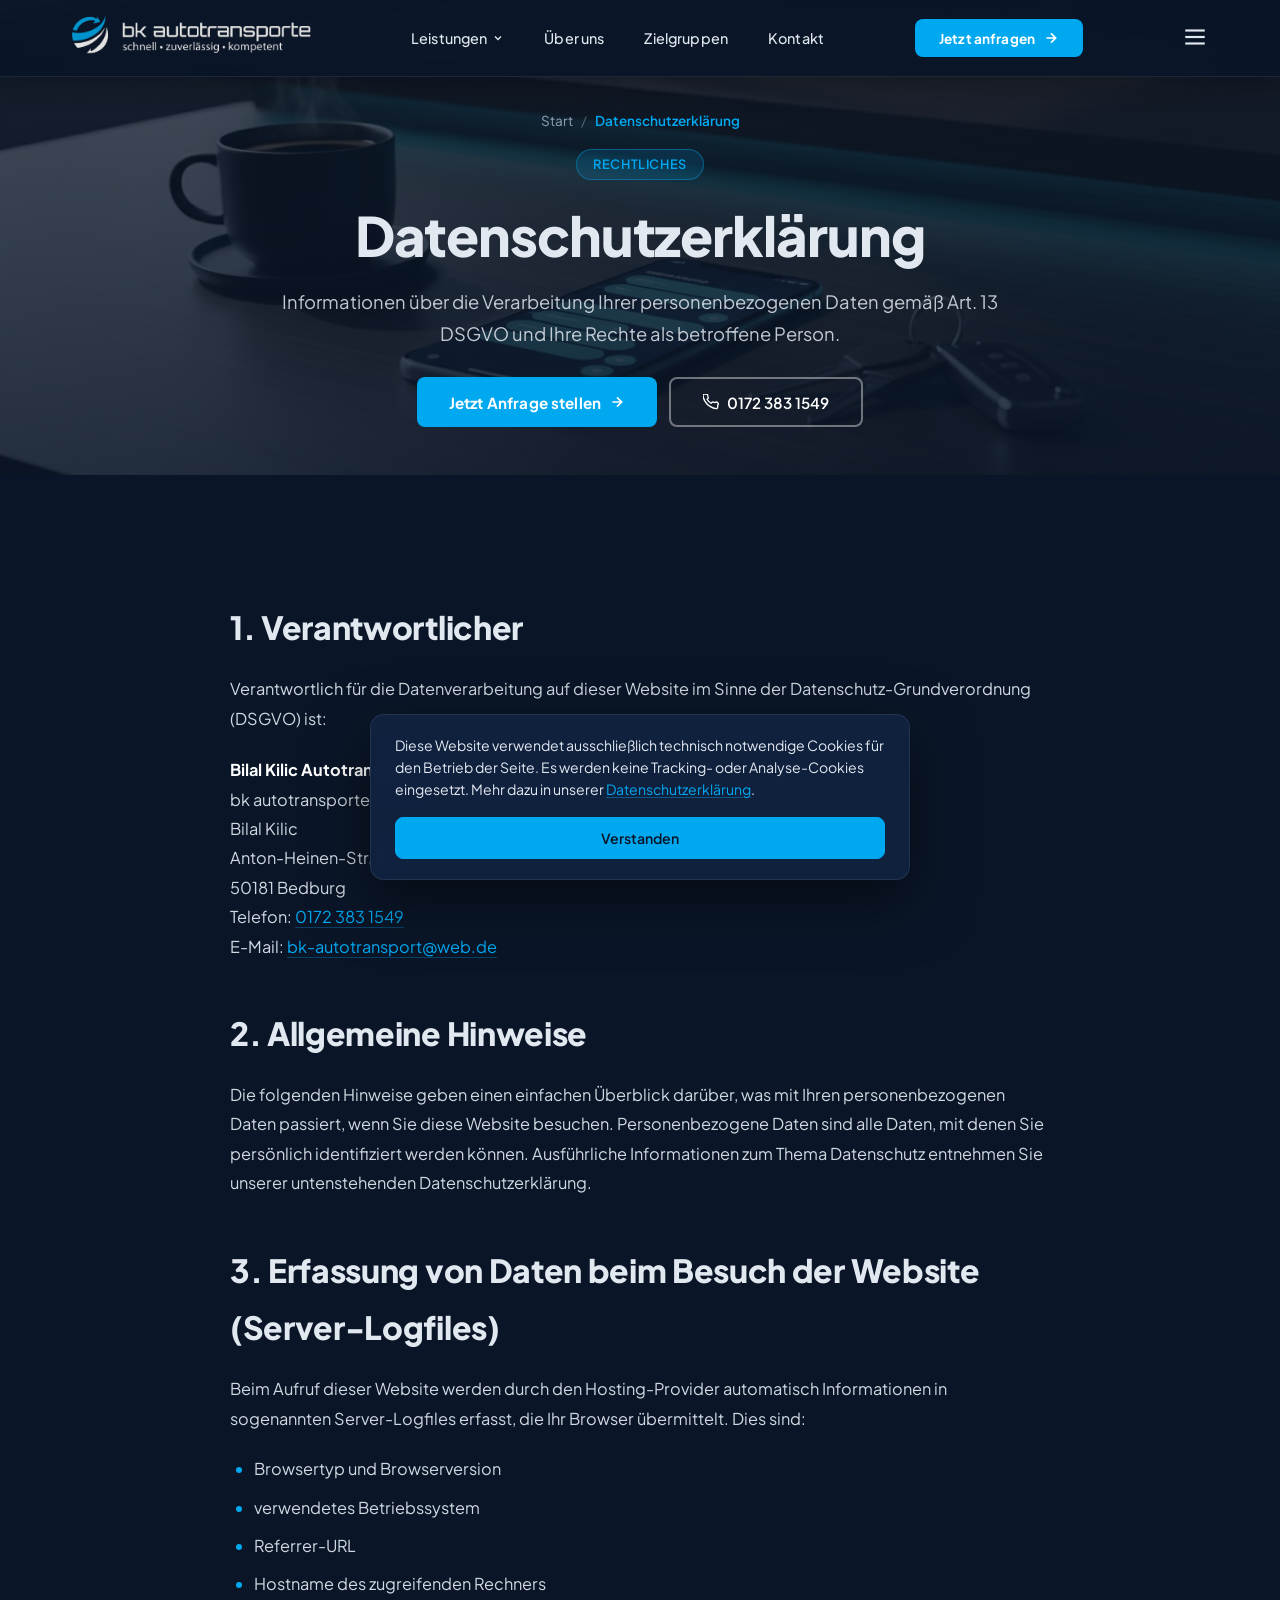
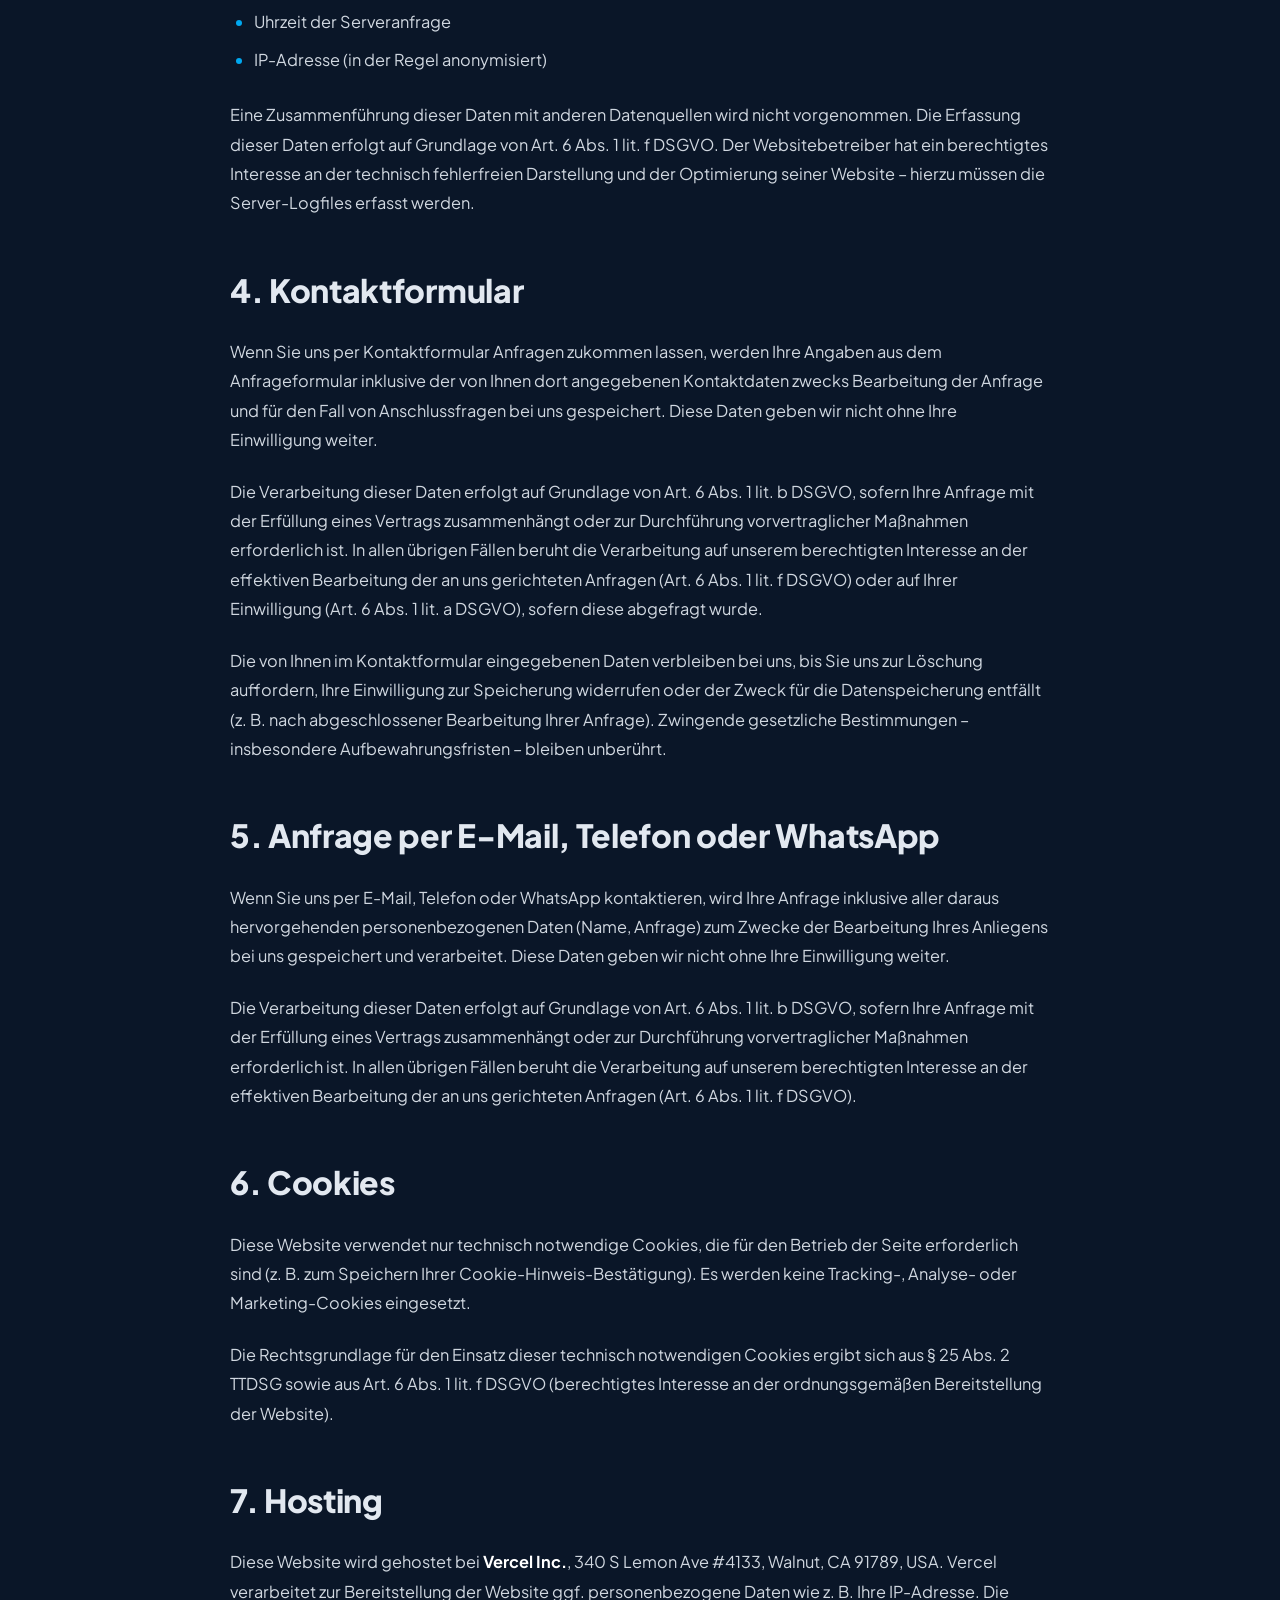
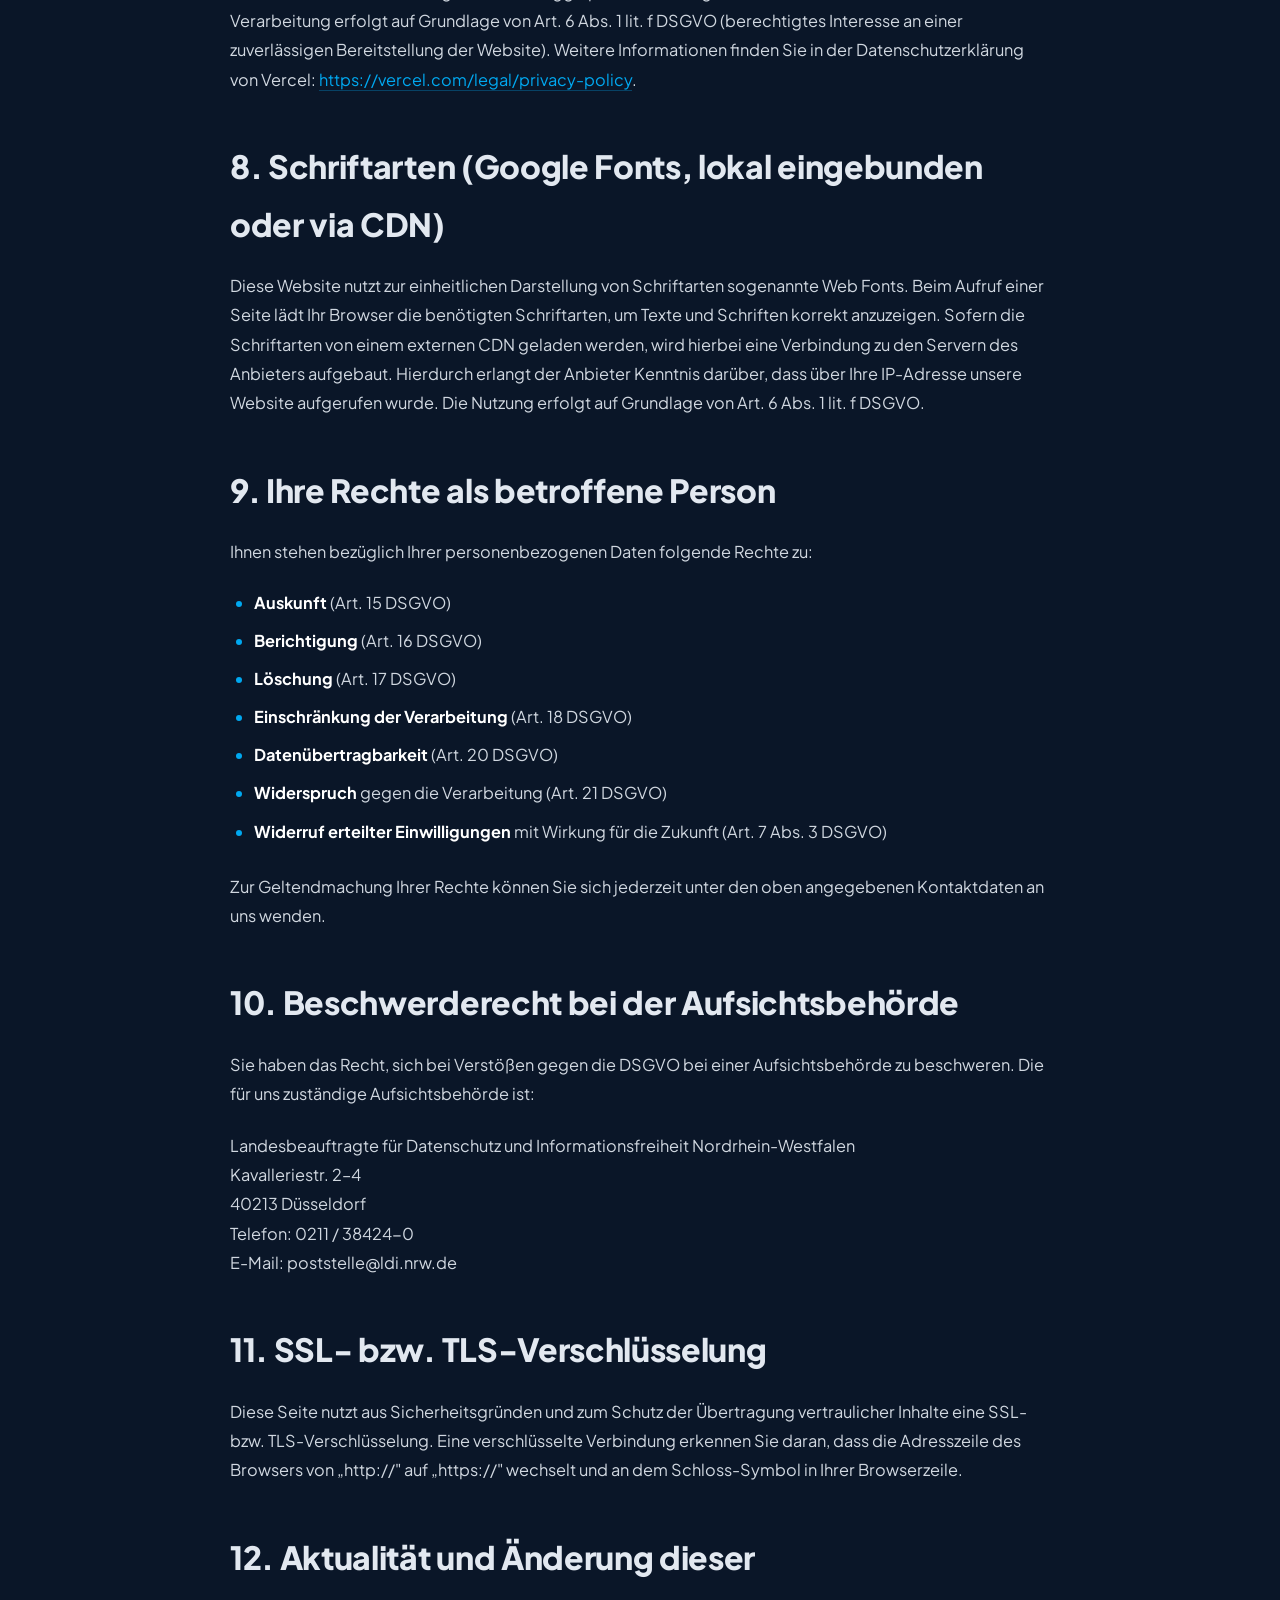
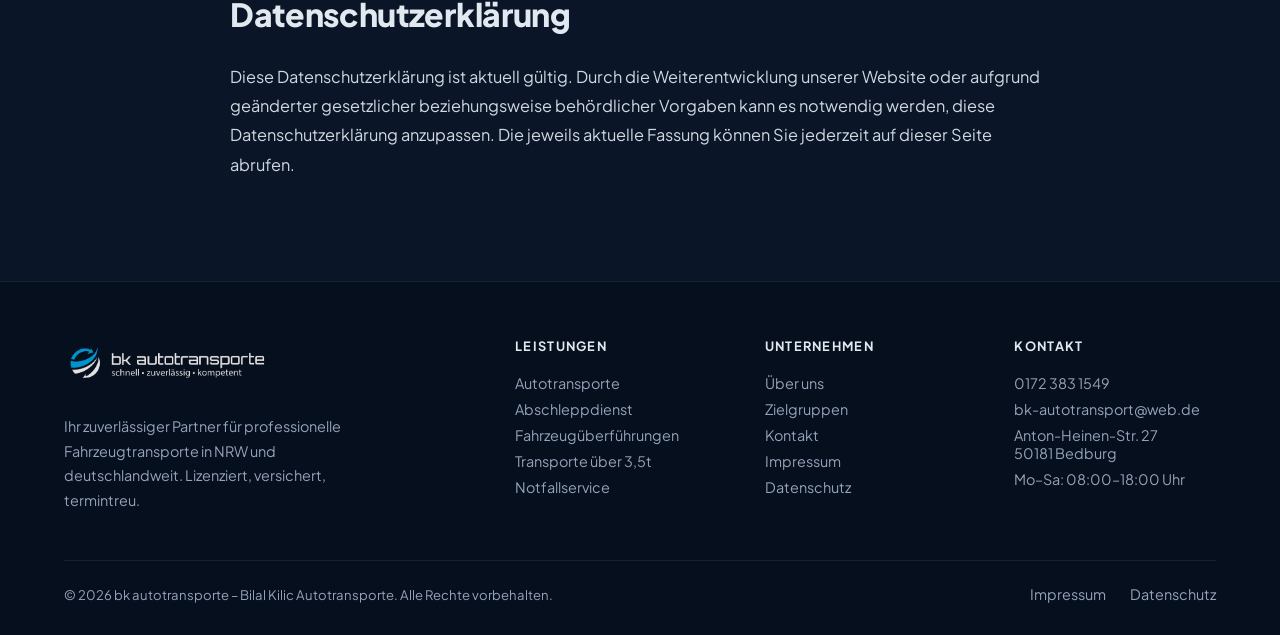
<file: datenschutz.html>
<!DOCTYPE html>
<html lang="de">
<head>
  <meta charset="UTF-8" />
  <meta name="viewport" content="width=device-width, initial-scale=1.0" />
  <title>Datenschutzerklärung | bk autotransporte</title>
  <meta name="description" content="Datenschutzerklärung von bk autotransporte gemäß DSGVO – Informationen zur Verarbeitung Ihrer personenbezogenen Daten." />
  <meta name="robots" content="index, follow" />
  <link rel="canonical" href="https://bk-autotransporte.de/datenschutz.html" />

  <meta property="og:type" content="website" />
  <meta property="og:url" content="https://bk-autotransporte.de/datenschutz.html" />
  <meta property="og:title" content="Datenschutzerklärung | bk autotransporte" />
  <meta property="og:description" content="Datenschutzerklärung von bk autotransporte gemäß DSGVO – Informationen zur Verarbeitung Ihrer personenbezogenen Daten." />
  <meta property="og:image" content="Assets/Logo mit text Transparent.png" />
  <meta name="twitter:card" content="summary_large_image" />

  <link rel="preconnect" href="https://fonts.googleapis.com" />
  <link rel="preconnect" href="https://fonts.gstatic.com" crossorigin />
  <link href="https://fonts.googleapis.com/css2?family=Plus+Jakarta+Sans:wght@300;400;500;600;700;800&display=swap" rel="stylesheet" />
  <link rel="stylesheet" href="css/style.css" />
  <link rel="icon" type="image/png" href="favicon.png" />
  <link rel="preload" as="image" href="Assets/heroes/kontakt.jpg" fetchpriority="high" />

</head>
<body>
<header id="navbar" class="solid" role="banner">
  <div class="container">
    <nav aria-label="Hauptnavigation" style="display:flex; align-items:center; justify-content:space-between;">
      <a href="index.html" aria-label="bk autotransporte Startseite" style="flex-shrink:0;">
        <img src="Assets/Logo mit text Transparent.png" alt="bk autotransporte Logo" class="logo-inverted"
             style="height:64px; width:auto; object-fit:contain;" />
      </a>
      <ul style="display:flex; gap:2.5rem; list-style:none; align-items:center;" class="hidden md:flex">
        <li class="nav-item-dropdown">
          <a href="index.html#leistungen" class="nav-link" aria-haspopup="true" aria-expanded="false">
            Leistungen
            <svg width="12" height="12" viewBox="0 0 24 24" fill="none" stroke="currentColor" stroke-width="2.5" aria-hidden="true"><path d="M6 9l6 6 6-6"/></svg>
          </a>
          <div class="nav-dropdown" role="menu">
            <a href="leistungen/autotransporte.html" class="dropdown-link">Autotransporte</a>
            <a href="leistungen/abschleppdienst.html" class="dropdown-link">Abschleppdienst</a>
            <a href="leistungen/fahrzeugueberfuehrungen.html" class="dropdown-link">Fahrzeugüberführungen</a>
            <a href="leistungen/ueberfuehrung-mit-kennzeichen.html" class="dropdown-link">Mit Kennzeichen</a>
            <a href="leistungen/ueberfuehrung-ohne-kennzeichen.html" class="dropdown-link">Ohne Kennzeichen</a>
            <a href="leistungen/transporte-ueber-3-5t.html" class="dropdown-link">Transporte über 3,5t</a>
            <a href="leistungen/individuelle-transporte.html" class="dropdown-link">Individuelle Transporte</a>
            <a href="leistungen/notfallservice.html" class="dropdown-link">Notfallservice</a>
          </div>
        </li>
        <li><a href="ueber-uns.html" class="nav-link">Über uns</a></li>
        <li><a href="zielgruppen.html" class="nav-link">Zielgruppen</a></li>
        <li><a href="kontakt.html" class="nav-link">Kontakt</a></li>
      </ul>
      <a href="kontakt.html" class="btn-primary hidden md:inline-flex" style="font-size:0.85rem; padding:0.65rem 1.5rem;">
        Jetzt anfragen
        <svg width="16" height="16" viewBox="0 0 24 24" fill="none" stroke="currentColor" stroke-width="2.5"><path d="M5 12h14M12 5l7 7-7 7"/></svg>
      </a>
      <button id="menu-toggle" aria-label="Menü öffnen" aria-expanded="false" aria-controls="mobile-menu"
              class="md:hidden cursor-pointer" style="background:none; border:none; color:var(--text); padding:0.5rem;">
        <svg id="icon-open" width="26" height="26" viewBox="0 0 24 24" fill="none" stroke="currentColor" stroke-width="2"><line x1="3" y1="6" x2="21" y2="6"/><line x1="3" y1="12" x2="21" y2="12"/><line x1="3" y1="18" x2="21" y2="18"/></svg>
        <svg id="icon-close" width="26" height="26" viewBox="0 0 24 24" fill="none" stroke="currentColor" stroke-width="2" style="display:none;"><line x1="18" y1="6" x2="6" y2="18"/><line x1="6" y1="6" x2="18" y2="18"/></svg>
      </button>
    </nav>
  </div>
</header>

<div id="mobile-menu" role="dialog" aria-modal="true" aria-label="Mobilmenü">
  <div style="display:flex; flex-direction:column; min-height:100%; padding:1.5rem;">
    <div style="display:flex; justify-content:space-between; align-items:center; margin-bottom:2rem;">
      <img src="Assets/Logo mit text Transparent.png" alt="bk autotransporte" class="logo-inverted" style="height:44px;" />
      <button id="menu-close" aria-label="Menü schließen" style="background:none; border:none; color:var(--text); cursor:pointer;">
        <svg width="28" height="28" viewBox="0 0 24 24" fill="none" stroke="currentColor" stroke-width="2"><line x1="18" y1="6" x2="6" y2="18"/><line x1="6" y1="6" x2="18" y2="18"/></svg>
      </button>
    </div>
    <nav aria-label="Mobile Navigation">
      <ul style="list-style:none; display:flex; flex-direction:column; gap:0.25rem;">
        <li>
          <a href="index.html#leistungen" class="mobile-nav-link" style="font-size:1.4rem; font-weight:700; color:var(--text); text-decoration:none; display:block; padding:0.65rem 0; border-bottom:1px solid var(--border);">Leistungen</a>
          <ul class="mobile-submenu">
            <li><a href="leistungen/autotransporte.html" class="mobile-nav-link">Autotransporte</a></li>
            <li><a href="leistungen/abschleppdienst.html" class="mobile-nav-link">Abschleppdienst</a></li>
            <li><a href="leistungen/fahrzeugueberfuehrungen.html" class="mobile-nav-link">Fahrzeugüberführungen</a></li>
            <li><a href="leistungen/ueberfuehrung-mit-kennzeichen.html" class="mobile-nav-link">Mit Kennzeichen</a></li>
            <li><a href="leistungen/ueberfuehrung-ohne-kennzeichen.html" class="mobile-nav-link">Ohne Kennzeichen</a></li>
            <li><a href="leistungen/transporte-ueber-3-5t.html" class="mobile-nav-link">Transporte über 3,5t</a></li>
            <li><a href="leistungen/individuelle-transporte.html" class="mobile-nav-link">Individuelle Transporte</a></li>
            <li><a href="leistungen/notfallservice.html" class="mobile-nav-link">Notfallservice</a></li>
          </ul>
        </li>
        <li><a href="ueber-uns.html" class="mobile-nav-link" style="font-size:1.4rem; font-weight:700; color:var(--text); text-decoration:none; display:block; padding:0.65rem 0; border-bottom:1px solid var(--border);">Über uns</a></li>
        <li><a href="zielgruppen.html" class="mobile-nav-link" style="font-size:1.4rem; font-weight:700; color:var(--text); text-decoration:none; display:block; padding:0.65rem 0; border-bottom:1px solid var(--border);">Zielgruppen</a></li>
        <li><a href="kontakt.html" class="mobile-nav-link" style="font-size:1.4rem; font-weight:700; color:var(--text); text-decoration:none; display:block; padding:0.65rem 0; border-bottom:1px solid var(--border);">Kontakt</a></li>
      </ul>
    </nav>
    <div style="margin-top:auto; display:flex; flex-direction:column; gap:1rem; padding-top:2rem;">
      <a href="tel:+491723831549" class="btn-primary" style="justify-content:center;">📞 0172 383 1549</a>
      <a href="kontakt.html" class="btn-secondary" style="text-align:center; justify-content:center;">Anfrage stellen</a>
    </div>
  </div>
</div>
<main>
<section class="sub-hero" aria-label="Hero">
  <div class="sub-hero-bg" aria-hidden="true">
    <img src="Assets/heroes/kontakt.jpg" alt="" loading="eager" fetchpriority="high" decoding="async" />
  </div>
  <div class="sub-hero-overlay" aria-hidden="true"></div>
  <div class="sub-hero-content">
    <nav class="breadcrumbs" aria-label="Brotkrumen-Navigation"><a href="index.html">Start</a><span class="sep">/</span><span class="current">Datenschutzerklärung</span></nav>
    <div class="hero-badge">Rechtliches</div>
    <h1>Datenschutzerklärung</h1>
    <p class="lead">Informationen über die Verarbeitung Ihrer personenbezogenen Daten gemäß Art. 13 DSGVO und Ihre Rechte als betroffene Person.</p>
    <div style="display:flex; gap:0.75rem; justify-content:center; flex-wrap:wrap;">
      <a href="kontakt.html" class="btn-primary">Jetzt Anfrage stellen
        <svg width="16" height="16" viewBox="0 0 24 24" fill="none" stroke="currentColor" stroke-width="2.5"><path d="M5 12h14M12 5l7 7-7 7"/></svg>
      </a>
      <a href="tel:+491723831549" class="btn-secondary">
        <svg width="16" height="16" viewBox="0 0 24 24" fill="none" stroke="currentColor" stroke-width="2"><path d="M22 16.92v3a2 2 0 01-2.18 2 19.79 19.79 0 01-8.63-3.07A19.5 19.5 0 013.07 11a19.79 19.79 0 01-3.07-8.67A2 2 0 012 .18h3a2 2 0 012 1.72c.127.96.361 1.903.7 2.81a2 2 0 01-.45 2.11L6.09 7.91a16 16 0 006 6l1.27-1.27a2 2 0 012.11-.45c.907.339 1.85.573 2.81.7A2 2 0 0122 16.92z"/></svg>
        0172 383 1549
      </a>
    </div>
  </div>
</section>

<section><div class="container-narrow">
  <div class="article-content">

    <h2>1. Verantwortlicher</h2>
    <p>Verantwortlich für die Datenverarbeitung auf dieser Website im Sinne der Datenschutz-Grundverordnung (DSGVO) ist:</p>
    <p>
      <strong>Bilal Kilic Autotransporte</strong><br>
      bk autotransporte<br>
      Bilal Kilic<br>
      Anton-Heinen-Str. 27<br>
      50181 Bedburg<br>
      Telefon: <a href="tel:+491723831549">0172 383 1549</a><br>
      E-Mail: <a href="mailto:bk-autotransport@web.de">bk-autotransport@web.de</a>
    </p>

    <h2>2. Allgemeine Hinweise</h2>
    <p>Die folgenden Hinweise geben einen einfachen Überblick darüber, was mit Ihren personenbezogenen Daten passiert, wenn Sie diese Website besuchen. Personenbezogene Daten sind alle Daten, mit denen Sie persönlich identifiziert werden können. Ausführliche Informationen zum Thema Datenschutz entnehmen Sie unserer untenstehenden Datenschutzerklärung.</p>

    <h2>3. Erfassung von Daten beim Besuch der Website (Server-Logfiles)</h2>
    <p>Beim Aufruf dieser Website werden durch den Hosting-Provider automatisch Informationen in sogenannten Server-Logfiles erfasst, die Ihr Browser übermittelt. Dies sind:</p>
    <ul>
      <li>Browsertyp und Browserversion</li>
      <li>verwendetes Betriebssystem</li>
      <li>Referrer-URL</li>
      <li>Hostname des zugreifenden Rechners</li>
      <li>Uhrzeit der Serveranfrage</li>
      <li>IP-Adresse (in der Regel anonymisiert)</li>
    </ul>
    <p>Eine Zusammenführung dieser Daten mit anderen Datenquellen wird nicht vorgenommen. Die Erfassung dieser Daten erfolgt auf Grundlage von Art. 6 Abs. 1 lit. f DSGVO. Der Websitebetreiber hat ein berechtigtes Interesse an der technisch fehlerfreien Darstellung und der Optimierung seiner Website – hierzu müssen die Server-Logfiles erfasst werden.</p>

    <h2>4. Kontaktformular</h2>
    <p>Wenn Sie uns per Kontaktformular Anfragen zukommen lassen, werden Ihre Angaben aus dem Anfrageformular inklusive der von Ihnen dort angegebenen Kontaktdaten zwecks Bearbeitung der Anfrage und für den Fall von Anschlussfragen bei uns gespeichert. Diese Daten geben wir nicht ohne Ihre Einwilligung weiter.</p>
    <p>Die Verarbeitung dieser Daten erfolgt auf Grundlage von Art. 6 Abs. 1 lit. b DSGVO, sofern Ihre Anfrage mit der Erfüllung eines Vertrags zusammenhängt oder zur Durchführung vorvertraglicher Maßnahmen erforderlich ist. In allen übrigen Fällen beruht die Verarbeitung auf unserem berechtigten Interesse an der effektiven Bearbeitung der an uns gerichteten Anfragen (Art. 6 Abs. 1 lit. f DSGVO) oder auf Ihrer Einwilligung (Art. 6 Abs. 1 lit. a DSGVO), sofern diese abgefragt wurde.</p>
    <p>Die von Ihnen im Kontaktformular eingegebenen Daten verbleiben bei uns, bis Sie uns zur Löschung auffordern, Ihre Einwilligung zur Speicherung widerrufen oder der Zweck für die Datenspeicherung entfällt (z. B. nach abgeschlossener Bearbeitung Ihrer Anfrage). Zwingende gesetzliche Bestimmungen – insbesondere Aufbewahrungsfristen – bleiben unberührt.</p>

    <h2>5. Anfrage per E-Mail, Telefon oder WhatsApp</h2>
    <p>Wenn Sie uns per E-Mail, Telefon oder WhatsApp kontaktieren, wird Ihre Anfrage inklusive aller daraus hervorgehenden personenbezogenen Daten (Name, Anfrage) zum Zwecke der Bearbeitung Ihres Anliegens bei uns gespeichert und verarbeitet. Diese Daten geben wir nicht ohne Ihre Einwilligung weiter.</p>
    <p>Die Verarbeitung dieser Daten erfolgt auf Grundlage von Art. 6 Abs. 1 lit. b DSGVO, sofern Ihre Anfrage mit der Erfüllung eines Vertrags zusammenhängt oder zur Durchführung vorvertraglicher Maßnahmen erforderlich ist. In allen übrigen Fällen beruht die Verarbeitung auf unserem berechtigten Interesse an der effektiven Bearbeitung der an uns gerichteten Anfragen (Art. 6 Abs. 1 lit. f DSGVO).</p>

    <h2>6. Cookies</h2>
    <p>Diese Website verwendet nur technisch notwendige Cookies, die für den Betrieb der Seite erforderlich sind (z. B. zum Speichern Ihrer Cookie-Hinweis-Bestätigung). Es werden keine Tracking-, Analyse- oder Marketing-Cookies eingesetzt.</p>
    <p>Die Rechtsgrundlage für den Einsatz dieser technisch notwendigen Cookies ergibt sich aus § 25 Abs. 2 TTDSG sowie aus Art. 6 Abs. 1 lit. f DSGVO (berechtigtes Interesse an der ordnungsgemäßen Bereitstellung der Website).</p>

    <h2>7. Hosting</h2>
    <p>Diese Website wird gehostet bei <strong>Vercel Inc.</strong>, 340 S Lemon Ave #4133, Walnut, CA 91789, USA. Vercel verarbeitet zur Bereitstellung der Website ggf. personenbezogene Daten wie z. B. Ihre IP-Adresse. Die Verarbeitung erfolgt auf Grundlage von Art. 6 Abs. 1 lit. f DSGVO (berechtigtes Interesse an einer zuverlässigen Bereitstellung der Website). Weitere Informationen finden Sie in der Datenschutzerklärung von Vercel: <a href="https://vercel.com/legal/privacy-policy" target="_blank" rel="noopener noreferrer">https://vercel.com/legal/privacy-policy</a>.</p>

    <h2>8. Schriftarten (Google Fonts, lokal eingebunden oder via CDN)</h2>
    <p>Diese Website nutzt zur einheitlichen Darstellung von Schriftarten sogenannte Web Fonts. Beim Aufruf einer Seite lädt Ihr Browser die benötigten Schriftarten, um Texte und Schriften korrekt anzuzeigen. Sofern die Schriftarten von einem externen CDN geladen werden, wird hierbei eine Verbindung zu den Servern des Anbieters aufgebaut. Hierdurch erlangt der Anbieter Kenntnis darüber, dass über Ihre IP-Adresse unsere Website aufgerufen wurde. Die Nutzung erfolgt auf Grundlage von Art. 6 Abs. 1 lit. f DSGVO.</p>

    <h2>9. Ihre Rechte als betroffene Person</h2>
    <p>Ihnen stehen bezüglich Ihrer personenbezogenen Daten folgende Rechte zu:</p>
    <ul>
      <li><strong>Auskunft</strong> (Art. 15 DSGVO)</li>
      <li><strong>Berichtigung</strong> (Art. 16 DSGVO)</li>
      <li><strong>Löschung</strong> (Art. 17 DSGVO)</li>
      <li><strong>Einschränkung der Verarbeitung</strong> (Art. 18 DSGVO)</li>
      <li><strong>Datenübertragbarkeit</strong> (Art. 20 DSGVO)</li>
      <li><strong>Widerspruch</strong> gegen die Verarbeitung (Art. 21 DSGVO)</li>
      <li><strong>Widerruf erteilter Einwilligungen</strong> mit Wirkung für die Zukunft (Art. 7 Abs. 3 DSGVO)</li>
    </ul>
    <p>Zur Geltendmachung Ihrer Rechte können Sie sich jederzeit unter den oben angegebenen Kontaktdaten an uns wenden.</p>

    <h2>10. Beschwerderecht bei der Aufsichtsbehörde</h2>
    <p>Sie haben das Recht, sich bei Verstößen gegen die DSGVO bei einer Aufsichtsbehörde zu beschweren. Die für uns zuständige Aufsichtsbehörde ist:</p>
    <p>
      Landesbeauftragte für Datenschutz und Informationsfreiheit Nordrhein-Westfalen<br>
      Kavalleriestr. 2–4<br>
      40213 Düsseldorf<br>
      Telefon: 0211 / 38424-0<br>
      E-Mail: poststelle@ldi.nrw.de
    </p>

    <h2>11. SSL- bzw. TLS-Verschlüsselung</h2>
    <p>Diese Seite nutzt aus Sicherheitsgründen und zum Schutz der Übertragung vertraulicher Inhalte eine SSL- bzw. TLS-Verschlüsselung. Eine verschlüsselte Verbindung erkennen Sie daran, dass die Adresszeile des Browsers von „http://" auf „https://" wechselt und an dem Schloss-Symbol in Ihrer Browserzeile.</p>

    <h2>12. Aktualität und Änderung dieser Datenschutzerklärung</h2>
    <p>Diese Datenschutzerklärung ist aktuell gültig. Durch die Weiterentwicklung unserer Website oder aufgrund geänderter gesetzlicher beziehungsweise behördlicher Vorgaben kann es notwendig werden, diese Datenschutzerklärung anzupassen. Die jeweils aktuelle Fassung können Sie jederzeit auf dieser Seite abrufen.</p>

  </div>
</div></section>
</main>
<footer role="contentinfo">
  <div class="container" style="padding-top:3.5rem; padding-bottom:2rem;">
    <div class="footer-grid">
      <div>
        <img src="Assets/Logo mit text Transparent.png" alt="bk autotransporte" class="logo-inverted" style="height:52px; width:auto; margin-bottom:1.25rem;" />
        <p style="font-size:0.9rem; color:var(--muted); line-height:1.7; max-width:300px;">
          Ihr zuverlässiger Partner für professionelle Fahrzeugtransporte in NRW und deutschlandweit. Lizenziert, versichert, termintreu.
        </p>
      </div>
      <nav aria-label="Footer Leistungen">
        <h3 style="font-size:0.8rem; font-weight:700; text-transform:uppercase; letter-spacing:0.1em; color:var(--text); margin-bottom:1.25rem;">Leistungen</h3>
        <a href="leistungen/autotransporte.html" class="footer-link">Autotransporte</a>
        <a href="leistungen/abschleppdienst.html" class="footer-link">Abschleppdienst</a>
        <a href="leistungen/fahrzeugueberfuehrungen.html" class="footer-link">Fahrzeugüberführungen</a>
        <a href="leistungen/transporte-ueber-3-5t.html" class="footer-link">Transporte über 3,5t</a>
        <a href="leistungen/notfallservice.html" class="footer-link">Notfallservice</a>
      </nav>
      <nav aria-label="Footer Unternehmen">
        <h3 style="font-size:0.8rem; font-weight:700; text-transform:uppercase; letter-spacing:0.1em; color:var(--text); margin-bottom:1.25rem;">Unternehmen</h3>
        <a href="ueber-uns.html" class="footer-link">Über uns</a>
        <a href="zielgruppen.html" class="footer-link">Zielgruppen</a>
        <a href="kontakt.html" class="footer-link">Kontakt</a>
        <a href="impressum.html" class="footer-link">Impressum</a>
        <a href="datenschutz.html" class="footer-link">Datenschutz</a>
      </nav>
      <address style="font-style:normal;">
        <h3 style="font-size:0.8rem; font-weight:700; text-transform:uppercase; letter-spacing:0.1em; color:var(--text); margin-bottom:1.25rem;">Kontakt</h3>
        <a href="tel:+491723831549" class="footer-link">0172 383 1549</a>
        <a href="mailto:bk-autotransport@web.de" class="footer-link">bk-autotransport@web.de</a>
        <p class="footer-link" style="cursor:default;">Anton-Heinen-Str. 27<br />50181 Bedburg</p>
        <p class="footer-link" style="cursor:default;">Mo–Sa: 08:00–18:00 Uhr</p>
      </address>
    </div>
    <div style="border-top:1px solid var(--border); padding-top:1.5rem; display:flex; justify-content:space-between; align-items:center; flex-wrap:wrap; gap:1rem;">
      <p style="font-size:0.82rem; color:var(--muted);">© 2026 bk autotransporte – Bilal Kilic Autotransporte. Alle Rechte vorbehalten.</p>
      <div style="display:flex; gap:1.5rem;">
        <a href="impressum.html" class="footer-link" style="margin:0;">Impressum</a>
        <a href="datenschutz.html" class="footer-link" style="margin:0;">Datenschutz</a>
      </div>
    </div>
  </div>
</footer>

<!-- Cookie Banner -->
<div id="cookie-banner" role="dialog" aria-live="polite" aria-label="Cookie-Hinweis">
  <p class="cookie-banner-text">
    Diese Website verwendet ausschließlich technisch notwendige Cookies für den Betrieb der Seite. Es werden keine Tracking- oder Analyse-Cookies eingesetzt. Mehr dazu in unserer <a href="datenschutz.html">Datenschutzerklärung</a>.
  </p>
  <div class="cookie-banner-actions">
    <button class="cookie-banner-btn primary" id="cookie-accept" type="button">Verstanden</button>
  </div>
</div>
<script>
(function() {
  // Cookie Banner
  try {
    var COOKIE_KEY = 'bk_cookie_consent';
    var banner = document.getElementById('cookie-banner');
    var acceptBtn = document.getElementById('cookie-accept');
    if (banner && !localStorage.getItem(COOKIE_KEY)) {
      setTimeout(function(){ banner.classList.add('visible'); }, 600);
    }
    if (acceptBtn) {
      acceptBtn.addEventListener('click', function(){
        try { localStorage.setItem(COOKIE_KEY, '1'); } catch(e) {}
        if (banner) banner.classList.remove('visible');
      });
    }
  } catch(e) {}

  // Mobile Menu
  var menuToggle = document.getElementById('menu-toggle');
  var menuClose  = document.getElementById('menu-close');
  var mobileMenu = document.getElementById('mobile-menu');
  var iconOpen   = document.getElementById('icon-open');
  var iconClose  = document.getElementById('icon-close');

  function openMenu() {
    mobileMenu.classList.add('open');
    document.body.style.overflow = 'hidden';
    menuToggle.setAttribute('aria-expanded', 'true');
    if (iconOpen)  iconOpen.style.display  = 'none';
    if (iconClose) iconClose.style.display = 'block';
  }
  function closeMenu() {
    mobileMenu.classList.remove('open');
    document.body.style.overflow = '';
    menuToggle.setAttribute('aria-expanded', 'false');
    if (iconOpen)  iconOpen.style.display  = 'block';
    if (iconClose) iconClose.style.display = 'none';
  }
  if (menuToggle) menuToggle.addEventListener('click', openMenu);
  if (menuClose)  menuClose.addEventListener('click', closeMenu);
  document.querySelectorAll('.mobile-nav-link').forEach(function(l){ l.addEventListener('click', closeMenu); });
  document.addEventListener('keydown', function(e){ if (e.key === 'Escape') closeMenu(); });

  // Scroll Shadow
  var navbar = document.getElementById('navbar');
  if (navbar && !navbar.classList.contains('solid')) {
    function handleScroll(){
      if (window.scrollY > 50) navbar.classList.add('scrolled');
      else navbar.classList.remove('scrolled');
    }
    window.addEventListener('scroll', handleScroll, { passive: true });
  }

  // Fade Up Animation
  var fadeEls = document.querySelectorAll('.fade-up');
  var obs = new IntersectionObserver(function(entries){
    entries.forEach(function(e){
      if (e.isIntersecting){ e.target.classList.add('visible'); obs.unobserve(e.target); }
    });
  }, { threshold: 0.12, rootMargin: '0px 0px -40px 0px' });
  fadeEls.forEach(function(el){ obs.observe(el); });

})();
</script>
</body>
</html>
</file>
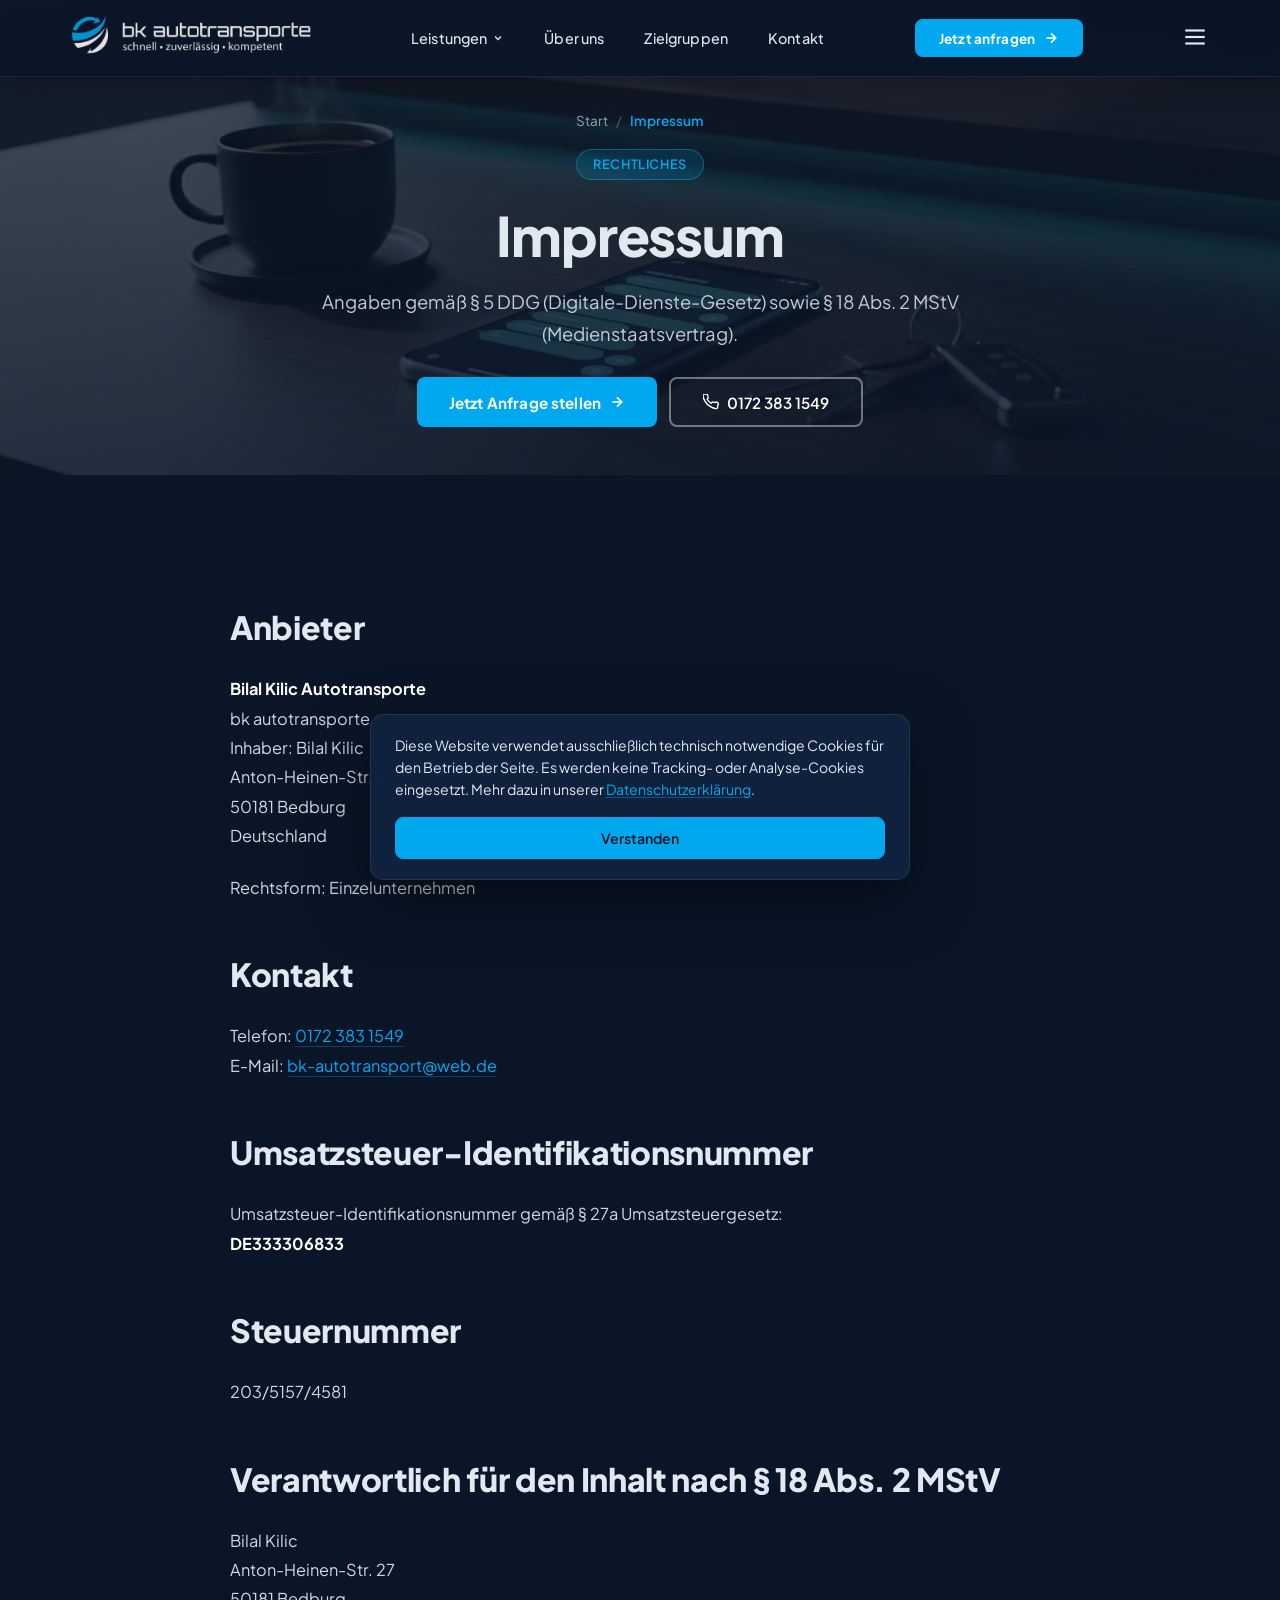
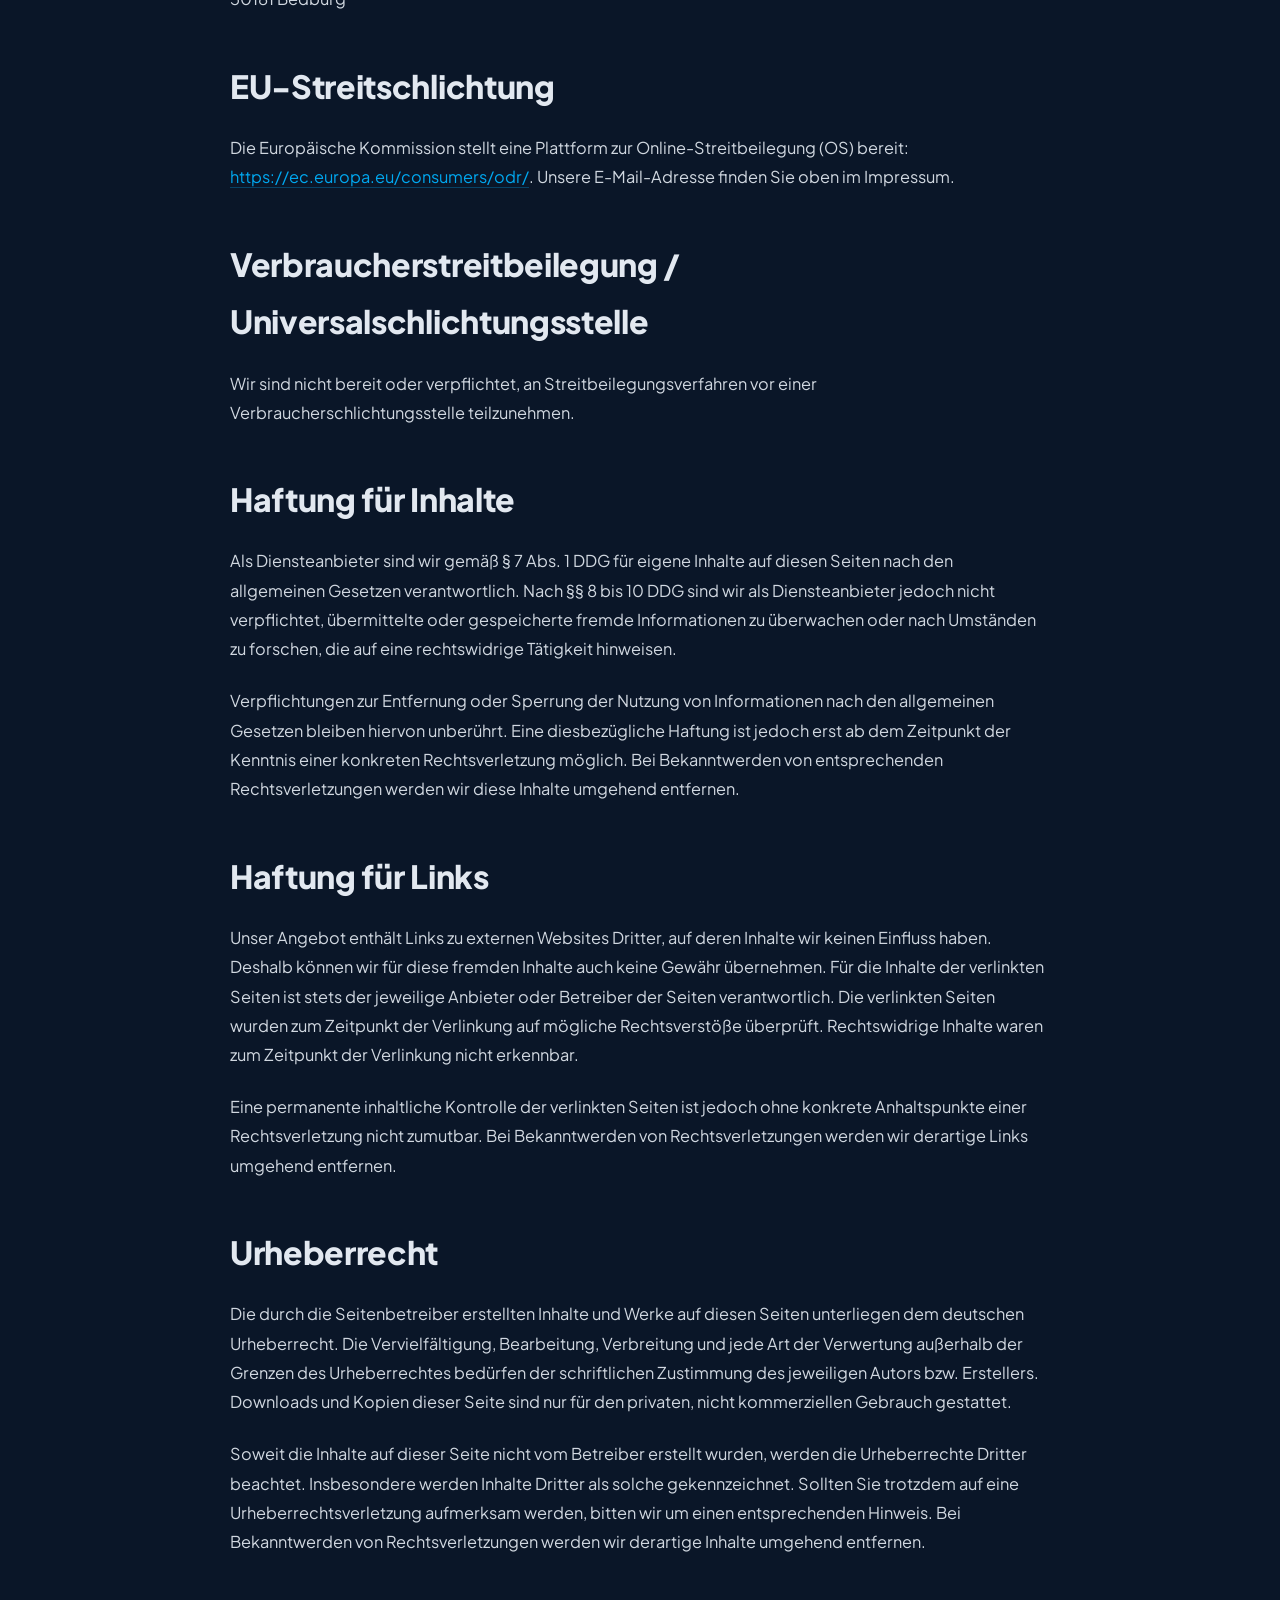
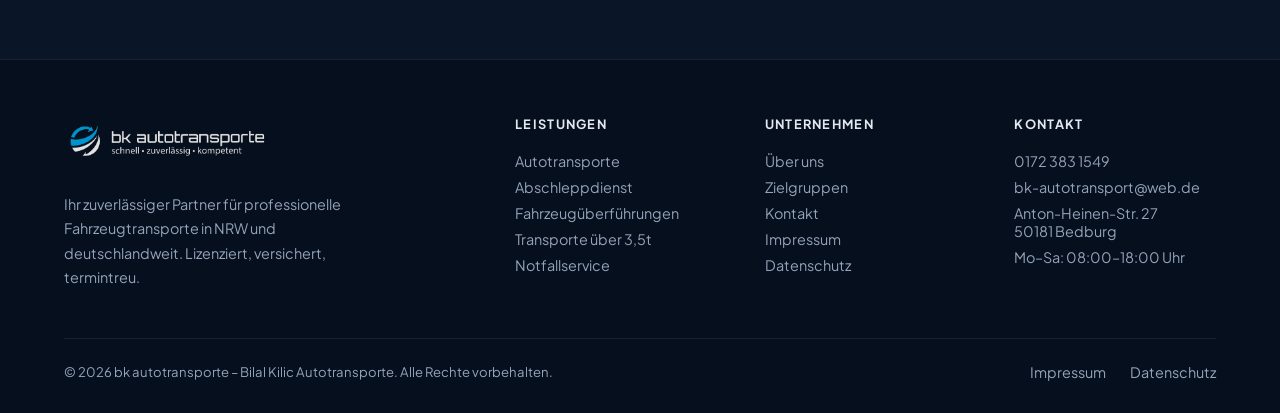
<file: impressum.html>
<!DOCTYPE html>
<html lang="de">
<head>
  <meta charset="UTF-8" />
  <meta name="viewport" content="width=device-width, initial-scale=1.0" />
  <title>Impressum | bk autotransporte</title>
  <meta name="description" content="Impressum und rechtliche Angaben von bk autotransporte – Bilal Kilic Autotransporte, Bedburg, NRW." />
  <meta name="robots" content="index, follow" />
  <link rel="canonical" href="https://bk-autotransporte.de/impressum.html" />

  <meta property="og:type" content="website" />
  <meta property="og:url" content="https://bk-autotransporte.de/impressum.html" />
  <meta property="og:title" content="Impressum | bk autotransporte" />
  <meta property="og:description" content="Impressum und rechtliche Angaben von bk autotransporte – Bilal Kilic Autotransporte, Bedburg, NRW." />
  <meta property="og:image" content="Assets/Logo mit text Transparent.png" />
  <meta name="twitter:card" content="summary_large_image" />

  <link rel="preconnect" href="https://fonts.googleapis.com" />
  <link rel="preconnect" href="https://fonts.gstatic.com" crossorigin />
  <link href="https://fonts.googleapis.com/css2?family=Plus+Jakarta+Sans:wght@300;400;500;600;700;800&display=swap" rel="stylesheet" />
  <link rel="stylesheet" href="css/style.css" />
  <link rel="icon" type="image/png" href="favicon.png" />
  <link rel="preload" as="image" href="Assets/heroes/kontakt.jpg" fetchpriority="high" />

</head>
<body>
<header id="navbar" class="solid" role="banner">
  <div class="container">
    <nav aria-label="Hauptnavigation" style="display:flex; align-items:center; justify-content:space-between;">
      <a href="index.html" aria-label="bk autotransporte Startseite" style="flex-shrink:0;">
        <img src="Assets/Logo mit text Transparent.png" alt="bk autotransporte Logo" class="logo-inverted"
             style="height:64px; width:auto; object-fit:contain;" />
      </a>
      <ul style="display:flex; gap:2.5rem; list-style:none; align-items:center;" class="hidden md:flex">
        <li class="nav-item-dropdown">
          <a href="index.html#leistungen" class="nav-link" aria-haspopup="true" aria-expanded="false">
            Leistungen
            <svg width="12" height="12" viewBox="0 0 24 24" fill="none" stroke="currentColor" stroke-width="2.5" aria-hidden="true"><path d="M6 9l6 6 6-6"/></svg>
          </a>
          <div class="nav-dropdown" role="menu">
            <a href="leistungen/autotransporte.html" class="dropdown-link">Autotransporte</a>
            <a href="leistungen/abschleppdienst.html" class="dropdown-link">Abschleppdienst</a>
            <a href="leistungen/fahrzeugueberfuehrungen.html" class="dropdown-link">Fahrzeugüberführungen</a>
            <a href="leistungen/ueberfuehrung-mit-kennzeichen.html" class="dropdown-link">Mit Kennzeichen</a>
            <a href="leistungen/ueberfuehrung-ohne-kennzeichen.html" class="dropdown-link">Ohne Kennzeichen</a>
            <a href="leistungen/transporte-ueber-3-5t.html" class="dropdown-link">Transporte über 3,5t</a>
            <a href="leistungen/individuelle-transporte.html" class="dropdown-link">Individuelle Transporte</a>
            <a href="leistungen/notfallservice.html" class="dropdown-link">Notfallservice</a>
          </div>
        </li>
        <li><a href="ueber-uns.html" class="nav-link">Über uns</a></li>
        <li><a href="zielgruppen.html" class="nav-link">Zielgruppen</a></li>
        <li><a href="kontakt.html" class="nav-link">Kontakt</a></li>
      </ul>
      <a href="kontakt.html" class="btn-primary hidden md:inline-flex" style="font-size:0.85rem; padding:0.65rem 1.5rem;">
        Jetzt anfragen
        <svg width="16" height="16" viewBox="0 0 24 24" fill="none" stroke="currentColor" stroke-width="2.5"><path d="M5 12h14M12 5l7 7-7 7"/></svg>
      </a>
      <button id="menu-toggle" aria-label="Menü öffnen" aria-expanded="false" aria-controls="mobile-menu"
              class="md:hidden cursor-pointer" style="background:none; border:none; color:var(--text); padding:0.5rem;">
        <svg id="icon-open" width="26" height="26" viewBox="0 0 24 24" fill="none" stroke="currentColor" stroke-width="2"><line x1="3" y1="6" x2="21" y2="6"/><line x1="3" y1="12" x2="21" y2="12"/><line x1="3" y1="18" x2="21" y2="18"/></svg>
        <svg id="icon-close" width="26" height="26" viewBox="0 0 24 24" fill="none" stroke="currentColor" stroke-width="2" style="display:none;"><line x1="18" y1="6" x2="6" y2="18"/><line x1="6" y1="6" x2="18" y2="18"/></svg>
      </button>
    </nav>
  </div>
</header>

<div id="mobile-menu" role="dialog" aria-modal="true" aria-label="Mobilmenü">
  <div style="display:flex; flex-direction:column; min-height:100%; padding:1.5rem;">
    <div style="display:flex; justify-content:space-between; align-items:center; margin-bottom:2rem;">
      <img src="Assets/Logo mit text Transparent.png" alt="bk autotransporte" class="logo-inverted" style="height:44px;" />
      <button id="menu-close" aria-label="Menü schließen" style="background:none; border:none; color:var(--text); cursor:pointer;">
        <svg width="28" height="28" viewBox="0 0 24 24" fill="none" stroke="currentColor" stroke-width="2"><line x1="18" y1="6" x2="6" y2="18"/><line x1="6" y1="6" x2="18" y2="18"/></svg>
      </button>
    </div>
    <nav aria-label="Mobile Navigation">
      <ul style="list-style:none; display:flex; flex-direction:column; gap:0.25rem;">
        <li>
          <a href="index.html#leistungen" class="mobile-nav-link" style="font-size:1.4rem; font-weight:700; color:var(--text); text-decoration:none; display:block; padding:0.65rem 0; border-bottom:1px solid var(--border);">Leistungen</a>
          <ul class="mobile-submenu">
            <li><a href="leistungen/autotransporte.html" class="mobile-nav-link">Autotransporte</a></li>
            <li><a href="leistungen/abschleppdienst.html" class="mobile-nav-link">Abschleppdienst</a></li>
            <li><a href="leistungen/fahrzeugueberfuehrungen.html" class="mobile-nav-link">Fahrzeugüberführungen</a></li>
            <li><a href="leistungen/ueberfuehrung-mit-kennzeichen.html" class="mobile-nav-link">Mit Kennzeichen</a></li>
            <li><a href="leistungen/ueberfuehrung-ohne-kennzeichen.html" class="mobile-nav-link">Ohne Kennzeichen</a></li>
            <li><a href="leistungen/transporte-ueber-3-5t.html" class="mobile-nav-link">Transporte über 3,5t</a></li>
            <li><a href="leistungen/individuelle-transporte.html" class="mobile-nav-link">Individuelle Transporte</a></li>
            <li><a href="leistungen/notfallservice.html" class="mobile-nav-link">Notfallservice</a></li>
          </ul>
        </li>
        <li><a href="ueber-uns.html" class="mobile-nav-link" style="font-size:1.4rem; font-weight:700; color:var(--text); text-decoration:none; display:block; padding:0.65rem 0; border-bottom:1px solid var(--border);">Über uns</a></li>
        <li><a href="zielgruppen.html" class="mobile-nav-link" style="font-size:1.4rem; font-weight:700; color:var(--text); text-decoration:none; display:block; padding:0.65rem 0; border-bottom:1px solid var(--border);">Zielgruppen</a></li>
        <li><a href="kontakt.html" class="mobile-nav-link" style="font-size:1.4rem; font-weight:700; color:var(--text); text-decoration:none; display:block; padding:0.65rem 0; border-bottom:1px solid var(--border);">Kontakt</a></li>
      </ul>
    </nav>
    <div style="margin-top:auto; display:flex; flex-direction:column; gap:1rem; padding-top:2rem;">
      <a href="tel:+491723831549" class="btn-primary" style="justify-content:center;">📞 0172 383 1549</a>
      <a href="kontakt.html" class="btn-secondary" style="text-align:center; justify-content:center;">Anfrage stellen</a>
    </div>
  </div>
</div>
<main>
<section class="sub-hero" aria-label="Hero">
  <div class="sub-hero-bg" aria-hidden="true">
    <img src="Assets/heroes/kontakt.jpg" alt="" loading="eager" fetchpriority="high" decoding="async" />
  </div>
  <div class="sub-hero-overlay" aria-hidden="true"></div>
  <div class="sub-hero-content">
    <nav class="breadcrumbs" aria-label="Brotkrumen-Navigation"><a href="index.html">Start</a><span class="sep">/</span><span class="current">Impressum</span></nav>
    <div class="hero-badge">Rechtliches</div>
    <h1>Impressum</h1>
    <p class="lead">Angaben gemäß § 5 DDG (Digitale-Dienste-Gesetz) sowie § 18 Abs. 2 MStV (Medienstaatsvertrag).</p>
    <div style="display:flex; gap:0.75rem; justify-content:center; flex-wrap:wrap;">
      <a href="kontakt.html" class="btn-primary">Jetzt Anfrage stellen
        <svg width="16" height="16" viewBox="0 0 24 24" fill="none" stroke="currentColor" stroke-width="2.5"><path d="M5 12h14M12 5l7 7-7 7"/></svg>
      </a>
      <a href="tel:+491723831549" class="btn-secondary">
        <svg width="16" height="16" viewBox="0 0 24 24" fill="none" stroke="currentColor" stroke-width="2"><path d="M22 16.92v3a2 2 0 01-2.18 2 19.79 19.79 0 01-8.63-3.07A19.5 19.5 0 013.07 11a19.79 19.79 0 01-3.07-8.67A2 2 0 012 .18h3a2 2 0 012 1.72c.127.96.361 1.903.7 2.81a2 2 0 01-.45 2.11L6.09 7.91a16 16 0 006 6l1.27-1.27a2 2 0 012.11-.45c.907.339 1.85.573 2.81.7A2 2 0 0122 16.92z"/></svg>
        0172 383 1549
      </a>
    </div>
  </div>
</section>

<section><div class="container-narrow">
  <div class="article-content">

    <h2>Anbieter</h2>
    <p>
      <strong>Bilal Kilic Autotransporte</strong><br>
      bk autotransporte<br>
      Inhaber: Bilal Kilic<br>
      Anton-Heinen-Str. 27<br>
      50181 Bedburg<br>
      Deutschland
    </p>
    <p>Rechtsform: Einzelunternehmen</p>

    <h2>Kontakt</h2>
    <p>
      Telefon: <a href="tel:+491723831549">0172 383 1549</a><br>
      E-Mail: <a href="mailto:bk-autotransport@web.de">bk-autotransport@web.de</a>
    </p>

    <h2>Umsatzsteuer-Identifikationsnummer</h2>
    <p>Umsatzsteuer-Identifikationsnummer gemäß § 27a Umsatzsteuergesetz:<br>
      <strong>DE333306833</strong>
    </p>

    <h2>Steuernummer</h2>
    <p>203/5157/4581</p>

    <h2>Verantwortlich für den Inhalt nach § 18 Abs. 2 MStV</h2>
    <p>
      Bilal Kilic<br>
      Anton-Heinen-Str. 27<br>
      50181 Bedburg
    </p>

    <h2>EU-Streitschlichtung</h2>
    <p>Die Europäische Kommission stellt eine Plattform zur Online-Streitbeilegung (OS) bereit: <a href="https://ec.europa.eu/consumers/odr/" target="_blank" rel="noopener noreferrer">https://ec.europa.eu/consumers/odr/</a>. Unsere E-Mail-Adresse finden Sie oben im Impressum.</p>

    <h2>Verbraucherstreitbeilegung / Universalschlichtungsstelle</h2>
    <p>Wir sind nicht bereit oder verpflichtet, an Streitbeilegungsverfahren vor einer Verbraucherschlichtungsstelle teilzunehmen.</p>

    <h2>Haftung für Inhalte</h2>
    <p>Als Diensteanbieter sind wir gemäß § 7 Abs. 1 DDG für eigene Inhalte auf diesen Seiten nach den allgemeinen Gesetzen verantwortlich. Nach §§ 8 bis 10 DDG sind wir als Diensteanbieter jedoch nicht verpflichtet, übermittelte oder gespeicherte fremde Informationen zu überwachen oder nach Umständen zu forschen, die auf eine rechtswidrige Tätigkeit hinweisen.</p>
    <p>Verpflichtungen zur Entfernung oder Sperrung der Nutzung von Informationen nach den allgemeinen Gesetzen bleiben hiervon unberührt. Eine diesbezügliche Haftung ist jedoch erst ab dem Zeitpunkt der Kenntnis einer konkreten Rechtsverletzung möglich. Bei Bekanntwerden von entsprechenden Rechtsverletzungen werden wir diese Inhalte umgehend entfernen.</p>

    <h2>Haftung für Links</h2>
    <p>Unser Angebot enthält Links zu externen Websites Dritter, auf deren Inhalte wir keinen Einfluss haben. Deshalb können wir für diese fremden Inhalte auch keine Gewähr übernehmen. Für die Inhalte der verlinkten Seiten ist stets der jeweilige Anbieter oder Betreiber der Seiten verantwortlich. Die verlinkten Seiten wurden zum Zeitpunkt der Verlinkung auf mögliche Rechtsverstöße überprüft. Rechtswidrige Inhalte waren zum Zeitpunkt der Verlinkung nicht erkennbar.</p>
    <p>Eine permanente inhaltliche Kontrolle der verlinkten Seiten ist jedoch ohne konkrete Anhaltspunkte einer Rechtsverletzung nicht zumutbar. Bei Bekanntwerden von Rechtsverletzungen werden wir derartige Links umgehend entfernen.</p>

    <h2>Urheberrecht</h2>
    <p>Die durch die Seitenbetreiber erstellten Inhalte und Werke auf diesen Seiten unterliegen dem deutschen Urheberrecht. Die Vervielfältigung, Bearbeitung, Verbreitung und jede Art der Verwertung außerhalb der Grenzen des Urheberrechtes bedürfen der schriftlichen Zustimmung des jeweiligen Autors bzw. Erstellers. Downloads und Kopien dieser Seite sind nur für den privaten, nicht kommerziellen Gebrauch gestattet.</p>
    <p>Soweit die Inhalte auf dieser Seite nicht vom Betreiber erstellt wurden, werden die Urheberrechte Dritter beachtet. Insbesondere werden Inhalte Dritter als solche gekennzeichnet. Sollten Sie trotzdem auf eine Urheberrechtsverletzung aufmerksam werden, bitten wir um einen entsprechenden Hinweis. Bei Bekanntwerden von Rechtsverletzungen werden wir derartige Inhalte umgehend entfernen.</p>

  </div>
</div></section>
</main>
<footer role="contentinfo">
  <div class="container" style="padding-top:3.5rem; padding-bottom:2rem;">
    <div class="footer-grid">
      <div>
        <img src="Assets/Logo mit text Transparent.png" alt="bk autotransporte" class="logo-inverted" style="height:52px; width:auto; margin-bottom:1.25rem;" />
        <p style="font-size:0.9rem; color:var(--muted); line-height:1.7; max-width:300px;">
          Ihr zuverlässiger Partner für professionelle Fahrzeugtransporte in NRW und deutschlandweit. Lizenziert, versichert, termintreu.
        </p>
      </div>
      <nav aria-label="Footer Leistungen">
        <h3 style="font-size:0.8rem; font-weight:700; text-transform:uppercase; letter-spacing:0.1em; color:var(--text); margin-bottom:1.25rem;">Leistungen</h3>
        <a href="leistungen/autotransporte.html" class="footer-link">Autotransporte</a>
        <a href="leistungen/abschleppdienst.html" class="footer-link">Abschleppdienst</a>
        <a href="leistungen/fahrzeugueberfuehrungen.html" class="footer-link">Fahrzeugüberführungen</a>
        <a href="leistungen/transporte-ueber-3-5t.html" class="footer-link">Transporte über 3,5t</a>
        <a href="leistungen/notfallservice.html" class="footer-link">Notfallservice</a>
      </nav>
      <nav aria-label="Footer Unternehmen">
        <h3 style="font-size:0.8rem; font-weight:700; text-transform:uppercase; letter-spacing:0.1em; color:var(--text); margin-bottom:1.25rem;">Unternehmen</h3>
        <a href="ueber-uns.html" class="footer-link">Über uns</a>
        <a href="zielgruppen.html" class="footer-link">Zielgruppen</a>
        <a href="kontakt.html" class="footer-link">Kontakt</a>
        <a href="impressum.html" class="footer-link">Impressum</a>
        <a href="datenschutz.html" class="footer-link">Datenschutz</a>
      </nav>
      <address style="font-style:normal;">
        <h3 style="font-size:0.8rem; font-weight:700; text-transform:uppercase; letter-spacing:0.1em; color:var(--text); margin-bottom:1.25rem;">Kontakt</h3>
        <a href="tel:+491723831549" class="footer-link">0172 383 1549</a>
        <a href="mailto:bk-autotransport@web.de" class="footer-link">bk-autotransport@web.de</a>
        <p class="footer-link" style="cursor:default;">Anton-Heinen-Str. 27<br />50181 Bedburg</p>
        <p class="footer-link" style="cursor:default;">Mo–Sa: 08:00–18:00 Uhr</p>
      </address>
    </div>
    <div style="border-top:1px solid var(--border); padding-top:1.5rem; display:flex; justify-content:space-between; align-items:center; flex-wrap:wrap; gap:1rem;">
      <p style="font-size:0.82rem; color:var(--muted);">© 2026 bk autotransporte – Bilal Kilic Autotransporte. Alle Rechte vorbehalten.</p>
      <div style="display:flex; gap:1.5rem;">
        <a href="impressum.html" class="footer-link" style="margin:0;">Impressum</a>
        <a href="datenschutz.html" class="footer-link" style="margin:0;">Datenschutz</a>
      </div>
    </div>
  </div>
</footer>

<!-- Cookie Banner -->
<div id="cookie-banner" role="dialog" aria-live="polite" aria-label="Cookie-Hinweis">
  <p class="cookie-banner-text">
    Diese Website verwendet ausschließlich technisch notwendige Cookies für den Betrieb der Seite. Es werden keine Tracking- oder Analyse-Cookies eingesetzt. Mehr dazu in unserer <a href="datenschutz.html">Datenschutzerklärung</a>.
  </p>
  <div class="cookie-banner-actions">
    <button class="cookie-banner-btn primary" id="cookie-accept" type="button">Verstanden</button>
  </div>
</div>
<script>
(function() {
  // Cookie Banner
  try {
    var COOKIE_KEY = 'bk_cookie_consent';
    var banner = document.getElementById('cookie-banner');
    var acceptBtn = document.getElementById('cookie-accept');
    if (banner && !localStorage.getItem(COOKIE_KEY)) {
      setTimeout(function(){ banner.classList.add('visible'); }, 600);
    }
    if (acceptBtn) {
      acceptBtn.addEventListener('click', function(){
        try { localStorage.setItem(COOKIE_KEY, '1'); } catch(e) {}
        if (banner) banner.classList.remove('visible');
      });
    }
  } catch(e) {}

  // Mobile Menu
  var menuToggle = document.getElementById('menu-toggle');
  var menuClose  = document.getElementById('menu-close');
  var mobileMenu = document.getElementById('mobile-menu');
  var iconOpen   = document.getElementById('icon-open');
  var iconClose  = document.getElementById('icon-close');

  function openMenu() {
    mobileMenu.classList.add('open');
    document.body.style.overflow = 'hidden';
    menuToggle.setAttribute('aria-expanded', 'true');
    if (iconOpen)  iconOpen.style.display  = 'none';
    if (iconClose) iconClose.style.display = 'block';
  }
  function closeMenu() {
    mobileMenu.classList.remove('open');
    document.body.style.overflow = '';
    menuToggle.setAttribute('aria-expanded', 'false');
    if (iconOpen)  iconOpen.style.display  = 'block';
    if (iconClose) iconClose.style.display = 'none';
  }
  if (menuToggle) menuToggle.addEventListener('click', openMenu);
  if (menuClose)  menuClose.addEventListener('click', closeMenu);
  document.querySelectorAll('.mobile-nav-link').forEach(function(l){ l.addEventListener('click', closeMenu); });
  document.addEventListener('keydown', function(e){ if (e.key === 'Escape') closeMenu(); });

  // Scroll Shadow
  var navbar = document.getElementById('navbar');
  if (navbar && !navbar.classList.contains('solid')) {
    function handleScroll(){
      if (window.scrollY > 50) navbar.classList.add('scrolled');
      else navbar.classList.remove('scrolled');
    }
    window.addEventListener('scroll', handleScroll, { passive: true });
  }

  // Fade Up Animation
  var fadeEls = document.querySelectorAll('.fade-up');
  var obs = new IntersectionObserver(function(entries){
    entries.forEach(function(e){
      if (e.isIntersecting){ e.target.classList.add('visible'); obs.unobserve(e.target); }
    });
  }, { threshold: 0.12, rootMargin: '0px 0px -40px 0px' });
  fadeEls.forEach(function(el){ obs.observe(el); });

})();
</script>
</body>
</html>
</file>
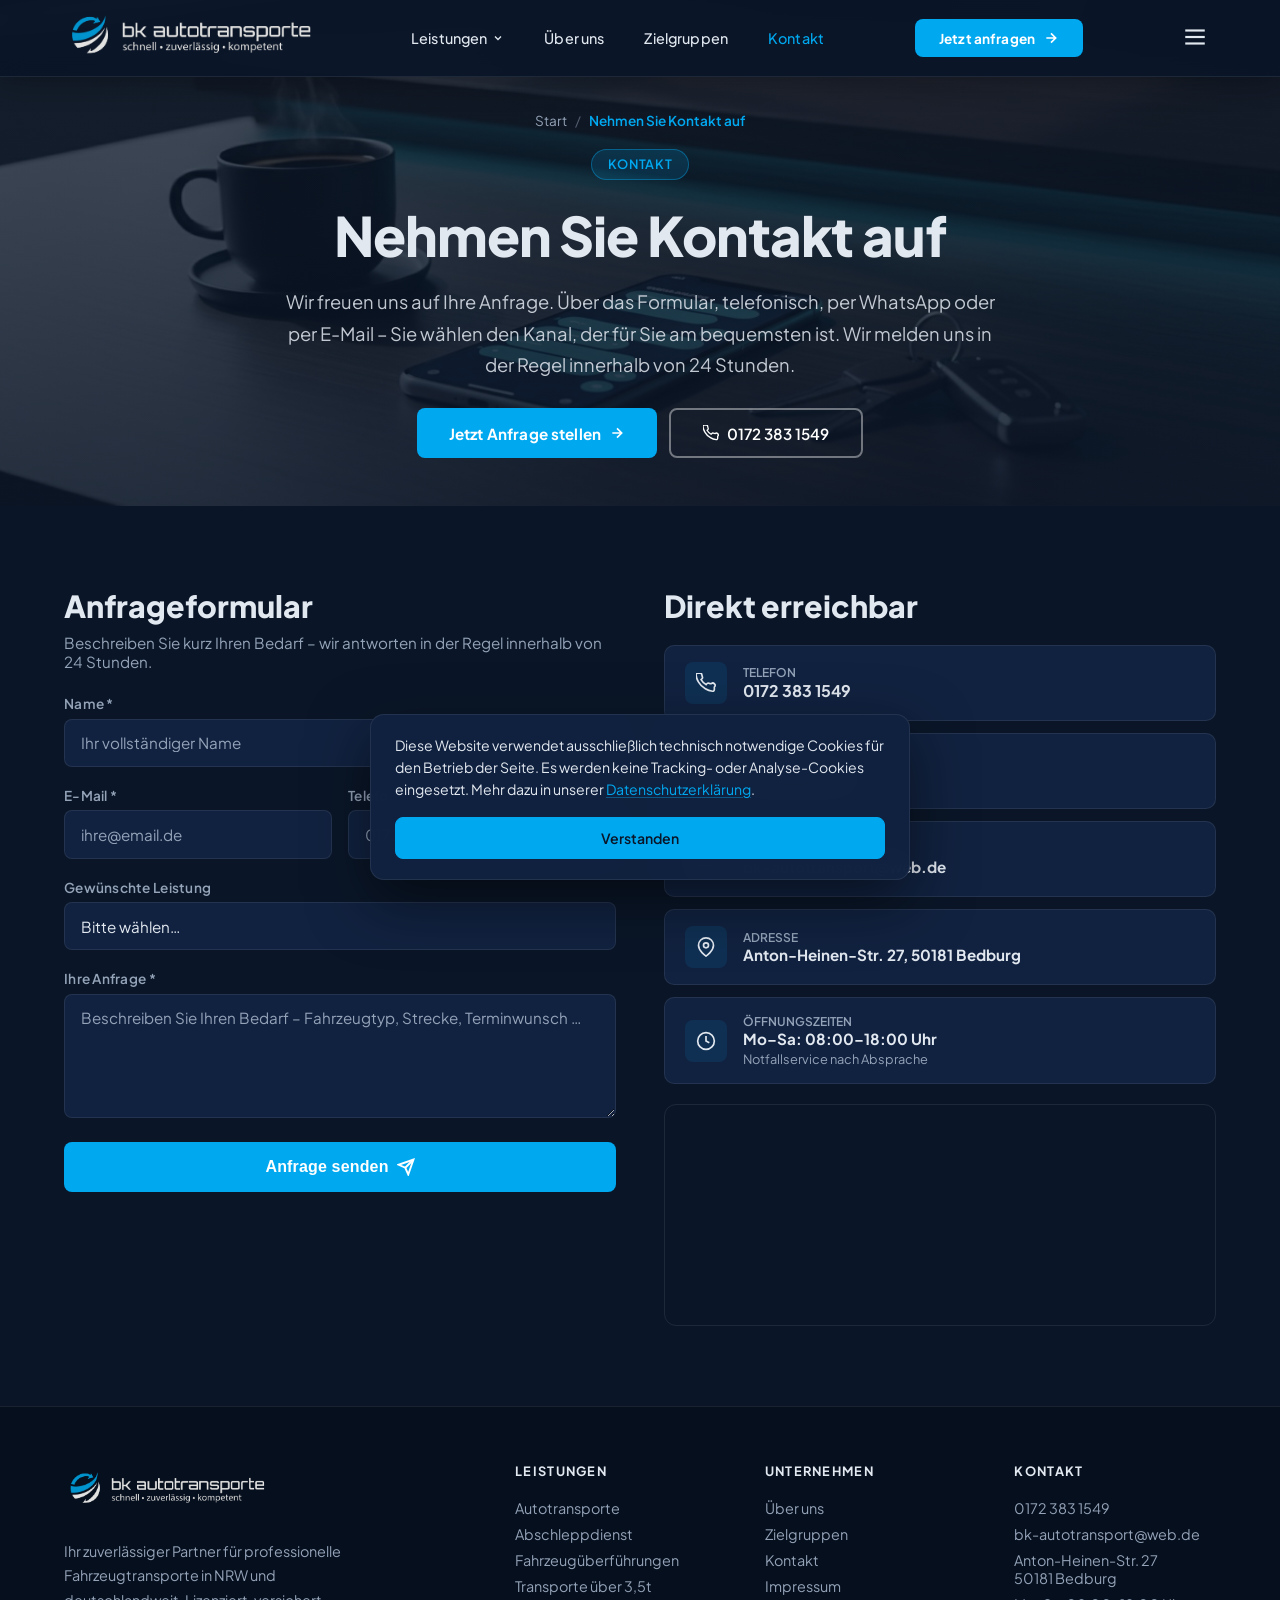
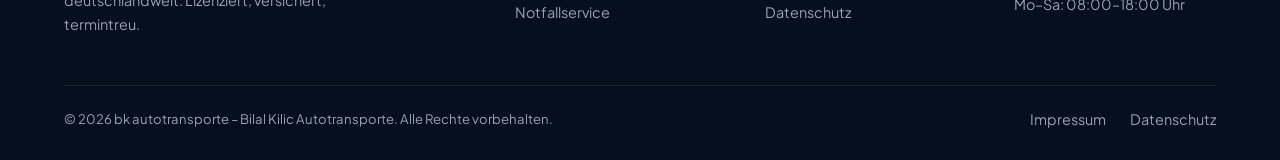
<file: kontakt.html>
<!DOCTYPE html>
<html lang="de">
<head>
  <meta charset="UTF-8" />
  <meta name="viewport" content="width=device-width, initial-scale=1.0" />
  <title>Kontakt | bk autotransporte – Anfrage stellen, Termin vereinbaren</title>
  <meta name="description" content="Kontaktieren Sie bk autotransporte: Tel. 0172 383 1549, Email bk-autotransport@web.de. Standort Anton-Heinen-Str. 27, 50181 Bedburg. Mo–Sa 08:00–18:00 Uhr." />
  <meta name="robots" content="index, follow" />
  <link rel="canonical" href="https://bk-autotransporte.de/kontakt.html" />

  <meta property="og:type" content="website" />
  <meta property="og:url" content="https://bk-autotransporte.de/kontakt.html" />
  <meta property="og:title" content="Kontakt | bk autotransporte – Anfrage stellen, Termin vereinbaren" />
  <meta property="og:description" content="Kontaktieren Sie bk autotransporte: Tel. 0172 383 1549, Email bk-autotransport@web.de. Standort Anton-Heinen-Str. 27, 50181 Bedburg. Mo–Sa 08:00–18:00 Uhr." />
  <meta property="og:image" content="Assets/Logo mit text Transparent.png" />
  <meta name="twitter:card" content="summary_large_image" />

  <link rel="preconnect" href="https://fonts.googleapis.com" />
  <link rel="preconnect" href="https://fonts.gstatic.com" crossorigin />
  <link href="https://fonts.googleapis.com/css2?family=Plus+Jakarta+Sans:wght@300;400;500;600;700;800&display=swap" rel="stylesheet" />
  <link rel="stylesheet" href="css/style.css" />
  <link rel="icon" type="image/png" href="favicon.png" />
  <link rel="preload" as="image" href="Assets/heroes/kontakt.jpg" fetchpriority="high" />

</head>
<body>
<header id="navbar" class="solid" role="banner">
  <div class="container">
    <nav aria-label="Hauptnavigation" style="display:flex; align-items:center; justify-content:space-between;">
      <a href="index.html" aria-label="bk autotransporte Startseite" style="flex-shrink:0;">
        <img src="Assets/Logo mit text Transparent.png" alt="bk autotransporte Logo" class="logo-inverted"
             style="height:64px; width:auto; object-fit:contain;" />
      </a>
      <ul style="display:flex; gap:2.5rem; list-style:none; align-items:center;" class="hidden md:flex">
        <li class="nav-item-dropdown">
          <a href="index.html#leistungen" class="nav-link" aria-haspopup="true" aria-expanded="false">
            Leistungen
            <svg width="12" height="12" viewBox="0 0 24 24" fill="none" stroke="currentColor" stroke-width="2.5" aria-hidden="true"><path d="M6 9l6 6 6-6"/></svg>
          </a>
          <div class="nav-dropdown" role="menu">
            <a href="leistungen/autotransporte.html" class="dropdown-link">Autotransporte</a>
            <a href="leistungen/abschleppdienst.html" class="dropdown-link">Abschleppdienst</a>
            <a href="leistungen/fahrzeugueberfuehrungen.html" class="dropdown-link">Fahrzeugüberführungen</a>
            <a href="leistungen/ueberfuehrung-mit-kennzeichen.html" class="dropdown-link">Mit Kennzeichen</a>
            <a href="leistungen/ueberfuehrung-ohne-kennzeichen.html" class="dropdown-link">Ohne Kennzeichen</a>
            <a href="leistungen/transporte-ueber-3-5t.html" class="dropdown-link">Transporte über 3,5t</a>
            <a href="leistungen/individuelle-transporte.html" class="dropdown-link">Individuelle Transporte</a>
            <a href="leistungen/notfallservice.html" class="dropdown-link">Notfallservice</a>
          </div>
        </li>
        <li><a href="ueber-uns.html" class="nav-link">Über uns</a></li>
        <li><a href="zielgruppen.html" class="nav-link">Zielgruppen</a></li>
        <li><a href="kontakt.html" class="nav-link active">Kontakt</a></li>
      </ul>
      <a href="kontakt.html" class="btn-primary hidden md:inline-flex" style="font-size:0.85rem; padding:0.65rem 1.5rem;">
        Jetzt anfragen
        <svg width="16" height="16" viewBox="0 0 24 24" fill="none" stroke="currentColor" stroke-width="2.5"><path d="M5 12h14M12 5l7 7-7 7"/></svg>
      </a>
      <button id="menu-toggle" aria-label="Menü öffnen" aria-expanded="false" aria-controls="mobile-menu"
              class="md:hidden cursor-pointer" style="background:none; border:none; color:var(--text); padding:0.5rem;">
        <svg id="icon-open" width="26" height="26" viewBox="0 0 24 24" fill="none" stroke="currentColor" stroke-width="2"><line x1="3" y1="6" x2="21" y2="6"/><line x1="3" y1="12" x2="21" y2="12"/><line x1="3" y1="18" x2="21" y2="18"/></svg>
        <svg id="icon-close" width="26" height="26" viewBox="0 0 24 24" fill="none" stroke="currentColor" stroke-width="2" style="display:none;"><line x1="18" y1="6" x2="6" y2="18"/><line x1="6" y1="6" x2="18" y2="18"/></svg>
      </button>
    </nav>
  </div>
</header>

<div id="mobile-menu" role="dialog" aria-modal="true" aria-label="Mobilmenü">
  <div style="display:flex; flex-direction:column; min-height:100%; padding:1.5rem;">
    <div style="display:flex; justify-content:space-between; align-items:center; margin-bottom:2rem;">
      <img src="Assets/Logo mit text Transparent.png" alt="bk autotransporte" class="logo-inverted" style="height:44px;" />
      <button id="menu-close" aria-label="Menü schließen" style="background:none; border:none; color:var(--text); cursor:pointer;">
        <svg width="28" height="28" viewBox="0 0 24 24" fill="none" stroke="currentColor" stroke-width="2"><line x1="18" y1="6" x2="6" y2="18"/><line x1="6" y1="6" x2="18" y2="18"/></svg>
      </button>
    </div>
    <nav aria-label="Mobile Navigation">
      <ul style="list-style:none; display:flex; flex-direction:column; gap:0.25rem;">
        <li>
          <a href="index.html#leistungen" class="mobile-nav-link" style="font-size:1.4rem; font-weight:700; color:var(--text); text-decoration:none; display:block; padding:0.65rem 0; border-bottom:1px solid var(--border);">Leistungen</a>
          <ul class="mobile-submenu">
            <li><a href="leistungen/autotransporte.html" class="mobile-nav-link">Autotransporte</a></li>
            <li><a href="leistungen/abschleppdienst.html" class="mobile-nav-link">Abschleppdienst</a></li>
            <li><a href="leistungen/fahrzeugueberfuehrungen.html" class="mobile-nav-link">Fahrzeugüberführungen</a></li>
            <li><a href="leistungen/ueberfuehrung-mit-kennzeichen.html" class="mobile-nav-link">Mit Kennzeichen</a></li>
            <li><a href="leistungen/ueberfuehrung-ohne-kennzeichen.html" class="mobile-nav-link">Ohne Kennzeichen</a></li>
            <li><a href="leistungen/transporte-ueber-3-5t.html" class="mobile-nav-link">Transporte über 3,5t</a></li>
            <li><a href="leistungen/individuelle-transporte.html" class="mobile-nav-link">Individuelle Transporte</a></li>
            <li><a href="leistungen/notfallservice.html" class="mobile-nav-link">Notfallservice</a></li>
          </ul>
        </li>
        <li><a href="ueber-uns.html" class="mobile-nav-link" style="font-size:1.4rem; font-weight:700; color:var(--text); text-decoration:none; display:block; padding:0.65rem 0; border-bottom:1px solid var(--border);">Über uns</a></li>
        <li><a href="zielgruppen.html" class="mobile-nav-link" style="font-size:1.4rem; font-weight:700; color:var(--text); text-decoration:none; display:block; padding:0.65rem 0; border-bottom:1px solid var(--border);">Zielgruppen</a></li>
        <li><a href="kontakt.html" class="mobile-nav-link" style="font-size:1.4rem; font-weight:700; color:var(--text); text-decoration:none; display:block; padding:0.65rem 0; border-bottom:1px solid var(--border);">Kontakt</a></li>
      </ul>
    </nav>
    <div style="margin-top:auto; display:flex; flex-direction:column; gap:1rem; padding-top:2rem;">
      <a href="tel:+491723831549" class="btn-primary" style="justify-content:center;">📞 0172 383 1549</a>
      <a href="kontakt.html" class="btn-secondary" style="text-align:center; justify-content:center;">Anfrage stellen</a>
    </div>
  </div>
</div>
<main>
<section class="sub-hero" aria-label="Hero">
  <div class="sub-hero-bg" aria-hidden="true">
    <img src="Assets/heroes/kontakt.jpg" alt="" loading="eager" fetchpriority="high" decoding="async" />
  </div>
  <div class="sub-hero-overlay" aria-hidden="true"></div>
  <div class="sub-hero-content">
    <nav class="breadcrumbs" aria-label="Brotkrumen-Navigation"><a href="index.html">Start</a><span class="sep">/</span><span class="current">Nehmen Sie Kontakt auf</span></nav>
    <div class="hero-badge">Kontakt</div>
    <h1>Nehmen Sie Kontakt auf</h1>
    <p class="lead">Wir freuen uns auf Ihre Anfrage. Über das Formular, telefonisch, per WhatsApp oder per E-Mail – Sie wählen den Kanal, der für Sie am bequemsten ist. Wir melden uns in der Regel innerhalb von 24 Stunden.</p>
    <div style="display:flex; gap:0.75rem; justify-content:center; flex-wrap:wrap;">
      <a href="kontakt.html" class="btn-primary">Jetzt Anfrage stellen
        <svg width="16" height="16" viewBox="0 0 24 24" fill="none" stroke="currentColor" stroke-width="2.5"><path d="M5 12h14M12 5l7 7-7 7"/></svg>
      </a>
      <a href="tel:+491723831549" class="btn-secondary">
        <svg width="16" height="16" viewBox="0 0 24 24" fill="none" stroke="currentColor" stroke-width="2"><path d="M22 16.92v3a2 2 0 01-2.18 2 19.79 19.79 0 01-8.63-3.07A19.5 19.5 0 013.07 11a19.79 19.79 0 01-3.07-8.67A2 2 0 012 .18h3a2 2 0 012 1.72c.127.96.361 1.903.7 2.81a2 2 0 01-.45 2.11L6.09 7.91a16 16 0 006 6l1.27-1.27a2 2 0 012.11-.45c.907.339 1.85.573 2.81.7A2 2 0 0122 16.92z"/></svg>
        0172 383 1549
      </a>
    </div>
  </div>
</section>

<section><div class="container">
  <div style="display:grid; grid-template-columns:1fr 1fr; gap:3rem;" class="kontakt-grid">

    <div class="fade-up">
      <h2 style="font-size:clamp(1.4rem, 3vw, 1.9rem); font-weight:800; margin-bottom:0.5rem;">Anfrageformular</h2>
      <p style="color:var(--muted); margin-bottom:1.5rem; font-size:0.95rem;">Beschreiben Sie kurz Ihren Bedarf – wir antworten in der Regel innerhalb von 24 Stunden.</p>

      <form id="contact-form" novalidate>
        <!-- Honeypot: nur für Bots sichtbar -->
        <div style="position:absolute; left:-9999px; height:0; overflow:hidden;" aria-hidden="true">
          <label>Website (bitte leer lassen)<input type="text" name="website" tabindex="-1" autocomplete="off" /></label>
        </div>
        <div style="display:grid; gap:1.25rem;">
          <div>
            <label for="name" class="form-label">Name *</label>
            <input type="text" id="name" name="name" class="form-input" placeholder="Ihr vollständiger Name" required autocomplete="name" />
          </div>
          <div style="display:grid; grid-template-columns:1fr 1fr; gap:1rem;" class="form-row">
            <div>
              <label for="email" class="form-label">E-Mail *</label>
              <input type="email" id="email" name="email" class="form-input" placeholder="ihre@email.de" required autocomplete="email" />
            </div>
            <div>
              <label for="phone" class="form-label">Telefon</label>
              <input type="tel" id="phone" name="phone" class="form-input" placeholder="0172 000 0000" autocomplete="tel" />
            </div>
          </div>
          <div>
            <label for="service" class="form-label">Gewünschte Leistung</label>
            <select id="service" name="service" class="form-input" style="appearance:none; cursor:pointer;">
              <option value="" disabled selected>Bitte wählen…</option>
              <option>Autotransporte</option>
              <option>Abschleppdienst</option>
              <option>Fahrzeugüberführungen</option>
              <option>Überführungen mit Kennzeichen</option>
              <option>Überführungen ohne Kennzeichen</option>
              <option>Transporte über 3,5 Tonnen</option>
              <option>Individuelle Transporte</option>
              <option>Notfallservice</option>
              <option>Sonstiges</option>
            </select>
          </div>
          <div>
            <label for="message" class="form-label">Ihre Anfrage *</label>
            <textarea id="message" name="message" class="form-input" rows="5" placeholder="Beschreiben Sie Ihren Bedarf – Fahrzeugtyp, Strecke, Terminwunsch …" required style="resize:vertical; min-height:120px;"></textarea>
          </div>
          <div id="form-success" role="alert">
            <strong>Anfrage gesendet!</strong> Wir melden uns in der Regel innerhalb von 24 Stunden bei Ihnen.
          </div>
          <button type="submit" class="btn-primary" style="width:100%; justify-content:center; font-size:1rem; padding:1rem;">
            Anfrage senden
            <svg width="18" height="18" viewBox="0 0 24 24" fill="none" stroke="currentColor" stroke-width="2.5"><line x1="22" y1="2" x2="11" y2="13"/><polygon points="22 2 15 22 11 13 2 9 22 2"/></svg>
          </button>
        </div>
      </form>
    </div>

    <div class="fade-up fade-up-delay-2" style="display:flex; flex-direction:column; gap:0.75rem;">
      <h2 style="font-size:clamp(1.4rem, 3vw, 1.9rem); font-weight:800; margin-bottom:0.5rem;">Direkt erreichbar</h2>

      <a href="tel:+491723831549" class="contact-card">
        <div class="contact-icon-wrap"><svg width="20" height="20" viewBox="0 0 24 24" fill="none" stroke="currentColor" stroke-width="2"><path d="M22 16.92v3a2 2 0 01-2.18 2 19.79 19.79 0 01-8.63-3.07A19.5 19.5 0 013.07 11a19.79 19.79 0 01-3.07-8.67A2 2 0 012 .18h3a2 2 0 012 1.72c.127.96.361 1.903.7 2.81a2 2 0 01-.45 2.11L6.09 7.91a16 16 0 006 6l1.27-1.27a2 2 0 012.11-.45c.907.339 1.85.573 2.81.7A2 2 0 0122 16.92z"/></svg></div>
        <div><div style="font-size:0.75rem; color:var(--muted); font-weight:600; text-transform:uppercase;">Telefon</div><div style="font-size:1rem; font-weight:700;">0172 383 1549</div></div>
      </a>

      <a href="https://wa.me/491723831549" target="_blank" rel="noopener noreferrer" class="contact-card">
        <div class="contact-icon-wrap"><svg width="20" height="20" viewBox="0 0 24 24" fill="currentColor"><path d="M17.472 14.382c-.297-.149-1.758-.867-2.03-.967-.273-.099-.471-.148-.67.15-.197.297-.767.966-.94 1.164-.173.199-.347.223-.644.075-.297-.15-1.255-.463-2.39-1.475-.883-.788-1.48-1.761-1.653-2.059-.173-.297-.018-.458.13-.606.134-.133.298-.347.446-.52.149-.174.198-.298.298-.497.099-.198.05-.371-.025-.52-.075-.149-.669-1.612-.916-2.207-.242-.579-.487-.5-.669-.51-.173-.008-.371-.01-.57-.01-.198 0-.52.074-.792.372-.272.297-1.04 1.016-1.04 2.479 0 1.462 1.065 2.875 1.213 3.074.149.198 2.096 3.2 5.077 4.487 2.981 1.287 2.981.858 3.518.804.537-.054 1.758-.719 2.006-1.413.248-.694.248-1.289.173-1.413-.074-.124-.272-.198-.57-.347z"/></svg></div>
        <div><div style="font-size:0.75rem; color:var(--muted); font-weight:600; text-transform:uppercase;">WhatsApp</div><div style="font-size:1rem; font-weight:700;">0172 383 1549</div></div>
      </a>

      <a href="mailto:bk-autotransport@web.de" class="contact-card">
        <div class="contact-icon-wrap"><svg width="20" height="20" viewBox="0 0 24 24" fill="none" stroke="currentColor" stroke-width="2"><path d="M4 4h16c1.1 0 2 .9 2 2v12c0 1.1-.9 2-2 2H4c-1.1 0-2-.9-2-2V6c0-1.1.9-2 2-2z"/><polyline points="22,6 12,13 2,6"/></svg></div>
        <div><div style="font-size:0.75rem; color:var(--muted); font-weight:600; text-transform:uppercase;">E-Mail</div><div style="font-size:0.95rem; font-weight:700;">bk-autotransport@web.de</div></div>
      </a>

      <div class="contact-card" style="cursor:default;">
        <div class="contact-icon-wrap"><svg width="20" height="20" viewBox="0 0 24 24" fill="none" stroke="currentColor" stroke-width="2"><path d="M21 10c0 7-9 13-9 13s-9-6-9-13a9 9 0 0118 0z"/><circle cx="12" cy="10" r="3"/></svg></div>
        <div><div style="font-size:0.75rem; color:var(--muted); font-weight:600; text-transform:uppercase;">Adresse</div><div style="font-size:0.95rem; font-weight:700;">Anton-Heinen-Str. 27, 50181 Bedburg</div></div>
      </div>

      <div class="contact-card" style="cursor:default;">
        <div class="contact-icon-wrap"><svg width="20" height="20" viewBox="0 0 24 24" fill="none" stroke="currentColor" stroke-width="2"><circle cx="12" cy="12" r="10"/><polyline points="12 6 12 12 16 14"/></svg></div>
        <div><div style="font-size:0.75rem; color:var(--muted); font-weight:600; text-transform:uppercase;">Öffnungszeiten</div><div style="font-size:0.95rem; font-weight:700;">Mo–Sa: 08:00–18:00 Uhr</div><div style="font-size:0.8rem; color:var(--muted); margin-top:0.15rem;">Notfallservice nach Absprache</div></div>
      </div>

      <div class="map-container" style="margin-top:0.5rem;">
        <iframe title="bk autotransporte Standort" src="https://maps.google.com/maps?q=Anton-Heinen-Str.+27,+50181+Bedburg&output=embed" width="100%" height="220" style="border:0; display:block;" allowfullscreen="" loading="lazy" referrerpolicy="no-referrer-when-downgrade"></iframe>
      </div>
    </div>
  </div>
</div></section>

<script>
(function(){
  var form = document.getElementById('contact-form');
  var msg = document.getElementById('form-success');
  if (!form) return;
  form.addEventListener('submit', async function(e){
    e.preventDefault();
    var n = document.getElementById('name').value.trim();
    var em = document.getElementById('email').value.trim();
    var ph = (document.getElementById('phone') || {}).value || '';
    var sv = (document.getElementById('service') || {}).value || '';
    var m = document.getElementById('message').value.trim();
    var wh = (form.querySelector('input[name="website"]') || {}).value || '';
    if (!n || !em || !m) { alert('Bitte füllen Sie alle Pflichtfelder aus.'); return; }
    var btn = form.querySelector('button[type="submit"]');
    var orig = btn.innerHTML;
    btn.textContent = 'Wird gesendet…'; btn.disabled = true;
    try {
      var r = await fetch('/api/contact', {
        method: 'POST',
        headers: { 'Content-Type': 'application/json' },
        body: JSON.stringify({ name: n, email: em, phone: ph.trim(), service: sv, message: m, website: wh })
      });
      var d = await r.json().catch(function(){ return {}; });
      if (!r.ok) throw new Error(d.error || 'Versand fehlgeschlagen.');
      form.reset(); msg.style.display = 'block';
      setTimeout(function(){ msg.style.display = 'none'; }, 8000);
    } catch (err) {
      alert(err.message || 'Versand fehlgeschlagen. Bitte später erneut versuchen.');
    } finally {
      btn.innerHTML = orig; btn.disabled = false;
    }
  });

  // Responsive Kontakt-Grid
  function fixGrid() {
    var g = document.querySelector('.kontakt-grid');
    var fr = document.querySelector('.form-row');
    if (window.innerWidth < 900) {
      if (g) g.style.gridTemplateColumns = '1fr';
      if (fr) fr.style.gridTemplateColumns = '1fr';
    } else {
      if (g) g.style.gridTemplateColumns = '1fr 1fr';
      if (fr) fr.style.gridTemplateColumns = '1fr 1fr';
    }
  }
  fixGrid();
  window.addEventListener('resize', fixGrid);
})();
</script>
</main>
<footer role="contentinfo">
  <div class="container" style="padding-top:3.5rem; padding-bottom:2rem;">
    <div class="footer-grid">
      <div>
        <img src="Assets/Logo mit text Transparent.png" alt="bk autotransporte" class="logo-inverted" style="height:52px; width:auto; margin-bottom:1.25rem;" />
        <p style="font-size:0.9rem; color:var(--muted); line-height:1.7; max-width:300px;">
          Ihr zuverlässiger Partner für professionelle Fahrzeugtransporte in NRW und deutschlandweit. Lizenziert, versichert, termintreu.
        </p>
      </div>
      <nav aria-label="Footer Leistungen">
        <h3 style="font-size:0.8rem; font-weight:700; text-transform:uppercase; letter-spacing:0.1em; color:var(--text); margin-bottom:1.25rem;">Leistungen</h3>
        <a href="leistungen/autotransporte.html" class="footer-link">Autotransporte</a>
        <a href="leistungen/abschleppdienst.html" class="footer-link">Abschleppdienst</a>
        <a href="leistungen/fahrzeugueberfuehrungen.html" class="footer-link">Fahrzeugüberführungen</a>
        <a href="leistungen/transporte-ueber-3-5t.html" class="footer-link">Transporte über 3,5t</a>
        <a href="leistungen/notfallservice.html" class="footer-link">Notfallservice</a>
      </nav>
      <nav aria-label="Footer Unternehmen">
        <h3 style="font-size:0.8rem; font-weight:700; text-transform:uppercase; letter-spacing:0.1em; color:var(--text); margin-bottom:1.25rem;">Unternehmen</h3>
        <a href="ueber-uns.html" class="footer-link">Über uns</a>
        <a href="zielgruppen.html" class="footer-link">Zielgruppen</a>
        <a href="kontakt.html" class="footer-link">Kontakt</a>
        <a href="impressum.html" class="footer-link">Impressum</a>
        <a href="datenschutz.html" class="footer-link">Datenschutz</a>
      </nav>
      <address style="font-style:normal;">
        <h3 style="font-size:0.8rem; font-weight:700; text-transform:uppercase; letter-spacing:0.1em; color:var(--text); margin-bottom:1.25rem;">Kontakt</h3>
        <a href="tel:+491723831549" class="footer-link">0172 383 1549</a>
        <a href="mailto:bk-autotransport@web.de" class="footer-link">bk-autotransport@web.de</a>
        <p class="footer-link" style="cursor:default;">Anton-Heinen-Str. 27<br />50181 Bedburg</p>
        <p class="footer-link" style="cursor:default;">Mo–Sa: 08:00–18:00 Uhr</p>
      </address>
    </div>
    <div style="border-top:1px solid var(--border); padding-top:1.5rem; display:flex; justify-content:space-between; align-items:center; flex-wrap:wrap; gap:1rem;">
      <p style="font-size:0.82rem; color:var(--muted);">© 2026 bk autotransporte – Bilal Kilic Autotransporte. Alle Rechte vorbehalten.</p>
      <div style="display:flex; gap:1.5rem;">
        <a href="impressum.html" class="footer-link" style="margin:0;">Impressum</a>
        <a href="datenschutz.html" class="footer-link" style="margin:0;">Datenschutz</a>
      </div>
    </div>
  </div>
</footer>

<!-- Cookie Banner -->
<div id="cookie-banner" role="dialog" aria-live="polite" aria-label="Cookie-Hinweis">
  <p class="cookie-banner-text">
    Diese Website verwendet ausschließlich technisch notwendige Cookies für den Betrieb der Seite. Es werden keine Tracking- oder Analyse-Cookies eingesetzt. Mehr dazu in unserer <a href="datenschutz.html">Datenschutzerklärung</a>.
  </p>
  <div class="cookie-banner-actions">
    <button class="cookie-banner-btn primary" id="cookie-accept" type="button">Verstanden</button>
  </div>
</div>
<script>
(function() {
  // Cookie Banner
  try {
    var COOKIE_KEY = 'bk_cookie_consent';
    var banner = document.getElementById('cookie-banner');
    var acceptBtn = document.getElementById('cookie-accept');
    if (banner && !localStorage.getItem(COOKIE_KEY)) {
      setTimeout(function(){ banner.classList.add('visible'); }, 600);
    }
    if (acceptBtn) {
      acceptBtn.addEventListener('click', function(){
        try { localStorage.setItem(COOKIE_KEY, '1'); } catch(e) {}
        if (banner) banner.classList.remove('visible');
      });
    }
  } catch(e) {}

  // Mobile Menu
  var menuToggle = document.getElementById('menu-toggle');
  var menuClose  = document.getElementById('menu-close');
  var mobileMenu = document.getElementById('mobile-menu');
  var iconOpen   = document.getElementById('icon-open');
  var iconClose  = document.getElementById('icon-close');

  function openMenu() {
    mobileMenu.classList.add('open');
    document.body.style.overflow = 'hidden';
    menuToggle.setAttribute('aria-expanded', 'true');
    if (iconOpen)  iconOpen.style.display  = 'none';
    if (iconClose) iconClose.style.display = 'block';
  }
  function closeMenu() {
    mobileMenu.classList.remove('open');
    document.body.style.overflow = '';
    menuToggle.setAttribute('aria-expanded', 'false');
    if (iconOpen)  iconOpen.style.display  = 'block';
    if (iconClose) iconClose.style.display = 'none';
  }
  if (menuToggle) menuToggle.addEventListener('click', openMenu);
  if (menuClose)  menuClose.addEventListener('click', closeMenu);
  document.querySelectorAll('.mobile-nav-link').forEach(function(l){ l.addEventListener('click', closeMenu); });
  document.addEventListener('keydown', function(e){ if (e.key === 'Escape') closeMenu(); });

  // Scroll Shadow
  var navbar = document.getElementById('navbar');
  if (navbar && !navbar.classList.contains('solid')) {
    function handleScroll(){
      if (window.scrollY > 50) navbar.classList.add('scrolled');
      else navbar.classList.remove('scrolled');
    }
    window.addEventListener('scroll', handleScroll, { passive: true });
  }

  // Fade Up Animation
  var fadeEls = document.querySelectorAll('.fade-up');
  var obs = new IntersectionObserver(function(entries){
    entries.forEach(function(e){
      if (e.isIntersecting){ e.target.classList.add('visible'); obs.unobserve(e.target); }
    });
  }, { threshold: 0.12, rootMargin: '0px 0px -40px 0px' });
  fadeEls.forEach(function(el){ obs.observe(el); });

})();
</script>
</body>
</html>
</file>
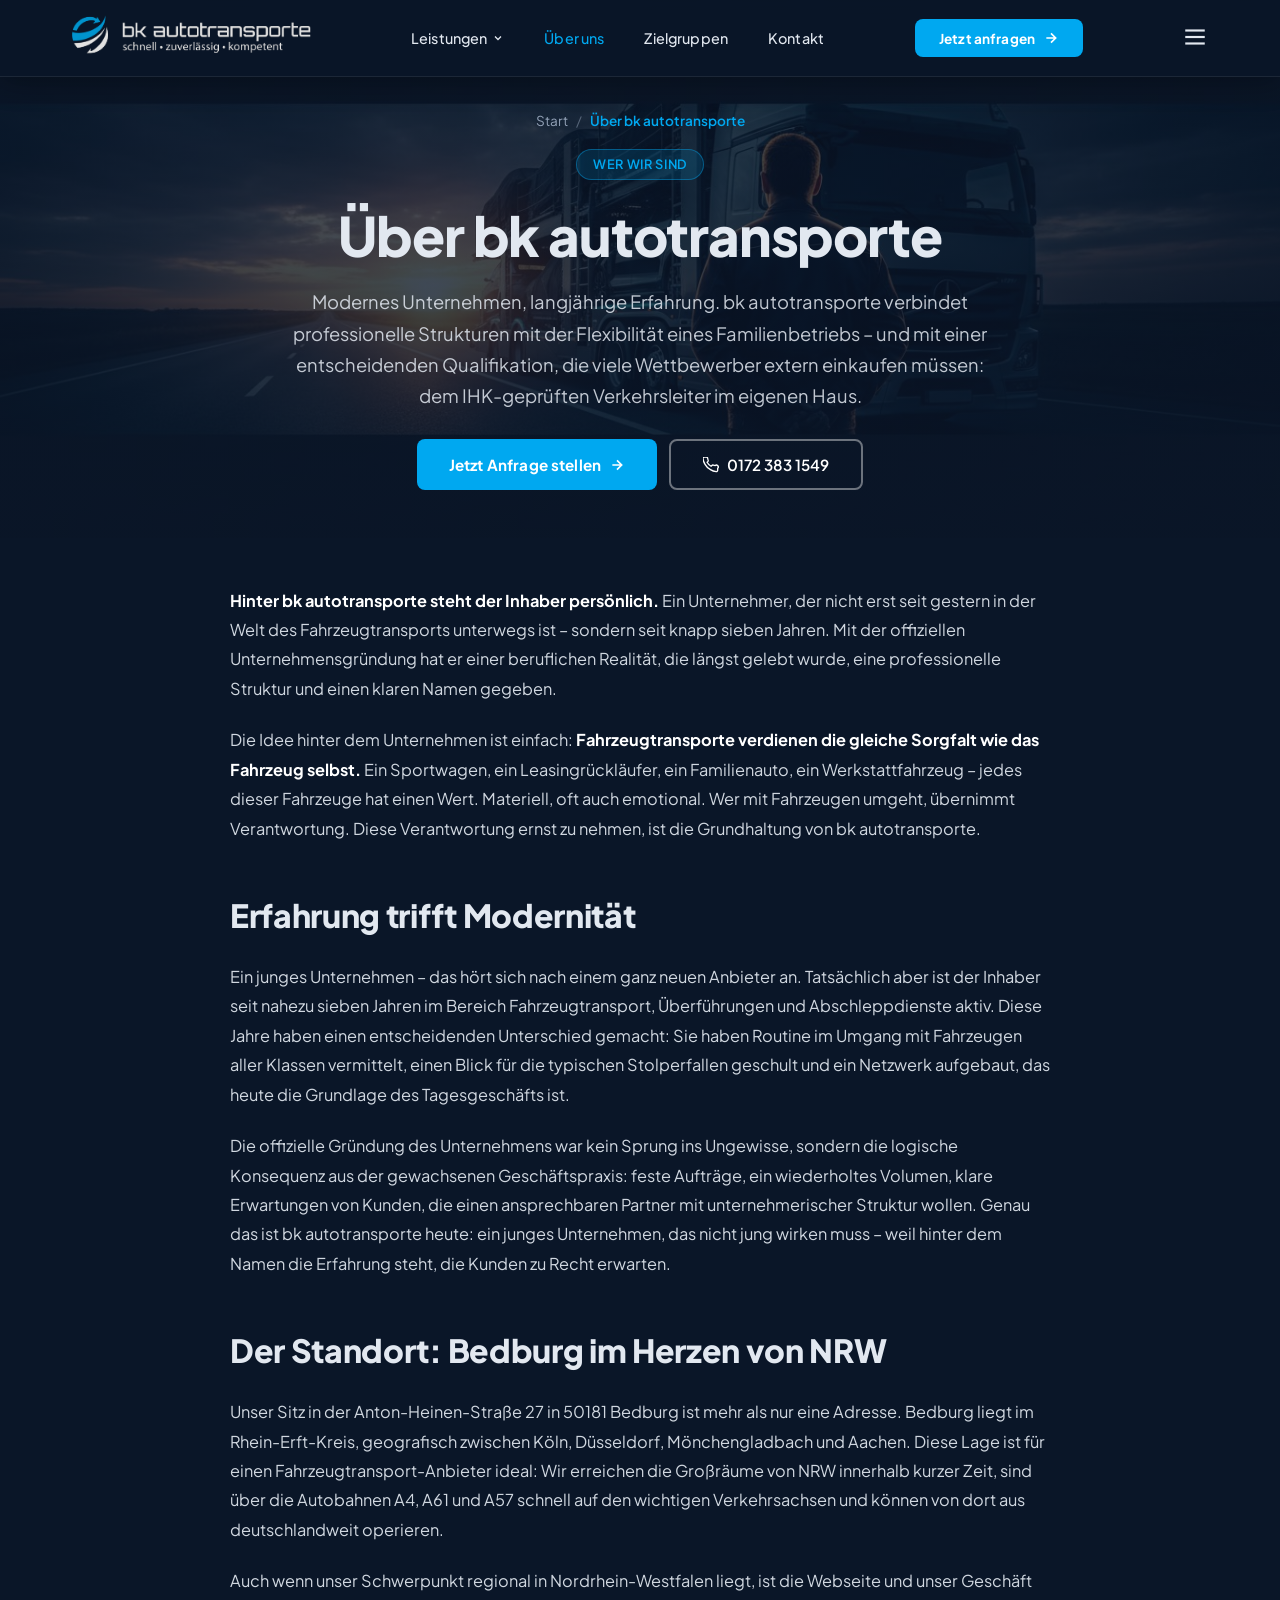
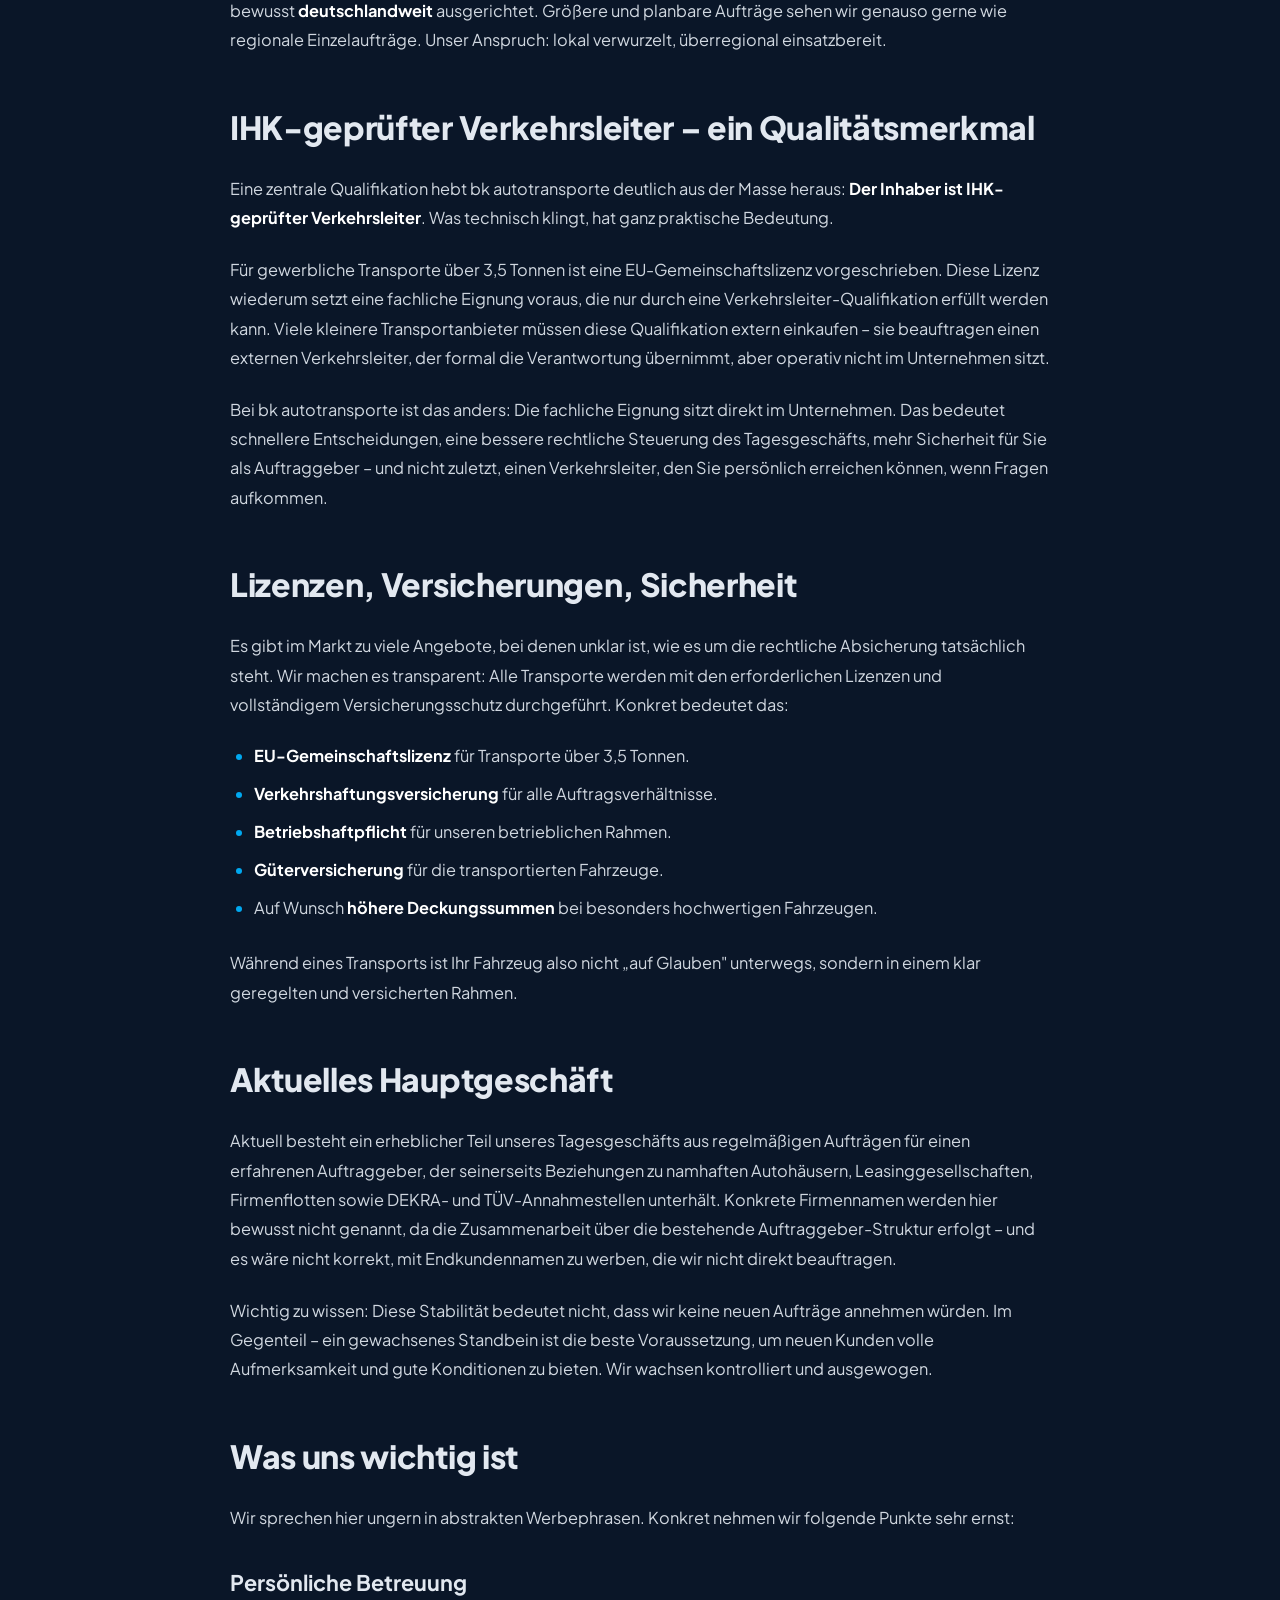
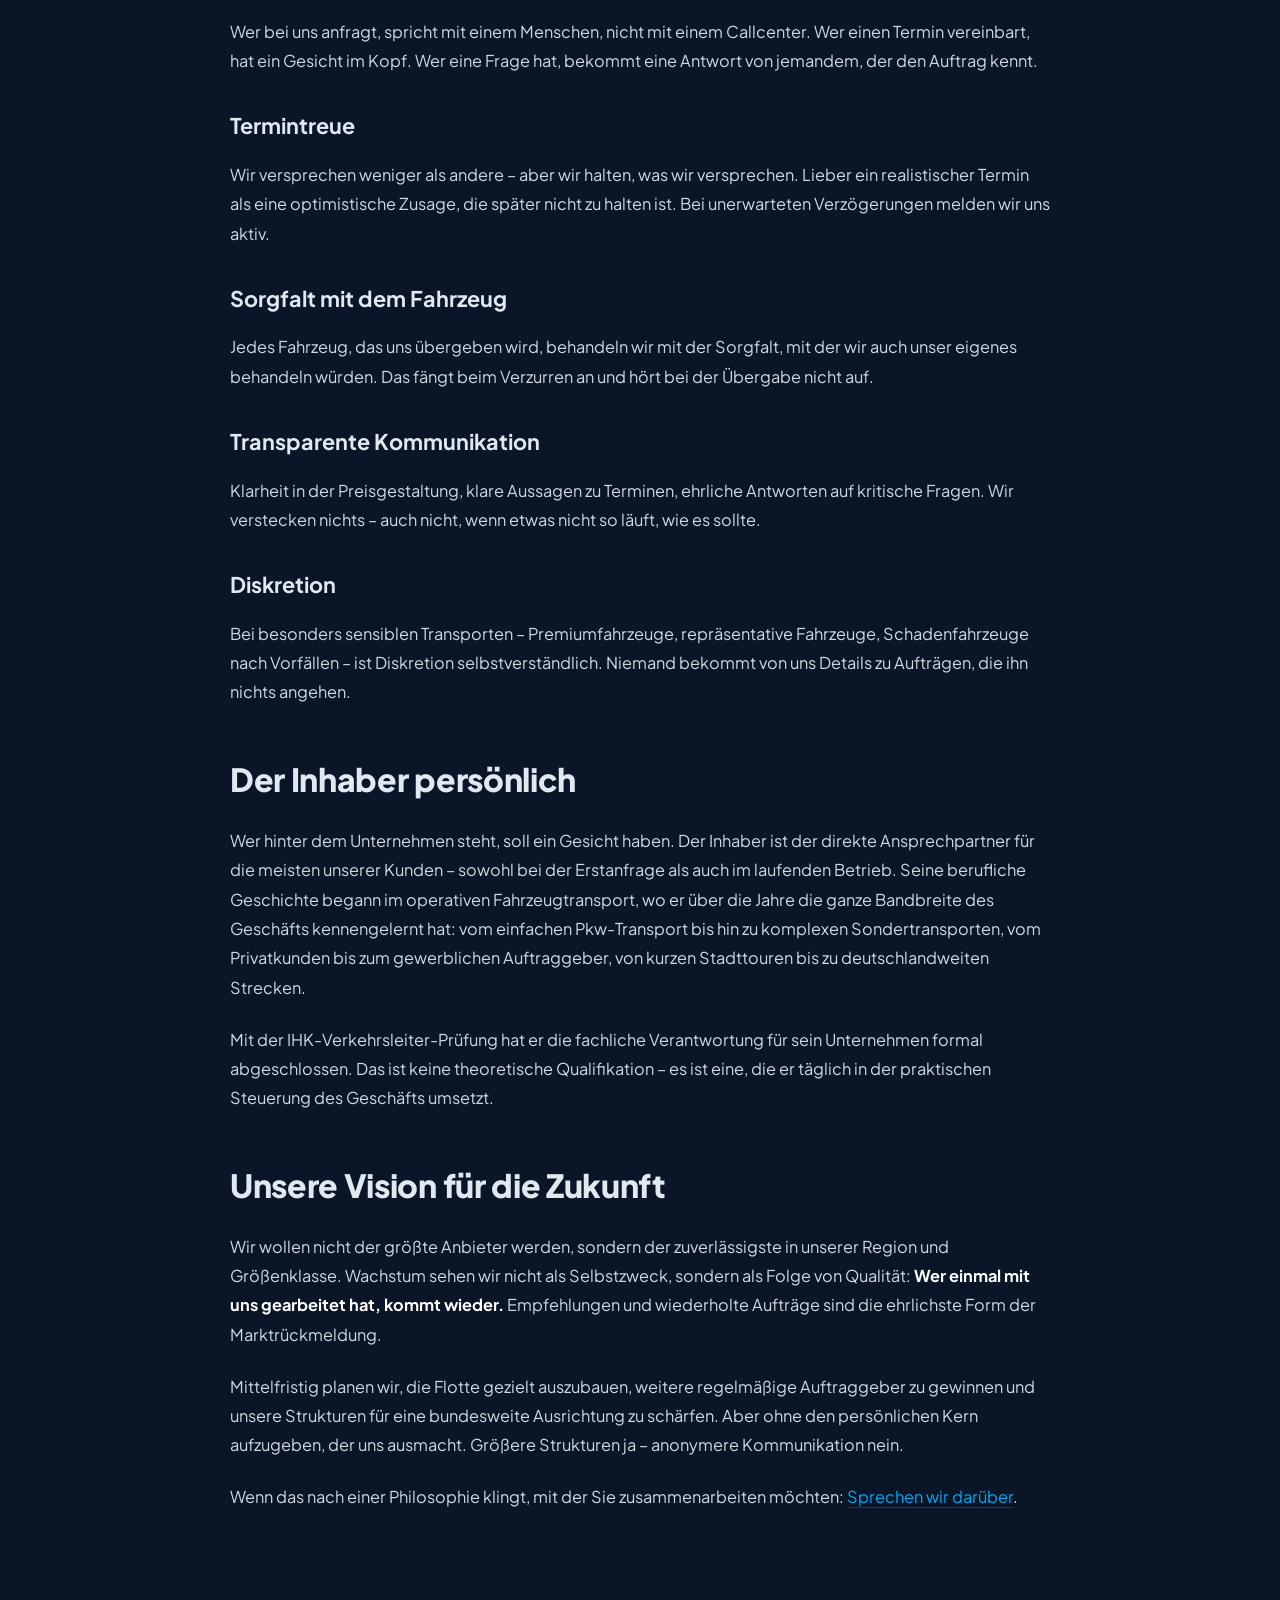
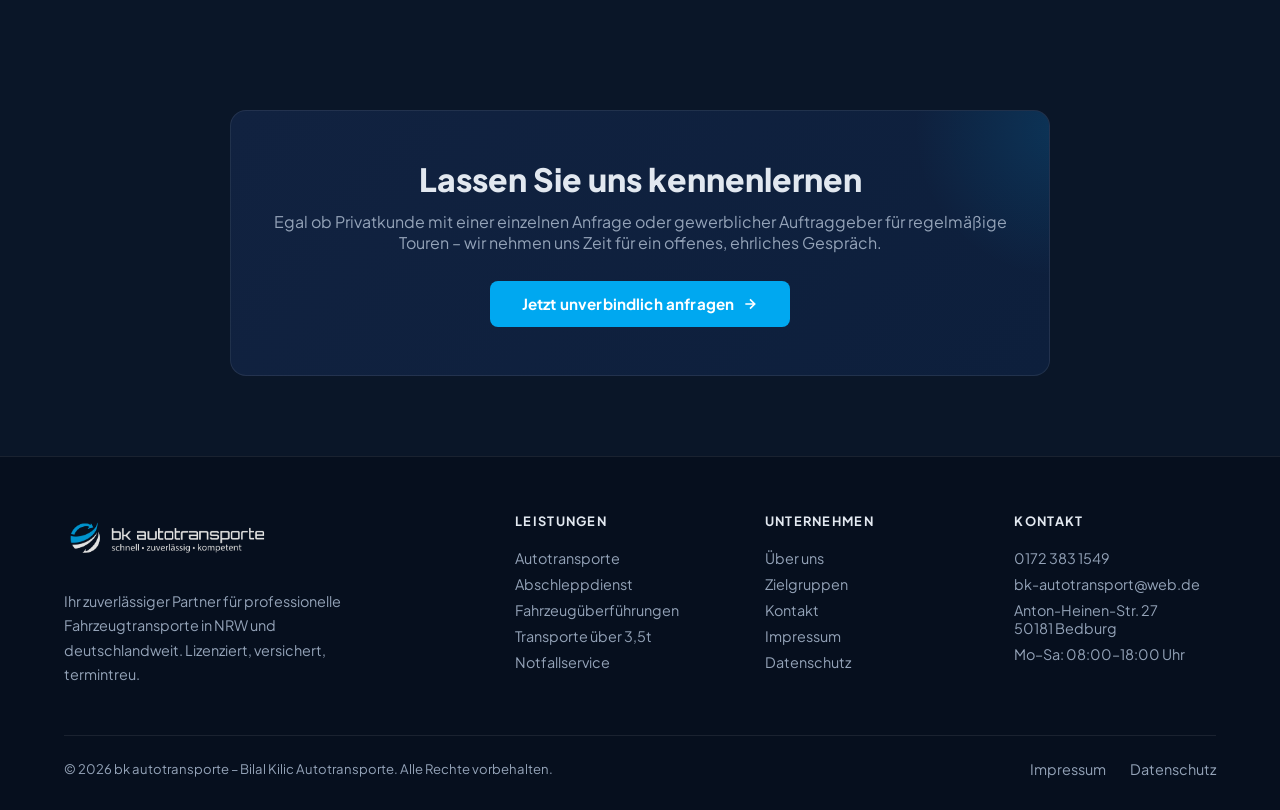
<file: ueber-uns.html>
<!DOCTYPE html>
<html lang="de">
<head>
  <meta charset="UTF-8" />
  <meta name="viewport" content="width=device-width, initial-scale=1.0" />
  <title>Über uns | bk autotransporte – Erfahrung, Lizenzen, persönlicher Service</title>
  <meta name="description" content="Erfahren Sie mehr über bk autotransporte: 7 Jahre Praxiserfahrung, IHK-geprüfter Verkehrsleiter im eigenen Haus, EU-Lizenzen und Versicherungen. Standort Bedburg, NRW." />
  <meta name="robots" content="index, follow" />
  <link rel="canonical" href="https://bk-autotransporte.de/ueber-uns.html" />

  <meta property="og:type" content="website" />
  <meta property="og:url" content="https://bk-autotransporte.de/ueber-uns.html" />
  <meta property="og:title" content="Über uns | bk autotransporte – Erfahrung, Lizenzen, persönlicher Service" />
  <meta property="og:description" content="Erfahren Sie mehr über bk autotransporte: 7 Jahre Praxiserfahrung, IHK-geprüfter Verkehrsleiter im eigenen Haus, EU-Lizenzen und Versicherungen. Standort Bedburg, NRW." />
  <meta property="og:image" content="Assets/Logo mit text Transparent.png" />
  <meta name="twitter:card" content="summary_large_image" />

  <link rel="preconnect" href="https://fonts.googleapis.com" />
  <link rel="preconnect" href="https://fonts.gstatic.com" crossorigin />
  <link href="https://fonts.googleapis.com/css2?family=Plus+Jakarta+Sans:wght@300;400;500;600;700;800&display=swap" rel="stylesheet" />
  <link rel="stylesheet" href="css/style.css" />
  <link rel="icon" type="image/png" href="favicon.png" />
  <link rel="preload" as="image" href="Assets/heroes/ueber-uns.jpg" fetchpriority="high" />

</head>
<body>
<header id="navbar" class="solid" role="banner">
  <div class="container">
    <nav aria-label="Hauptnavigation" style="display:flex; align-items:center; justify-content:space-between;">
      <a href="index.html" aria-label="bk autotransporte Startseite" style="flex-shrink:0;">
        <img src="Assets/Logo mit text Transparent.png" alt="bk autotransporte Logo" class="logo-inverted"
             style="height:64px; width:auto; object-fit:contain;" />
      </a>
      <ul style="display:flex; gap:2.5rem; list-style:none; align-items:center;" class="hidden md:flex">
        <li class="nav-item-dropdown">
          <a href="index.html#leistungen" class="nav-link" aria-haspopup="true" aria-expanded="false">
            Leistungen
            <svg width="12" height="12" viewBox="0 0 24 24" fill="none" stroke="currentColor" stroke-width="2.5" aria-hidden="true"><path d="M6 9l6 6 6-6"/></svg>
          </a>
          <div class="nav-dropdown" role="menu">
            <a href="leistungen/autotransporte.html" class="dropdown-link">Autotransporte</a>
            <a href="leistungen/abschleppdienst.html" class="dropdown-link">Abschleppdienst</a>
            <a href="leistungen/fahrzeugueberfuehrungen.html" class="dropdown-link">Fahrzeugüberführungen</a>
            <a href="leistungen/ueberfuehrung-mit-kennzeichen.html" class="dropdown-link">Mit Kennzeichen</a>
            <a href="leistungen/ueberfuehrung-ohne-kennzeichen.html" class="dropdown-link">Ohne Kennzeichen</a>
            <a href="leistungen/transporte-ueber-3-5t.html" class="dropdown-link">Transporte über 3,5t</a>
            <a href="leistungen/individuelle-transporte.html" class="dropdown-link">Individuelle Transporte</a>
            <a href="leistungen/notfallservice.html" class="dropdown-link">Notfallservice</a>
          </div>
        </li>
        <li><a href="ueber-uns.html" class="nav-link active">Über uns</a></li>
        <li><a href="zielgruppen.html" class="nav-link">Zielgruppen</a></li>
        <li><a href="kontakt.html" class="nav-link">Kontakt</a></li>
      </ul>
      <a href="kontakt.html" class="btn-primary hidden md:inline-flex" style="font-size:0.85rem; padding:0.65rem 1.5rem;">
        Jetzt anfragen
        <svg width="16" height="16" viewBox="0 0 24 24" fill="none" stroke="currentColor" stroke-width="2.5"><path d="M5 12h14M12 5l7 7-7 7"/></svg>
      </a>
      <button id="menu-toggle" aria-label="Menü öffnen" aria-expanded="false" aria-controls="mobile-menu"
              class="md:hidden cursor-pointer" style="background:none; border:none; color:var(--text); padding:0.5rem;">
        <svg id="icon-open" width="26" height="26" viewBox="0 0 24 24" fill="none" stroke="currentColor" stroke-width="2"><line x1="3" y1="6" x2="21" y2="6"/><line x1="3" y1="12" x2="21" y2="12"/><line x1="3" y1="18" x2="21" y2="18"/></svg>
        <svg id="icon-close" width="26" height="26" viewBox="0 0 24 24" fill="none" stroke="currentColor" stroke-width="2" style="display:none;"><line x1="18" y1="6" x2="6" y2="18"/><line x1="6" y1="6" x2="18" y2="18"/></svg>
      </button>
    </nav>
  </div>
</header>

<div id="mobile-menu" role="dialog" aria-modal="true" aria-label="Mobilmenü">
  <div style="display:flex; flex-direction:column; min-height:100%; padding:1.5rem;">
    <div style="display:flex; justify-content:space-between; align-items:center; margin-bottom:2rem;">
      <img src="Assets/Logo mit text Transparent.png" alt="bk autotransporte" class="logo-inverted" style="height:44px;" />
      <button id="menu-close" aria-label="Menü schließen" style="background:none; border:none; color:var(--text); cursor:pointer;">
        <svg width="28" height="28" viewBox="0 0 24 24" fill="none" stroke="currentColor" stroke-width="2"><line x1="18" y1="6" x2="6" y2="18"/><line x1="6" y1="6" x2="18" y2="18"/></svg>
      </button>
    </div>
    <nav aria-label="Mobile Navigation">
      <ul style="list-style:none; display:flex; flex-direction:column; gap:0.25rem;">
        <li>
          <a href="index.html#leistungen" class="mobile-nav-link" style="font-size:1.4rem; font-weight:700; color:var(--text); text-decoration:none; display:block; padding:0.65rem 0; border-bottom:1px solid var(--border);">Leistungen</a>
          <ul class="mobile-submenu">
            <li><a href="leistungen/autotransporte.html" class="mobile-nav-link">Autotransporte</a></li>
            <li><a href="leistungen/abschleppdienst.html" class="mobile-nav-link">Abschleppdienst</a></li>
            <li><a href="leistungen/fahrzeugueberfuehrungen.html" class="mobile-nav-link">Fahrzeugüberführungen</a></li>
            <li><a href="leistungen/ueberfuehrung-mit-kennzeichen.html" class="mobile-nav-link">Mit Kennzeichen</a></li>
            <li><a href="leistungen/ueberfuehrung-ohne-kennzeichen.html" class="mobile-nav-link">Ohne Kennzeichen</a></li>
            <li><a href="leistungen/transporte-ueber-3-5t.html" class="mobile-nav-link">Transporte über 3,5t</a></li>
            <li><a href="leistungen/individuelle-transporte.html" class="mobile-nav-link">Individuelle Transporte</a></li>
            <li><a href="leistungen/notfallservice.html" class="mobile-nav-link">Notfallservice</a></li>
          </ul>
        </li>
        <li><a href="ueber-uns.html" class="mobile-nav-link" style="font-size:1.4rem; font-weight:700; color:var(--text); text-decoration:none; display:block; padding:0.65rem 0; border-bottom:1px solid var(--border);">Über uns</a></li>
        <li><a href="zielgruppen.html" class="mobile-nav-link" style="font-size:1.4rem; font-weight:700; color:var(--text); text-decoration:none; display:block; padding:0.65rem 0; border-bottom:1px solid var(--border);">Zielgruppen</a></li>
        <li><a href="kontakt.html" class="mobile-nav-link" style="font-size:1.4rem; font-weight:700; color:var(--text); text-decoration:none; display:block; padding:0.65rem 0; border-bottom:1px solid var(--border);">Kontakt</a></li>
      </ul>
    </nav>
    <div style="margin-top:auto; display:flex; flex-direction:column; gap:1rem; padding-top:2rem;">
      <a href="tel:+491723831549" class="btn-primary" style="justify-content:center;">📞 0172 383 1549</a>
      <a href="kontakt.html" class="btn-secondary" style="text-align:center; justify-content:center;">Anfrage stellen</a>
    </div>
  </div>
</div>
<main>
<section class="sub-hero" aria-label="Hero">
  <div class="sub-hero-bg" aria-hidden="true">
    <img src="Assets/heroes/ueber-uns.jpg" alt="" loading="eager" fetchpriority="high" decoding="async" />
  </div>
  <div class="sub-hero-overlay" aria-hidden="true"></div>
  <div class="sub-hero-content">
    <nav class="breadcrumbs" aria-label="Brotkrumen-Navigation"><a href="index.html">Start</a><span class="sep">/</span><span class="current">Über bk autotransporte</span></nav>
    <div class="hero-badge">Wer wir sind</div>
    <h1>Über bk autotransporte</h1>
    <p class="lead">Modernes Unternehmen, langjährige Erfahrung. bk autotransporte verbindet professionelle Strukturen mit der Flexibilität eines Familienbetriebs – und mit einer entscheidenden Qualifikation, die viele Wettbewerber extern einkaufen müssen: dem IHK-geprüften Verkehrsleiter im eigenen Haus.</p>
    <div style="display:flex; gap:0.75rem; justify-content:center; flex-wrap:wrap;">
      <a href="kontakt.html" class="btn-primary">Jetzt Anfrage stellen
        <svg width="16" height="16" viewBox="0 0 24 24" fill="none" stroke="currentColor" stroke-width="2.5"><path d="M5 12h14M12 5l7 7-7 7"/></svg>
      </a>
      <a href="tel:+491723831549" class="btn-secondary">
        <svg width="16" height="16" viewBox="0 0 24 24" fill="none" stroke="currentColor" stroke-width="2"><path d="M22 16.92v3a2 2 0 01-2.18 2 19.79 19.79 0 01-8.63-3.07A19.5 19.5 0 013.07 11a19.79 19.79 0 01-3.07-8.67A2 2 0 012 .18h3a2 2 0 012 1.72c.127.96.361 1.903.7 2.81a2 2 0 01-.45 2.11L6.09 7.91a16 16 0 006 6l1.27-1.27a2 2 0 012.11-.45c.907.339 1.85.573 2.81.7A2 2 0 0122 16.92z"/></svg>
        0172 383 1549
      </a>
    </div>
  </div>
</section>

<section style="padding-top:3rem;"><div class="container-narrow">
<article class="article-content">
<p><strong>Hinter bk autotransporte steht der Inhaber persönlich.</strong> Ein Unternehmer, der nicht erst seit gestern in der Welt des Fahrzeugtransports unterwegs ist – sondern seit knapp sieben Jahren. Mit der offiziellen Unternehmensgründung hat er einer beruflichen Realität, die längst gelebt wurde, eine professionelle Struktur und einen klaren Namen gegeben.</p>

<p>Die Idee hinter dem Unternehmen ist einfach: <strong>Fahrzeugtransporte verdienen die gleiche Sorgfalt wie das Fahrzeug selbst.</strong> Ein Sportwagen, ein Leasingrückläufer, ein Familienauto, ein Werkstattfahrzeug – jedes dieser Fahrzeuge hat einen Wert. Materiell, oft auch emotional. Wer mit Fahrzeugen umgeht, übernimmt Verantwortung. Diese Verantwortung ernst zu nehmen, ist die Grundhaltung von bk autotransporte.</p>

<h2>Erfahrung trifft Modernität</h2>

<p>Ein junges Unternehmen – das hört sich nach einem ganz neuen Anbieter an. Tatsächlich aber ist der Inhaber seit nahezu sieben Jahren im Bereich Fahrzeugtransport, Überführungen und Abschleppdienste aktiv. Diese Jahre haben einen entscheidenden Unterschied gemacht: Sie haben Routine im Umgang mit Fahrzeugen aller Klassen vermittelt, einen Blick für die typischen Stolperfallen geschult und ein Netzwerk aufgebaut, das heute die Grundlage des Tagesgeschäfts ist.</p>

<p>Die offizielle Gründung des Unternehmens war kein Sprung ins Ungewisse, sondern die logische Konsequenz aus der gewachsenen Geschäftspraxis: feste Aufträge, ein wiederholtes Volumen, klare Erwartungen von Kunden, die einen ansprechbaren Partner mit unternehmerischer Struktur wollen. Genau das ist bk autotransporte heute: ein junges Unternehmen, das nicht jung wirken muss – weil hinter dem Namen die Erfahrung steht, die Kunden zu Recht erwarten.</p>

<h2>Der Standort: Bedburg im Herzen von NRW</h2>

<p>Unser Sitz in der Anton-Heinen-Straße 27 in 50181 Bedburg ist mehr als nur eine Adresse. Bedburg liegt im Rhein-Erft-Kreis, geografisch zwischen Köln, Düsseldorf, Mönchengladbach und Aachen. Diese Lage ist für einen Fahrzeugtransport-Anbieter ideal: Wir erreichen die Großräume von NRW innerhalb kurzer Zeit, sind über die Autobahnen A4, A61 und A57 schnell auf den wichtigen Verkehrsachsen und können von dort aus deutschlandweit operieren.</p>

<p>Auch wenn unser Schwerpunkt regional in Nordrhein-Westfalen liegt, ist die Webseite und unser Geschäft bewusst <strong>deutschlandweit</strong> ausgerichtet. Größere und planbare Aufträge sehen wir genauso gerne wie regionale Einzelaufträge. Unser Anspruch: lokal verwurzelt, überregional einsatzbereit.</p>

<h2>IHK-geprüfter Verkehrsleiter – ein Qualitätsmerkmal</h2>

<p>Eine zentrale Qualifikation hebt bk autotransporte deutlich aus der Masse heraus: <strong>Der Inhaber ist IHK-geprüfter Verkehrsleiter</strong>. Was technisch klingt, hat ganz praktische Bedeutung.</p>

<p>Für gewerbliche Transporte über 3,5 Tonnen ist eine EU-Gemeinschaftslizenz vorgeschrieben. Diese Lizenz wiederum setzt eine fachliche Eignung voraus, die nur durch eine Verkehrsleiter-Qualifikation erfüllt werden kann. Viele kleinere Transportanbieter müssen diese Qualifikation extern einkaufen – sie beauftragen einen externen Verkehrsleiter, der formal die Verantwortung übernimmt, aber operativ nicht im Unternehmen sitzt.</p>

<p>Bei bk autotransporte ist das anders: Die fachliche Eignung sitzt direkt im Unternehmen. Das bedeutet schnellere Entscheidungen, eine bessere rechtliche Steuerung des Tagesgeschäfts, mehr Sicherheit für Sie als Auftraggeber – und nicht zuletzt, einen Verkehrsleiter, den Sie persönlich erreichen können, wenn Fragen aufkommen.</p>

<h2>Lizenzen, Versicherungen, Sicherheit</h2>

<p>Es gibt im Markt zu viele Angebote, bei denen unklar ist, wie es um die rechtliche Absicherung tatsächlich steht. Wir machen es transparent: Alle Transporte werden mit den erforderlichen Lizenzen und vollständigem Versicherungsschutz durchgeführt. Konkret bedeutet das:</p>

<ul>
  <li><strong>EU-Gemeinschaftslizenz</strong> für Transporte über 3,5 Tonnen.</li>
  <li><strong>Verkehrshaftungsversicherung</strong> für alle Auftragsverhältnisse.</li>
  <li><strong>Betriebshaftpflicht</strong> für unseren betrieblichen Rahmen.</li>
  <li><strong>Güterversicherung</strong> für die transportierten Fahrzeuge.</li>
  <li>Auf Wunsch <strong>höhere Deckungssummen</strong> bei besonders hochwertigen Fahrzeugen.</li>
</ul>

<p>Während eines Transports ist Ihr Fahrzeug also nicht „auf Glauben" unterwegs, sondern in einem klar geregelten und versicherten Rahmen.</p>

<h2>Aktuelles Hauptgeschäft</h2>

<p>Aktuell besteht ein erheblicher Teil unseres Tagesgeschäfts aus regelmäßigen Aufträgen für einen erfahrenen Auftraggeber, der seinerseits Beziehungen zu namhaften Autohäusern, Leasinggesellschaften, Firmenflotten sowie DEKRA- und TÜV-Annahmestellen unterhält. Konkrete Firmennamen werden hier bewusst nicht genannt, da die Zusammenarbeit über die bestehende Auftraggeber-Struktur erfolgt – und es wäre nicht korrekt, mit Endkundennamen zu werben, die wir nicht direkt beauftragen.</p>

<p>Wichtig zu wissen: Diese Stabilität bedeutet nicht, dass wir keine neuen Aufträge annehmen würden. Im Gegenteil – ein gewachsenes Standbein ist die beste Voraussetzung, um neuen Kunden volle Aufmerksamkeit und gute Konditionen zu bieten. Wir wachsen kontrolliert und ausgewogen.</p>

<h2>Was uns wichtig ist</h2>

<p>Wir sprechen hier ungern in abstrakten Werbephrasen. Konkret nehmen wir folgende Punkte sehr ernst:</p>

<h3>Persönliche Betreuung</h3>
<p>Wer bei uns anfragt, spricht mit einem Menschen, nicht mit einem Callcenter. Wer einen Termin vereinbart, hat ein Gesicht im Kopf. Wer eine Frage hat, bekommt eine Antwort von jemandem, der den Auftrag kennt.</p>

<h3>Termintreue</h3>
<p>Wir versprechen weniger als andere – aber wir halten, was wir versprechen. Lieber ein realistischer Termin als eine optimistische Zusage, die später nicht zu halten ist. Bei unerwarteten Verzögerungen melden wir uns aktiv.</p>

<h3>Sorgfalt mit dem Fahrzeug</h3>
<p>Jedes Fahrzeug, das uns übergeben wird, behandeln wir mit der Sorgfalt, mit der wir auch unser eigenes behandeln würden. Das fängt beim Verzurren an und hört bei der Übergabe nicht auf.</p>

<h3>Transparente Kommunikation</h3>
<p>Klarheit in der Preisgestaltung, klare Aussagen zu Terminen, ehrliche Antworten auf kritische Fragen. Wir verstecken nichts – auch nicht, wenn etwas nicht so läuft, wie es sollte.</p>

<h3>Diskretion</h3>
<p>Bei besonders sensiblen Transporten – Premiumfahrzeuge, repräsentative Fahrzeuge, Schadenfahrzeuge nach Vorfällen – ist Diskretion selbstverständlich. Niemand bekommt von uns Details zu Aufträgen, die ihn nichts angehen.</p>

<h2>Der Inhaber persönlich</h2>

<p>Wer hinter dem Unternehmen steht, soll ein Gesicht haben. Der Inhaber ist der direkte Ansprechpartner für die meisten unserer Kunden – sowohl bei der Erstanfrage als auch im laufenden Betrieb. Seine berufliche Geschichte begann im operativen Fahrzeugtransport, wo er über die Jahre die ganze Bandbreite des Geschäfts kennengelernt hat: vom einfachen Pkw-Transport bis hin zu komplexen Sondertransporten, vom Privatkunden bis zum gewerblichen Auftraggeber, von kurzen Stadttouren bis zu deutschlandweiten Strecken.</p>

<p>Mit der IHK-Verkehrsleiter-Prüfung hat er die fachliche Verantwortung für sein Unternehmen formal abgeschlossen. Das ist keine theoretische Qualifikation – es ist eine, die er täglich in der praktischen Steuerung des Geschäfts umsetzt.</p>

<h2>Unsere Vision für die Zukunft</h2>

<p>Wir wollen nicht der größte Anbieter werden, sondern der zuverlässigste in unserer Region und Größenklasse. Wachstum sehen wir nicht als Selbstzweck, sondern als Folge von Qualität: <strong>Wer einmal mit uns gearbeitet hat, kommt wieder.</strong> Empfehlungen und wiederholte Aufträge sind die ehrlichste Form der Marktrückmeldung.</p>

<p>Mittelfristig planen wir, die Flotte gezielt auszubauen, weitere regelmäßige Auftraggeber zu gewinnen und unsere Strukturen für eine bundesweite Ausrichtung zu schärfen. Aber ohne den persönlichen Kern aufzugeben, der uns ausmacht. Größere Strukturen ja – anonymere Kommunikation nein.</p>

<p>Wenn das nach einer Philosophie klingt, mit der Sie zusammenarbeiten möchten: <a href="kontakt.html">Sprechen wir darüber</a>.</p>
</article>
</div></section>
<section style="padding-top:2rem;"><div class="container"><div class="cta-block">
  <h3>Lassen Sie uns kennenlernen</h3>
  <p>Egal ob Privatkunde mit einer einzelnen Anfrage oder gewerblicher Auftraggeber für regelmäßige Touren – wir nehmen uns Zeit für ein offenes, ehrliches Gespräch.</p>
  <a href="kontakt.html" class="btn-primary">Jetzt unverbindlich anfragen
    <svg width="16" height="16" viewBox="0 0 24 24" fill="none" stroke="currentColor" stroke-width="2.5"><path d="M5 12h14M12 5l7 7-7 7"/></svg>
  </a>
</div>
</div></section></main>
<footer role="contentinfo">
  <div class="container" style="padding-top:3.5rem; padding-bottom:2rem;">
    <div class="footer-grid" style="display:grid; grid-template-columns:2fr 1fr 1fr 1fr; gap:3rem; margin-bottom:3rem;">
      <div>
        <img src="Assets/Logo mit text Transparent.png" alt="bk autotransporte" class="logo-inverted" style="height:52px; width:auto; margin-bottom:1.25rem;" />
        <p style="font-size:0.9rem; color:var(--muted); line-height:1.7; max-width:300px;">
          Ihr zuverlässiger Partner für professionelle Fahrzeugtransporte in NRW und deutschlandweit. Lizenziert, versichert, termintreu.
        </p>
      </div>
      <nav aria-label="Footer Leistungen">
        <h3 style="font-size:0.8rem; font-weight:700; text-transform:uppercase; letter-spacing:0.1em; color:var(--text); margin-bottom:1.25rem;">Leistungen</h3>
        <a href="leistungen/autotransporte.html" class="footer-link">Autotransporte</a>
        <a href="leistungen/abschleppdienst.html" class="footer-link">Abschleppdienst</a>
        <a href="leistungen/fahrzeugueberfuehrungen.html" class="footer-link">Fahrzeugüberführungen</a>
        <a href="leistungen/transporte-ueber-3-5t.html" class="footer-link">Transporte über 3,5t</a>
        <a href="leistungen/notfallservice.html" class="footer-link">Notfallservice</a>
      </nav>
      <nav aria-label="Footer Unternehmen">
        <h3 style="font-size:0.8rem; font-weight:700; text-transform:uppercase; letter-spacing:0.1em; color:var(--text); margin-bottom:1.25rem;">Unternehmen</h3>
        <a href="ueber-uns.html" class="footer-link">Über uns</a>
        <a href="zielgruppen.html" class="footer-link">Zielgruppen</a>
        <a href="kontakt.html" class="footer-link">Kontakt</a>
        <a href="#impressum" class="footer-link">Impressum</a>
        <a href="#datenschutz" class="footer-link">Datenschutz</a>
      </nav>
      <address style="font-style:normal;">
        <h3 style="font-size:0.8rem; font-weight:700; text-transform:uppercase; letter-spacing:0.1em; color:var(--text); margin-bottom:1.25rem;">Kontakt</h3>
        <a href="tel:+491723831549" class="footer-link">0172 383 1549</a>
        <a href="mailto:bk-autotransport@web.de" class="footer-link">bk-autotransport@web.de</a>
        <p class="footer-link" style="cursor:default;">Anton-Heinen-Str. 27<br />50181 Bedburg</p>
        <p class="footer-link" style="cursor:default;">Mo–Sa: 08:00–18:00 Uhr</p>
      </address>
    </div>
    <div style="border-top:1px solid var(--border); padding-top:1.5rem; display:flex; justify-content:space-between; align-items:center; flex-wrap:wrap; gap:1rem;">
      <p style="font-size:0.82rem; color:var(--muted);">© 2026 bk autotransporte – Bilal Kilic Autotransporte. Alle Rechte vorbehalten.</p>
      <div style="display:flex; gap:1.5rem;">
        <a href="#impressum" class="footer-link" style="margin:0;">Impressum</a>
        <a href="#datenschutz" class="footer-link" style="margin:0;">Datenschutz</a>
      </div>
    </div>
  </div>
</footer>
<script>
(function() {
  // Mobile Menu
  var menuToggle = document.getElementById('menu-toggle');
  var menuClose  = document.getElementById('menu-close');
  var mobileMenu = document.getElementById('mobile-menu');
  var iconOpen   = document.getElementById('icon-open');
  var iconClose  = document.getElementById('icon-close');

  function openMenu() {
    mobileMenu.classList.add('open');
    document.body.style.overflow = 'hidden';
    menuToggle.setAttribute('aria-expanded', 'true');
    if (iconOpen)  iconOpen.style.display  = 'none';
    if (iconClose) iconClose.style.display = 'block';
  }
  function closeMenu() {
    mobileMenu.classList.remove('open');
    document.body.style.overflow = '';
    menuToggle.setAttribute('aria-expanded', 'false');
    if (iconOpen)  iconOpen.style.display  = 'block';
    if (iconClose) iconClose.style.display = 'none';
  }
  if (menuToggle) menuToggle.addEventListener('click', openMenu);
  if (menuClose)  menuClose.addEventListener('click', closeMenu);
  document.querySelectorAll('.mobile-nav-link').forEach(function(l){ l.addEventListener('click', closeMenu); });
  document.addEventListener('keydown', function(e){ if (e.key === 'Escape') closeMenu(); });

  // Scroll Shadow
  var navbar = document.getElementById('navbar');
  if (navbar && !navbar.classList.contains('solid')) {
    function handleScroll(){
      if (window.scrollY > 50) navbar.classList.add('scrolled');
      else navbar.classList.remove('scrolled');
    }
    window.addEventListener('scroll', handleScroll, { passive: true });
  }

  // Fade Up Animation
  var fadeEls = document.querySelectorAll('.fade-up');
  var obs = new IntersectionObserver(function(entries){
    entries.forEach(function(e){
      if (e.isIntersecting){ e.target.classList.add('visible'); obs.unobserve(e.target); }
    });
  }, { threshold: 0.12, rootMargin: '0px 0px -40px 0px' });
  fadeEls.forEach(function(el){ obs.observe(el); });

  // Responsive Footer Grid
  function fixFooterGrid(){
    var fg = document.querySelector('.footer-grid');
    if (!fg) return;
    if (window.innerWidth < 768) fg.style.gridTemplateColumns = '1fr 1fr';
    else if (window.innerWidth < 1024) fg.style.gridTemplateColumns = '1fr 1fr';
    else fg.style.gridTemplateColumns = '2fr 1fr 1fr 1fr';
  }
  fixFooterGrid();
  window.addEventListener('resize', fixFooterGrid);
})();
</script>
</body>
</html>
</file>
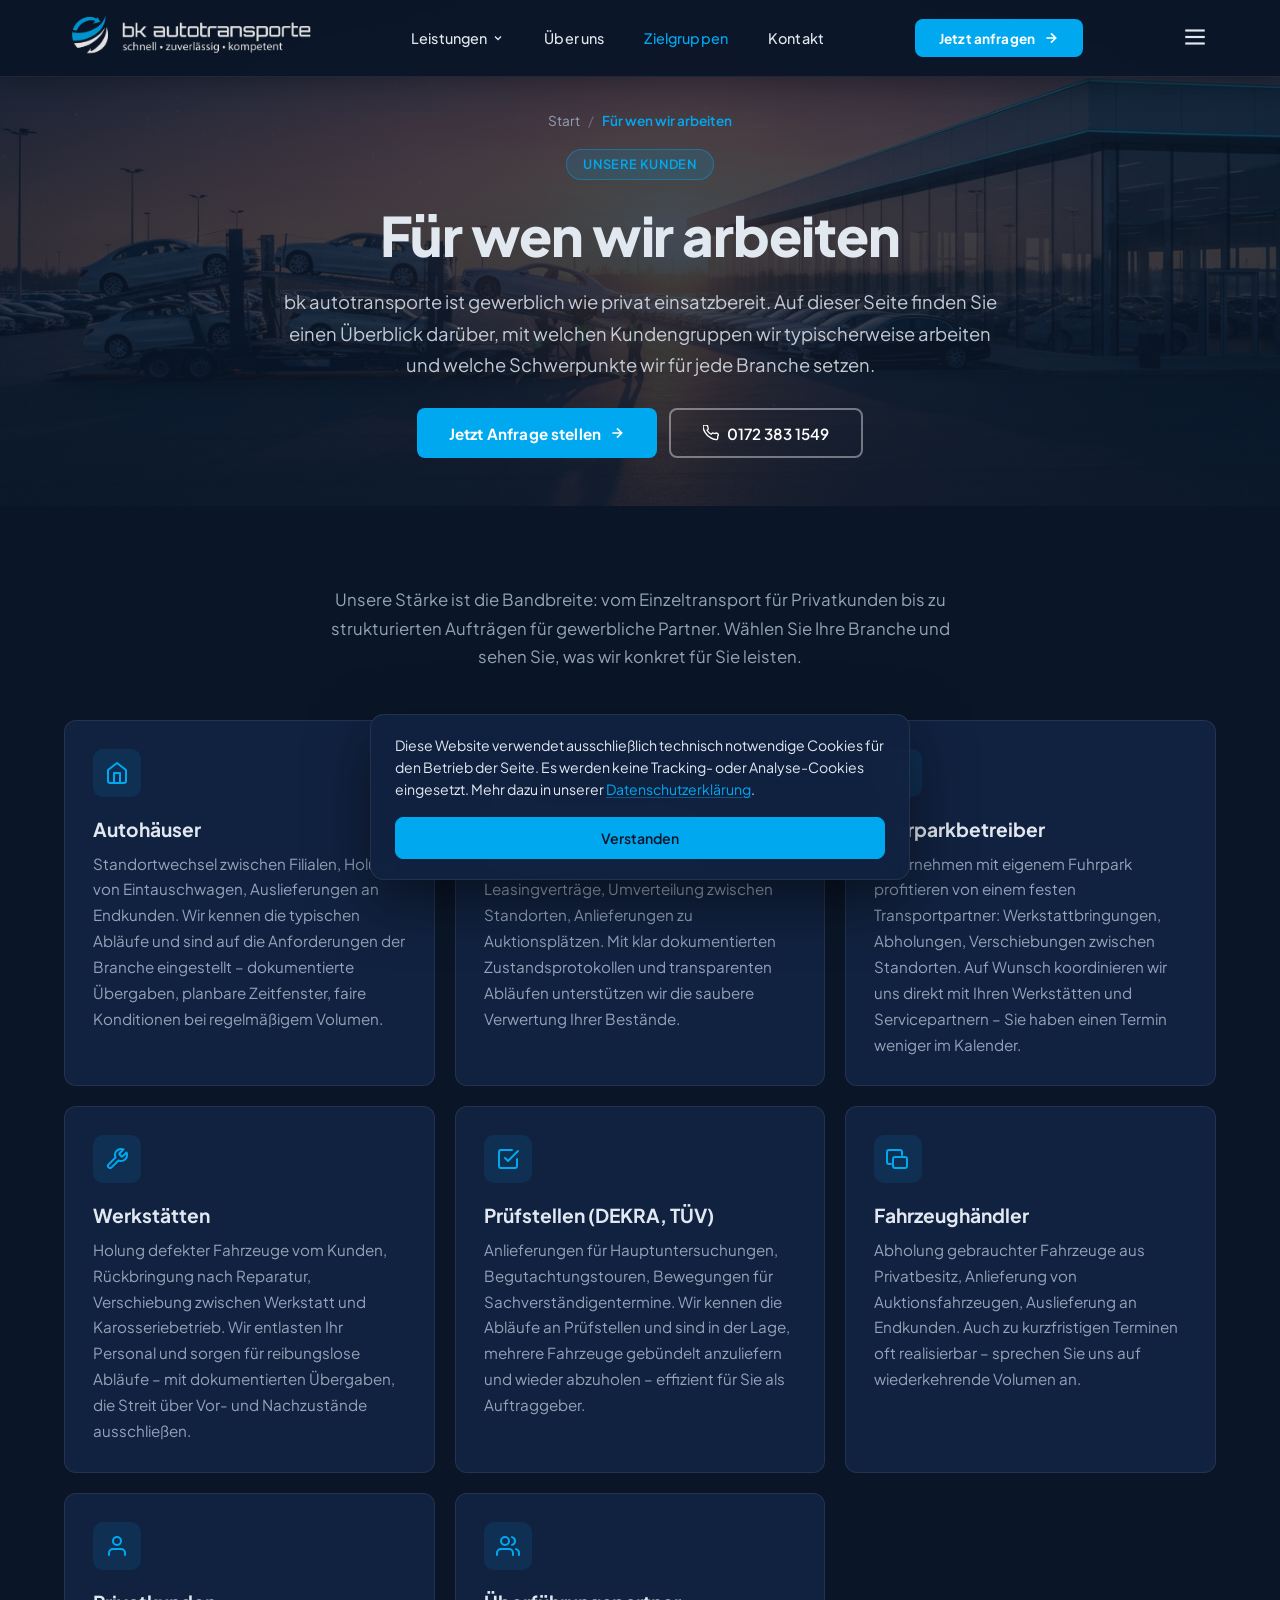
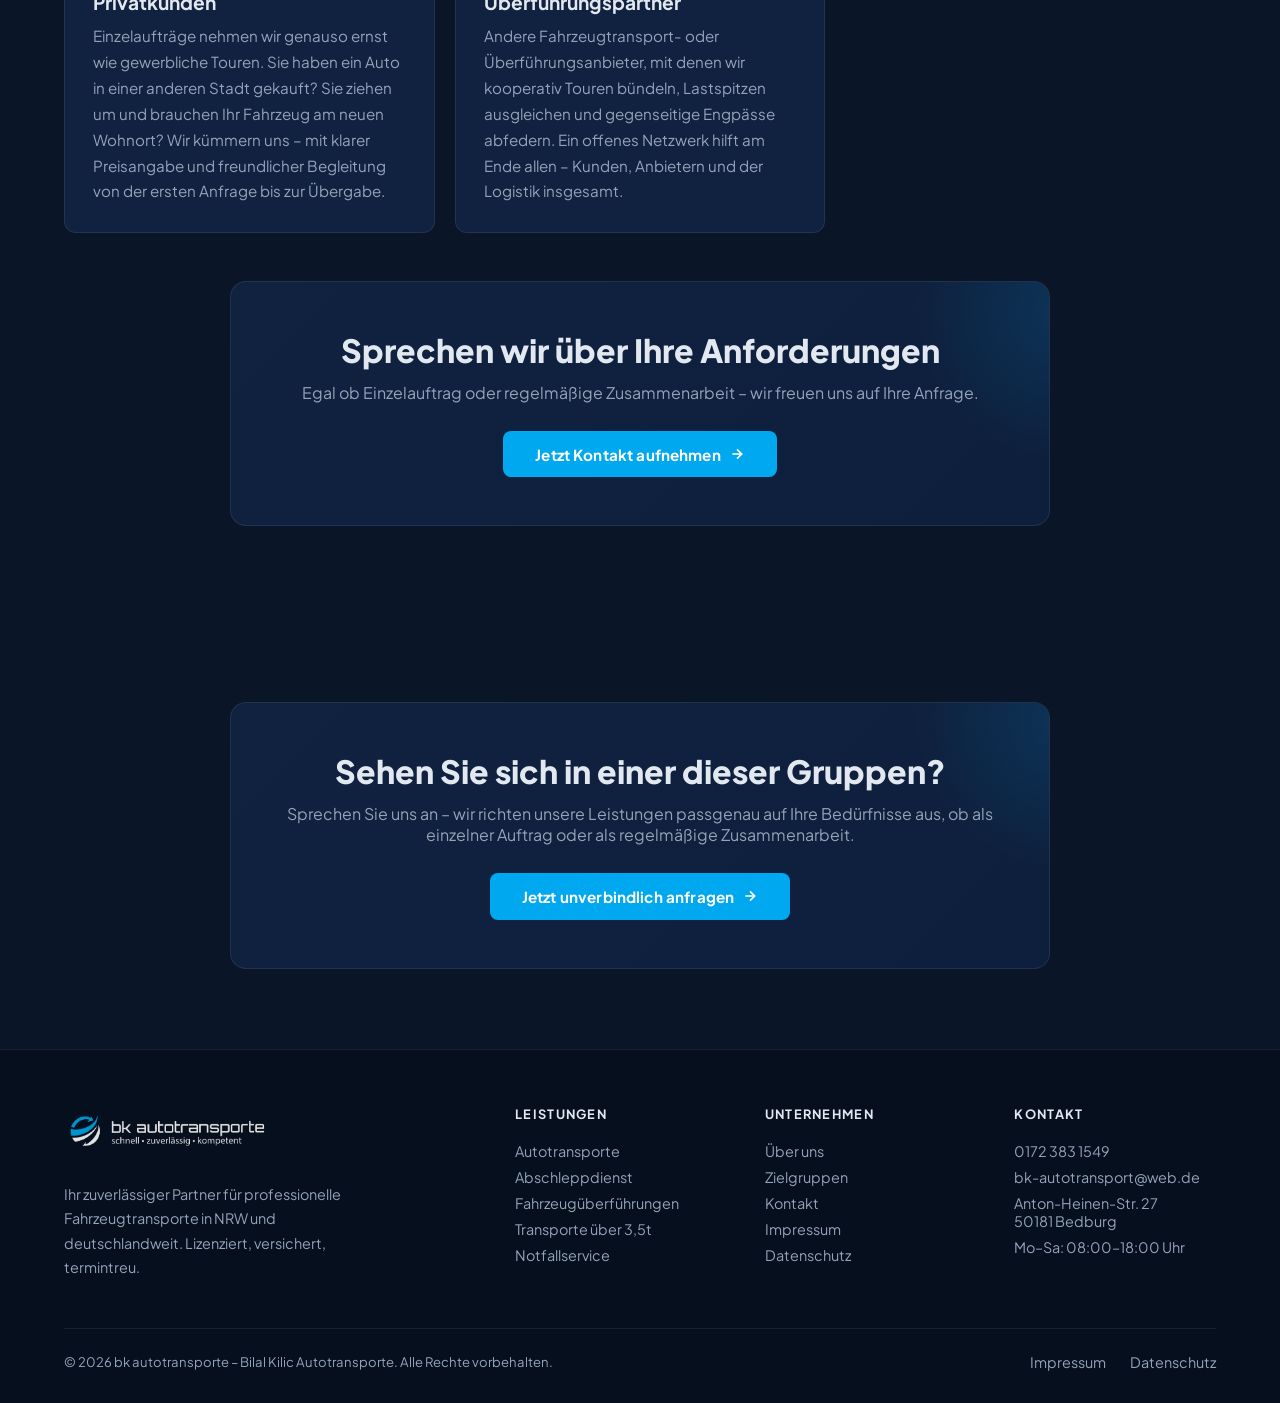
<file: zielgruppen.html>
<!DOCTYPE html>
<html lang="de">
<head>
  <meta charset="UTF-8" />
  <meta name="viewport" content="width=device-width, initial-scale=1.0" />
  <title>Zielgruppen | Für wen wir Fahrzeuge transportieren – bk autotransporte</title>
  <meta name="description" content="bk autotransporte arbeitet für Autohäuser, Leasinggesellschaften, Fuhrparkbetreiber, Werkstätten, DEKRA/TÜV, Fahrzeughändler und Privatkunden. Erfahren Sie, was wir für Ihre Branche leisten." />
  <meta name="robots" content="index, follow" />
  <link rel="canonical" href="https://bk-autotransporte.de/zielgruppen.html" />

  <meta property="og:type" content="website" />
  <meta property="og:url" content="https://bk-autotransporte.de/zielgruppen.html" />
  <meta property="og:title" content="Zielgruppen | Für wen wir Fahrzeuge transportieren – bk autotransporte" />
  <meta property="og:description" content="bk autotransporte arbeitet für Autohäuser, Leasinggesellschaften, Fuhrparkbetreiber, Werkstätten, DEKRA/TÜV, Fahrzeughändler und Privatkunden. Erfahren Sie, was wir für Ihre Branche leisten." />
  <meta property="og:image" content="Assets/Logo mit text Transparent.png" />
  <meta name="twitter:card" content="summary_large_image" />

  <link rel="preconnect" href="https://fonts.googleapis.com" />
  <link rel="preconnect" href="https://fonts.gstatic.com" crossorigin />
  <link href="https://fonts.googleapis.com/css2?family=Plus+Jakarta+Sans:wght@300;400;500;600;700;800&display=swap" rel="stylesheet" />
  <link rel="stylesheet" href="css/style.css" />
  <link rel="icon" type="image/png" href="favicon.png" />
  <link rel="preload" as="image" href="Assets/heroes/zielgruppen.jpg" fetchpriority="high" />

</head>
<body>
<header id="navbar" class="solid" role="banner">
  <div class="container">
    <nav aria-label="Hauptnavigation" style="display:flex; align-items:center; justify-content:space-between;">
      <a href="index.html" aria-label="bk autotransporte Startseite" style="flex-shrink:0;">
        <img src="Assets/Logo mit text Transparent.png" alt="bk autotransporte Logo" class="logo-inverted"
             style="height:64px; width:auto; object-fit:contain;" />
      </a>
      <ul style="display:flex; gap:2.5rem; list-style:none; align-items:center;" class="hidden md:flex">
        <li class="nav-item-dropdown">
          <a href="index.html#leistungen" class="nav-link" aria-haspopup="true" aria-expanded="false">
            Leistungen
            <svg width="12" height="12" viewBox="0 0 24 24" fill="none" stroke="currentColor" stroke-width="2.5" aria-hidden="true"><path d="M6 9l6 6 6-6"/></svg>
          </a>
          <div class="nav-dropdown" role="menu">
            <a href="leistungen/autotransporte.html" class="dropdown-link">Autotransporte</a>
            <a href="leistungen/abschleppdienst.html" class="dropdown-link">Abschleppdienst</a>
            <a href="leistungen/fahrzeugueberfuehrungen.html" class="dropdown-link">Fahrzeugüberführungen</a>
            <a href="leistungen/ueberfuehrung-mit-kennzeichen.html" class="dropdown-link">Mit Kennzeichen</a>
            <a href="leistungen/ueberfuehrung-ohne-kennzeichen.html" class="dropdown-link">Ohne Kennzeichen</a>
            <a href="leistungen/transporte-ueber-3-5t.html" class="dropdown-link">Transporte über 3,5t</a>
            <a href="leistungen/individuelle-transporte.html" class="dropdown-link">Individuelle Transporte</a>
            <a href="leistungen/notfallservice.html" class="dropdown-link">Notfallservice</a>
          </div>
        </li>
        <li><a href="ueber-uns.html" class="nav-link">Über uns</a></li>
        <li><a href="zielgruppen.html" class="nav-link active">Zielgruppen</a></li>
        <li><a href="kontakt.html" class="nav-link">Kontakt</a></li>
      </ul>
      <a href="kontakt.html" class="btn-primary hidden md:inline-flex" style="font-size:0.85rem; padding:0.65rem 1.5rem;">
        Jetzt anfragen
        <svg width="16" height="16" viewBox="0 0 24 24" fill="none" stroke="currentColor" stroke-width="2.5"><path d="M5 12h14M12 5l7 7-7 7"/></svg>
      </a>
      <button id="menu-toggle" aria-label="Menü öffnen" aria-expanded="false" aria-controls="mobile-menu"
              class="md:hidden cursor-pointer" style="background:none; border:none; color:var(--text); padding:0.5rem;">
        <svg id="icon-open" width="26" height="26" viewBox="0 0 24 24" fill="none" stroke="currentColor" stroke-width="2"><line x1="3" y1="6" x2="21" y2="6"/><line x1="3" y1="12" x2="21" y2="12"/><line x1="3" y1="18" x2="21" y2="18"/></svg>
        <svg id="icon-close" width="26" height="26" viewBox="0 0 24 24" fill="none" stroke="currentColor" stroke-width="2" style="display:none;"><line x1="18" y1="6" x2="6" y2="18"/><line x1="6" y1="6" x2="18" y2="18"/></svg>
      </button>
    </nav>
  </div>
</header>

<div id="mobile-menu" role="dialog" aria-modal="true" aria-label="Mobilmenü">
  <div style="display:flex; flex-direction:column; min-height:100%; padding:1.5rem;">
    <div style="display:flex; justify-content:space-between; align-items:center; margin-bottom:2rem;">
      <img src="Assets/Logo mit text Transparent.png" alt="bk autotransporte" class="logo-inverted" style="height:44px;" />
      <button id="menu-close" aria-label="Menü schließen" style="background:none; border:none; color:var(--text); cursor:pointer;">
        <svg width="28" height="28" viewBox="0 0 24 24" fill="none" stroke="currentColor" stroke-width="2"><line x1="18" y1="6" x2="6" y2="18"/><line x1="6" y1="6" x2="18" y2="18"/></svg>
      </button>
    </div>
    <nav aria-label="Mobile Navigation">
      <ul style="list-style:none; display:flex; flex-direction:column; gap:0.25rem;">
        <li>
          <a href="index.html#leistungen" class="mobile-nav-link" style="font-size:1.4rem; font-weight:700; color:var(--text); text-decoration:none; display:block; padding:0.65rem 0; border-bottom:1px solid var(--border);">Leistungen</a>
          <ul class="mobile-submenu">
            <li><a href="leistungen/autotransporte.html" class="mobile-nav-link">Autotransporte</a></li>
            <li><a href="leistungen/abschleppdienst.html" class="mobile-nav-link">Abschleppdienst</a></li>
            <li><a href="leistungen/fahrzeugueberfuehrungen.html" class="mobile-nav-link">Fahrzeugüberführungen</a></li>
            <li><a href="leistungen/ueberfuehrung-mit-kennzeichen.html" class="mobile-nav-link">Mit Kennzeichen</a></li>
            <li><a href="leistungen/ueberfuehrung-ohne-kennzeichen.html" class="mobile-nav-link">Ohne Kennzeichen</a></li>
            <li><a href="leistungen/transporte-ueber-3-5t.html" class="mobile-nav-link">Transporte über 3,5t</a></li>
            <li><a href="leistungen/individuelle-transporte.html" class="mobile-nav-link">Individuelle Transporte</a></li>
            <li><a href="leistungen/notfallservice.html" class="mobile-nav-link">Notfallservice</a></li>
          </ul>
        </li>
        <li><a href="ueber-uns.html" class="mobile-nav-link" style="font-size:1.4rem; font-weight:700; color:var(--text); text-decoration:none; display:block; padding:0.65rem 0; border-bottom:1px solid var(--border);">Über uns</a></li>
        <li><a href="zielgruppen.html" class="mobile-nav-link" style="font-size:1.4rem; font-weight:700; color:var(--text); text-decoration:none; display:block; padding:0.65rem 0; border-bottom:1px solid var(--border);">Zielgruppen</a></li>
        <li><a href="kontakt.html" class="mobile-nav-link" style="font-size:1.4rem; font-weight:700; color:var(--text); text-decoration:none; display:block; padding:0.65rem 0; border-bottom:1px solid var(--border);">Kontakt</a></li>
      </ul>
    </nav>
    <div style="margin-top:auto; display:flex; flex-direction:column; gap:1rem; padding-top:2rem;">
      <a href="tel:+491723831549" class="btn-primary" style="justify-content:center;">📞 0172 383 1549</a>
      <a href="kontakt.html" class="btn-secondary" style="text-align:center; justify-content:center;">Anfrage stellen</a>
    </div>
  </div>
</div>
<main>
<section class="sub-hero" aria-label="Hero">
  <div class="sub-hero-bg" aria-hidden="true">
    <img src="Assets/heroes/zielgruppen.jpg" alt="" loading="eager" fetchpriority="high" decoding="async" />
  </div>
  <div class="sub-hero-overlay" aria-hidden="true"></div>
  <div class="sub-hero-content">
    <nav class="breadcrumbs" aria-label="Brotkrumen-Navigation"><a href="index.html">Start</a><span class="sep">/</span><span class="current">Für wen wir arbeiten</span></nav>
    <div class="hero-badge">Unsere Kunden</div>
    <h1>Für wen wir arbeiten</h1>
    <p class="lead">bk autotransporte ist gewerblich wie privat einsatzbereit. Auf dieser Seite finden Sie einen Überblick darüber, mit welchen Kundengruppen wir typischerweise arbeiten und welche Schwerpunkte wir für jede Branche setzen.</p>
    <div style="display:flex; gap:0.75rem; justify-content:center; flex-wrap:wrap;">
      <a href="kontakt.html" class="btn-primary">Jetzt Anfrage stellen
        <svg width="16" height="16" viewBox="0 0 24 24" fill="none" stroke="currentColor" stroke-width="2.5"><path d="M5 12h14M12 5l7 7-7 7"/></svg>
      </a>
      <a href="tel:+491723831549" class="btn-secondary">
        <svg width="16" height="16" viewBox="0 0 24 24" fill="none" stroke="currentColor" stroke-width="2"><path d="M22 16.92v3a2 2 0 01-2.18 2 19.79 19.79 0 01-8.63-3.07A19.5 19.5 0 013.07 11a19.79 19.79 0 01-3.07-8.67A2 2 0 012 .18h3a2 2 0 012 1.72c.127.96.361 1.903.7 2.81a2 2 0 01-.45 2.11L6.09 7.91a16 16 0 006 6l1.27-1.27a2 2 0 012.11-.45c.907.339 1.85.573 2.81.7A2 2 0 0122 16.92z"/></svg>
        0172 383 1549
      </a>
    </div>
  </div>
</section>

<section><div class="container">
  <div class="fade-up" style="text-align:center; margin-bottom:3rem;">
    <p class="section-subtitle" style="margin:0 auto;">Unsere Stärke ist die Bandbreite: vom Einzeltransport für Privatkunden bis zu strukturierten Aufträgen für gewerbliche Partner. Wählen Sie Ihre Branche und sehen Sie, was wir konkret für Sie leisten.</p>
  </div>

  <div style="display:grid; grid-template-columns:repeat(auto-fill, minmax(320px, 1fr)); gap:1.25rem; margin-top:2rem;">

    <article class="card fade-up">
      <div class="card-icon" aria-hidden="true">
        <svg width="24" height="24" viewBox="0 0 24 24" fill="none" stroke="currentColor" stroke-width="2" stroke-linecap="round" stroke-linejoin="round"><path d="M3 9l9-7 9 7v11a2 2 0 01-2 2H5a2 2 0 01-2-2z"/><polyline points="9 22 9 12 15 12 15 22"/></svg>
      </div>
      <h2 style="font-size:1.2rem; font-weight:700; margin-bottom:0.6rem; color:var(--text);">Autohäuser</h2>
      <p style="font-size:0.95rem; color:var(--muted); line-height:1.7;">Standortwechsel zwischen Filialen, Holung von Eintauschwagen, Auslieferungen an Endkunden. Wir kennen die typischen Abläufe und sind auf die Anforderungen der Branche eingestellt – dokumentierte Übergaben, planbare Zeitfenster, faire Konditionen bei regelmäßigem Volumen.</p>
    </article>

    <article class="card fade-up fade-up-delay-1">
      <div class="card-icon" aria-hidden="true">
        <svg width="24" height="24" viewBox="0 0 24 24" fill="none" stroke="currentColor" stroke-width="2" stroke-linecap="round" stroke-linejoin="round"><path d="M14 2H6a2 2 0 00-2 2v16a2 2 0 002 2h12a2 2 0 002-2V8z"/><polyline points="14 2 14 8 20 8"/></svg>
      </div>
      <h2 style="font-size:1.2rem; font-weight:700; margin-bottom:0.6rem; color:var(--text);">Leasinggesellschaften</h2>
      <p style="font-size:0.95rem; color:var(--muted); line-height:1.7;">Rückläuferholung am Ende der Leasingverträge, Umverteilung zwischen Standorten, Anlieferungen zu Auktionsplätzen. Mit klar dokumentierten Zustandsprotokollen und transparenten Abläufen unterstützen wir die saubere Verwertung Ihrer Bestände.</p>
    </article>

    <article class="card fade-up fade-up-delay-2">
      <div class="card-icon" aria-hidden="true">
        <svg width="24" height="24" viewBox="0 0 24 24" fill="none" stroke="currentColor" stroke-width="2" stroke-linecap="round" stroke-linejoin="round"><rect x="1" y="3" width="15" height="13" rx="1"/><path d="M16 8h4l3 3v5h-7z"/><circle cx="5.5" cy="18.5" r="2.5"/><circle cx="18.5" cy="18.5" r="2.5"/></svg>
      </div>
      <h2 style="font-size:1.2rem; font-weight:700; margin-bottom:0.6rem; color:var(--text);">Fuhrparkbetreiber</h2>
      <p style="font-size:0.95rem; color:var(--muted); line-height:1.7;">Unternehmen mit eigenem Fuhrpark profitieren von einem festen Transportpartner: Werkstattbringungen, Abholungen, Verschiebungen zwischen Standorten. Auf Wunsch koordinieren wir uns direkt mit Ihren Werkstätten und Servicepartnern – Sie haben einen Termin weniger im Kalender.</p>
    </article>

    <article class="card fade-up fade-up-delay-3">
      <div class="card-icon" aria-hidden="true">
        <svg width="24" height="24" viewBox="0 0 24 24" fill="none" stroke="currentColor" stroke-width="2" stroke-linecap="round" stroke-linejoin="round"><path d="M14.7 6.3a1 1 0 000 1.4l1.6 1.6a1 1 0 001.4 0l3.77-3.77a6 6 0 01-7.94 7.94l-6.91 6.91a2.12 2.12 0 01-3-3l6.91-6.91a6 6 0 017.94-7.94l-3.76 3.76z"/></svg>
      </div>
      <h2 style="font-size:1.2rem; font-weight:700; margin-bottom:0.6rem; color:var(--text);">Werkstätten</h2>
      <p style="font-size:0.95rem; color:var(--muted); line-height:1.7;">Holung defekter Fahrzeuge vom Kunden, Rückbringung nach Reparatur, Verschiebung zwischen Werkstatt und Karosseriebetrieb. Wir entlasten Ihr Personal und sorgen für reibungslose Abläufe – mit dokumentierten Übergaben, die Streit über Vor- und Nachzustände ausschließen.</p>
    </article>

    <article class="card fade-up">
      <div class="card-icon" aria-hidden="true">
        <svg width="24" height="24" viewBox="0 0 24 24" fill="none" stroke="currentColor" stroke-width="2" stroke-linecap="round" stroke-linejoin="round"><polyline points="9 11 12 14 22 4"/><path d="M21 12v7a2 2 0 01-2 2H5a2 2 0 01-2-2V5a2 2 0 012-2h11"/></svg>
      </div>
      <h2 style="font-size:1.2rem; font-weight:700; margin-bottom:0.6rem; color:var(--text);">Prüfstellen (DEKRA, TÜV)</h2>
      <p style="font-size:0.95rem; color:var(--muted); line-height:1.7;">Anlieferungen für Hauptuntersuchungen, Begutachtungstouren, Bewegungen für Sachverständigentermine. Wir kennen die Abläufe an Prüfstellen und sind in der Lage, mehrere Fahrzeuge gebündelt anzuliefern und wieder abzuholen – effizient für Sie als Auftraggeber.</p>
    </article>

    <article class="card fade-up fade-up-delay-1">
      <div class="card-icon" aria-hidden="true">
        <svg width="24" height="24" viewBox="0 0 24 24" fill="none" stroke="currentColor" stroke-width="2" stroke-linecap="round" stroke-linejoin="round"><path d="M5 17H3a2 2 0 01-2-2V5a2 2 0 012-2h11a2 2 0 012 2v3M9 21h10a2 2 0 002-2v-7a2 2 0 00-2-2H9a2 2 0 00-2 2v7a2 2 0 002 2z"/></svg>
      </div>
      <h2 style="font-size:1.2rem; font-weight:700; margin-bottom:0.6rem; color:var(--text);">Fahrzeughändler</h2>
      <p style="font-size:0.95rem; color:var(--muted); line-height:1.7;">Abholung gebrauchter Fahrzeuge aus Privatbesitz, Anlieferung von Auktionsfahrzeugen, Auslieferung an Endkunden. Auch zu kurzfristigen Terminen oft realisierbar – sprechen Sie uns auf wiederkehrende Volumen an.</p>
    </article>

    <article class="card fade-up fade-up-delay-2">
      <div class="card-icon" aria-hidden="true">
        <svg width="24" height="24" viewBox="0 0 24 24" fill="none" stroke="currentColor" stroke-width="2" stroke-linecap="round" stroke-linejoin="round"><path d="M20 21v-2a4 4 0 00-4-4H8a4 4 0 00-4 4v2"/><circle cx="12" cy="7" r="4"/></svg>
      </div>
      <h2 style="font-size:1.2rem; font-weight:700; margin-bottom:0.6rem; color:var(--text);">Privatkunden</h2>
      <p style="font-size:0.95rem; color:var(--muted); line-height:1.7;">Einzelaufträge nehmen wir genauso ernst wie gewerbliche Touren. Sie haben ein Auto in einer anderen Stadt gekauft? Sie ziehen um und brauchen Ihr Fahrzeug am neuen Wohnort? Wir kümmern uns – mit klarer Preisangabe und freundlicher Begleitung von der ersten Anfrage bis zur Übergabe.</p>
    </article>

    <article class="card fade-up fade-up-delay-3">
      <div class="card-icon" aria-hidden="true">
        <svg width="24" height="24" viewBox="0 0 24 24" fill="none" stroke="currentColor" stroke-width="2" stroke-linecap="round" stroke-linejoin="round"><path d="M17 21v-2a4 4 0 00-4-4H5a4 4 0 00-4 4v2"/><circle cx="9" cy="7" r="4"/><path d="M23 21v-2a4 4 0 00-3-3.87M16 3.13a4 4 0 010 7.75"/></svg>
      </div>
      <h2 style="font-size:1.2rem; font-weight:700; margin-bottom:0.6rem; color:var(--text);">Überführungspartner</h2>
      <p style="font-size:0.95rem; color:var(--muted); line-height:1.7;">Andere Fahrzeugtransport- oder Überführungsanbieter, mit denen wir kooperativ Touren bündeln, Lastspitzen ausgleichen und gegenseitige Engpässe abfedern. Ein offenes Netzwerk hilft am Ende allen – Kunden, Anbietern und der Logistik insgesamt.</p>
    </article>

  </div>

  <div class="cta-block" style="margin-top:3rem;">
    <h3>Sprechen wir über Ihre Anforderungen</h3>
    <p>Egal ob Einzelauftrag oder regelmäßige Zusammenarbeit – wir freuen uns auf Ihre Anfrage.</p>
    <a href="kontakt.html" class="btn-primary">Jetzt Kontakt aufnehmen
      <svg width="16" height="16" viewBox="0 0 24 24" fill="none" stroke="currentColor" stroke-width="2.5"><path d="M5 12h14M12 5l7 7-7 7"/></svg>
    </a>
  </div>
</div></section>
<section style="padding-top:2rem;"><div class="container"><div class="cta-block">
  <h3>Sehen Sie sich in einer dieser Gruppen?</h3>
  <p>Sprechen Sie uns an – wir richten unsere Leistungen passgenau auf Ihre Bedürfnisse aus, ob als einzelner Auftrag oder als regelmäßige Zusammenarbeit.</p>
  <a href="kontakt.html" class="btn-primary">Jetzt unverbindlich anfragen
    <svg width="16" height="16" viewBox="0 0 24 24" fill="none" stroke="currentColor" stroke-width="2.5"><path d="M5 12h14M12 5l7 7-7 7"/></svg>
  </a>
</div>
</div></section></main>
<footer role="contentinfo">
  <div class="container" style="padding-top:3.5rem; padding-bottom:2rem;">
    <div class="footer-grid">
      <div>
        <img src="Assets/Logo mit text Transparent.png" alt="bk autotransporte" class="logo-inverted" style="height:52px; width:auto; margin-bottom:1.25rem;" />
        <p style="font-size:0.9rem; color:var(--muted); line-height:1.7; max-width:300px;">
          Ihr zuverlässiger Partner für professionelle Fahrzeugtransporte in NRW und deutschlandweit. Lizenziert, versichert, termintreu.
        </p>
      </div>
      <nav aria-label="Footer Leistungen">
        <h3 style="font-size:0.8rem; font-weight:700; text-transform:uppercase; letter-spacing:0.1em; color:var(--text); margin-bottom:1.25rem;">Leistungen</h3>
        <a href="leistungen/autotransporte.html" class="footer-link">Autotransporte</a>
        <a href="leistungen/abschleppdienst.html" class="footer-link">Abschleppdienst</a>
        <a href="leistungen/fahrzeugueberfuehrungen.html" class="footer-link">Fahrzeugüberführungen</a>
        <a href="leistungen/transporte-ueber-3-5t.html" class="footer-link">Transporte über 3,5t</a>
        <a href="leistungen/notfallservice.html" class="footer-link">Notfallservice</a>
      </nav>
      <nav aria-label="Footer Unternehmen">
        <h3 style="font-size:0.8rem; font-weight:700; text-transform:uppercase; letter-spacing:0.1em; color:var(--text); margin-bottom:1.25rem;">Unternehmen</h3>
        <a href="ueber-uns.html" class="footer-link">Über uns</a>
        <a href="zielgruppen.html" class="footer-link">Zielgruppen</a>
        <a href="kontakt.html" class="footer-link">Kontakt</a>
        <a href="impressum.html" class="footer-link">Impressum</a>
        <a href="datenschutz.html" class="footer-link">Datenschutz</a>
      </nav>
      <address style="font-style:normal;">
        <h3 style="font-size:0.8rem; font-weight:700; text-transform:uppercase; letter-spacing:0.1em; color:var(--text); margin-bottom:1.25rem;">Kontakt</h3>
        <a href="tel:+491723831549" class="footer-link">0172 383 1549</a>
        <a href="mailto:bk-autotransport@web.de" class="footer-link">bk-autotransport@web.de</a>
        <p class="footer-link" style="cursor:default;">Anton-Heinen-Str. 27<br />50181 Bedburg</p>
        <p class="footer-link" style="cursor:default;">Mo–Sa: 08:00–18:00 Uhr</p>
      </address>
    </div>
    <div style="border-top:1px solid var(--border); padding-top:1.5rem; display:flex; justify-content:space-between; align-items:center; flex-wrap:wrap; gap:1rem;">
      <p style="font-size:0.82rem; color:var(--muted);">© 2026 bk autotransporte – Bilal Kilic Autotransporte. Alle Rechte vorbehalten.</p>
      <div style="display:flex; gap:1.5rem;">
        <a href="impressum.html" class="footer-link" style="margin:0;">Impressum</a>
        <a href="datenschutz.html" class="footer-link" style="margin:0;">Datenschutz</a>
      </div>
    </div>
  </div>
</footer>

<!-- Cookie Banner -->
<div id="cookie-banner" role="dialog" aria-live="polite" aria-label="Cookie-Hinweis">
  <p class="cookie-banner-text">
    Diese Website verwendet ausschließlich technisch notwendige Cookies für den Betrieb der Seite. Es werden keine Tracking- oder Analyse-Cookies eingesetzt. Mehr dazu in unserer <a href="datenschutz.html">Datenschutzerklärung</a>.
  </p>
  <div class="cookie-banner-actions">
    <button class="cookie-banner-btn primary" id="cookie-accept" type="button">Verstanden</button>
  </div>
</div>
<script>
(function() {
  // Cookie Banner
  try {
    var COOKIE_KEY = 'bk_cookie_consent';
    var banner = document.getElementById('cookie-banner');
    var acceptBtn = document.getElementById('cookie-accept');
    if (banner && !localStorage.getItem(COOKIE_KEY)) {
      setTimeout(function(){ banner.classList.add('visible'); }, 600);
    }
    if (acceptBtn) {
      acceptBtn.addEventListener('click', function(){
        try { localStorage.setItem(COOKIE_KEY, '1'); } catch(e) {}
        if (banner) banner.classList.remove('visible');
      });
    }
  } catch(e) {}

  // Mobile Menu
  var menuToggle = document.getElementById('menu-toggle');
  var menuClose  = document.getElementById('menu-close');
  var mobileMenu = document.getElementById('mobile-menu');
  var iconOpen   = document.getElementById('icon-open');
  var iconClose  = document.getElementById('icon-close');

  function openMenu() {
    mobileMenu.classList.add('open');
    document.body.style.overflow = 'hidden';
    menuToggle.setAttribute('aria-expanded', 'true');
    if (iconOpen)  iconOpen.style.display  = 'none';
    if (iconClose) iconClose.style.display = 'block';
  }
  function closeMenu() {
    mobileMenu.classList.remove('open');
    document.body.style.overflow = '';
    menuToggle.setAttribute('aria-expanded', 'false');
    if (iconOpen)  iconOpen.style.display  = 'block';
    if (iconClose) iconClose.style.display = 'none';
  }
  if (menuToggle) menuToggle.addEventListener('click', openMenu);
  if (menuClose)  menuClose.addEventListener('click', closeMenu);
  document.querySelectorAll('.mobile-nav-link').forEach(function(l){ l.addEventListener('click', closeMenu); });
  document.addEventListener('keydown', function(e){ if (e.key === 'Escape') closeMenu(); });

  // Scroll Shadow
  var navbar = document.getElementById('navbar');
  if (navbar && !navbar.classList.contains('solid')) {
    function handleScroll(){
      if (window.scrollY > 50) navbar.classList.add('scrolled');
      else navbar.classList.remove('scrolled');
    }
    window.addEventListener('scroll', handleScroll, { passive: true });
  }

  // Fade Up Animation
  var fadeEls = document.querySelectorAll('.fade-up');
  var obs = new IntersectionObserver(function(entries){
    entries.forEach(function(e){
      if (e.isIntersecting){ e.target.classList.add('visible'); obs.unobserve(e.target); }
    });
  }, { threshold: 0.12, rootMargin: '0px 0px -40px 0px' });
  fadeEls.forEach(function(el){ obs.observe(el); });

})();
</script>
</body>
</html>
</file>
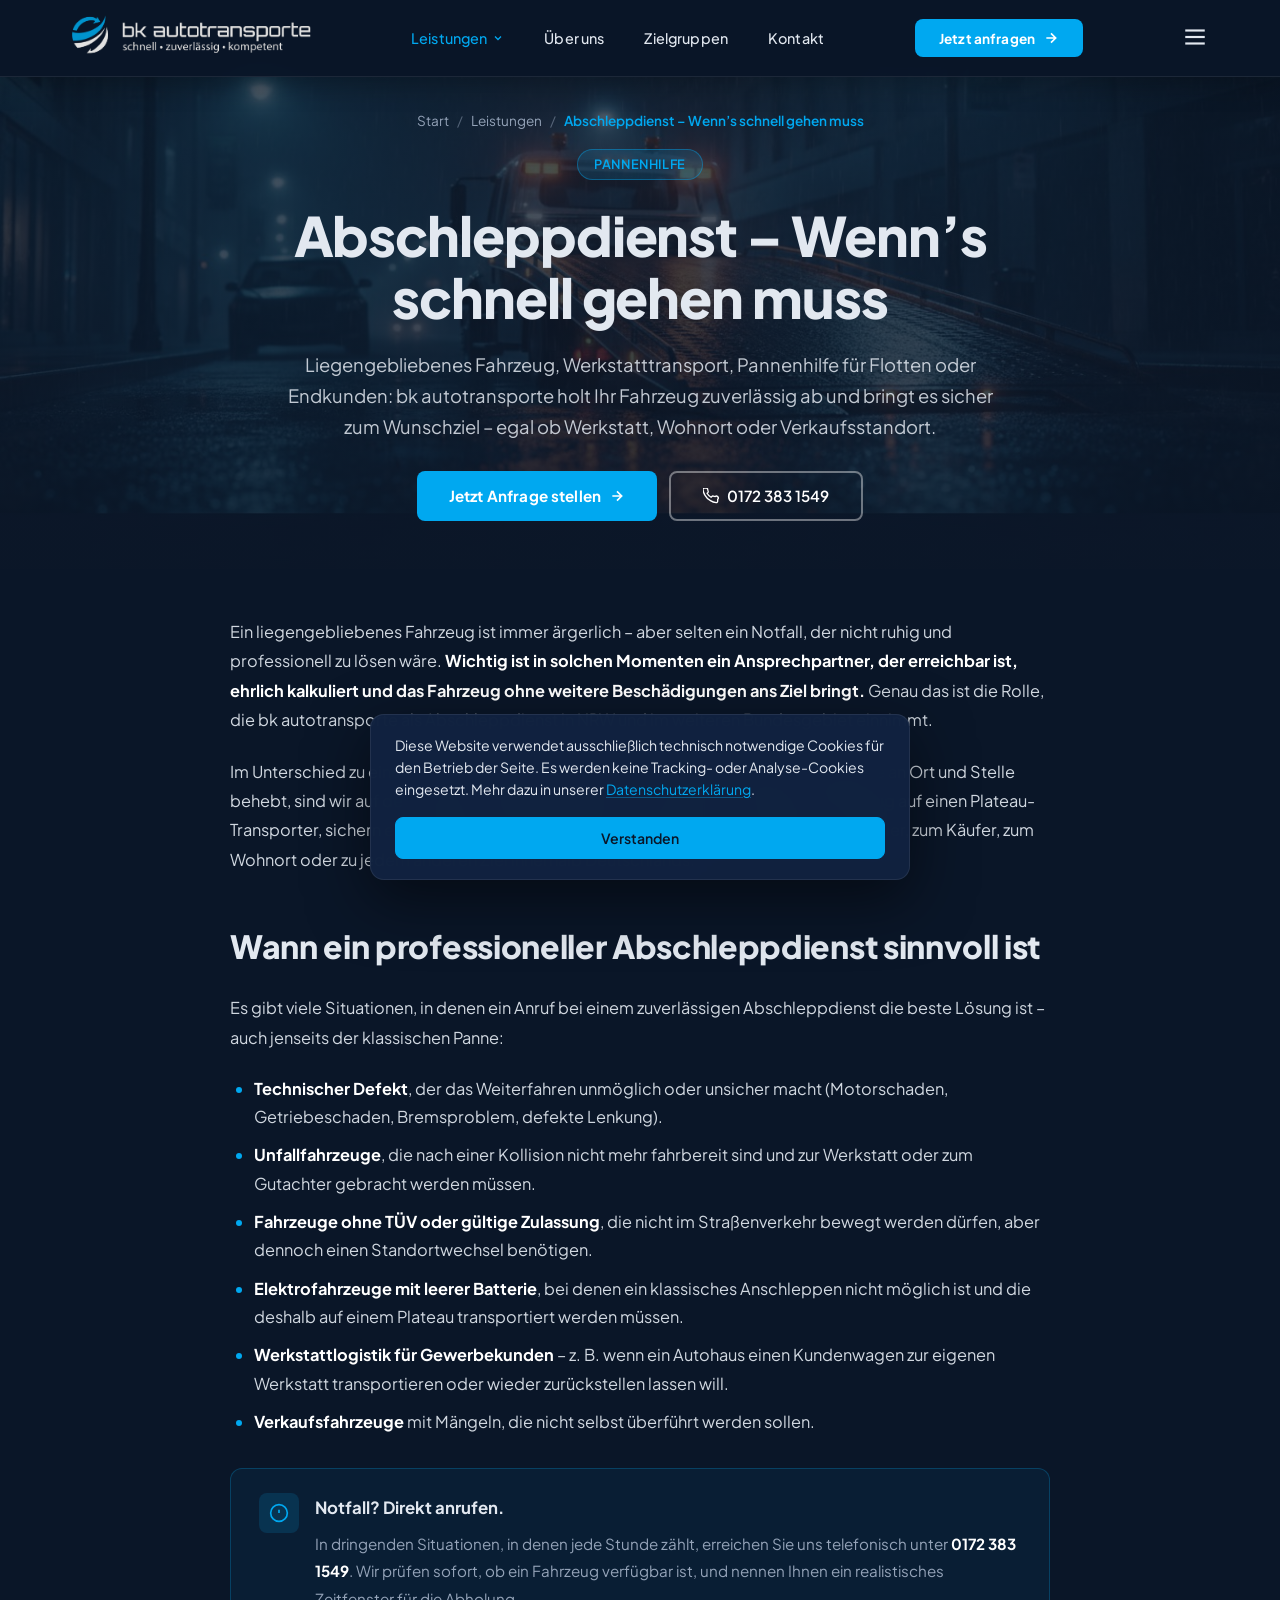
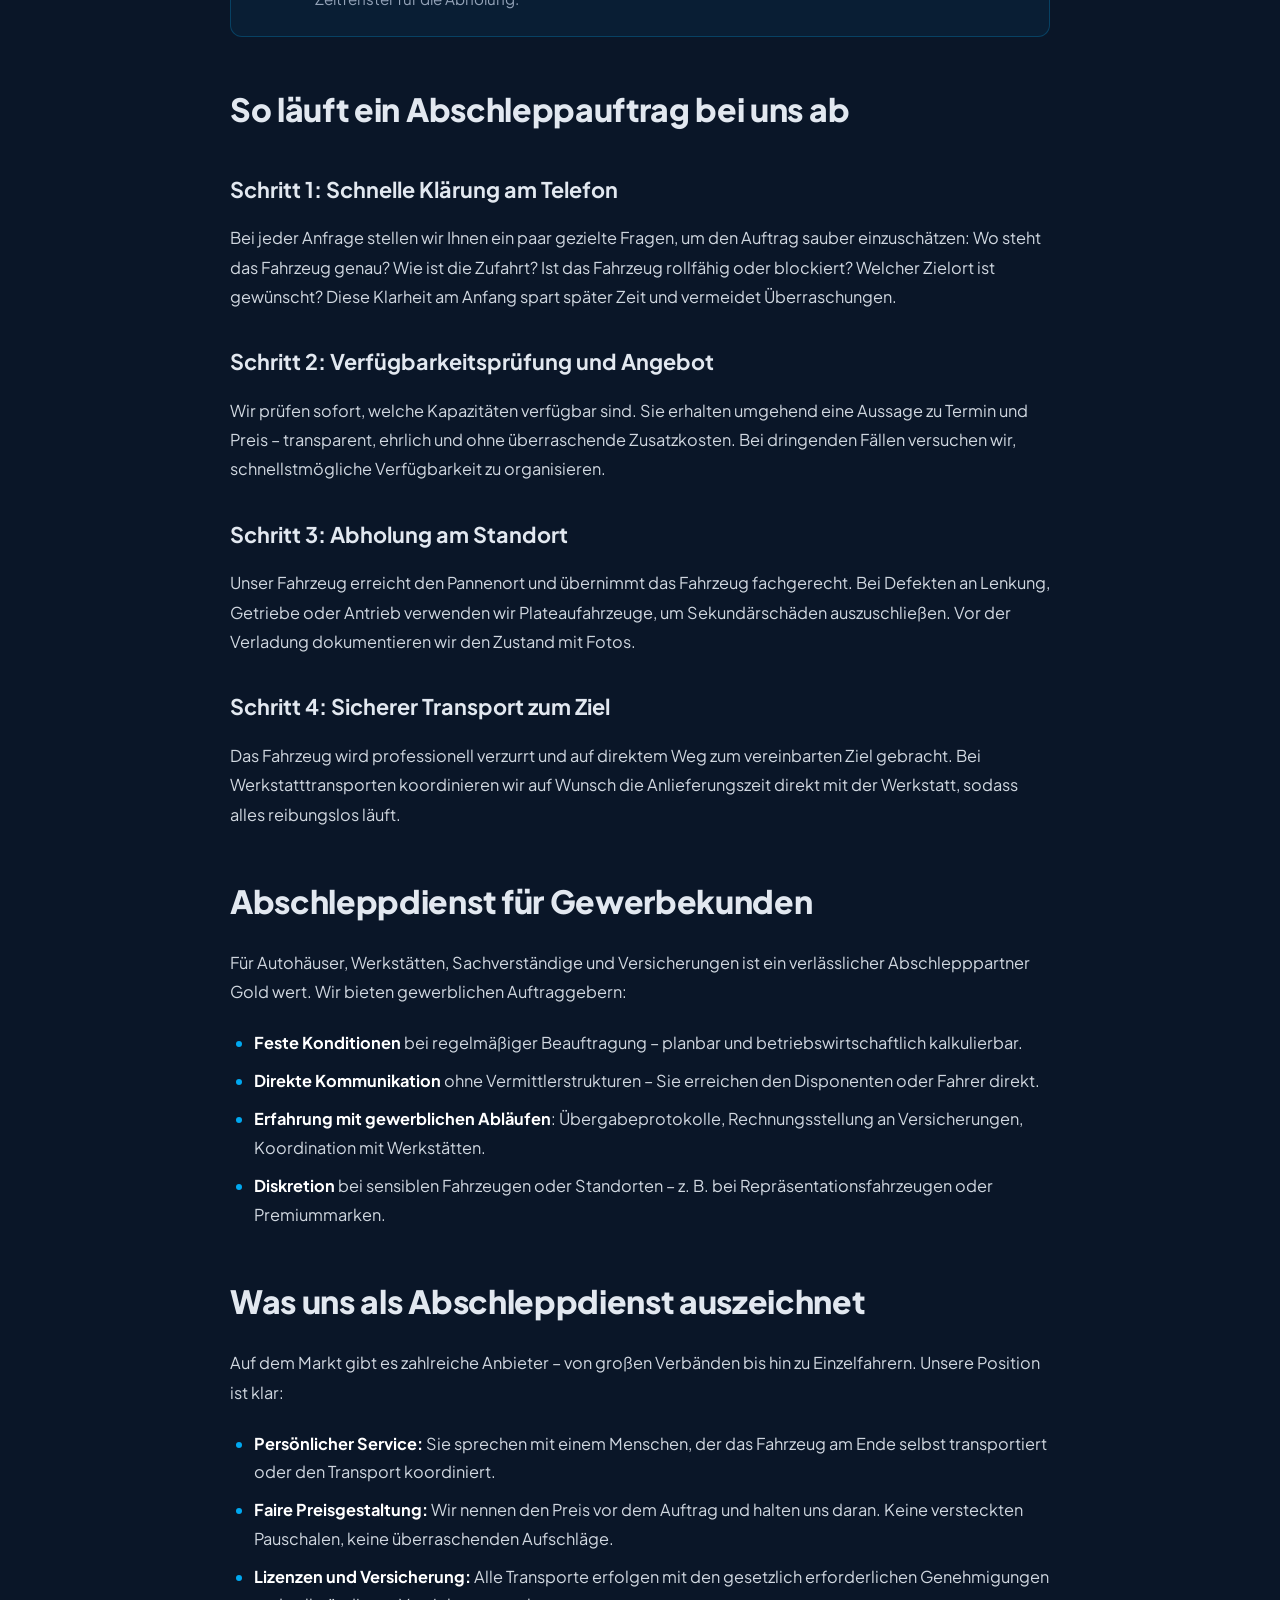
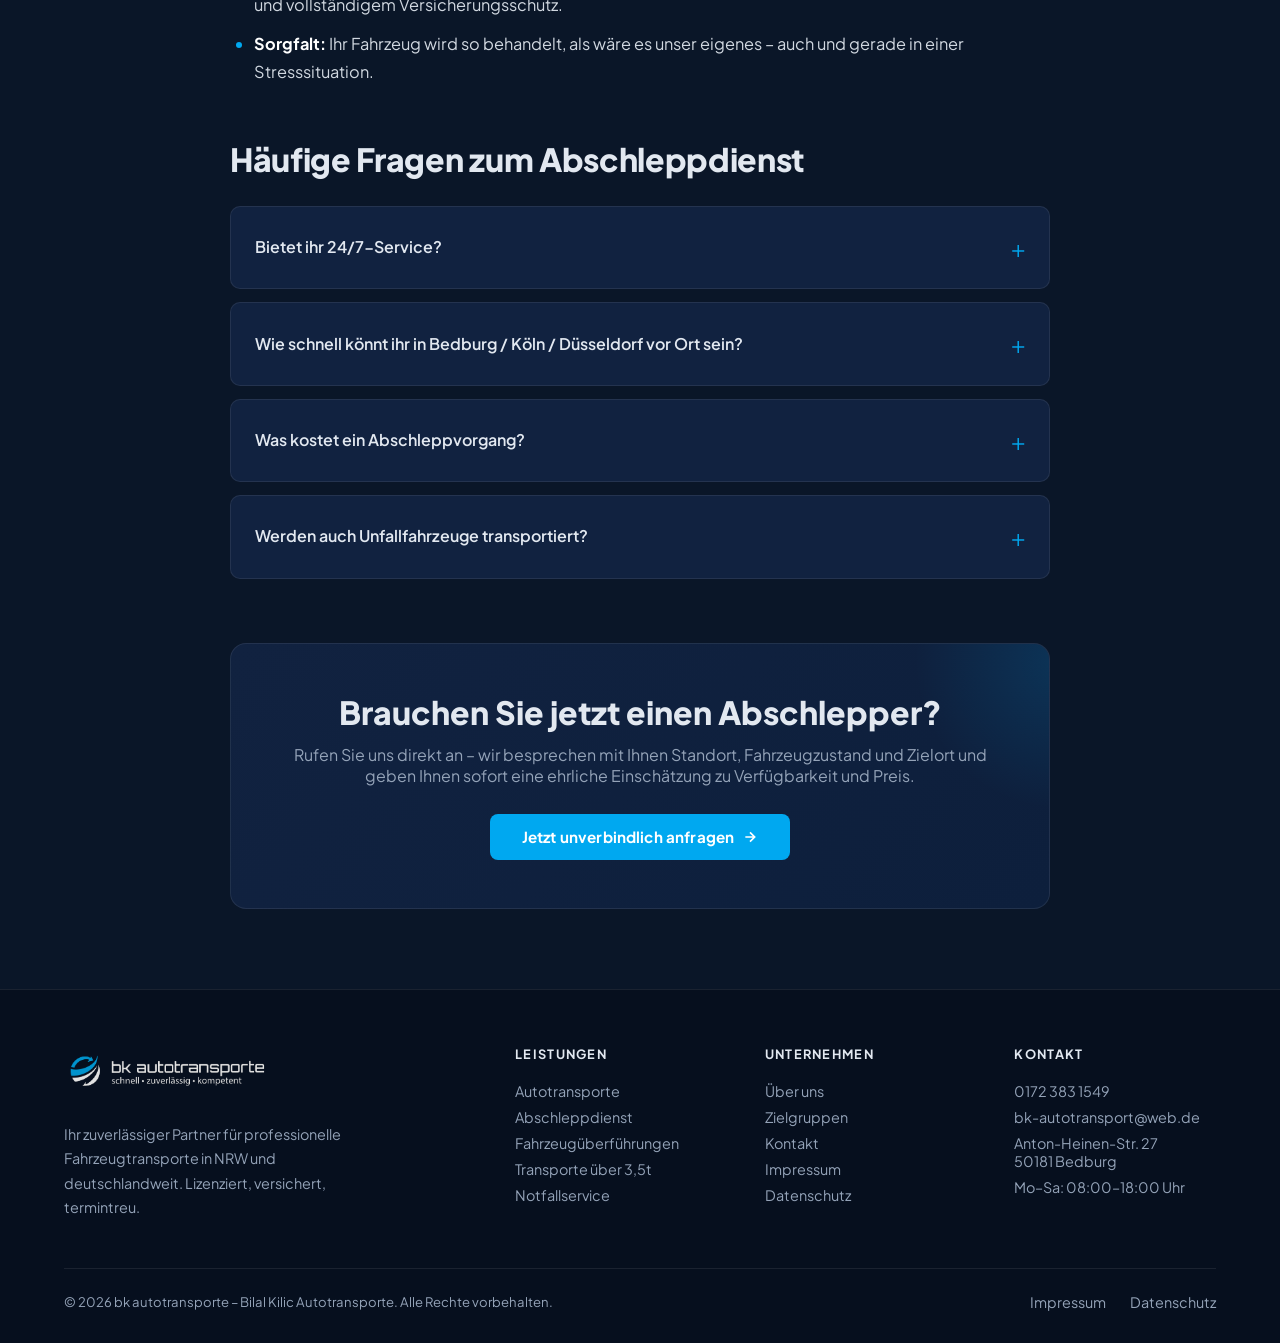
<file: leistungen/abschleppdienst.html>
<!DOCTYPE html>
<html lang="de">
<head>
  <meta charset="UTF-8" />
  <meta name="viewport" content="width=device-width, initial-scale=1.0" />
  <title>Abschleppdienst NRW | Schnelle Hilfe bei Pannen – bk autotransporte</title>
  <meta name="description" content="Zuverlässiger Abschleppdienst in NRW und deutschlandweit. Schnell, diskret, fachgerecht. ✓ Lizenziert ✓ Versichert ✓ Direkter Ansprechpartner." />
  <meta name="robots" content="index, follow" />
  <link rel="canonical" href="https://bk-autotransporte.de/leistungen/abschleppdienst.html" />

  <meta property="og:type" content="website" />
  <meta property="og:url" content="https://bk-autotransporte.de/leistungen/abschleppdienst.html" />
  <meta property="og:title" content="Abschleppdienst NRW | Schnelle Hilfe bei Pannen – bk autotransporte" />
  <meta property="og:description" content="Zuverlässiger Abschleppdienst in NRW und deutschlandweit. Schnell, diskret, fachgerecht. ✓ Lizenziert ✓ Versichert ✓ Direkter Ansprechpartner." />
  <meta property="og:image" content="../Assets/Logo mit text Transparent.png" />
  <meta name="twitter:card" content="summary_large_image" />

  <link rel="preconnect" href="https://fonts.googleapis.com" />
  <link rel="preconnect" href="https://fonts.gstatic.com" crossorigin />
  <link href="https://fonts.googleapis.com/css2?family=Plus+Jakarta+Sans:wght@300;400;500;600;700;800&display=swap" rel="stylesheet" />
  <link rel="stylesheet" href="../css/style.css" />
  <link rel="icon" type="image/png" href="../favicon.png" />
  <link rel="preload" as="image" href="../Assets/heroes/abschleppdienst.jpg" fetchpriority="high" />
<script type="application/ld+json">{"@context":"https://schema.org","@type":"Service","name":"Abschleppdienst","provider":{"@type":"LocalBusiness","name":"bk autotransporte","telephone":"+491723831549"},"areaServed":{"@type":"AdministrativeArea","name":"Nordrhein-Westfalen"},"description":"Zuverlässiger Abschleppdienst in NRW und deutschlandweit. Schnell, diskret und fachgerecht."}</script>
</head>
<body>
<header id="navbar" class="solid" role="banner">
  <div class="container">
    <nav aria-label="Hauptnavigation" style="display:flex; align-items:center; justify-content:space-between;">
      <a href="../index.html" aria-label="bk autotransporte Startseite" style="flex-shrink:0;">
        <img src="../Assets/Logo mit text Transparent.png" alt="bk autotransporte Logo" class="logo-inverted"
             style="height:64px; width:auto; object-fit:contain;" />
      </a>
      <ul style="display:flex; gap:2.5rem; list-style:none; align-items:center;" class="hidden md:flex">
        <li class="nav-item-dropdown">
          <a href="../index.html#leistungen" class="nav-link active" aria-haspopup="true" aria-expanded="false">
            Leistungen
            <svg width="12" height="12" viewBox="0 0 24 24" fill="none" stroke="currentColor" stroke-width="2.5" aria-hidden="true"><path d="M6 9l6 6 6-6"/></svg>
          </a>
          <div class="nav-dropdown" role="menu">
            <a href="../leistungen/autotransporte.html" class="dropdown-link">Autotransporte</a>
            <a href="../leistungen/abschleppdienst.html" class="dropdown-link">Abschleppdienst</a>
            <a href="../leistungen/fahrzeugueberfuehrungen.html" class="dropdown-link">Fahrzeugüberführungen</a>
            <a href="../leistungen/ueberfuehrung-mit-kennzeichen.html" class="dropdown-link">Mit Kennzeichen</a>
            <a href="../leistungen/ueberfuehrung-ohne-kennzeichen.html" class="dropdown-link">Ohne Kennzeichen</a>
            <a href="../leistungen/transporte-ueber-3-5t.html" class="dropdown-link">Transporte über 3,5t</a>
            <a href="../leistungen/individuelle-transporte.html" class="dropdown-link">Individuelle Transporte</a>
            <a href="../leistungen/notfallservice.html" class="dropdown-link">Notfallservice</a>
          </div>
        </li>
        <li><a href="../ueber-uns.html" class="nav-link">Über uns</a></li>
        <li><a href="../zielgruppen.html" class="nav-link">Zielgruppen</a></li>
        <li><a href="../kontakt.html" class="nav-link">Kontakt</a></li>
      </ul>
      <a href="../kontakt.html" class="btn-primary hidden md:inline-flex" style="font-size:0.85rem; padding:0.65rem 1.5rem;">
        Jetzt anfragen
        <svg width="16" height="16" viewBox="0 0 24 24" fill="none" stroke="currentColor" stroke-width="2.5"><path d="M5 12h14M12 5l7 7-7 7"/></svg>
      </a>
      <button id="menu-toggle" aria-label="Menü öffnen" aria-expanded="false" aria-controls="mobile-menu"
              class="md:hidden cursor-pointer" style="background:none; border:none; color:var(--text); padding:0.5rem;">
        <svg id="icon-open" width="26" height="26" viewBox="0 0 24 24" fill="none" stroke="currentColor" stroke-width="2"><line x1="3" y1="6" x2="21" y2="6"/><line x1="3" y1="12" x2="21" y2="12"/><line x1="3" y1="18" x2="21" y2="18"/></svg>
        <svg id="icon-close" width="26" height="26" viewBox="0 0 24 24" fill="none" stroke="currentColor" stroke-width="2" style="display:none;"><line x1="18" y1="6" x2="6" y2="18"/><line x1="6" y1="6" x2="18" y2="18"/></svg>
      </button>
    </nav>
  </div>
</header>

<div id="mobile-menu" role="dialog" aria-modal="true" aria-label="Mobilmenü">
  <div style="display:flex; flex-direction:column; min-height:100%; padding:1.5rem;">
    <div style="display:flex; justify-content:space-between; align-items:center; margin-bottom:2rem;">
      <img src="../Assets/Logo mit text Transparent.png" alt="bk autotransporte" class="logo-inverted" style="height:44px;" />
      <button id="menu-close" aria-label="Menü schließen" style="background:none; border:none; color:var(--text); cursor:pointer;">
        <svg width="28" height="28" viewBox="0 0 24 24" fill="none" stroke="currentColor" stroke-width="2"><line x1="18" y1="6" x2="6" y2="18"/><line x1="6" y1="6" x2="18" y2="18"/></svg>
      </button>
    </div>
    <nav aria-label="Mobile Navigation">
      <ul style="list-style:none; display:flex; flex-direction:column; gap:0.25rem;">
        <li>
          <a href="../index.html#leistungen" class="mobile-nav-link" style="font-size:1.4rem; font-weight:700; color:var(--text); text-decoration:none; display:block; padding:0.65rem 0; border-bottom:1px solid var(--border);">Leistungen</a>
          <ul class="mobile-submenu">
            <li><a href="../leistungen/autotransporte.html" class="mobile-nav-link">Autotransporte</a></li>
            <li><a href="../leistungen/abschleppdienst.html" class="mobile-nav-link">Abschleppdienst</a></li>
            <li><a href="../leistungen/fahrzeugueberfuehrungen.html" class="mobile-nav-link">Fahrzeugüberführungen</a></li>
            <li><a href="../leistungen/ueberfuehrung-mit-kennzeichen.html" class="mobile-nav-link">Mit Kennzeichen</a></li>
            <li><a href="../leistungen/ueberfuehrung-ohne-kennzeichen.html" class="mobile-nav-link">Ohne Kennzeichen</a></li>
            <li><a href="../leistungen/transporte-ueber-3-5t.html" class="mobile-nav-link">Transporte über 3,5t</a></li>
            <li><a href="../leistungen/individuelle-transporte.html" class="mobile-nav-link">Individuelle Transporte</a></li>
            <li><a href="../leistungen/notfallservice.html" class="mobile-nav-link">Notfallservice</a></li>
          </ul>
        </li>
        <li><a href="../ueber-uns.html" class="mobile-nav-link" style="font-size:1.4rem; font-weight:700; color:var(--text); text-decoration:none; display:block; padding:0.65rem 0; border-bottom:1px solid var(--border);">Über uns</a></li>
        <li><a href="../zielgruppen.html" class="mobile-nav-link" style="font-size:1.4rem; font-weight:700; color:var(--text); text-decoration:none; display:block; padding:0.65rem 0; border-bottom:1px solid var(--border);">Zielgruppen</a></li>
        <li><a href="../kontakt.html" class="mobile-nav-link" style="font-size:1.4rem; font-weight:700; color:var(--text); text-decoration:none; display:block; padding:0.65rem 0; border-bottom:1px solid var(--border);">Kontakt</a></li>
      </ul>
    </nav>
    <div style="margin-top:auto; display:flex; flex-direction:column; gap:1rem; padding-top:2rem;">
      <a href="tel:+491723831549" class="btn-primary" style="justify-content:center;">📞 0172 383 1549</a>
      <a href="../kontakt.html" class="btn-secondary" style="text-align:center; justify-content:center;">Anfrage stellen</a>
    </div>
  </div>
</div>
<main>
<section class="sub-hero" aria-label="Hero">
  <div class="sub-hero-bg" aria-hidden="true">
    <img src="../Assets/heroes/abschleppdienst.jpg" alt="" loading="eager" fetchpriority="high" decoding="async" />
  </div>
  <div class="sub-hero-overlay" aria-hidden="true"></div>
  <div class="sub-hero-content">
    <nav class="breadcrumbs" aria-label="Brotkrumen-Navigation"><a href="../index.html">Start</a><span class="sep">/</span><a href="../index.html#leistungen">Leistungen</a><span class="sep">/</span><span class="current">Abschleppdienst – Wenn’s schnell gehen muss</span></nav>
    <div class="hero-badge">Pannenhilfe</div>
    <h1>Abschleppdienst – Wenn’s schnell gehen muss</h1>
    <p class="lead">Liegengebliebenes Fahrzeug, Werkstatttransport, Pannenhilfe für Flotten oder Endkunden: bk autotransporte holt Ihr Fahrzeug zuverlässig ab und bringt es sicher zum Wunschziel – egal ob Werkstatt, Wohnort oder Verkaufsstandort.</p>
    <div style="display:flex; gap:0.75rem; justify-content:center; flex-wrap:wrap;">
      <a href="../kontakt.html" class="btn-primary">Jetzt Anfrage stellen
        <svg width="16" height="16" viewBox="0 0 24 24" fill="none" stroke="currentColor" stroke-width="2.5"><path d="M5 12h14M12 5l7 7-7 7"/></svg>
      </a>
      <a href="tel:+491723831549" class="btn-secondary">
        <svg width="16" height="16" viewBox="0 0 24 24" fill="none" stroke="currentColor" stroke-width="2"><path d="M22 16.92v3a2 2 0 01-2.18 2 19.79 19.79 0 01-8.63-3.07A19.5 19.5 0 013.07 11a19.79 19.79 0 01-3.07-8.67A2 2 0 012 .18h3a2 2 0 012 1.72c.127.96.361 1.903.7 2.81a2 2 0 01-.45 2.11L6.09 7.91a16 16 0 006 6l1.27-1.27a2 2 0 012.11-.45c.907.339 1.85.573 2.81.7A2 2 0 0122 16.92z"/></svg>
        0172 383 1549
      </a>
    </div>
  </div>
</section>
<section style="padding-top:3rem;"><div class="container-narrow"><article class="article-content">
<p>Ein liegengebliebenes Fahrzeug ist immer ärgerlich – aber selten ein Notfall, der nicht ruhig und professionell zu lösen wäre. <strong>Wichtig ist in solchen Momenten ein Ansprechpartner, der erreichbar ist, ehrlich kalkuliert und das Fahrzeug ohne weitere Beschädigungen ans Ziel bringt.</strong> Genau das ist die Rolle, die bk autotransporte als Abschleppdienst in NRW und im weiteren Bundesgebiet einnimmt.</p>

<p>Im Unterschied zu einem reinen Pannenservice, der oft nur kleine technische Probleme an Ort und Stelle behebt, sind wir auf den Transport selbst spezialisiert. Das heißt: Wir laden das Fahrzeug auf einen Plateau-Transporter, sichern es professionell und bringen es zur Werkstatt Ihrer Wahl, zum Händler, zum Käufer, zum Wohnort oder zu jedem anderen Ziel innerhalb Deutschlands.</p>

<h2>Wann ein professioneller Abschleppdienst sinnvoll ist</h2>

<p>Es gibt viele Situationen, in denen ein Anruf bei einem zuverlässigen Abschleppdienst die beste Lösung ist – auch jenseits der klassischen Panne:</p>

<ul>
  <li><strong>Technischer Defekt</strong>, der das Weiterfahren unmöglich oder unsicher macht (Motorschaden, Getriebeschaden, Bremsproblem, defekte Lenkung).</li>
  <li><strong>Unfallfahrzeuge</strong>, die nach einer Kollision nicht mehr fahrbereit sind und zur Werkstatt oder zum Gutachter gebracht werden müssen.</li>
  <li><strong>Fahrzeuge ohne TÜV oder gültige Zulassung</strong>, die nicht im Straßenverkehr bewegt werden dürfen, aber dennoch einen Standortwechsel benötigen.</li>
  <li><strong>Elektrofahrzeuge mit leerer Batterie</strong>, bei denen ein klassisches Anschleppen nicht möglich ist und die deshalb auf einem Plateau transportiert werden müssen.</li>
  <li><strong>Werkstattlogistik für Gewerbekunden</strong> – z. B. wenn ein Autohaus einen Kundenwagen zur eigenen Werkstatt transportieren oder wieder zurückstellen lassen will.</li>
  <li><strong>Verkaufsfahrzeuge</strong> mit Mängeln, die nicht selbst überführt werden sollen.</li>
</ul>

<div class="info-box">
  <div class="info-box-icon" aria-hidden="true">
    <svg width="20" height="20" viewBox="0 0 24 24" fill="none" stroke="currentColor" stroke-width="2"><circle cx="12" cy="12" r="10"/><line x1="12" y1="8" x2="12" y2="12"/><line x1="12" y1="16" x2="12.01" y2="16"/></svg>
  </div>
  <div class="info-box-content">
    <h4>Notfall? Direkt anrufen.</h4>
    <p>In dringenden Situationen, in denen jede Stunde zählt, erreichen Sie uns telefonisch unter <strong>0172 383 1549</strong>. Wir prüfen sofort, ob ein Fahrzeug verfügbar ist, und nennen Ihnen ein realistisches Zeitfenster für die Abholung.</p>
  </div>
</div>

<h2>So läuft ein Abschleppauftrag bei uns ab</h2>

<h3>Schritt 1: Schnelle Klärung am Telefon</h3>
<p>Bei jeder Anfrage stellen wir Ihnen ein paar gezielte Fragen, um den Auftrag sauber einzuschätzen: Wo steht das Fahrzeug genau? Wie ist die Zufahrt? Ist das Fahrzeug rollfähig oder blockiert? Welcher Zielort ist gewünscht? Diese Klarheit am Anfang spart später Zeit und vermeidet Überraschungen.</p>

<h3>Schritt 2: Verfügbarkeitsprüfung und Angebot</h3>
<p>Wir prüfen sofort, welche Kapazitäten verfügbar sind. Sie erhalten umgehend eine Aussage zu Termin und Preis – transparent, ehrlich und ohne überraschende Zusatzkosten. Bei dringenden Fällen versuchen wir, schnellstmögliche Verfügbarkeit zu organisieren.</p>

<h3>Schritt 3: Abholung am Standort</h3>
<p>Unser Fahrzeug erreicht den Pannenort und übernimmt das Fahrzeug fachgerecht. Bei Defekten an Lenkung, Getriebe oder Antrieb verwenden wir Plateaufahrzeuge, um Sekundärschäden auszuschließen. Vor der Verladung dokumentieren wir den Zustand mit Fotos.</p>

<h3>Schritt 4: Sicherer Transport zum Ziel</h3>
<p>Das Fahrzeug wird professionell verzurrt und auf direktem Weg zum vereinbarten Ziel gebracht. Bei Werkstatttransporten koordinieren wir auf Wunsch die Anlieferungszeit direkt mit der Werkstatt, sodass alles reibungslos läuft.</p>

<h2>Abschleppdienst für Gewerbekunden</h2>

<p>Für Autohäuser, Werkstätten, Sachverständige und Versicherungen ist ein verlässlicher Abschlepppartner Gold wert. Wir bieten gewerblichen Auftraggebern:</p>

<ul>
  <li><strong>Feste Konditionen</strong> bei regelmäßiger Beauftragung – planbar und betriebswirtschaftlich kalkulierbar.</li>
  <li><strong>Direkte Kommunikation</strong> ohne Vermittlerstrukturen – Sie erreichen den Disponenten oder Fahrer direkt.</li>
  <li><strong>Erfahrung mit gewerblichen Abläufen</strong>: Übergabeprotokolle, Rechnungsstellung an Versicherungen, Koordination mit Werkstätten.</li>
  <li><strong>Diskretion</strong> bei sensiblen Fahrzeugen oder Standorten – z. B. bei Repräsentationsfahrzeugen oder Premiummarken.</li>
</ul>

<h2>Was uns als Abschleppdienst auszeichnet</h2>

<p>Auf dem Markt gibt es zahlreiche Anbieter – von großen Verbänden bis hin zu Einzelfahrern. Unsere Position ist klar:</p>

<ul>
  <li><strong>Persönlicher Service:</strong> Sie sprechen mit einem Menschen, der das Fahrzeug am Ende selbst transportiert oder den Transport koordiniert.</li>
  <li><strong>Faire Preisgestaltung:</strong> Wir nennen den Preis vor dem Auftrag und halten uns daran. Keine versteckten Pauschalen, keine überraschenden Aufschläge.</li>
  <li><strong>Lizenzen und Versicherung:</strong> Alle Transporte erfolgen mit den gesetzlich erforderlichen Genehmigungen und vollständigem Versicherungsschutz.</li>
  <li><strong>Sorgfalt:</strong> Ihr Fahrzeug wird so behandelt, als wäre es unser eigenes – auch und gerade in einer Stresssituation.</li>
</ul>

<h2>Häufige Fragen zum Abschleppdienst</h2>

<details class="faq-item">
  <summary>Bietet ihr 24/7-Service?</summary>
  <div class="faq-body">Unsere regulären Bürozeiten sind Mo–Sa 08:00–18:00 Uhr. Außerhalb dieser Zeiten ist ein Notfallservice nach Absprache möglich. Sprechen Sie uns einfach an – wir prüfen, was sich kurzfristig einrichten lässt.</div>
</details>

<details class="faq-item">
  <summary>Wie schnell könnt ihr in Bedburg / Köln / Düsseldorf vor Ort sein?</summary>
  <div class="faq-body">Im Großraum Köln/Bedburg/Düsseldorf können wir in den meisten Fällen innerhalb von 30–60 Minuten reagieren, sofern ein Fahrzeug verfügbar ist. Bei längeren Strecken nennen wir Ihnen am Telefon ein realistisches Zeitfenster.</div>
</details>

<details class="faq-item">
  <summary>Was kostet ein Abschleppvorgang?</summary>
  <div class="faq-body">Der Preis hängt von Entfernung zum Pannenort, Zielort, Fahrzeuggröße und Tageszeit ab. Bei Standardabschleppungen im Nahbereich starten die Preise im niedrigen dreistelligen Bereich. Für eine konkrete Aussage nennen Sie uns kurz die Eckdaten – wir kalkulieren transparent.</div>
</details>

<details class="faq-item">
  <summary>Werden auch Unfallfahrzeuge transportiert?</summary>
  <div class="faq-body">Ja, sofern das Fahrzeug sicher zu laden ist. Bei stark deformierten Fahrzeugen koordinieren wir die Bergung in Abstimmung mit Polizei oder Feuerwehr. Wir transportieren Unfallfahrzeuge zu Werkstätten, Gutachtern oder Verwertungsbetrieben.</div>
</details>
</article><div class="cta-block">
  <h3>Brauchen Sie jetzt einen Abschlepper?</h3>
  <p>Rufen Sie uns direkt an – wir besprechen mit Ihnen Standort, Fahrzeugzustand und Zielort und geben Ihnen sofort eine ehrliche Einschätzung zu Verfügbarkeit und Preis.</p>
  <a href="../kontakt.html" class="btn-primary">Jetzt unverbindlich anfragen
    <svg width="16" height="16" viewBox="0 0 24 24" fill="none" stroke="currentColor" stroke-width="2.5"><path d="M5 12h14M12 5l7 7-7 7"/></svg>
  </a>
</div>
</div></section>
</main>
<footer role="contentinfo">
  <div class="container" style="padding-top:3.5rem; padding-bottom:2rem;">
    <div class="footer-grid">
      <div>
        <img src="../Assets/Logo mit text Transparent.png" alt="bk autotransporte" class="logo-inverted" style="height:52px; width:auto; margin-bottom:1.25rem;" />
        <p style="font-size:0.9rem; color:var(--muted); line-height:1.7; max-width:300px;">
          Ihr zuverlässiger Partner für professionelle Fahrzeugtransporte in NRW und deutschlandweit. Lizenziert, versichert, termintreu.
        </p>
      </div>
      <nav aria-label="Footer Leistungen">
        <h3 style="font-size:0.8rem; font-weight:700; text-transform:uppercase; letter-spacing:0.1em; color:var(--text); margin-bottom:1.25rem;">Leistungen</h3>
        <a href="../leistungen/autotransporte.html" class="footer-link">Autotransporte</a>
        <a href="../leistungen/abschleppdienst.html" class="footer-link">Abschleppdienst</a>
        <a href="../leistungen/fahrzeugueberfuehrungen.html" class="footer-link">Fahrzeugüberführungen</a>
        <a href="../leistungen/transporte-ueber-3-5t.html" class="footer-link">Transporte über 3,5t</a>
        <a href="../leistungen/notfallservice.html" class="footer-link">Notfallservice</a>
      </nav>
      <nav aria-label="Footer Unternehmen">
        <h3 style="font-size:0.8rem; font-weight:700; text-transform:uppercase; letter-spacing:0.1em; color:var(--text); margin-bottom:1.25rem;">Unternehmen</h3>
        <a href="../ueber-uns.html" class="footer-link">Über uns</a>
        <a href="../zielgruppen.html" class="footer-link">Zielgruppen</a>
        <a href="../kontakt.html" class="footer-link">Kontakt</a>
        <a href="../impressum.html" class="footer-link">Impressum</a>
        <a href="../datenschutz.html" class="footer-link">Datenschutz</a>
      </nav>
      <address style="font-style:normal;">
        <h3 style="font-size:0.8rem; font-weight:700; text-transform:uppercase; letter-spacing:0.1em; color:var(--text); margin-bottom:1.25rem;">Kontakt</h3>
        <a href="tel:+491723831549" class="footer-link">0172 383 1549</a>
        <a href="mailto:bk-autotransport@web.de" class="footer-link">bk-autotransport@web.de</a>
        <p class="footer-link" style="cursor:default;">Anton-Heinen-Str. 27<br />50181 Bedburg</p>
        <p class="footer-link" style="cursor:default;">Mo–Sa: 08:00–18:00 Uhr</p>
      </address>
    </div>
    <div style="border-top:1px solid var(--border); padding-top:1.5rem; display:flex; justify-content:space-between; align-items:center; flex-wrap:wrap; gap:1rem;">
      <p style="font-size:0.82rem; color:var(--muted);">© 2026 bk autotransporte – Bilal Kilic Autotransporte. Alle Rechte vorbehalten.</p>
      <div style="display:flex; gap:1.5rem;">
        <a href="../impressum.html" class="footer-link" style="margin:0;">Impressum</a>
        <a href="../datenschutz.html" class="footer-link" style="margin:0;">Datenschutz</a>
      </div>
    </div>
  </div>
</footer>

<!-- Cookie Banner -->
<div id="cookie-banner" role="dialog" aria-live="polite" aria-label="Cookie-Hinweis">
  <p class="cookie-banner-text">
    Diese Website verwendet ausschließlich technisch notwendige Cookies für den Betrieb der Seite. Es werden keine Tracking- oder Analyse-Cookies eingesetzt. Mehr dazu in unserer <a href="../datenschutz.html">Datenschutzerklärung</a>.
  </p>
  <div class="cookie-banner-actions">
    <button class="cookie-banner-btn primary" id="cookie-accept" type="button">Verstanden</button>
  </div>
</div>
<script>
(function() {
  // Cookie Banner
  try {
    var COOKIE_KEY = 'bk_cookie_consent';
    var banner = document.getElementById('cookie-banner');
    var acceptBtn = document.getElementById('cookie-accept');
    if (banner && !localStorage.getItem(COOKIE_KEY)) {
      setTimeout(function(){ banner.classList.add('visible'); }, 600);
    }
    if (acceptBtn) {
      acceptBtn.addEventListener('click', function(){
        try { localStorage.setItem(COOKIE_KEY, '1'); } catch(e) {}
        if (banner) banner.classList.remove('visible');
      });
    }
  } catch(e) {}

  // Mobile Menu
  var menuToggle = document.getElementById('menu-toggle');
  var menuClose  = document.getElementById('menu-close');
  var mobileMenu = document.getElementById('mobile-menu');
  var iconOpen   = document.getElementById('icon-open');
  var iconClose  = document.getElementById('icon-close');

  function openMenu() {
    mobileMenu.classList.add('open');
    document.body.style.overflow = 'hidden';
    menuToggle.setAttribute('aria-expanded', 'true');
    if (iconOpen)  iconOpen.style.display  = 'none';
    if (iconClose) iconClose.style.display = 'block';
  }
  function closeMenu() {
    mobileMenu.classList.remove('open');
    document.body.style.overflow = '';
    menuToggle.setAttribute('aria-expanded', 'false');
    if (iconOpen)  iconOpen.style.display  = 'block';
    if (iconClose) iconClose.style.display = 'none';
  }
  if (menuToggle) menuToggle.addEventListener('click', openMenu);
  if (menuClose)  menuClose.addEventListener('click', closeMenu);
  document.querySelectorAll('.mobile-nav-link').forEach(function(l){ l.addEventListener('click', closeMenu); });
  document.addEventListener('keydown', function(e){ if (e.key === 'Escape') closeMenu(); });

  // Scroll Shadow
  var navbar = document.getElementById('navbar');
  if (navbar && !navbar.classList.contains('solid')) {
    function handleScroll(){
      if (window.scrollY > 50) navbar.classList.add('scrolled');
      else navbar.classList.remove('scrolled');
    }
    window.addEventListener('scroll', handleScroll, { passive: true });
  }

  // Fade Up Animation
  var fadeEls = document.querySelectorAll('.fade-up');
  var obs = new IntersectionObserver(function(entries){
    entries.forEach(function(e){
      if (e.isIntersecting){ e.target.classList.add('visible'); obs.unobserve(e.target); }
    });
  }, { threshold: 0.12, rootMargin: '0px 0px -40px 0px' });
  fadeEls.forEach(function(el){ obs.observe(el); });

})();
</script>
</body>
</html>
</file>
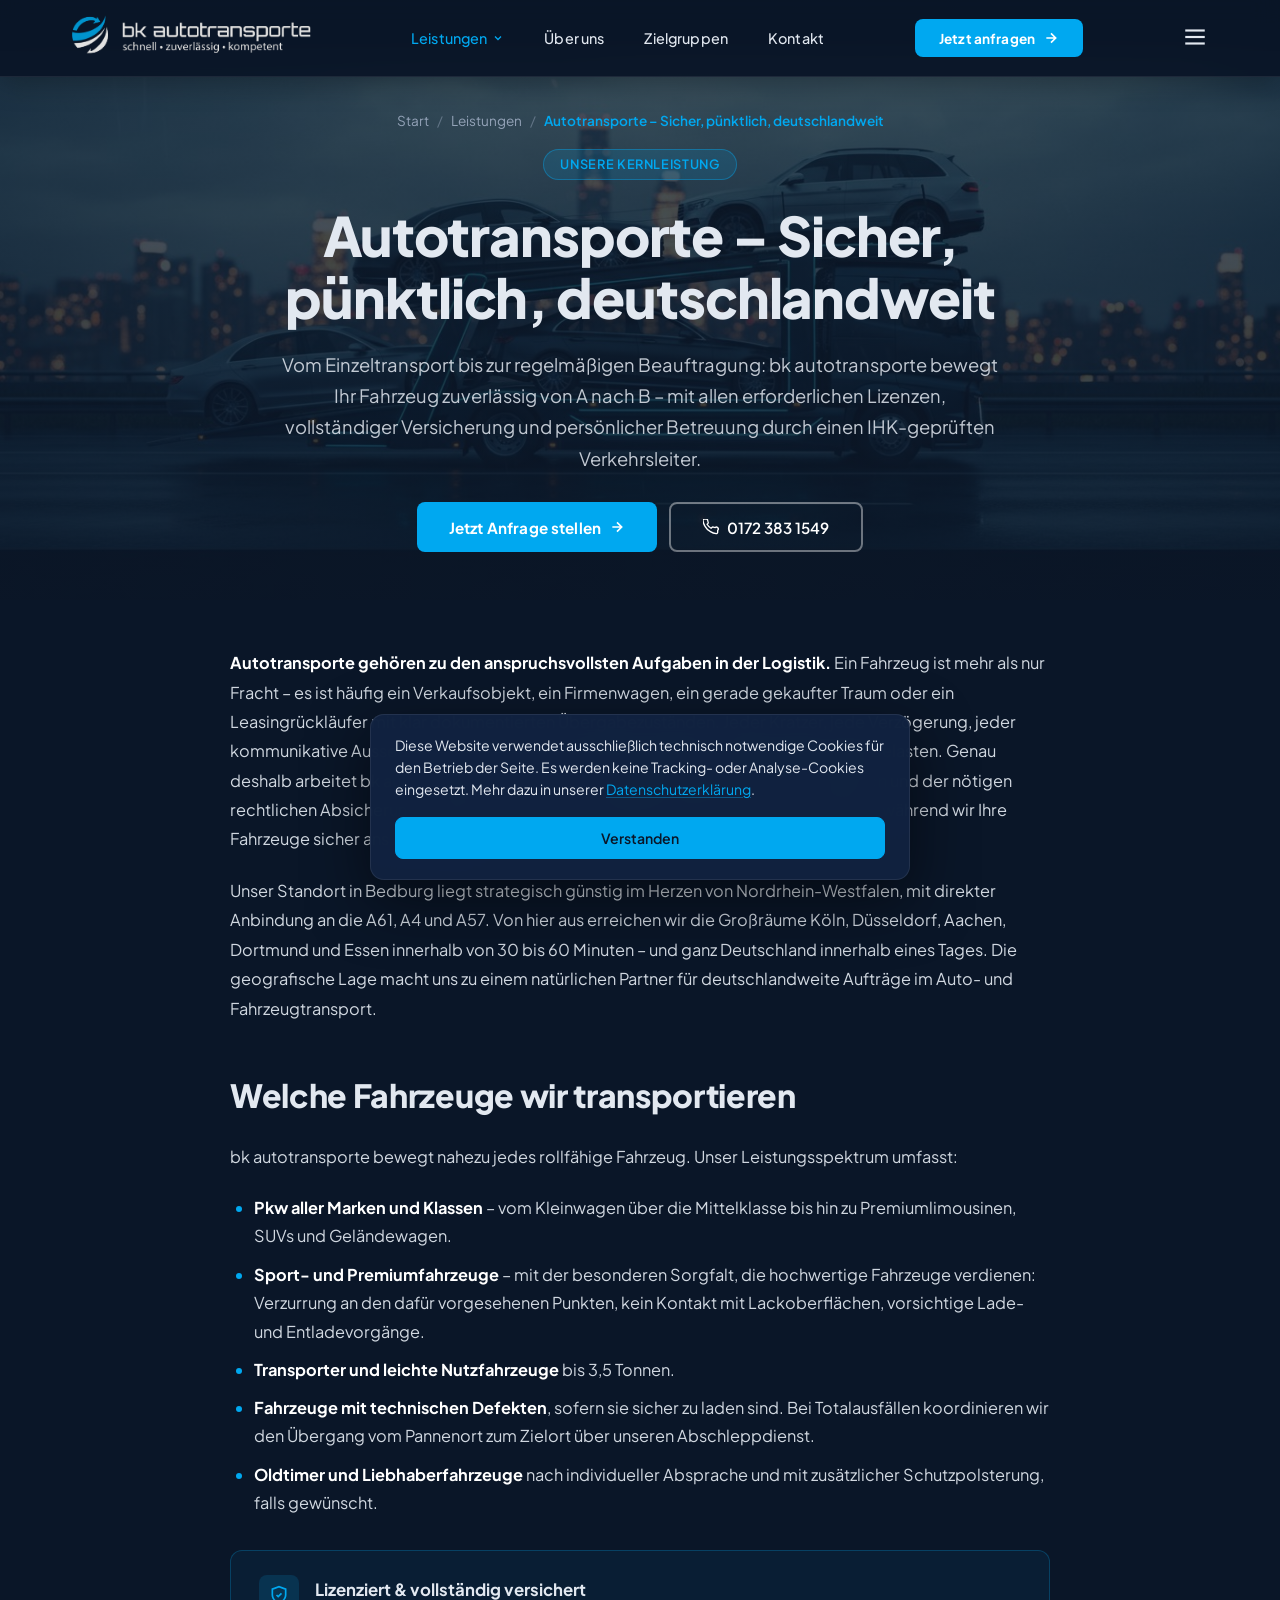
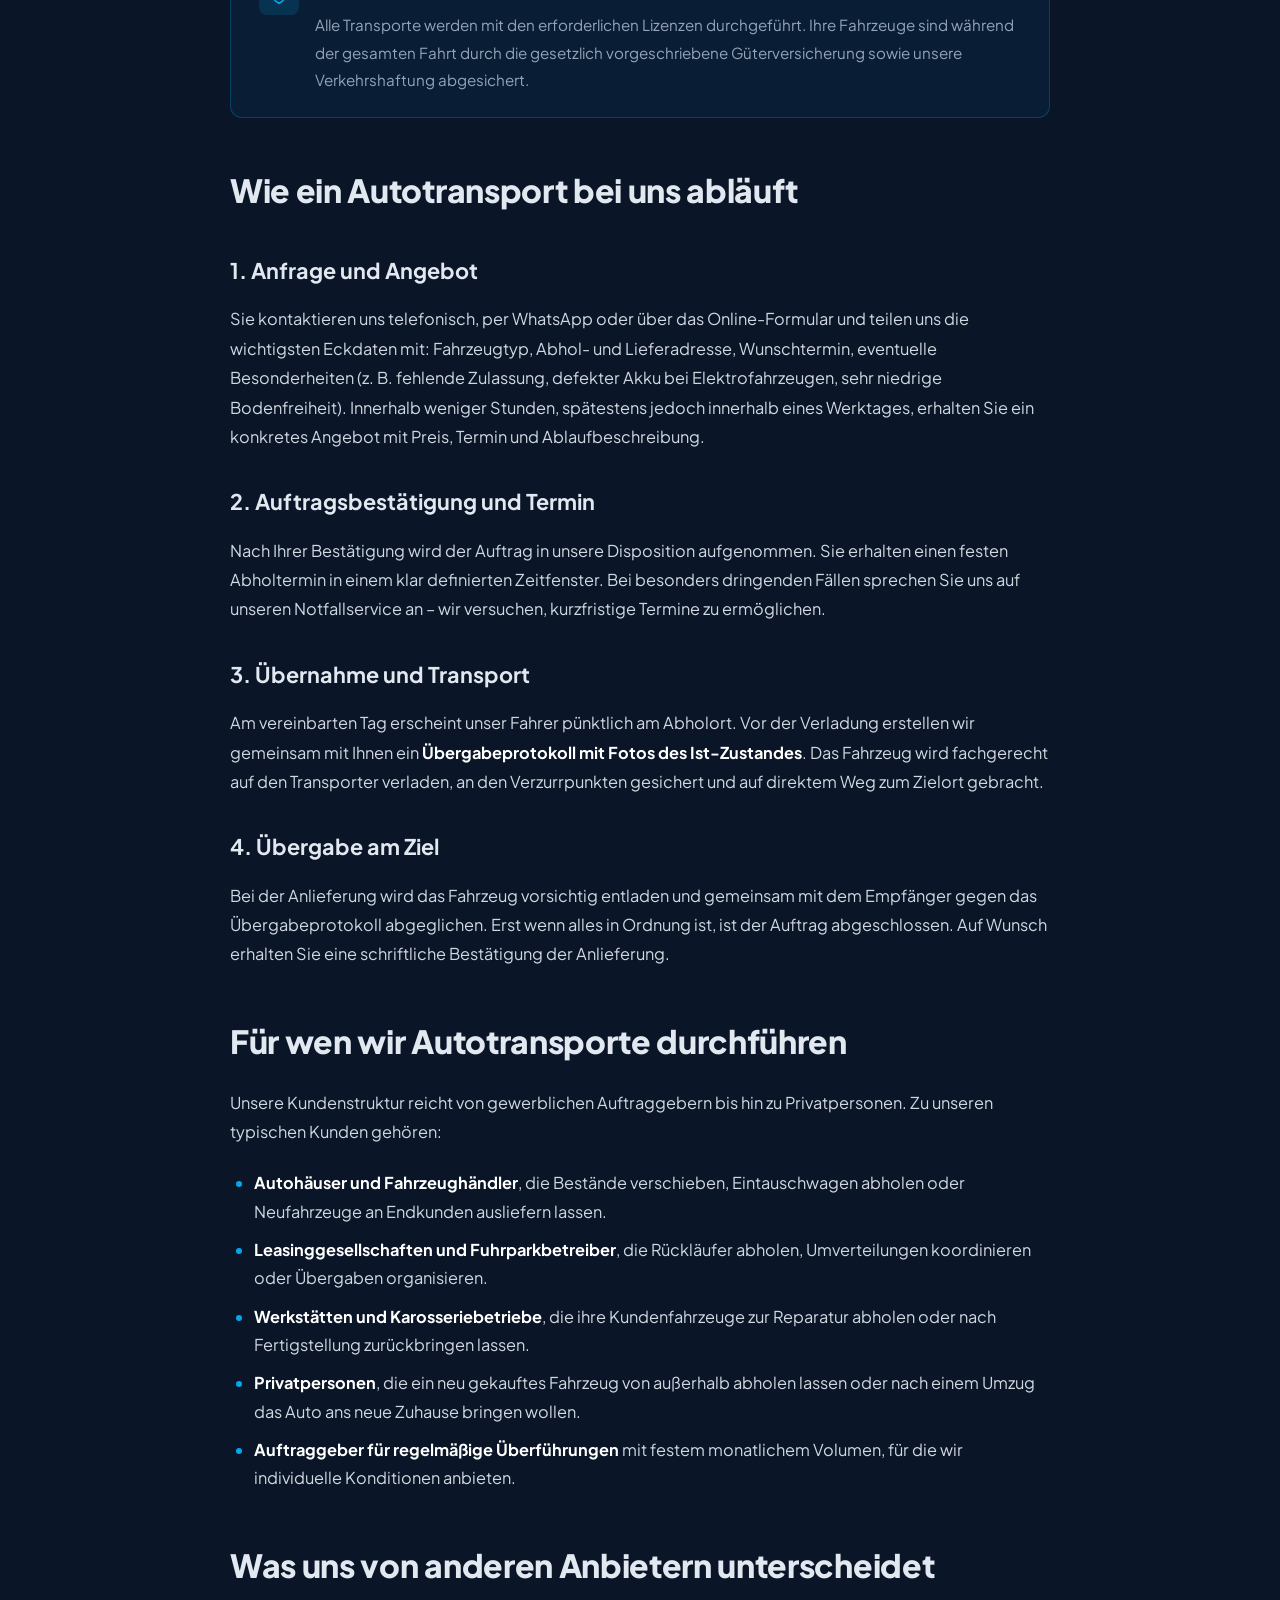
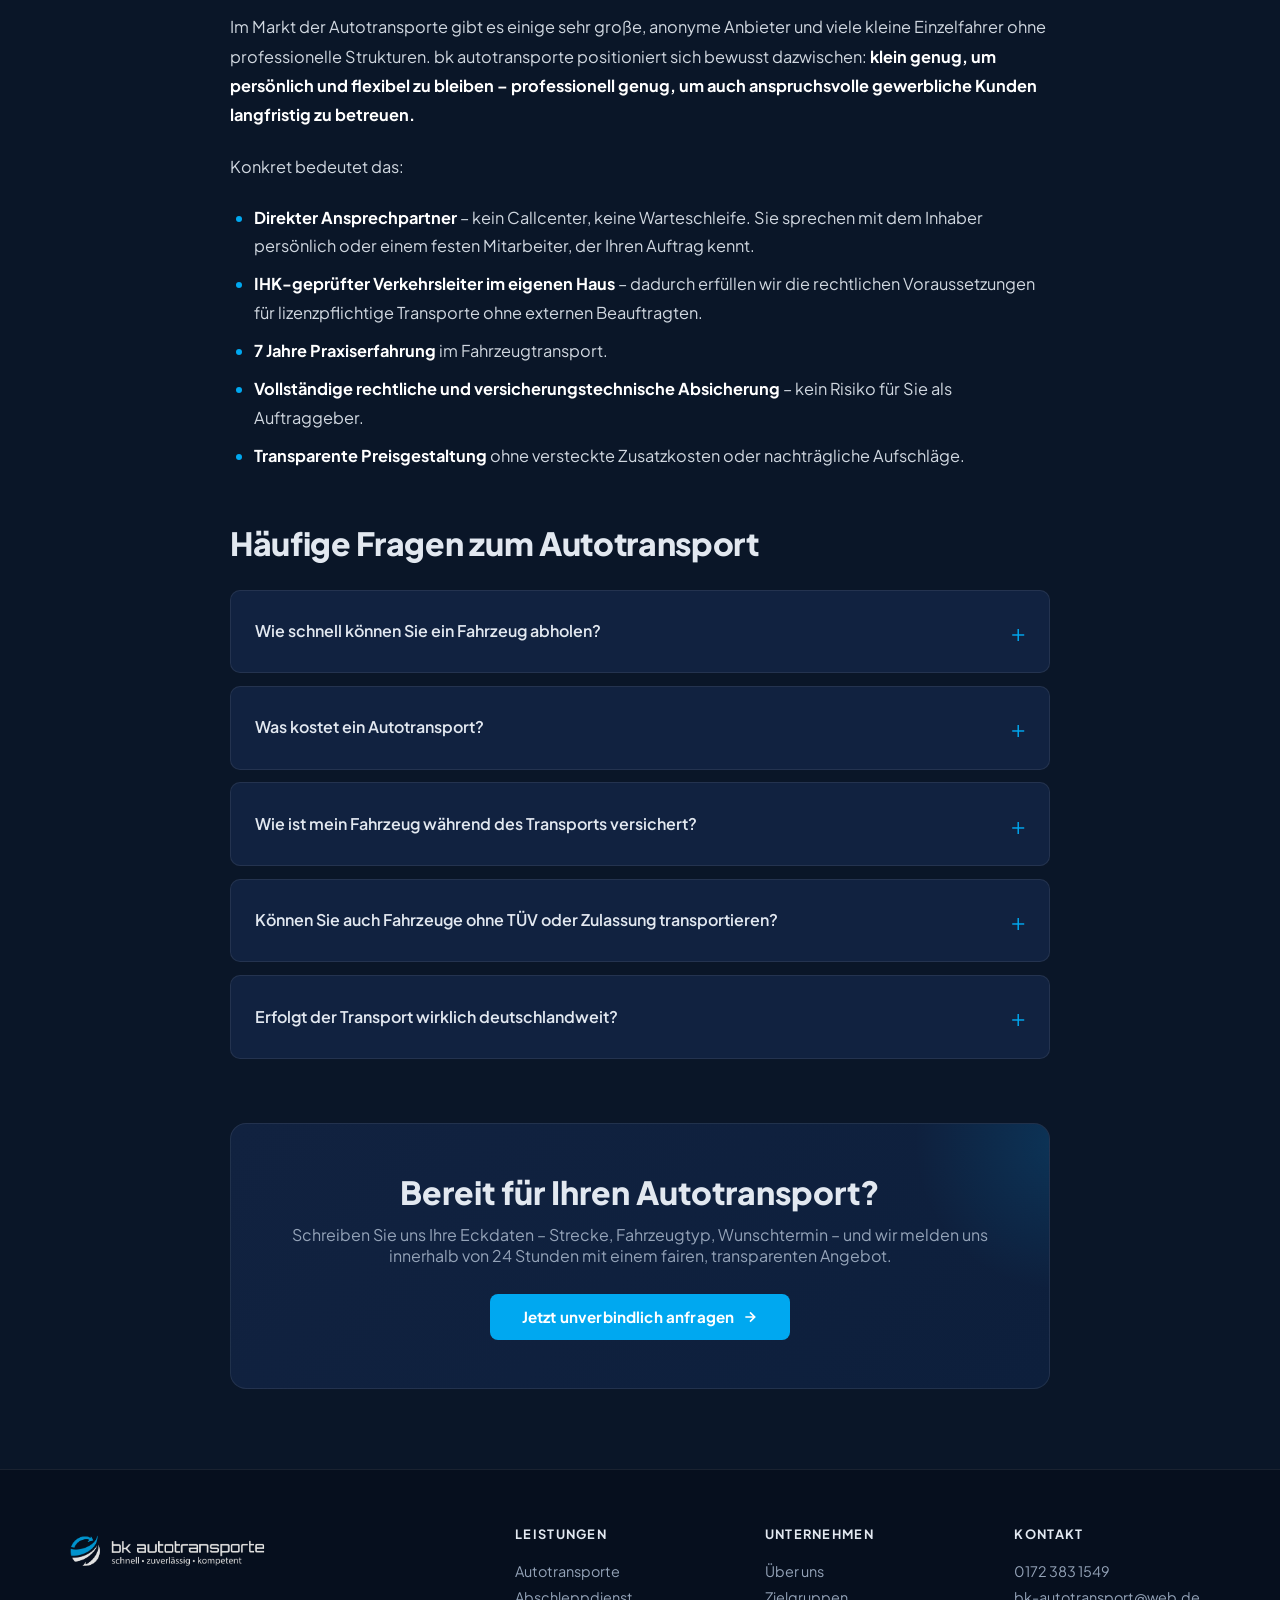
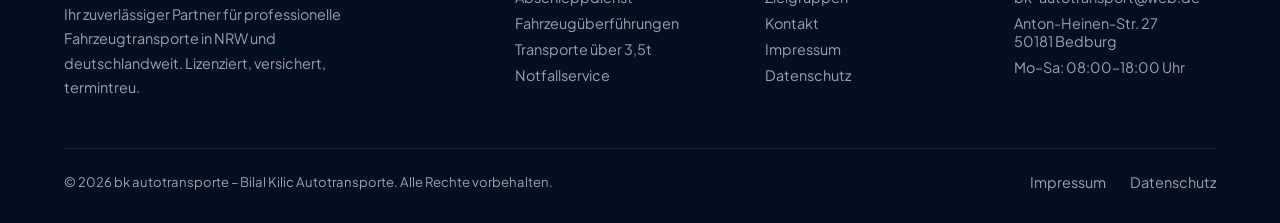
<file: leistungen/autotransporte.html>
<!DOCTYPE html>
<html lang="de">
<head>
  <meta charset="UTF-8" />
  <meta name="viewport" content="width=device-width, initial-scale=1.0" />
  <title>Autotransporte | Professioneller Fahrzeugtransport NRW & deutschlandweit – bk autotransporte</title>
  <meta name="description" content="Professionelle Autotransporte in NRW und deutschlandweit. ✓ Lizenziert ✓ Versichert ✓ IHK-geprüfter Verkehrsleiter. Sichere Fahrzeugtransporte für Privat- und Gewerbekunden." />
  <meta name="robots" content="index, follow" />
  <link rel="canonical" href="https://bk-autotransporte.de/leistungen/autotransporte.html" />

  <meta property="og:type" content="website" />
  <meta property="og:url" content="https://bk-autotransporte.de/leistungen/autotransporte.html" />
  <meta property="og:title" content="Autotransporte | Professioneller Fahrzeugtransport NRW & deutschlandweit – bk autotransporte" />
  <meta property="og:description" content="Professionelle Autotransporte in NRW und deutschlandweit. ✓ Lizenziert ✓ Versichert ✓ IHK-geprüfter Verkehrsleiter. Sichere Fahrzeugtransporte für Privat- und Gewerbekunden." />
  <meta property="og:image" content="../Assets/Logo mit text Transparent.png" />
  <meta name="twitter:card" content="summary_large_image" />

  <link rel="preconnect" href="https://fonts.googleapis.com" />
  <link rel="preconnect" href="https://fonts.gstatic.com" crossorigin />
  <link href="https://fonts.googleapis.com/css2?family=Plus+Jakarta+Sans:wght@300;400;500;600;700;800&display=swap" rel="stylesheet" />
  <link rel="stylesheet" href="../css/style.css" />
  <link rel="icon" type="image/png" href="../favicon.png" />
  <link rel="preload" as="image" href="../Assets/heroes/autotransporte.jpg" fetchpriority="high" />
<script type="application/ld+json">{"@context":"https://schema.org","@type":"Service","name":"Autotransporte","provider":{"@type":"LocalBusiness","name":"bk autotransporte","telephone":"+491723831549","address":{"@type":"PostalAddress","streetAddress":"Anton-Heinen-Str. 27","addressLocality":"Bedburg","postalCode":"50181","addressCountry":"DE"}},"areaServed":{"@type":"Country","name":"Deutschland"},"description":"Professionelle Autotransporte in NRW und deutschlandweit. Sichere Fahrzeugtransporte für Privat- und Gewerbekunden mit allen erforderlichen Lizenzen und Versicherungen."}</script>
</head>
<body>
<header id="navbar" class="solid" role="banner">
  <div class="container">
    <nav aria-label="Hauptnavigation" style="display:flex; align-items:center; justify-content:space-between;">
      <a href="../index.html" aria-label="bk autotransporte Startseite" style="flex-shrink:0;">
        <img src="../Assets/Logo mit text Transparent.png" alt="bk autotransporte Logo" class="logo-inverted"
             style="height:64px; width:auto; object-fit:contain;" />
      </a>
      <ul style="display:flex; gap:2.5rem; list-style:none; align-items:center;" class="hidden md:flex">
        <li class="nav-item-dropdown">
          <a href="../index.html#leistungen" class="nav-link active" aria-haspopup="true" aria-expanded="false">
            Leistungen
            <svg width="12" height="12" viewBox="0 0 24 24" fill="none" stroke="currentColor" stroke-width="2.5" aria-hidden="true"><path d="M6 9l6 6 6-6"/></svg>
          </a>
          <div class="nav-dropdown" role="menu">
            <a href="../leistungen/autotransporte.html" class="dropdown-link">Autotransporte</a>
            <a href="../leistungen/abschleppdienst.html" class="dropdown-link">Abschleppdienst</a>
            <a href="../leistungen/fahrzeugueberfuehrungen.html" class="dropdown-link">Fahrzeugüberführungen</a>
            <a href="../leistungen/ueberfuehrung-mit-kennzeichen.html" class="dropdown-link">Mit Kennzeichen</a>
            <a href="../leistungen/ueberfuehrung-ohne-kennzeichen.html" class="dropdown-link">Ohne Kennzeichen</a>
            <a href="../leistungen/transporte-ueber-3-5t.html" class="dropdown-link">Transporte über 3,5t</a>
            <a href="../leistungen/individuelle-transporte.html" class="dropdown-link">Individuelle Transporte</a>
            <a href="../leistungen/notfallservice.html" class="dropdown-link">Notfallservice</a>
          </div>
        </li>
        <li><a href="../ueber-uns.html" class="nav-link">Über uns</a></li>
        <li><a href="../zielgruppen.html" class="nav-link">Zielgruppen</a></li>
        <li><a href="../kontakt.html" class="nav-link">Kontakt</a></li>
      </ul>
      <a href="../kontakt.html" class="btn-primary hidden md:inline-flex" style="font-size:0.85rem; padding:0.65rem 1.5rem;">
        Jetzt anfragen
        <svg width="16" height="16" viewBox="0 0 24 24" fill="none" stroke="currentColor" stroke-width="2.5"><path d="M5 12h14M12 5l7 7-7 7"/></svg>
      </a>
      <button id="menu-toggle" aria-label="Menü öffnen" aria-expanded="false" aria-controls="mobile-menu"
              class="md:hidden cursor-pointer" style="background:none; border:none; color:var(--text); padding:0.5rem;">
        <svg id="icon-open" width="26" height="26" viewBox="0 0 24 24" fill="none" stroke="currentColor" stroke-width="2"><line x1="3" y1="6" x2="21" y2="6"/><line x1="3" y1="12" x2="21" y2="12"/><line x1="3" y1="18" x2="21" y2="18"/></svg>
        <svg id="icon-close" width="26" height="26" viewBox="0 0 24 24" fill="none" stroke="currentColor" stroke-width="2" style="display:none;"><line x1="18" y1="6" x2="6" y2="18"/><line x1="6" y1="6" x2="18" y2="18"/></svg>
      </button>
    </nav>
  </div>
</header>

<div id="mobile-menu" role="dialog" aria-modal="true" aria-label="Mobilmenü">
  <div style="display:flex; flex-direction:column; min-height:100%; padding:1.5rem;">
    <div style="display:flex; justify-content:space-between; align-items:center; margin-bottom:2rem;">
      <img src="../Assets/Logo mit text Transparent.png" alt="bk autotransporte" class="logo-inverted" style="height:44px;" />
      <button id="menu-close" aria-label="Menü schließen" style="background:none; border:none; color:var(--text); cursor:pointer;">
        <svg width="28" height="28" viewBox="0 0 24 24" fill="none" stroke="currentColor" stroke-width="2"><line x1="18" y1="6" x2="6" y2="18"/><line x1="6" y1="6" x2="18" y2="18"/></svg>
      </button>
    </div>
    <nav aria-label="Mobile Navigation">
      <ul style="list-style:none; display:flex; flex-direction:column; gap:0.25rem;">
        <li>
          <a href="../index.html#leistungen" class="mobile-nav-link" style="font-size:1.4rem; font-weight:700; color:var(--text); text-decoration:none; display:block; padding:0.65rem 0; border-bottom:1px solid var(--border);">Leistungen</a>
          <ul class="mobile-submenu">
            <li><a href="../leistungen/autotransporte.html" class="mobile-nav-link">Autotransporte</a></li>
            <li><a href="../leistungen/abschleppdienst.html" class="mobile-nav-link">Abschleppdienst</a></li>
            <li><a href="../leistungen/fahrzeugueberfuehrungen.html" class="mobile-nav-link">Fahrzeugüberführungen</a></li>
            <li><a href="../leistungen/ueberfuehrung-mit-kennzeichen.html" class="mobile-nav-link">Mit Kennzeichen</a></li>
            <li><a href="../leistungen/ueberfuehrung-ohne-kennzeichen.html" class="mobile-nav-link">Ohne Kennzeichen</a></li>
            <li><a href="../leistungen/transporte-ueber-3-5t.html" class="mobile-nav-link">Transporte über 3,5t</a></li>
            <li><a href="../leistungen/individuelle-transporte.html" class="mobile-nav-link">Individuelle Transporte</a></li>
            <li><a href="../leistungen/notfallservice.html" class="mobile-nav-link">Notfallservice</a></li>
          </ul>
        </li>
        <li><a href="../ueber-uns.html" class="mobile-nav-link" style="font-size:1.4rem; font-weight:700; color:var(--text); text-decoration:none; display:block; padding:0.65rem 0; border-bottom:1px solid var(--border);">Über uns</a></li>
        <li><a href="../zielgruppen.html" class="mobile-nav-link" style="font-size:1.4rem; font-weight:700; color:var(--text); text-decoration:none; display:block; padding:0.65rem 0; border-bottom:1px solid var(--border);">Zielgruppen</a></li>
        <li><a href="../kontakt.html" class="mobile-nav-link" style="font-size:1.4rem; font-weight:700; color:var(--text); text-decoration:none; display:block; padding:0.65rem 0; border-bottom:1px solid var(--border);">Kontakt</a></li>
      </ul>
    </nav>
    <div style="margin-top:auto; display:flex; flex-direction:column; gap:1rem; padding-top:2rem;">
      <a href="tel:+491723831549" class="btn-primary" style="justify-content:center;">📞 0172 383 1549</a>
      <a href="../kontakt.html" class="btn-secondary" style="text-align:center; justify-content:center;">Anfrage stellen</a>
    </div>
  </div>
</div>
<main>
<section class="sub-hero" aria-label="Hero">
  <div class="sub-hero-bg" aria-hidden="true">
    <img src="../Assets/heroes/autotransporte.jpg" alt="" loading="eager" fetchpriority="high" decoding="async" />
  </div>
  <div class="sub-hero-overlay" aria-hidden="true"></div>
  <div class="sub-hero-content">
    <nav class="breadcrumbs" aria-label="Brotkrumen-Navigation"><a href="../index.html">Start</a><span class="sep">/</span><a href="../index.html#leistungen">Leistungen</a><span class="sep">/</span><span class="current">Autotransporte – Sicher, pünktlich, deutschlandweit</span></nav>
    <div class="hero-badge">Unsere Kernleistung</div>
    <h1>Autotransporte – Sicher, pünktlich, deutschlandweit</h1>
    <p class="lead">Vom Einzeltransport bis zur regelmäßigen Beauftragung: bk autotransporte bewegt Ihr Fahrzeug zuverlässig von A nach B – mit allen erforderlichen Lizenzen, vollständiger Versicherung und persönlicher Betreuung durch einen IHK-geprüften Verkehrsleiter.</p>
    <div style="display:flex; gap:0.75rem; justify-content:center; flex-wrap:wrap;">
      <a href="../kontakt.html" class="btn-primary">Jetzt Anfrage stellen
        <svg width="16" height="16" viewBox="0 0 24 24" fill="none" stroke="currentColor" stroke-width="2.5"><path d="M5 12h14M12 5l7 7-7 7"/></svg>
      </a>
      <a href="tel:+491723831549" class="btn-secondary">
        <svg width="16" height="16" viewBox="0 0 24 24" fill="none" stroke="currentColor" stroke-width="2"><path d="M22 16.92v3a2 2 0 01-2.18 2 19.79 19.79 0 01-8.63-3.07A19.5 19.5 0 013.07 11a19.79 19.79 0 01-3.07-8.67A2 2 0 012 .18h3a2 2 0 012 1.72c.127.96.361 1.903.7 2.81a2 2 0 01-.45 2.11L6.09 7.91a16 16 0 006 6l1.27-1.27a2 2 0 012.11-.45c.907.339 1.85.573 2.81.7A2 2 0 0122 16.92z"/></svg>
        0172 383 1549
      </a>
    </div>
  </div>
</section>
<section style="padding-top:3rem;"><div class="container-narrow"><article class="article-content">
<p><strong>Autotransporte gehören zu den anspruchsvollsten Aufgaben in der Logistik.</strong> Ein Fahrzeug ist mehr als nur Fracht – es ist häufig ein Verkaufsobjekt, ein Firmenwagen, ein gerade gekaufter Traum oder ein Leasingrückläufer mit klar dokumentierten Übergabezuständen. Jeder Kratzer, jede Verzögerung, jeder kommunikative Aussetzer kostet bares Geld und kann ganze Geschäftsbeziehungen belasten. Genau deshalb arbeitet bk autotransporte mit höchster Sorgfalt, lückenloser Dokumentation und der nötigen rechtlichen Absicherung – damit Sie sich auf Ihr Tagesgeschäft konzentrieren können, während wir Ihre Fahrzeuge sicher ans Ziel bringen.</p>

<p>Unser Standort in Bedburg liegt strategisch günstig im Herzen von Nordrhein-Westfalen, mit direkter Anbindung an die A61, A4 und A57. Von hier aus erreichen wir die Großräume Köln, Düsseldorf, Aachen, Dortmund und Essen innerhalb von 30 bis 60 Minuten – und ganz Deutschland innerhalb eines Tages. Die geografische Lage macht uns zu einem natürlichen Partner für deutschlandweite Aufträge im Auto- und Fahrzeugtransport.</p>

<h2>Welche Fahrzeuge wir transportieren</h2>

<p>bk autotransporte bewegt nahezu jedes rollfähige Fahrzeug. Unser Leistungsspektrum umfasst:</p>

<ul>
  <li><strong>Pkw aller Marken und Klassen</strong> – vom Kleinwagen über die Mittelklasse bis hin zu Premiumlimousinen, SUVs und Geländewagen.</li>
  <li><strong>Sport- und Premiumfahrzeuge</strong> – mit der besonderen Sorgfalt, die hochwertige Fahrzeuge verdienen: Verzurrung an den dafür vorgesehenen Punkten, kein Kontakt mit Lackoberflächen, vorsichtige Lade- und Entladevorgänge.</li>
  <li><strong>Transporter und leichte Nutzfahrzeuge</strong> bis 3,5 Tonnen.</li>
  <li><strong>Fahrzeuge mit technischen Defekten</strong>, sofern sie sicher zu laden sind. Bei Totalausfällen koordinieren wir den Übergang vom Pannenort zum Zielort über unseren Abschleppdienst.</li>
  <li><strong>Oldtimer und Liebhaberfahrzeuge</strong> nach individueller Absprache und mit zusätzlicher Schutzpolsterung, falls gewünscht.</li>
</ul>

<div class="info-box">
  <div class="info-box-icon" aria-hidden="true">
    <svg width="20" height="20" viewBox="0 0 24 24" fill="none" stroke="currentColor" stroke-width="2"><path d="M12 22s8-4 8-10V5l-8-3-8 3v7c0 6 8 10 8 10z"/><polyline points="9 12 11 14 15 10"/></svg>
  </div>
  <div class="info-box-content">
    <h4>Lizenziert &amp; vollständig versichert</h4>
    <p>Alle Transporte werden mit den erforderlichen Lizenzen durchgeführt. Ihre Fahrzeuge sind während der gesamten Fahrt durch die gesetzlich vorgeschriebene Güterversicherung sowie unsere Verkehrshaftung abgesichert.</p>
  </div>
</div>

<h2>Wie ein Autotransport bei uns abläuft</h2>

<h3>1. Anfrage und Angebot</h3>
<p>Sie kontaktieren uns telefonisch, per WhatsApp oder über das Online-Formular und teilen uns die wichtigsten Eckdaten mit: Fahrzeugtyp, Abhol- und Lieferadresse, Wunschtermin, eventuelle Besonderheiten (z. B. fehlende Zulassung, defekter Akku bei Elektrofahrzeugen, sehr niedrige Bodenfreiheit). Innerhalb weniger Stunden, spätestens jedoch innerhalb eines Werktages, erhalten Sie ein konkretes Angebot mit Preis, Termin und Ablaufbeschreibung.</p>

<h3>2. Auftragsbestätigung und Termin</h3>
<p>Nach Ihrer Bestätigung wird der Auftrag in unsere Disposition aufgenommen. Sie erhalten einen festen Abholtermin in einem klar definierten Zeitfenster. Bei besonders dringenden Fällen sprechen Sie uns auf unseren Notfallservice an – wir versuchen, kurzfristige Termine zu ermöglichen.</p>

<h3>3. Übernahme und Transport</h3>
<p>Am vereinbarten Tag erscheint unser Fahrer pünktlich am Abholort. Vor der Verladung erstellen wir gemeinsam mit Ihnen ein <strong>Übergabeprotokoll mit Fotos des Ist-Zustandes</strong>. Das Fahrzeug wird fachgerecht auf den Transporter verladen, an den Verzurrpunkten gesichert und auf direktem Weg zum Zielort gebracht.</p>

<h3>4. Übergabe am Ziel</h3>
<p>Bei der Anlieferung wird das Fahrzeug vorsichtig entladen und gemeinsam mit dem Empfänger gegen das Übergabeprotokoll abgeglichen. Erst wenn alles in Ordnung ist, ist der Auftrag abgeschlossen. Auf Wunsch erhalten Sie eine schriftliche Bestätigung der Anlieferung.</p>

<h2>Für wen wir Autotransporte durchführen</h2>

<p>Unsere Kundenstruktur reicht von gewerblichen Auftraggebern bis hin zu Privatpersonen. Zu unseren typischen Kunden gehören:</p>

<ul>
  <li><strong>Autohäuser und Fahrzeughändler</strong>, die Bestände verschieben, Eintauschwagen abholen oder Neufahrzeuge an Endkunden ausliefern lassen.</li>
  <li><strong>Leasinggesellschaften und Fuhrparkbetreiber</strong>, die Rückläufer abholen, Umverteilungen koordinieren oder Übergaben organisieren.</li>
  <li><strong>Werkstätten und Karosseriebetriebe</strong>, die ihre Kundenfahrzeuge zur Reparatur abholen oder nach Fertigstellung zurückbringen lassen.</li>
  <li><strong>Privatpersonen</strong>, die ein neu gekauftes Fahrzeug von außerhalb abholen lassen oder nach einem Umzug das Auto ans neue Zuhause bringen wollen.</li>
  <li><strong>Auftraggeber für regelmäßige Überführungen</strong> mit festem monatlichem Volumen, für die wir individuelle Konditionen anbieten.</li>
</ul>

<h2>Was uns von anderen Anbietern unterscheidet</h2>

<p>Im Markt der Autotransporte gibt es einige sehr große, anonyme Anbieter und viele kleine Einzelfahrer ohne professionelle Strukturen. bk autotransporte positioniert sich bewusst dazwischen: <strong>klein genug, um persönlich und flexibel zu bleiben – professionell genug, um auch anspruchsvolle gewerbliche Kunden langfristig zu betreuen.</strong></p>

<p>Konkret bedeutet das:</p>

<ul>
  <li><strong>Direkter Ansprechpartner</strong> – kein Callcenter, keine Warteschleife. Sie sprechen mit dem Inhaber persönlich oder einem festen Mitarbeiter, der Ihren Auftrag kennt.</li>
  <li><strong>IHK-geprüfter Verkehrsleiter im eigenen Haus</strong> – dadurch erfüllen wir die rechtlichen Voraussetzungen für lizenzpflichtige Transporte ohne externen Beauftragten.</li>
  <li><strong>7 Jahre Praxiserfahrung</strong> im Fahrzeugtransport.</li>
  <li><strong>Vollständige rechtliche und versicherungstechnische Absicherung</strong> – kein Risiko für Sie als Auftraggeber.</li>
  <li><strong>Transparente Preisgestaltung</strong> ohne versteckte Zusatzkosten oder nachträgliche Aufschläge.</li>
</ul>

<h2>Häufige Fragen zum Autotransport</h2>

<details class="faq-item">
  <summary>Wie schnell können Sie ein Fahrzeug abholen?</summary>
  <div class="faq-body">In den meisten Fällen können wir innerhalb von 24 bis 72 Stunden einen Termin anbieten. Für planbare Aufträge empfehlen wir eine Vorlaufzeit von 3–7 Tagen, damit wir den Transport optimal in unsere Tour einplanen können. In dringenden Fällen sprechen Sie uns auf unseren Notfallservice an.</div>
</details>

<details class="faq-item">
  <summary>Was kostet ein Autotransport?</summary>
  <div class="faq-body">Der Preis hängt von Strecke, Fahrzeuggröße, Termindringlichkeit und eventuellen Besonderheiten (z. B. fehlende Zulassung, Defekt) ab. Für eine konkrete Kalkulation senden Sie uns die Eckdaten – innerhalb eines Werktages erhalten Sie ein verbindliches Angebot. Wir arbeiten mit fairen Festpreisen ohne nachträgliche Aufschläge.</div>
</details>

<details class="faq-item">
  <summary>Wie ist mein Fahrzeug während des Transports versichert?</summary>
  <div class="faq-body">Alle Transporte werden mit den gesetzlich vorgeschriebenen Versicherungen durchgeführt. Dazu gehört die Verkehrshaftungsversicherung sowie die Güterversicherung. Bei besonders hochwertigen Fahrzeugen klären wir den Versicherungsumfang vorab gemeinsam mit Ihnen.</div>
</details>

<details class="faq-item">
  <summary>Können Sie auch Fahrzeuge ohne TÜV oder Zulassung transportieren?</summary>
  <div class="faq-body">Ja. Wir transportieren Fahrzeuge mit und ohne gültige Zulassung. Für Überführungen mit Kennzeichen und ohne Kennzeichen haben wir jeweils eigene Detailseiten. Bei einem reinen Transport auf dem Anhänger spielt die Zulassung keine Rolle – das Fahrzeug ist dann technisch gesehen Fracht.</div>
</details>

<details class="faq-item">
  <summary>Erfolgt der Transport wirklich deutschlandweit?</summary>
  <div class="faq-body">Ja, wir fahren von unserem Standort in Bedburg (NRW) deutschlandweit. Schwerpunkte liegen in Nordrhein-Westfalen, Niedersachsen, Hessen und Rheinland-Pfalz, aber wir bedienen auf Anfrage das gesamte Bundesgebiet sowie grenznahe Regionen.</div>
</details>

</article><div class="cta-block">
  <h3>Bereit für Ihren Autotransport?</h3>
  <p>Schreiben Sie uns Ihre Eckdaten – Strecke, Fahrzeugtyp, Wunschtermin – und wir melden uns innerhalb von 24 Stunden mit einem fairen, transparenten Angebot.</p>
  <a href="../kontakt.html" class="btn-primary">Jetzt unverbindlich anfragen
    <svg width="16" height="16" viewBox="0 0 24 24" fill="none" stroke="currentColor" stroke-width="2.5"><path d="M5 12h14M12 5l7 7-7 7"/></svg>
  </a>
</div>
</div></section>
</main>
<footer role="contentinfo">
  <div class="container" style="padding-top:3.5rem; padding-bottom:2rem;">
    <div class="footer-grid">
      <div>
        <img src="../Assets/Logo mit text Transparent.png" alt="bk autotransporte" class="logo-inverted" style="height:52px; width:auto; margin-bottom:1.25rem;" />
        <p style="font-size:0.9rem; color:var(--muted); line-height:1.7; max-width:300px;">
          Ihr zuverlässiger Partner für professionelle Fahrzeugtransporte in NRW und deutschlandweit. Lizenziert, versichert, termintreu.
        </p>
      </div>
      <nav aria-label="Footer Leistungen">
        <h3 style="font-size:0.8rem; font-weight:700; text-transform:uppercase; letter-spacing:0.1em; color:var(--text); margin-bottom:1.25rem;">Leistungen</h3>
        <a href="../leistungen/autotransporte.html" class="footer-link">Autotransporte</a>
        <a href="../leistungen/abschleppdienst.html" class="footer-link">Abschleppdienst</a>
        <a href="../leistungen/fahrzeugueberfuehrungen.html" class="footer-link">Fahrzeugüberführungen</a>
        <a href="../leistungen/transporte-ueber-3-5t.html" class="footer-link">Transporte über 3,5t</a>
        <a href="../leistungen/notfallservice.html" class="footer-link">Notfallservice</a>
      </nav>
      <nav aria-label="Footer Unternehmen">
        <h3 style="font-size:0.8rem; font-weight:700; text-transform:uppercase; letter-spacing:0.1em; color:var(--text); margin-bottom:1.25rem;">Unternehmen</h3>
        <a href="../ueber-uns.html" class="footer-link">Über uns</a>
        <a href="../zielgruppen.html" class="footer-link">Zielgruppen</a>
        <a href="../kontakt.html" class="footer-link">Kontakt</a>
        <a href="../impressum.html" class="footer-link">Impressum</a>
        <a href="../datenschutz.html" class="footer-link">Datenschutz</a>
      </nav>
      <address style="font-style:normal;">
        <h3 style="font-size:0.8rem; font-weight:700; text-transform:uppercase; letter-spacing:0.1em; color:var(--text); margin-bottom:1.25rem;">Kontakt</h3>
        <a href="tel:+491723831549" class="footer-link">0172 383 1549</a>
        <a href="mailto:bk-autotransport@web.de" class="footer-link">bk-autotransport@web.de</a>
        <p class="footer-link" style="cursor:default;">Anton-Heinen-Str. 27<br />50181 Bedburg</p>
        <p class="footer-link" style="cursor:default;">Mo–Sa: 08:00–18:00 Uhr</p>
      </address>
    </div>
    <div style="border-top:1px solid var(--border); padding-top:1.5rem; display:flex; justify-content:space-between; align-items:center; flex-wrap:wrap; gap:1rem;">
      <p style="font-size:0.82rem; color:var(--muted);">© 2026 bk autotransporte – Bilal Kilic Autotransporte. Alle Rechte vorbehalten.</p>
      <div style="display:flex; gap:1.5rem;">
        <a href="../impressum.html" class="footer-link" style="margin:0;">Impressum</a>
        <a href="../datenschutz.html" class="footer-link" style="margin:0;">Datenschutz</a>
      </div>
    </div>
  </div>
</footer>

<!-- Cookie Banner -->
<div id="cookie-banner" role="dialog" aria-live="polite" aria-label="Cookie-Hinweis">
  <p class="cookie-banner-text">
    Diese Website verwendet ausschließlich technisch notwendige Cookies für den Betrieb der Seite. Es werden keine Tracking- oder Analyse-Cookies eingesetzt. Mehr dazu in unserer <a href="../datenschutz.html">Datenschutzerklärung</a>.
  </p>
  <div class="cookie-banner-actions">
    <button class="cookie-banner-btn primary" id="cookie-accept" type="button">Verstanden</button>
  </div>
</div>
<script>
(function() {
  // Cookie Banner
  try {
    var COOKIE_KEY = 'bk_cookie_consent';
    var banner = document.getElementById('cookie-banner');
    var acceptBtn = document.getElementById('cookie-accept');
    if (banner && !localStorage.getItem(COOKIE_KEY)) {
      setTimeout(function(){ banner.classList.add('visible'); }, 600);
    }
    if (acceptBtn) {
      acceptBtn.addEventListener('click', function(){
        try { localStorage.setItem(COOKIE_KEY, '1'); } catch(e) {}
        if (banner) banner.classList.remove('visible');
      });
    }
  } catch(e) {}

  // Mobile Menu
  var menuToggle = document.getElementById('menu-toggle');
  var menuClose  = document.getElementById('menu-close');
  var mobileMenu = document.getElementById('mobile-menu');
  var iconOpen   = document.getElementById('icon-open');
  var iconClose  = document.getElementById('icon-close');

  function openMenu() {
    mobileMenu.classList.add('open');
    document.body.style.overflow = 'hidden';
    menuToggle.setAttribute('aria-expanded', 'true');
    if (iconOpen)  iconOpen.style.display  = 'none';
    if (iconClose) iconClose.style.display = 'block';
  }
  function closeMenu() {
    mobileMenu.classList.remove('open');
    document.body.style.overflow = '';
    menuToggle.setAttribute('aria-expanded', 'false');
    if (iconOpen)  iconOpen.style.display  = 'block';
    if (iconClose) iconClose.style.display = 'none';
  }
  if (menuToggle) menuToggle.addEventListener('click', openMenu);
  if (menuClose)  menuClose.addEventListener('click', closeMenu);
  document.querySelectorAll('.mobile-nav-link').forEach(function(l){ l.addEventListener('click', closeMenu); });
  document.addEventListener('keydown', function(e){ if (e.key === 'Escape') closeMenu(); });

  // Scroll Shadow
  var navbar = document.getElementById('navbar');
  if (navbar && !navbar.classList.contains('solid')) {
    function handleScroll(){
      if (window.scrollY > 50) navbar.classList.add('scrolled');
      else navbar.classList.remove('scrolled');
    }
    window.addEventListener('scroll', handleScroll, { passive: true });
  }

  // Fade Up Animation
  var fadeEls = document.querySelectorAll('.fade-up');
  var obs = new IntersectionObserver(function(entries){
    entries.forEach(function(e){
      if (e.isIntersecting){ e.target.classList.add('visible'); obs.unobserve(e.target); }
    });
  }, { threshold: 0.12, rootMargin: '0px 0px -40px 0px' });
  fadeEls.forEach(function(el){ obs.observe(el); });

})();
</script>
</body>
</html>
</file>
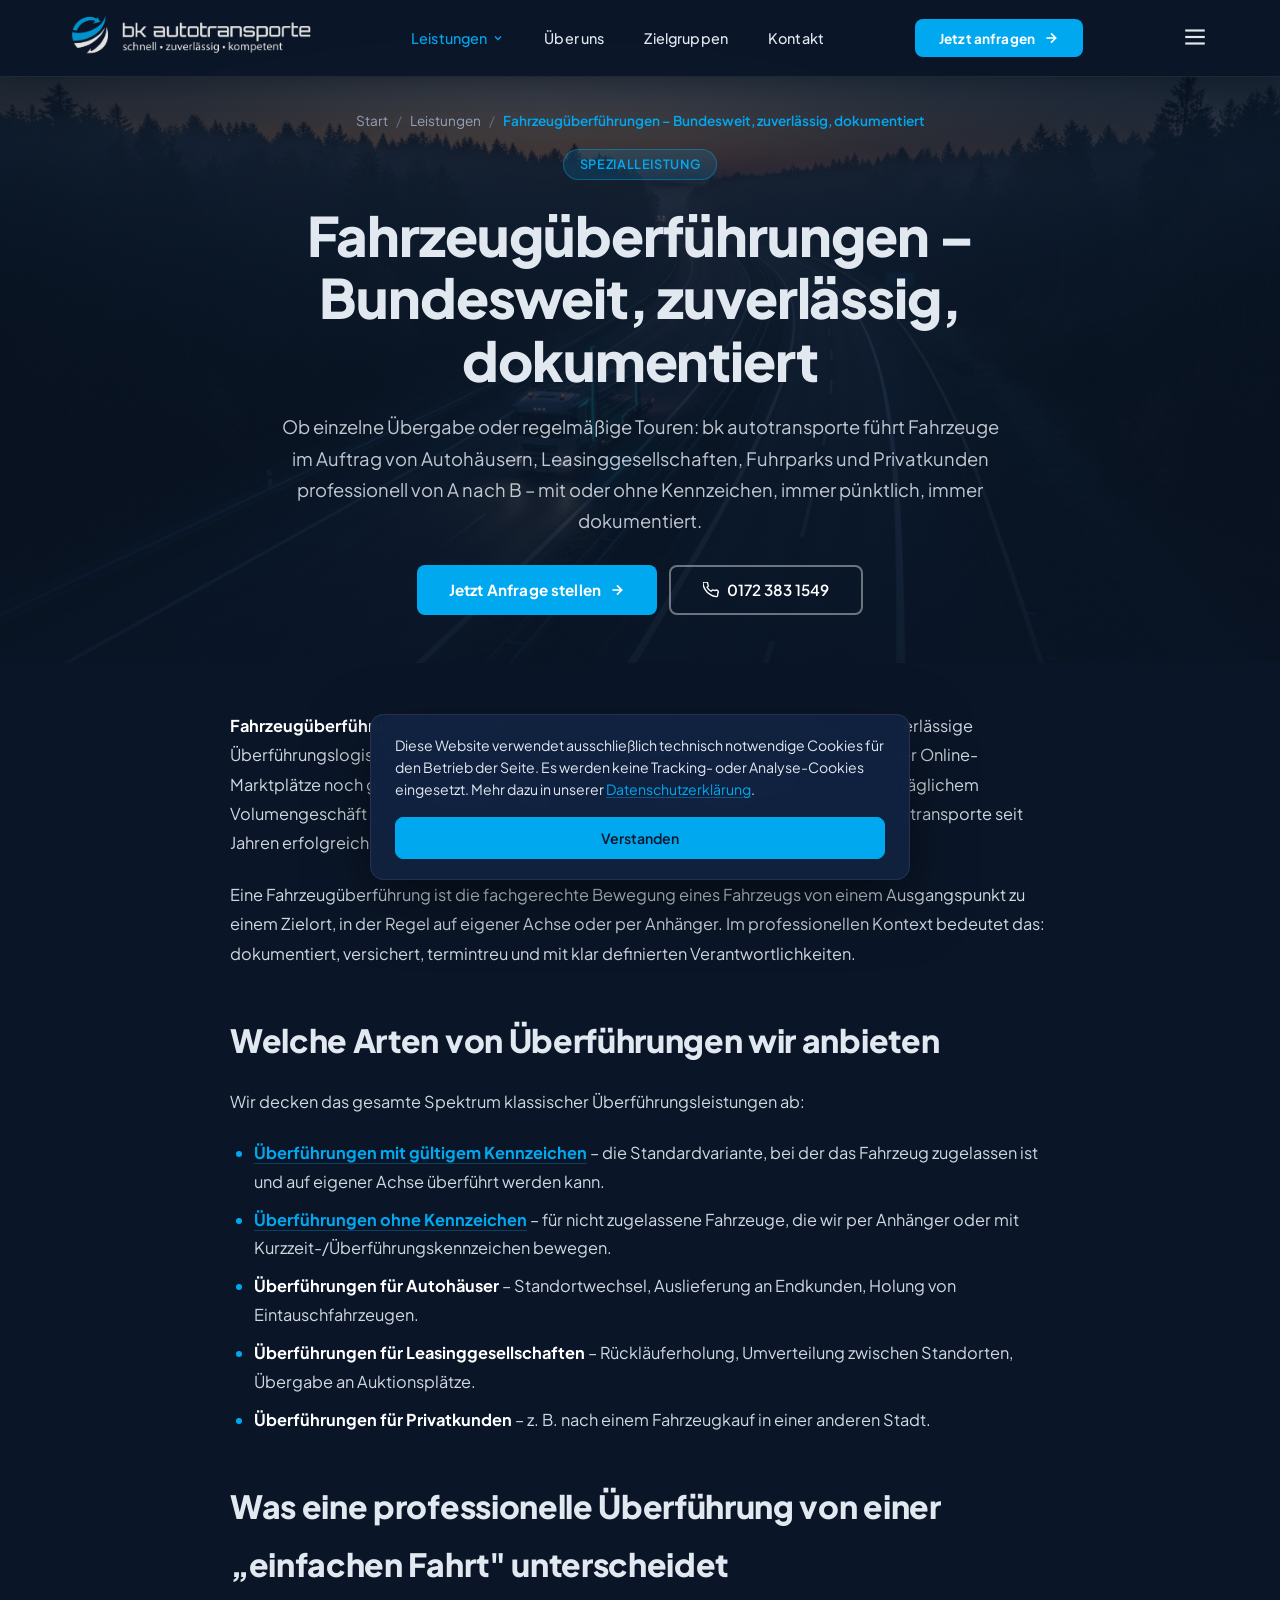
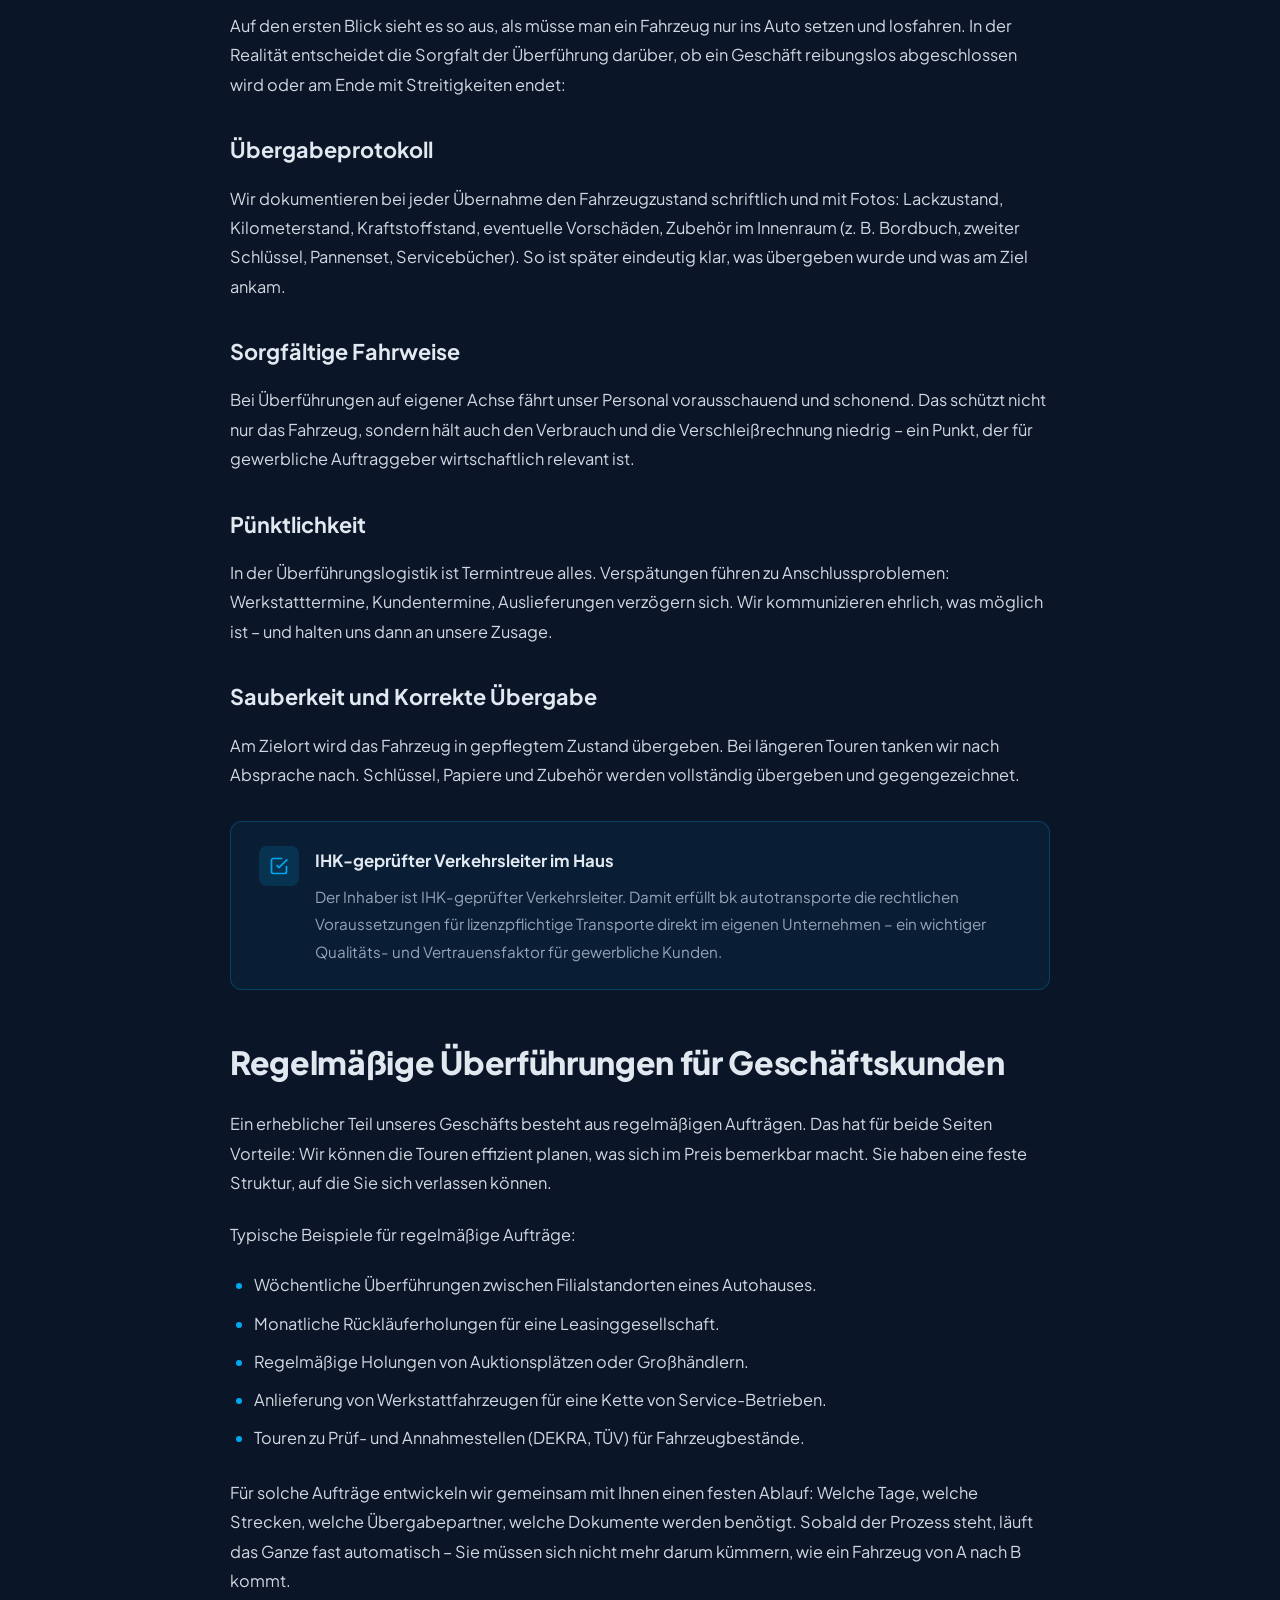
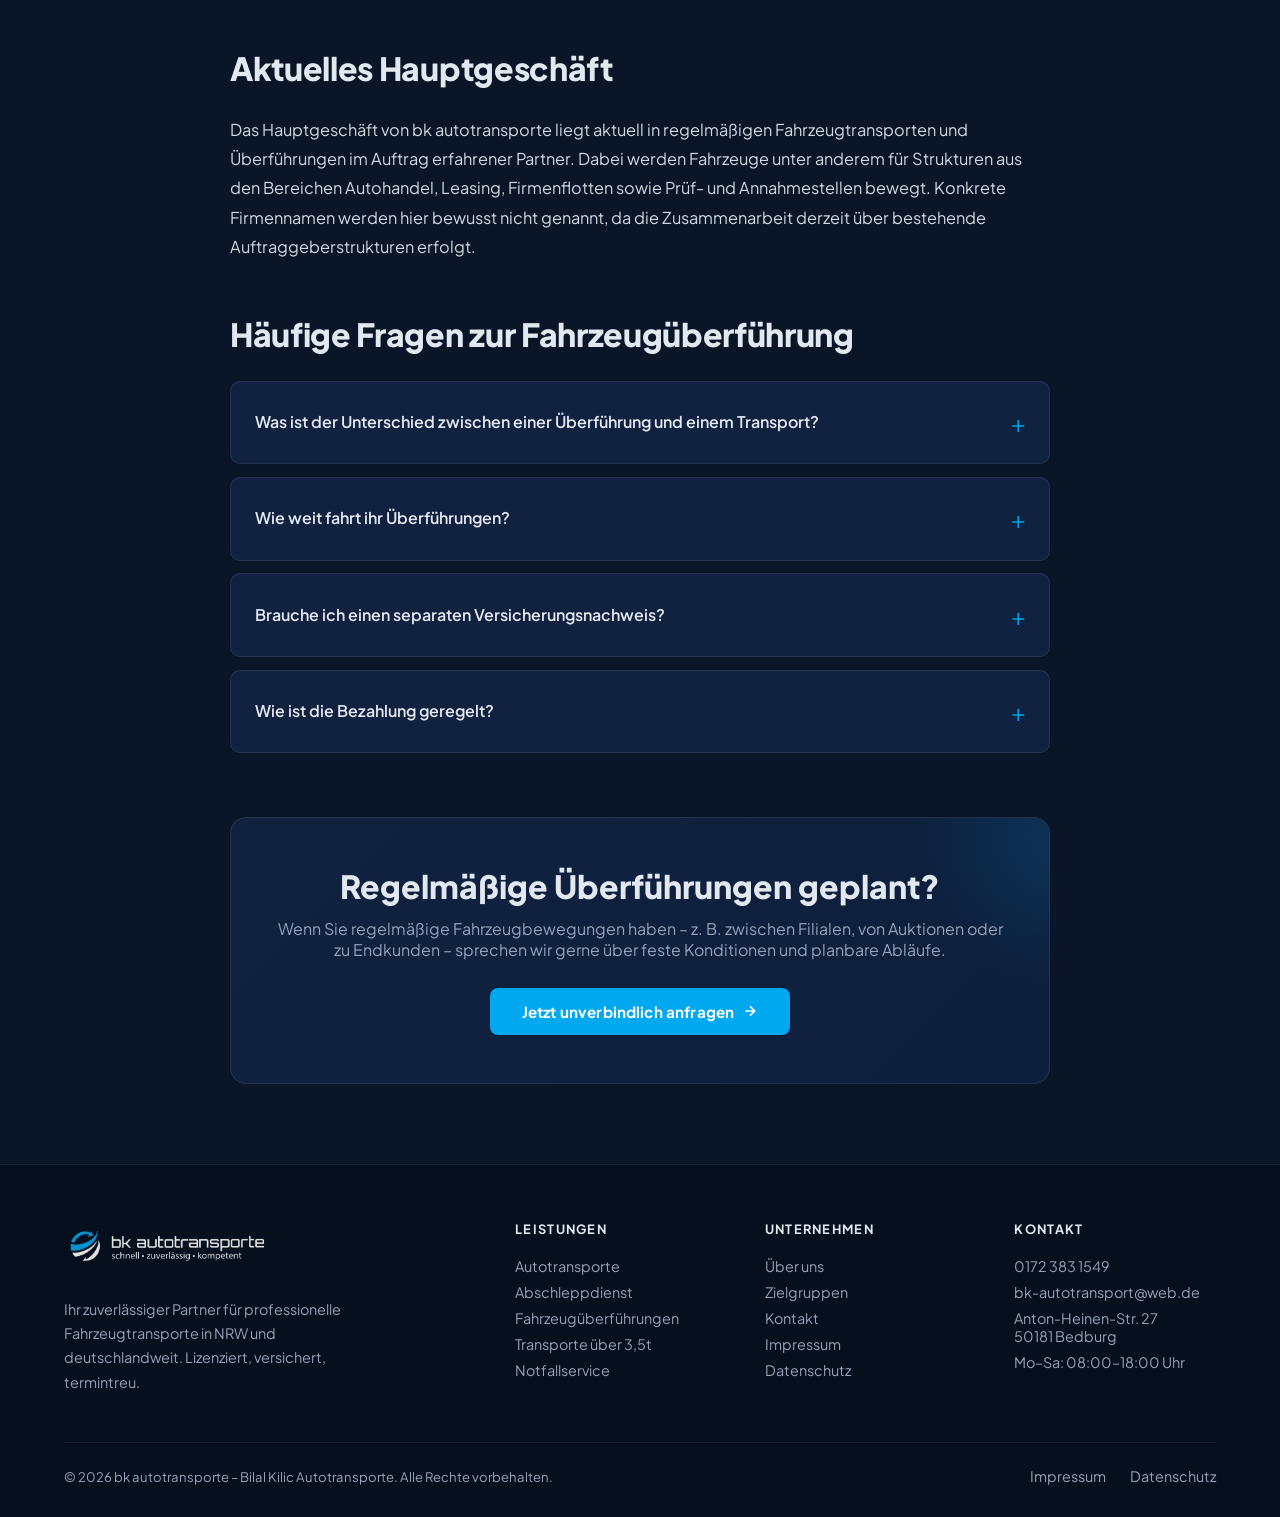
<file: leistungen/fahrzeugueberfuehrungen.html>
<!DOCTYPE html>
<html lang="de">
<head>
  <meta charset="UTF-8" />
  <meta name="viewport" content="width=device-width, initial-scale=1.0" />
  <title>Fahrzeugüberführungen NRW & deutschlandweit | bk autotransporte</title>
  <meta name="description" content="Professionelle Fahrzeugüberführungen für Autohäuser, Leasinggesellschaften und Privatkunden. ✓ Mit & ohne Kennzeichen ✓ Lizenziert ✓ Versichert ✓ Termintreu." />
  <meta name="robots" content="index, follow" />
  <link rel="canonical" href="https://bk-autotransporte.de/leistungen/fahrzeugueberfuehrungen.html" />

  <meta property="og:type" content="website" />
  <meta property="og:url" content="https://bk-autotransporte.de/leistungen/fahrzeugueberfuehrungen.html" />
  <meta property="og:title" content="Fahrzeugüberführungen NRW & deutschlandweit | bk autotransporte" />
  <meta property="og:description" content="Professionelle Fahrzeugüberführungen für Autohäuser, Leasinggesellschaften und Privatkunden. ✓ Mit & ohne Kennzeichen ✓ Lizenziert ✓ Versichert ✓ Termintreu." />
  <meta property="og:image" content="../Assets/Logo mit text Transparent.png" />
  <meta name="twitter:card" content="summary_large_image" />

  <link rel="preconnect" href="https://fonts.googleapis.com" />
  <link rel="preconnect" href="https://fonts.gstatic.com" crossorigin />
  <link href="https://fonts.googleapis.com/css2?family=Plus+Jakarta+Sans:wght@300;400;500;600;700;800&display=swap" rel="stylesheet" />
  <link rel="stylesheet" href="../css/style.css" />
  <link rel="icon" type="image/png" href="../favicon.png" />
  <link rel="preload" as="image" href="../Assets/heroes/fahrzeugueberfuehrungen.jpg" fetchpriority="high" />

</head>
<body>
<header id="navbar" class="solid" role="banner">
  <div class="container">
    <nav aria-label="Hauptnavigation" style="display:flex; align-items:center; justify-content:space-between;">
      <a href="../index.html" aria-label="bk autotransporte Startseite" style="flex-shrink:0;">
        <img src="../Assets/Logo mit text Transparent.png" alt="bk autotransporte Logo" class="logo-inverted"
             style="height:64px; width:auto; object-fit:contain;" />
      </a>
      <ul style="display:flex; gap:2.5rem; list-style:none; align-items:center;" class="hidden md:flex">
        <li class="nav-item-dropdown">
          <a href="../index.html#leistungen" class="nav-link active" aria-haspopup="true" aria-expanded="false">
            Leistungen
            <svg width="12" height="12" viewBox="0 0 24 24" fill="none" stroke="currentColor" stroke-width="2.5" aria-hidden="true"><path d="M6 9l6 6 6-6"/></svg>
          </a>
          <div class="nav-dropdown" role="menu">
            <a href="../leistungen/autotransporte.html" class="dropdown-link">Autotransporte</a>
            <a href="../leistungen/abschleppdienst.html" class="dropdown-link">Abschleppdienst</a>
            <a href="../leistungen/fahrzeugueberfuehrungen.html" class="dropdown-link">Fahrzeugüberführungen</a>
            <a href="../leistungen/ueberfuehrung-mit-kennzeichen.html" class="dropdown-link">Mit Kennzeichen</a>
            <a href="../leistungen/ueberfuehrung-ohne-kennzeichen.html" class="dropdown-link">Ohne Kennzeichen</a>
            <a href="../leistungen/transporte-ueber-3-5t.html" class="dropdown-link">Transporte über 3,5t</a>
            <a href="../leistungen/individuelle-transporte.html" class="dropdown-link">Individuelle Transporte</a>
            <a href="../leistungen/notfallservice.html" class="dropdown-link">Notfallservice</a>
          </div>
        </li>
        <li><a href="../ueber-uns.html" class="nav-link">Über uns</a></li>
        <li><a href="../zielgruppen.html" class="nav-link">Zielgruppen</a></li>
        <li><a href="../kontakt.html" class="nav-link">Kontakt</a></li>
      </ul>
      <a href="../kontakt.html" class="btn-primary hidden md:inline-flex" style="font-size:0.85rem; padding:0.65rem 1.5rem;">
        Jetzt anfragen
        <svg width="16" height="16" viewBox="0 0 24 24" fill="none" stroke="currentColor" stroke-width="2.5"><path d="M5 12h14M12 5l7 7-7 7"/></svg>
      </a>
      <button id="menu-toggle" aria-label="Menü öffnen" aria-expanded="false" aria-controls="mobile-menu"
              class="md:hidden cursor-pointer" style="background:none; border:none; color:var(--text); padding:0.5rem;">
        <svg id="icon-open" width="26" height="26" viewBox="0 0 24 24" fill="none" stroke="currentColor" stroke-width="2"><line x1="3" y1="6" x2="21" y2="6"/><line x1="3" y1="12" x2="21" y2="12"/><line x1="3" y1="18" x2="21" y2="18"/></svg>
        <svg id="icon-close" width="26" height="26" viewBox="0 0 24 24" fill="none" stroke="currentColor" stroke-width="2" style="display:none;"><line x1="18" y1="6" x2="6" y2="18"/><line x1="6" y1="6" x2="18" y2="18"/></svg>
      </button>
    </nav>
  </div>
</header>

<div id="mobile-menu" role="dialog" aria-modal="true" aria-label="Mobilmenü">
  <div style="display:flex; flex-direction:column; min-height:100%; padding:1.5rem;">
    <div style="display:flex; justify-content:space-between; align-items:center; margin-bottom:2rem;">
      <img src="../Assets/Logo mit text Transparent.png" alt="bk autotransporte" class="logo-inverted" style="height:44px;" />
      <button id="menu-close" aria-label="Menü schließen" style="background:none; border:none; color:var(--text); cursor:pointer;">
        <svg width="28" height="28" viewBox="0 0 24 24" fill="none" stroke="currentColor" stroke-width="2"><line x1="18" y1="6" x2="6" y2="18"/><line x1="6" y1="6" x2="18" y2="18"/></svg>
      </button>
    </div>
    <nav aria-label="Mobile Navigation">
      <ul style="list-style:none; display:flex; flex-direction:column; gap:0.25rem;">
        <li>
          <a href="../index.html#leistungen" class="mobile-nav-link" style="font-size:1.4rem; font-weight:700; color:var(--text); text-decoration:none; display:block; padding:0.65rem 0; border-bottom:1px solid var(--border);">Leistungen</a>
          <ul class="mobile-submenu">
            <li><a href="../leistungen/autotransporte.html" class="mobile-nav-link">Autotransporte</a></li>
            <li><a href="../leistungen/abschleppdienst.html" class="mobile-nav-link">Abschleppdienst</a></li>
            <li><a href="../leistungen/fahrzeugueberfuehrungen.html" class="mobile-nav-link">Fahrzeugüberführungen</a></li>
            <li><a href="../leistungen/ueberfuehrung-mit-kennzeichen.html" class="mobile-nav-link">Mit Kennzeichen</a></li>
            <li><a href="../leistungen/ueberfuehrung-ohne-kennzeichen.html" class="mobile-nav-link">Ohne Kennzeichen</a></li>
            <li><a href="../leistungen/transporte-ueber-3-5t.html" class="mobile-nav-link">Transporte über 3,5t</a></li>
            <li><a href="../leistungen/individuelle-transporte.html" class="mobile-nav-link">Individuelle Transporte</a></li>
            <li><a href="../leistungen/notfallservice.html" class="mobile-nav-link">Notfallservice</a></li>
          </ul>
        </li>
        <li><a href="../ueber-uns.html" class="mobile-nav-link" style="font-size:1.4rem; font-weight:700; color:var(--text); text-decoration:none; display:block; padding:0.65rem 0; border-bottom:1px solid var(--border);">Über uns</a></li>
        <li><a href="../zielgruppen.html" class="mobile-nav-link" style="font-size:1.4rem; font-weight:700; color:var(--text); text-decoration:none; display:block; padding:0.65rem 0; border-bottom:1px solid var(--border);">Zielgruppen</a></li>
        <li><a href="../kontakt.html" class="mobile-nav-link" style="font-size:1.4rem; font-weight:700; color:var(--text); text-decoration:none; display:block; padding:0.65rem 0; border-bottom:1px solid var(--border);">Kontakt</a></li>
      </ul>
    </nav>
    <div style="margin-top:auto; display:flex; flex-direction:column; gap:1rem; padding-top:2rem;">
      <a href="tel:+491723831549" class="btn-primary" style="justify-content:center;">📞 0172 383 1549</a>
      <a href="../kontakt.html" class="btn-secondary" style="text-align:center; justify-content:center;">Anfrage stellen</a>
    </div>
  </div>
</div>
<main>
<section class="sub-hero" aria-label="Hero">
  <div class="sub-hero-bg" aria-hidden="true">
    <img src="../Assets/heroes/fahrzeugueberfuehrungen.jpg" alt="" loading="eager" fetchpriority="high" decoding="async" />
  </div>
  <div class="sub-hero-overlay" aria-hidden="true"></div>
  <div class="sub-hero-content">
    <nav class="breadcrumbs" aria-label="Brotkrumen-Navigation"><a href="../index.html">Start</a><span class="sep">/</span><a href="../index.html#leistungen">Leistungen</a><span class="sep">/</span><span class="current">Fahrzeugüberführungen – Bundesweit, zuverlässig, dokumentiert</span></nav>
    <div class="hero-badge">Spezialleistung</div>
    <h1>Fahrzeugüberführungen – Bundesweit, zuverlässig, dokumentiert</h1>
    <p class="lead">Ob einzelne Übergabe oder regelmäßige Touren: bk autotransporte führt Fahrzeuge im Auftrag von Autohäusern, Leasinggesellschaften, Fuhrparks und Privatkunden professionell von A nach B – mit oder ohne Kennzeichen, immer pünktlich, immer dokumentiert.</p>
    <div style="display:flex; gap:0.75rem; justify-content:center; flex-wrap:wrap;">
      <a href="../kontakt.html" class="btn-primary">Jetzt Anfrage stellen
        <svg width="16" height="16" viewBox="0 0 24 24" fill="none" stroke="currentColor" stroke-width="2.5"><path d="M5 12h14M12 5l7 7-7 7"/></svg>
      </a>
      <a href="tel:+491723831549" class="btn-secondary">
        <svg width="16" height="16" viewBox="0 0 24 24" fill="none" stroke="currentColor" stroke-width="2"><path d="M22 16.92v3a2 2 0 01-2.18 2 19.79 19.79 0 01-8.63-3.07A19.5 19.5 0 013.07 11a19.79 19.79 0 01-3.07-8.67A2 2 0 012 .18h3a2 2 0 012 1.72c.127.96.361 1.903.7 2.81a2 2 0 01-.45 2.11L6.09 7.91a16 16 0 006 6l1.27-1.27a2 2 0 012.11-.45c.907.339 1.85.573 2.81.7A2 2 0 0122 16.92z"/></svg>
        0172 383 1549
      </a>
    </div>
  </div>
</section>
<section style="padding-top:3rem;"><div class="container-narrow"><article class="article-content">
<p><strong>Fahrzeugüberführungen sind das Rückgrat des modernen Fahrzeughandels.</strong> Ohne zuverlässige Überführungslogistik funktionieren weder Autohäuser noch Leasinggesellschaften, weder Online-Marktplätze noch große Fuhrparkbetreiber. Genau in diesem Spannungsfeld – zwischen täglichem Volumengeschäft und individueller Sorgfalt für jedes einzelne Fahrzeug – arbeitet bk autotransporte seit Jahren erfolgreich.</p>

<p>Eine Fahrzeugüberführung ist die fachgerechte Bewegung eines Fahrzeugs von einem Ausgangspunkt zu einem Zielort, in der Regel auf eigener Achse oder per Anhänger. Im professionellen Kontext bedeutet das: dokumentiert, versichert, termintreu und mit klar definierten Verantwortlichkeiten.</p>

<h2>Welche Arten von Überführungen wir anbieten</h2>

<p>Wir decken das gesamte Spektrum klassischer Überführungsleistungen ab:</p>

<ul>
  <li><strong><a href="ueberfuehrung-mit-kennzeichen.html">Überführungen mit gültigem Kennzeichen</a></strong> – die Standardvariante, bei der das Fahrzeug zugelassen ist und auf eigener Achse überführt werden kann.</li>
  <li><strong><a href="ueberfuehrung-ohne-kennzeichen.html">Überführungen ohne Kennzeichen</a></strong> – für nicht zugelassene Fahrzeuge, die wir per Anhänger oder mit Kurzzeit-/Überführungskennzeichen bewegen.</li>
  <li><strong>Überführungen für Autohäuser</strong> – Standortwechsel, Auslieferung an Endkunden, Holung von Eintauschfahrzeugen.</li>
  <li><strong>Überführungen für Leasinggesellschaften</strong> – Rückläuferholung, Umverteilung zwischen Standorten, Übergabe an Auktionsplätze.</li>
  <li><strong>Überführungen für Privatkunden</strong> – z. B. nach einem Fahrzeugkauf in einer anderen Stadt.</li>
</ul>

<h2>Was eine professionelle Überführung von einer „einfachen Fahrt" unterscheidet</h2>

<p>Auf den ersten Blick sieht es so aus, als müsse man ein Fahrzeug nur ins Auto setzen und losfahren. In der Realität entscheidet die Sorgfalt der Überführung darüber, ob ein Geschäft reibungslos abgeschlossen wird oder am Ende mit Streitigkeiten endet:</p>

<h3>Übergabeprotokoll</h3>
<p>Wir dokumentieren bei jeder Übernahme den Fahrzeugzustand schriftlich und mit Fotos: Lackzustand, Kilometerstand, Kraftstoffstand, eventuelle Vorschäden, Zubehör im Innenraum (z. B. Bordbuch, zweiter Schlüssel, Pannenset, Servicebücher). So ist später eindeutig klar, was übergeben wurde und was am Ziel ankam.</p>

<h3>Sorgfältige Fahrweise</h3>
<p>Bei Überführungen auf eigener Achse fährt unser Personal vorausschauend und schonend. Das schützt nicht nur das Fahrzeug, sondern hält auch den Verbrauch und die Verschleißrechnung niedrig – ein Punkt, der für gewerbliche Auftraggeber wirtschaftlich relevant ist.</p>

<h3>Pünktlichkeit</h3>
<p>In der Überführungslogistik ist Termintreue alles. Verspätungen führen zu Anschlussproblemen: Werkstatttermine, Kundentermine, Auslieferungen verzögern sich. Wir kommunizieren ehrlich, was möglich ist – und halten uns dann an unsere Zusage.</p>

<h3>Sauberkeit und Korrekte Übergabe</h3>
<p>Am Zielort wird das Fahrzeug in gepflegtem Zustand übergeben. Bei längeren Touren tanken wir nach Absprache nach. Schlüssel, Papiere und Zubehör werden vollständig übergeben und gegengezeichnet.</p>

<div class="info-box">
  <div class="info-box-icon" aria-hidden="true">
    <svg width="20" height="20" viewBox="0 0 24 24" fill="none" stroke="currentColor" stroke-width="2"><polyline points="9 11 12 14 22 4"/><path d="M21 12v7a2 2 0 01-2 2H5a2 2 0 01-2-2V5a2 2 0 012-2h11"/></svg>
  </div>
  <div class="info-box-content">
    <h4>IHK-geprüfter Verkehrsleiter im Haus</h4>
    <p>Der Inhaber ist IHK-geprüfter Verkehrsleiter. Damit erfüllt bk autotransporte die rechtlichen Voraussetzungen für lizenzpflichtige Transporte direkt im eigenen Unternehmen – ein wichtiger Qualitäts- und Vertrauensfaktor für gewerbliche Kunden.</p>
  </div>
</div>

<h2>Regelmäßige Überführungen für Geschäftskunden</h2>

<p>Ein erheblicher Teil unseres Geschäfts besteht aus regelmäßigen Aufträgen. Das hat für beide Seiten Vorteile: Wir können die Touren effizient planen, was sich im Preis bemerkbar macht. Sie haben eine feste Struktur, auf die Sie sich verlassen können.</p>

<p>Typische Beispiele für regelmäßige Aufträge:</p>

<ul>
  <li>Wöchentliche Überführungen zwischen Filialstandorten eines Autohauses.</li>
  <li>Monatliche Rückläuferholungen für eine Leasinggesellschaft.</li>
  <li>Regelmäßige Holungen von Auktionsplätzen oder Großhändlern.</li>
  <li>Anlieferung von Werkstattfahrzeugen für eine Kette von Service-Betrieben.</li>
  <li>Touren zu Prüf- und Annahmestellen (DEKRA, TÜV) für Fahrzeugbestände.</li>
</ul>

<p>Für solche Aufträge entwickeln wir gemeinsam mit Ihnen einen festen Ablauf: Welche Tage, welche Strecken, welche Übergabepartner, welche Dokumente werden benötigt. Sobald der Prozess steht, läuft das Ganze fast automatisch – Sie müssen sich nicht mehr darum kümmern, wie ein Fahrzeug von A nach B kommt.</p>

<h2>Aktuelles Hauptgeschäft</h2>

<p>Das Hauptgeschäft von bk autotransporte liegt aktuell in regelmäßigen Fahrzeugtransporten und Überführungen im Auftrag erfahrener Partner. Dabei werden Fahrzeuge unter anderem für Strukturen aus den Bereichen Autohandel, Leasing, Firmenflotten sowie Prüf- und Annahmestellen bewegt. Konkrete Firmennamen werden hier bewusst nicht genannt, da die Zusammenarbeit derzeit über bestehende Auftraggeberstrukturen erfolgt.</p>

<h2>Häufige Fragen zur Fahrzeugüberführung</h2>

<details class="faq-item">
  <summary>Was ist der Unterschied zwischen einer Überführung und einem Transport?</summary>
  <div class="faq-body">Bei einer Überführung wird das Fahrzeug in der Regel auf eigener Achse bewegt – das Fahrzeug muss also fahrbereit sein und über die nötigen Papiere verfügen. Bei einem Transport wird das Fahrzeug auf einem Anhänger bewegt – es kann also auch nicht zugelassene oder defekte Fahrzeuge transportieren. Wir bieten beides an.</div>
</details>

<details class="faq-item">
  <summary>Wie weit fahrt ihr Überführungen?</summary>
  <div class="faq-body">Innerhalb Deutschlands jede Strecke. Schwerpunkte liegen in NRW und den angrenzenden Bundesländern, aber wir übernehmen auch Touren von Süddeutschland bis an die Nord- oder Ostseeküste.</div>
</details>

<details class="faq-item">
  <summary>Brauche ich einen separaten Versicherungsnachweis?</summary>
  <div class="faq-body">Nein. Während der Überführung gilt unser eigener Versicherungsschutz für die übernommene Verantwortung. Eine Schadensregulierung läuft im Ernstfall über uns. Den Versicherungsnachweis legen wir auf Wunsch vorab vor.</div>
</details>

<details class="faq-item">
  <summary>Wie ist die Bezahlung geregelt?</summary>
  <div class="faq-body">Bei Privatkunden in der Regel per Vorkasse oder bei Übergabe. Bei Geschäftskunden auf Rechnung mit dem üblichen Zahlungsziel. Für regelmäßige Aufträge vereinbaren wir individuelle Konditionen.</div>
</details>
</article><div class="cta-block">
  <h3>Regelmäßige Überführungen geplant?</h3>
  <p>Wenn Sie regelmäßige Fahrzeugbewegungen haben – z. B. zwischen Filialen, von Auktionen oder zu Endkunden – sprechen wir gerne über feste Konditionen und planbare Abläufe.</p>
  <a href="../kontakt.html" class="btn-primary">Jetzt unverbindlich anfragen
    <svg width="16" height="16" viewBox="0 0 24 24" fill="none" stroke="currentColor" stroke-width="2.5"><path d="M5 12h14M12 5l7 7-7 7"/></svg>
  </a>
</div>
</div></section>
</main>
<footer role="contentinfo">
  <div class="container" style="padding-top:3.5rem; padding-bottom:2rem;">
    <div class="footer-grid">
      <div>
        <img src="../Assets/Logo mit text Transparent.png" alt="bk autotransporte" class="logo-inverted" style="height:52px; width:auto; margin-bottom:1.25rem;" />
        <p style="font-size:0.9rem; color:var(--muted); line-height:1.7; max-width:300px;">
          Ihr zuverlässiger Partner für professionelle Fahrzeugtransporte in NRW und deutschlandweit. Lizenziert, versichert, termintreu.
        </p>
      </div>
      <nav aria-label="Footer Leistungen">
        <h3 style="font-size:0.8rem; font-weight:700; text-transform:uppercase; letter-spacing:0.1em; color:var(--text); margin-bottom:1.25rem;">Leistungen</h3>
        <a href="../leistungen/autotransporte.html" class="footer-link">Autotransporte</a>
        <a href="../leistungen/abschleppdienst.html" class="footer-link">Abschleppdienst</a>
        <a href="../leistungen/fahrzeugueberfuehrungen.html" class="footer-link">Fahrzeugüberführungen</a>
        <a href="../leistungen/transporte-ueber-3-5t.html" class="footer-link">Transporte über 3,5t</a>
        <a href="../leistungen/notfallservice.html" class="footer-link">Notfallservice</a>
      </nav>
      <nav aria-label="Footer Unternehmen">
        <h3 style="font-size:0.8rem; font-weight:700; text-transform:uppercase; letter-spacing:0.1em; color:var(--text); margin-bottom:1.25rem;">Unternehmen</h3>
        <a href="../ueber-uns.html" class="footer-link">Über uns</a>
        <a href="../zielgruppen.html" class="footer-link">Zielgruppen</a>
        <a href="../kontakt.html" class="footer-link">Kontakt</a>
        <a href="../impressum.html" class="footer-link">Impressum</a>
        <a href="../datenschutz.html" class="footer-link">Datenschutz</a>
      </nav>
      <address style="font-style:normal;">
        <h3 style="font-size:0.8rem; font-weight:700; text-transform:uppercase; letter-spacing:0.1em; color:var(--text); margin-bottom:1.25rem;">Kontakt</h3>
        <a href="tel:+491723831549" class="footer-link">0172 383 1549</a>
        <a href="mailto:bk-autotransport@web.de" class="footer-link">bk-autotransport@web.de</a>
        <p class="footer-link" style="cursor:default;">Anton-Heinen-Str. 27<br />50181 Bedburg</p>
        <p class="footer-link" style="cursor:default;">Mo–Sa: 08:00–18:00 Uhr</p>
      </address>
    </div>
    <div style="border-top:1px solid var(--border); padding-top:1.5rem; display:flex; justify-content:space-between; align-items:center; flex-wrap:wrap; gap:1rem;">
      <p style="font-size:0.82rem; color:var(--muted);">© 2026 bk autotransporte – Bilal Kilic Autotransporte. Alle Rechte vorbehalten.</p>
      <div style="display:flex; gap:1.5rem;">
        <a href="../impressum.html" class="footer-link" style="margin:0;">Impressum</a>
        <a href="../datenschutz.html" class="footer-link" style="margin:0;">Datenschutz</a>
      </div>
    </div>
  </div>
</footer>

<!-- Cookie Banner -->
<div id="cookie-banner" role="dialog" aria-live="polite" aria-label="Cookie-Hinweis">
  <p class="cookie-banner-text">
    Diese Website verwendet ausschließlich technisch notwendige Cookies für den Betrieb der Seite. Es werden keine Tracking- oder Analyse-Cookies eingesetzt. Mehr dazu in unserer <a href="../datenschutz.html">Datenschutzerklärung</a>.
  </p>
  <div class="cookie-banner-actions">
    <button class="cookie-banner-btn primary" id="cookie-accept" type="button">Verstanden</button>
  </div>
</div>
<script>
(function() {
  // Cookie Banner
  try {
    var COOKIE_KEY = 'bk_cookie_consent';
    var banner = document.getElementById('cookie-banner');
    var acceptBtn = document.getElementById('cookie-accept');
    if (banner && !localStorage.getItem(COOKIE_KEY)) {
      setTimeout(function(){ banner.classList.add('visible'); }, 600);
    }
    if (acceptBtn) {
      acceptBtn.addEventListener('click', function(){
        try { localStorage.setItem(COOKIE_KEY, '1'); } catch(e) {}
        if (banner) banner.classList.remove('visible');
      });
    }
  } catch(e) {}

  // Mobile Menu
  var menuToggle = document.getElementById('menu-toggle');
  var menuClose  = document.getElementById('menu-close');
  var mobileMenu = document.getElementById('mobile-menu');
  var iconOpen   = document.getElementById('icon-open');
  var iconClose  = document.getElementById('icon-close');

  function openMenu() {
    mobileMenu.classList.add('open');
    document.body.style.overflow = 'hidden';
    menuToggle.setAttribute('aria-expanded', 'true');
    if (iconOpen)  iconOpen.style.display  = 'none';
    if (iconClose) iconClose.style.display = 'block';
  }
  function closeMenu() {
    mobileMenu.classList.remove('open');
    document.body.style.overflow = '';
    menuToggle.setAttribute('aria-expanded', 'false');
    if (iconOpen)  iconOpen.style.display  = 'block';
    if (iconClose) iconClose.style.display = 'none';
  }
  if (menuToggle) menuToggle.addEventListener('click', openMenu);
  if (menuClose)  menuClose.addEventListener('click', closeMenu);
  document.querySelectorAll('.mobile-nav-link').forEach(function(l){ l.addEventListener('click', closeMenu); });
  document.addEventListener('keydown', function(e){ if (e.key === 'Escape') closeMenu(); });

  // Scroll Shadow
  var navbar = document.getElementById('navbar');
  if (navbar && !navbar.classList.contains('solid')) {
    function handleScroll(){
      if (window.scrollY > 50) navbar.classList.add('scrolled');
      else navbar.classList.remove('scrolled');
    }
    window.addEventListener('scroll', handleScroll, { passive: true });
  }

  // Fade Up Animation
  var fadeEls = document.querySelectorAll('.fade-up');
  var obs = new IntersectionObserver(function(entries){
    entries.forEach(function(e){
      if (e.isIntersecting){ e.target.classList.add('visible'); obs.unobserve(e.target); }
    });
  }, { threshold: 0.12, rootMargin: '0px 0px -40px 0px' });
  fadeEls.forEach(function(el){ obs.observe(el); });

})();
</script>
</body>
</html>
</file>
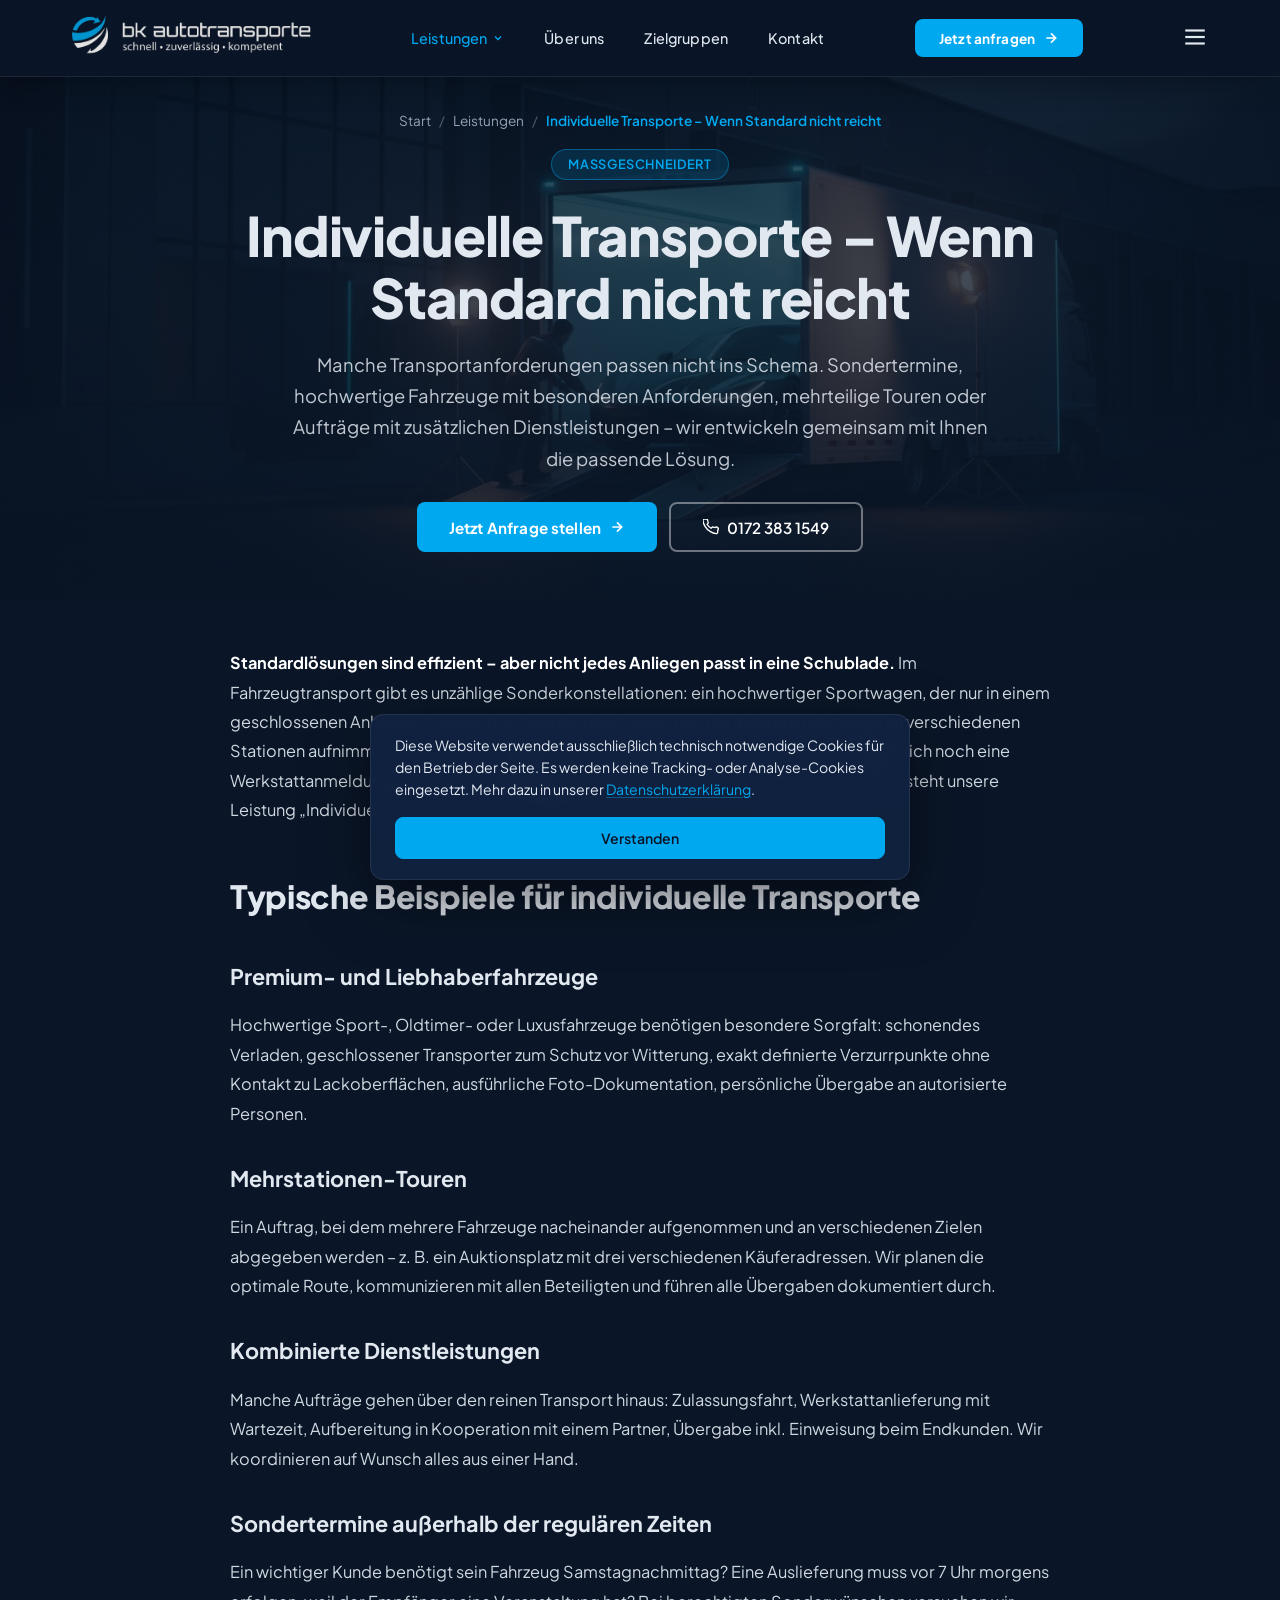
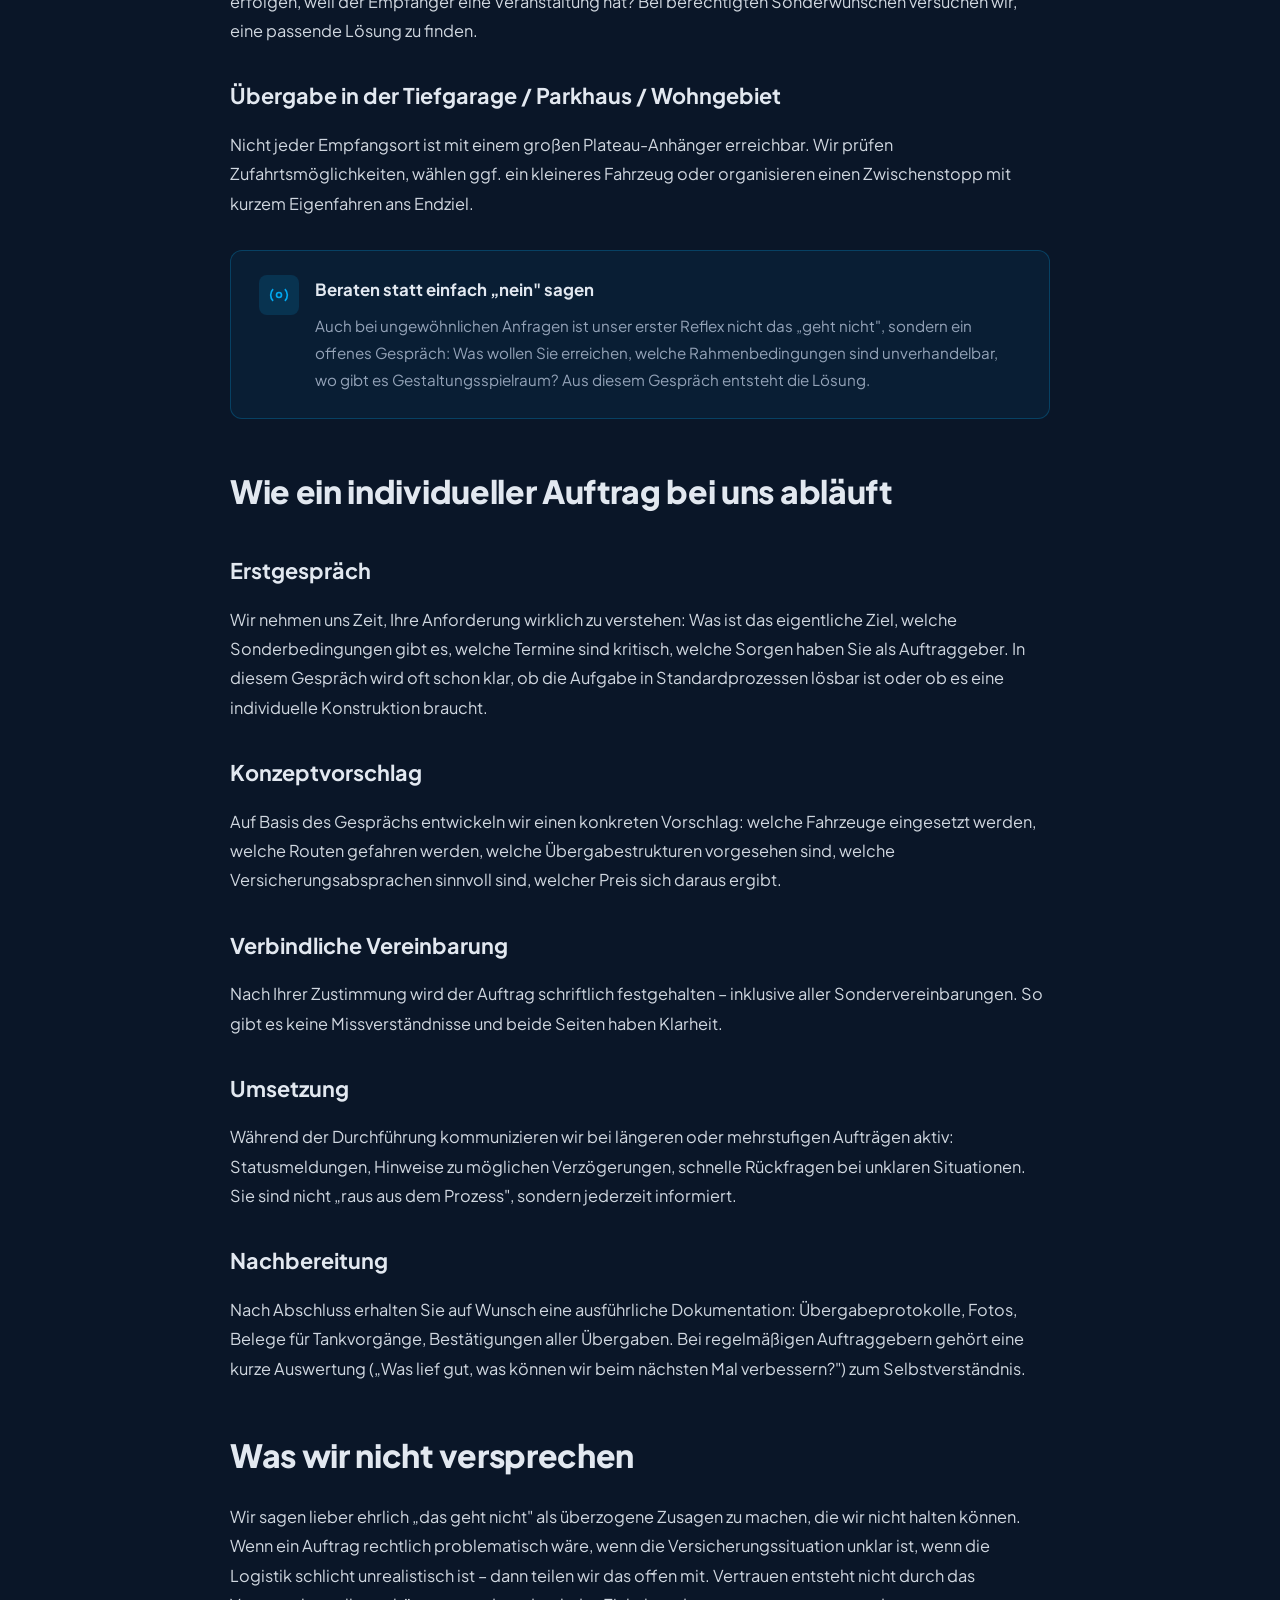
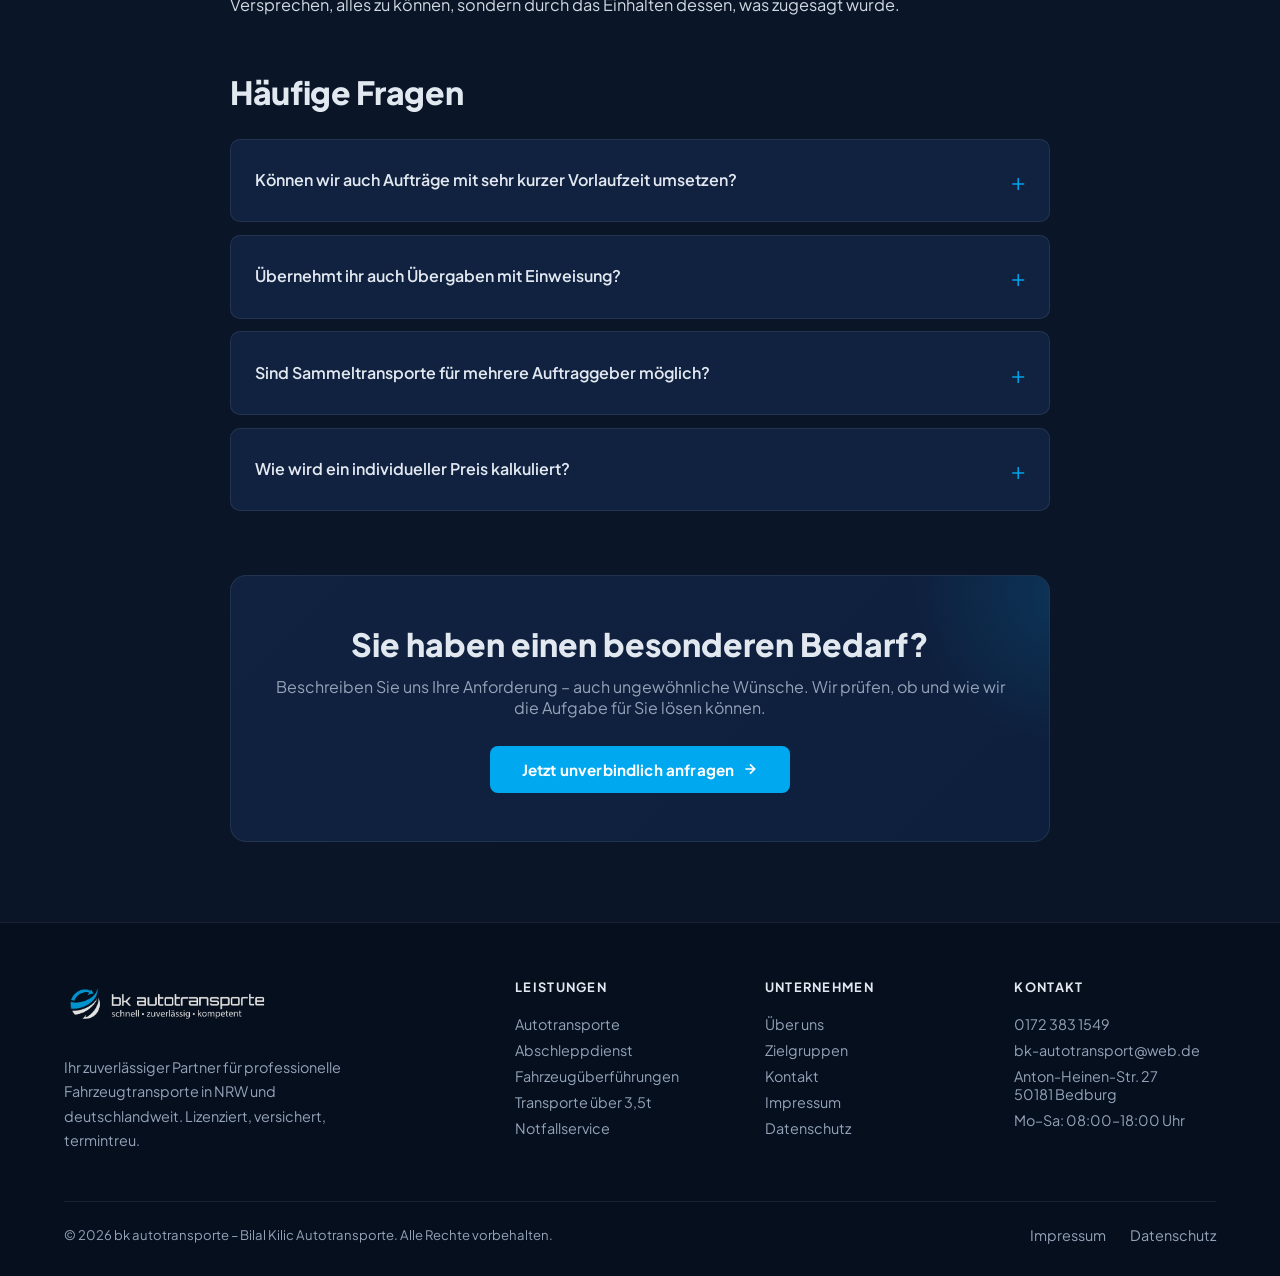
<file: leistungen/individuelle-transporte.html>
<!DOCTYPE html>
<html lang="de">
<head>
  <meta charset="UTF-8" />
  <meta name="viewport" content="width=device-width, initial-scale=1.0" />
  <title>Individuelle Fahrzeugtransporte nach Absprache | bk autotransporte</title>
  <meta name="description" content="Sie haben ein besonderes Transport-Anliegen? bk autotransporte entwickelt individuelle Lösungen: Sondertermine, sensible Fahrzeuge, mehrteilige Touren – flexibel und professionell." />
  <meta name="robots" content="index, follow" />
  <link rel="canonical" href="https://bk-autotransporte.de/leistungen/individuelle-transporte.html" />

  <meta property="og:type" content="website" />
  <meta property="og:url" content="https://bk-autotransporte.de/leistungen/individuelle-transporte.html" />
  <meta property="og:title" content="Individuelle Fahrzeugtransporte nach Absprache | bk autotransporte" />
  <meta property="og:description" content="Sie haben ein besonderes Transport-Anliegen? bk autotransporte entwickelt individuelle Lösungen: Sondertermine, sensible Fahrzeuge, mehrteilige Touren – flexibel und professionell." />
  <meta property="og:image" content="../Assets/Logo mit text Transparent.png" />
  <meta name="twitter:card" content="summary_large_image" />

  <link rel="preconnect" href="https://fonts.googleapis.com" />
  <link rel="preconnect" href="https://fonts.gstatic.com" crossorigin />
  <link href="https://fonts.googleapis.com/css2?family=Plus+Jakarta+Sans:wght@300;400;500;600;700;800&display=swap" rel="stylesheet" />
  <link rel="stylesheet" href="../css/style.css" />
  <link rel="icon" type="image/png" href="../favicon.png" />
  <link rel="preload" as="image" href="../Assets/heroes/individuelle-transporte.jpg" fetchpriority="high" />

</head>
<body>
<header id="navbar" class="solid" role="banner">
  <div class="container">
    <nav aria-label="Hauptnavigation" style="display:flex; align-items:center; justify-content:space-between;">
      <a href="../index.html" aria-label="bk autotransporte Startseite" style="flex-shrink:0;">
        <img src="../Assets/Logo mit text Transparent.png" alt="bk autotransporte Logo" class="logo-inverted"
             style="height:64px; width:auto; object-fit:contain;" />
      </a>
      <ul style="display:flex; gap:2.5rem; list-style:none; align-items:center;" class="hidden md:flex">
        <li class="nav-item-dropdown">
          <a href="../index.html#leistungen" class="nav-link active" aria-haspopup="true" aria-expanded="false">
            Leistungen
            <svg width="12" height="12" viewBox="0 0 24 24" fill="none" stroke="currentColor" stroke-width="2.5" aria-hidden="true"><path d="M6 9l6 6 6-6"/></svg>
          </a>
          <div class="nav-dropdown" role="menu">
            <a href="../leistungen/autotransporte.html" class="dropdown-link">Autotransporte</a>
            <a href="../leistungen/abschleppdienst.html" class="dropdown-link">Abschleppdienst</a>
            <a href="../leistungen/fahrzeugueberfuehrungen.html" class="dropdown-link">Fahrzeugüberführungen</a>
            <a href="../leistungen/ueberfuehrung-mit-kennzeichen.html" class="dropdown-link">Mit Kennzeichen</a>
            <a href="../leistungen/ueberfuehrung-ohne-kennzeichen.html" class="dropdown-link">Ohne Kennzeichen</a>
            <a href="../leistungen/transporte-ueber-3-5t.html" class="dropdown-link">Transporte über 3,5t</a>
            <a href="../leistungen/individuelle-transporte.html" class="dropdown-link">Individuelle Transporte</a>
            <a href="../leistungen/notfallservice.html" class="dropdown-link">Notfallservice</a>
          </div>
        </li>
        <li><a href="../ueber-uns.html" class="nav-link">Über uns</a></li>
        <li><a href="../zielgruppen.html" class="nav-link">Zielgruppen</a></li>
        <li><a href="../kontakt.html" class="nav-link">Kontakt</a></li>
      </ul>
      <a href="../kontakt.html" class="btn-primary hidden md:inline-flex" style="font-size:0.85rem; padding:0.65rem 1.5rem;">
        Jetzt anfragen
        <svg width="16" height="16" viewBox="0 0 24 24" fill="none" stroke="currentColor" stroke-width="2.5"><path d="M5 12h14M12 5l7 7-7 7"/></svg>
      </a>
      <button id="menu-toggle" aria-label="Menü öffnen" aria-expanded="false" aria-controls="mobile-menu"
              class="md:hidden cursor-pointer" style="background:none; border:none; color:var(--text); padding:0.5rem;">
        <svg id="icon-open" width="26" height="26" viewBox="0 0 24 24" fill="none" stroke="currentColor" stroke-width="2"><line x1="3" y1="6" x2="21" y2="6"/><line x1="3" y1="12" x2="21" y2="12"/><line x1="3" y1="18" x2="21" y2="18"/></svg>
        <svg id="icon-close" width="26" height="26" viewBox="0 0 24 24" fill="none" stroke="currentColor" stroke-width="2" style="display:none;"><line x1="18" y1="6" x2="6" y2="18"/><line x1="6" y1="6" x2="18" y2="18"/></svg>
      </button>
    </nav>
  </div>
</header>

<div id="mobile-menu" role="dialog" aria-modal="true" aria-label="Mobilmenü">
  <div style="display:flex; flex-direction:column; min-height:100%; padding:1.5rem;">
    <div style="display:flex; justify-content:space-between; align-items:center; margin-bottom:2rem;">
      <img src="../Assets/Logo mit text Transparent.png" alt="bk autotransporte" class="logo-inverted" style="height:44px;" />
      <button id="menu-close" aria-label="Menü schließen" style="background:none; border:none; color:var(--text); cursor:pointer;">
        <svg width="28" height="28" viewBox="0 0 24 24" fill="none" stroke="currentColor" stroke-width="2"><line x1="18" y1="6" x2="6" y2="18"/><line x1="6" y1="6" x2="18" y2="18"/></svg>
      </button>
    </div>
    <nav aria-label="Mobile Navigation">
      <ul style="list-style:none; display:flex; flex-direction:column; gap:0.25rem;">
        <li>
          <a href="../index.html#leistungen" class="mobile-nav-link" style="font-size:1.4rem; font-weight:700; color:var(--text); text-decoration:none; display:block; padding:0.65rem 0; border-bottom:1px solid var(--border);">Leistungen</a>
          <ul class="mobile-submenu">
            <li><a href="../leistungen/autotransporte.html" class="mobile-nav-link">Autotransporte</a></li>
            <li><a href="../leistungen/abschleppdienst.html" class="mobile-nav-link">Abschleppdienst</a></li>
            <li><a href="../leistungen/fahrzeugueberfuehrungen.html" class="mobile-nav-link">Fahrzeugüberführungen</a></li>
            <li><a href="../leistungen/ueberfuehrung-mit-kennzeichen.html" class="mobile-nav-link">Mit Kennzeichen</a></li>
            <li><a href="../leistungen/ueberfuehrung-ohne-kennzeichen.html" class="mobile-nav-link">Ohne Kennzeichen</a></li>
            <li><a href="../leistungen/transporte-ueber-3-5t.html" class="mobile-nav-link">Transporte über 3,5t</a></li>
            <li><a href="../leistungen/individuelle-transporte.html" class="mobile-nav-link">Individuelle Transporte</a></li>
            <li><a href="../leistungen/notfallservice.html" class="mobile-nav-link">Notfallservice</a></li>
          </ul>
        </li>
        <li><a href="../ueber-uns.html" class="mobile-nav-link" style="font-size:1.4rem; font-weight:700; color:var(--text); text-decoration:none; display:block; padding:0.65rem 0; border-bottom:1px solid var(--border);">Über uns</a></li>
        <li><a href="../zielgruppen.html" class="mobile-nav-link" style="font-size:1.4rem; font-weight:700; color:var(--text); text-decoration:none; display:block; padding:0.65rem 0; border-bottom:1px solid var(--border);">Zielgruppen</a></li>
        <li><a href="../kontakt.html" class="mobile-nav-link" style="font-size:1.4rem; font-weight:700; color:var(--text); text-decoration:none; display:block; padding:0.65rem 0; border-bottom:1px solid var(--border);">Kontakt</a></li>
      </ul>
    </nav>
    <div style="margin-top:auto; display:flex; flex-direction:column; gap:1rem; padding-top:2rem;">
      <a href="tel:+491723831549" class="btn-primary" style="justify-content:center;">📞 0172 383 1549</a>
      <a href="../kontakt.html" class="btn-secondary" style="text-align:center; justify-content:center;">Anfrage stellen</a>
    </div>
  </div>
</div>
<main>
<section class="sub-hero" aria-label="Hero">
  <div class="sub-hero-bg" aria-hidden="true">
    <img src="../Assets/heroes/individuelle-transporte.jpg" alt="" loading="eager" fetchpriority="high" decoding="async" />
  </div>
  <div class="sub-hero-overlay" aria-hidden="true"></div>
  <div class="sub-hero-content">
    <nav class="breadcrumbs" aria-label="Brotkrumen-Navigation"><a href="../index.html">Start</a><span class="sep">/</span><a href="../index.html#leistungen">Leistungen</a><span class="sep">/</span><span class="current">Individuelle Transporte – Wenn Standard nicht reicht</span></nav>
    <div class="hero-badge">Maßgeschneidert</div>
    <h1>Individuelle Transporte – Wenn Standard nicht reicht</h1>
    <p class="lead">Manche Transportanforderungen passen nicht ins Schema. Sondertermine, hochwertige Fahrzeuge mit besonderen Anforderungen, mehrteilige Touren oder Aufträge mit zusätzlichen Dienstleistungen – wir entwickeln gemeinsam mit Ihnen die passende Lösung.</p>
    <div style="display:flex; gap:0.75rem; justify-content:center; flex-wrap:wrap;">
      <a href="../kontakt.html" class="btn-primary">Jetzt Anfrage stellen
        <svg width="16" height="16" viewBox="0 0 24 24" fill="none" stroke="currentColor" stroke-width="2.5"><path d="M5 12h14M12 5l7 7-7 7"/></svg>
      </a>
      <a href="tel:+491723831549" class="btn-secondary">
        <svg width="16" height="16" viewBox="0 0 24 24" fill="none" stroke="currentColor" stroke-width="2"><path d="M22 16.92v3a2 2 0 01-2.18 2 19.79 19.79 0 01-8.63-3.07A19.5 19.5 0 013.07 11a19.79 19.79 0 01-3.07-8.67A2 2 0 012 .18h3a2 2 0 012 1.72c.127.96.361 1.903.7 2.81a2 2 0 01-.45 2.11L6.09 7.91a16 16 0 006 6l1.27-1.27a2 2 0 012.11-.45c.907.339 1.85.573 2.81.7A2 2 0 0122 16.92z"/></svg>
        0172 383 1549
      </a>
    </div>
  </div>
</section>
<section style="padding-top:3rem;"><div class="container-narrow"><article class="article-content">
<p><strong>Standardlösungen sind effizient – aber nicht jedes Anliegen passt in eine Schublade.</strong> Im Fahrzeugtransport gibt es unzählige Sonderkonstellationen: ein hochwertiger Sportwagen, der nur in einem geschlossenen Anhänger transportiert werden darf. Eine Tour, die mehrere Fahrzeuge an verschiedenen Stationen aufnimmt und an unterschiedlichen Zielen ablädt. Ein Transport, bei dem zusätzlich noch eine Werkstattanmeldung oder Zulassungsabwicklung gewünscht wird. Genau für diese Fälle steht unsere Leistung „Individuelle Transporte" zur Verfügung.</p>

<h2>Typische Beispiele für individuelle Transporte</h2>

<h3>Premium- und Liebhaberfahrzeuge</h3>
<p>Hochwertige Sport-, Oldtimer- oder Luxusfahrzeuge benötigen besondere Sorgfalt: schonendes Verladen, geschlossener Transporter zum Schutz vor Witterung, exakt definierte Verzurrpunkte ohne Kontakt zu Lackoberflächen, ausführliche Foto-Dokumentation, persönliche Übergabe an autorisierte Personen.</p>

<h3>Mehrstationen-Touren</h3>
<p>Ein Auftrag, bei dem mehrere Fahrzeuge nacheinander aufgenommen und an verschiedenen Zielen abgegeben werden – z. B. ein Auktionsplatz mit drei verschiedenen Käuferadressen. Wir planen die optimale Route, kommunizieren mit allen Beteiligten und führen alle Übergaben dokumentiert durch.</p>

<h3>Kombinierte Dienstleistungen</h3>
<p>Manche Aufträge gehen über den reinen Transport hinaus: Zulassungsfahrt, Werkstattanlieferung mit Wartezeit, Aufbereitung in Kooperation mit einem Partner, Übergabe inkl. Einweisung beim Endkunden. Wir koordinieren auf Wunsch alles aus einer Hand.</p>

<h3>Sondertermine außerhalb der regulären Zeiten</h3>
<p>Ein wichtiger Kunde benötigt sein Fahrzeug Samstagnachmittag? Eine Auslieferung muss vor 7 Uhr morgens erfolgen, weil der Empfänger eine Veranstaltung hat? Bei berechtigten Sonderwünschen versuchen wir, eine passende Lösung zu finden.</p>

<h3>Übergabe in der Tiefgarage / Parkhaus / Wohngebiet</h3>
<p>Nicht jeder Empfangsort ist mit einem großen Plateau-Anhänger erreichbar. Wir prüfen Zufahrtsmöglichkeiten, wählen ggf. ein kleineres Fahrzeug oder organisieren einen Zwischenstopp mit kurzem Eigenfahren ans Endziel.</p>

<div class="info-box">
  <div class="info-box-icon" aria-hidden="true">
    <svg width="20" height="20" viewBox="0 0 24 24" fill="none" stroke="currentColor" stroke-width="2"><circle cx="12" cy="12" r="3"/><path d="M19.07 4.93a10 10 0 010 14.14M4.93 4.93a10 10 0 000 14.14"/></svg>
  </div>
  <div class="info-box-content">
    <h4>Beraten statt einfach „nein" sagen</h4>
    <p>Auch bei ungewöhnlichen Anfragen ist unser erster Reflex nicht das „geht nicht", sondern ein offenes Gespräch: Was wollen Sie erreichen, welche Rahmenbedingungen sind unverhandelbar, wo gibt es Gestaltungsspielraum? Aus diesem Gespräch entsteht die Lösung.</p>
  </div>
</div>

<h2>Wie ein individueller Auftrag bei uns abläuft</h2>

<h3>Erstgespräch</h3>
<p>Wir nehmen uns Zeit, Ihre Anforderung wirklich zu verstehen: Was ist das eigentliche Ziel, welche Sonderbedingungen gibt es, welche Termine sind kritisch, welche Sorgen haben Sie als Auftraggeber. In diesem Gespräch wird oft schon klar, ob die Aufgabe in Standardprozessen lösbar ist oder ob es eine individuelle Konstruktion braucht.</p>

<h3>Konzeptvorschlag</h3>
<p>Auf Basis des Gesprächs entwickeln wir einen konkreten Vorschlag: welche Fahrzeuge eingesetzt werden, welche Routen gefahren werden, welche Übergabestrukturen vorgesehen sind, welche Versicherungsabsprachen sinnvoll sind, welcher Preis sich daraus ergibt.</p>

<h3>Verbindliche Vereinbarung</h3>
<p>Nach Ihrer Zustimmung wird der Auftrag schriftlich festgehalten – inklusive aller Sondervereinbarungen. So gibt es keine Missverständnisse und beide Seiten haben Klarheit.</p>

<h3>Umsetzung</h3>
<p>Während der Durchführung kommunizieren wir bei längeren oder mehrstufigen Aufträgen aktiv: Statusmeldungen, Hinweise zu möglichen Verzögerungen, schnelle Rückfragen bei unklaren Situationen. Sie sind nicht „raus aus dem Prozess", sondern jederzeit informiert.</p>

<h3>Nachbereitung</h3>
<p>Nach Abschluss erhalten Sie auf Wunsch eine ausführliche Dokumentation: Übergabeprotokolle, Fotos, Belege für Tankvorgänge, Bestätigungen aller Übergaben. Bei regelmäßigen Auftraggebern gehört eine kurze Auswertung („Was lief gut, was können wir beim nächsten Mal verbessern?") zum Selbstverständnis.</p>

<h2>Was wir nicht versprechen</h2>

<p>Wir sagen lieber ehrlich „das geht nicht" als überzogene Zusagen zu machen, die wir nicht halten können. Wenn ein Auftrag rechtlich problematisch wäre, wenn die Versicherungssituation unklar ist, wenn die Logistik schlicht unrealistisch ist – dann teilen wir das offen mit. Vertrauen entsteht nicht durch das Versprechen, alles zu können, sondern durch das Einhalten dessen, was zugesagt wurde.</p>

<h2>Häufige Fragen</h2>

<details class="faq-item">
  <summary>Können wir auch Aufträge mit sehr kurzer Vorlaufzeit umsetzen?</summary>
  <div class="faq-body">Wir versuchen es. Bei kurzen Vorlaufzeiten ist die Verfügbarkeit der entscheidende Faktor – ein Anruf zeigt schnell, ob es geht.</div>
</details>

<details class="faq-item">
  <summary>Übernehmt ihr auch Übergaben mit Einweisung?</summary>
  <div class="faq-body">Eine kurze Einweisung in die Bedienung des Fahrzeugs am Übergabepunkt – z. B. bei besonders komplexen Wohnmobilen – ist nach Absprache möglich.</div>
</details>

<details class="faq-item">
  <summary>Sind Sammeltransporte für mehrere Auftraggeber möglich?</summary>
  <div class="faq-body">Ja, sofern Routen und Termine kompatibel sind. Sammeltransporte können für alle Beteiligten den Preis senken. Sprechen Sie uns auf eine mögliche Kombination an.</div>
</details>

<details class="faq-item">
  <summary>Wie wird ein individueller Preis kalkuliert?</summary>
  <div class="faq-body">Auf Basis von Strecke, Zeitaufwand, eingesetzter Technik, Sondervereinbarungen und Versicherungsumfang. Sie erhalten einen klaren Festpreis vor Auftragsbeginn.</div>
</details>
</article><div class="cta-block">
  <h3>Sie haben einen besonderen Bedarf?</h3>
  <p>Beschreiben Sie uns Ihre Anforderung – auch ungewöhnliche Wünsche. Wir prüfen, ob und wie wir die Aufgabe für Sie lösen können.</p>
  <a href="../kontakt.html" class="btn-primary">Jetzt unverbindlich anfragen
    <svg width="16" height="16" viewBox="0 0 24 24" fill="none" stroke="currentColor" stroke-width="2.5"><path d="M5 12h14M12 5l7 7-7 7"/></svg>
  </a>
</div>
</div></section>
</main>
<footer role="contentinfo">
  <div class="container" style="padding-top:3.5rem; padding-bottom:2rem;">
    <div class="footer-grid">
      <div>
        <img src="../Assets/Logo mit text Transparent.png" alt="bk autotransporte" class="logo-inverted" style="height:52px; width:auto; margin-bottom:1.25rem;" />
        <p style="font-size:0.9rem; color:var(--muted); line-height:1.7; max-width:300px;">
          Ihr zuverlässiger Partner für professionelle Fahrzeugtransporte in NRW und deutschlandweit. Lizenziert, versichert, termintreu.
        </p>
      </div>
      <nav aria-label="Footer Leistungen">
        <h3 style="font-size:0.8rem; font-weight:700; text-transform:uppercase; letter-spacing:0.1em; color:var(--text); margin-bottom:1.25rem;">Leistungen</h3>
        <a href="../leistungen/autotransporte.html" class="footer-link">Autotransporte</a>
        <a href="../leistungen/abschleppdienst.html" class="footer-link">Abschleppdienst</a>
        <a href="../leistungen/fahrzeugueberfuehrungen.html" class="footer-link">Fahrzeugüberführungen</a>
        <a href="../leistungen/transporte-ueber-3-5t.html" class="footer-link">Transporte über 3,5t</a>
        <a href="../leistungen/notfallservice.html" class="footer-link">Notfallservice</a>
      </nav>
      <nav aria-label="Footer Unternehmen">
        <h3 style="font-size:0.8rem; font-weight:700; text-transform:uppercase; letter-spacing:0.1em; color:var(--text); margin-bottom:1.25rem;">Unternehmen</h3>
        <a href="../ueber-uns.html" class="footer-link">Über uns</a>
        <a href="../zielgruppen.html" class="footer-link">Zielgruppen</a>
        <a href="../kontakt.html" class="footer-link">Kontakt</a>
        <a href="../impressum.html" class="footer-link">Impressum</a>
        <a href="../datenschutz.html" class="footer-link">Datenschutz</a>
      </nav>
      <address style="font-style:normal;">
        <h3 style="font-size:0.8rem; font-weight:700; text-transform:uppercase; letter-spacing:0.1em; color:var(--text); margin-bottom:1.25rem;">Kontakt</h3>
        <a href="tel:+491723831549" class="footer-link">0172 383 1549</a>
        <a href="mailto:bk-autotransport@web.de" class="footer-link">bk-autotransport@web.de</a>
        <p class="footer-link" style="cursor:default;">Anton-Heinen-Str. 27<br />50181 Bedburg</p>
        <p class="footer-link" style="cursor:default;">Mo–Sa: 08:00–18:00 Uhr</p>
      </address>
    </div>
    <div style="border-top:1px solid var(--border); padding-top:1.5rem; display:flex; justify-content:space-between; align-items:center; flex-wrap:wrap; gap:1rem;">
      <p style="font-size:0.82rem; color:var(--muted);">© 2026 bk autotransporte – Bilal Kilic Autotransporte. Alle Rechte vorbehalten.</p>
      <div style="display:flex; gap:1.5rem;">
        <a href="../impressum.html" class="footer-link" style="margin:0;">Impressum</a>
        <a href="../datenschutz.html" class="footer-link" style="margin:0;">Datenschutz</a>
      </div>
    </div>
  </div>
</footer>

<!-- Cookie Banner -->
<div id="cookie-banner" role="dialog" aria-live="polite" aria-label="Cookie-Hinweis">
  <p class="cookie-banner-text">
    Diese Website verwendet ausschließlich technisch notwendige Cookies für den Betrieb der Seite. Es werden keine Tracking- oder Analyse-Cookies eingesetzt. Mehr dazu in unserer <a href="../datenschutz.html">Datenschutzerklärung</a>.
  </p>
  <div class="cookie-banner-actions">
    <button class="cookie-banner-btn primary" id="cookie-accept" type="button">Verstanden</button>
  </div>
</div>
<script>
(function() {
  // Cookie Banner
  try {
    var COOKIE_KEY = 'bk_cookie_consent';
    var banner = document.getElementById('cookie-banner');
    var acceptBtn = document.getElementById('cookie-accept');
    if (banner && !localStorage.getItem(COOKIE_KEY)) {
      setTimeout(function(){ banner.classList.add('visible'); }, 600);
    }
    if (acceptBtn) {
      acceptBtn.addEventListener('click', function(){
        try { localStorage.setItem(COOKIE_KEY, '1'); } catch(e) {}
        if (banner) banner.classList.remove('visible');
      });
    }
  } catch(e) {}

  // Mobile Menu
  var menuToggle = document.getElementById('menu-toggle');
  var menuClose  = document.getElementById('menu-close');
  var mobileMenu = document.getElementById('mobile-menu');
  var iconOpen   = document.getElementById('icon-open');
  var iconClose  = document.getElementById('icon-close');

  function openMenu() {
    mobileMenu.classList.add('open');
    document.body.style.overflow = 'hidden';
    menuToggle.setAttribute('aria-expanded', 'true');
    if (iconOpen)  iconOpen.style.display  = 'none';
    if (iconClose) iconClose.style.display = 'block';
  }
  function closeMenu() {
    mobileMenu.classList.remove('open');
    document.body.style.overflow = '';
    menuToggle.setAttribute('aria-expanded', 'false');
    if (iconOpen)  iconOpen.style.display  = 'block';
    if (iconClose) iconClose.style.display = 'none';
  }
  if (menuToggle) menuToggle.addEventListener('click', openMenu);
  if (menuClose)  menuClose.addEventListener('click', closeMenu);
  document.querySelectorAll('.mobile-nav-link').forEach(function(l){ l.addEventListener('click', closeMenu); });
  document.addEventListener('keydown', function(e){ if (e.key === 'Escape') closeMenu(); });

  // Scroll Shadow
  var navbar = document.getElementById('navbar');
  if (navbar && !navbar.classList.contains('solid')) {
    function handleScroll(){
      if (window.scrollY > 50) navbar.classList.add('scrolled');
      else navbar.classList.remove('scrolled');
    }
    window.addEventListener('scroll', handleScroll, { passive: true });
  }

  // Fade Up Animation
  var fadeEls = document.querySelectorAll('.fade-up');
  var obs = new IntersectionObserver(function(entries){
    entries.forEach(function(e){
      if (e.isIntersecting){ e.target.classList.add('visible'); obs.unobserve(e.target); }
    });
  }, { threshold: 0.12, rootMargin: '0px 0px -40px 0px' });
  fadeEls.forEach(function(el){ obs.observe(el); });

})();
</script>
</body>
</html>
</file>
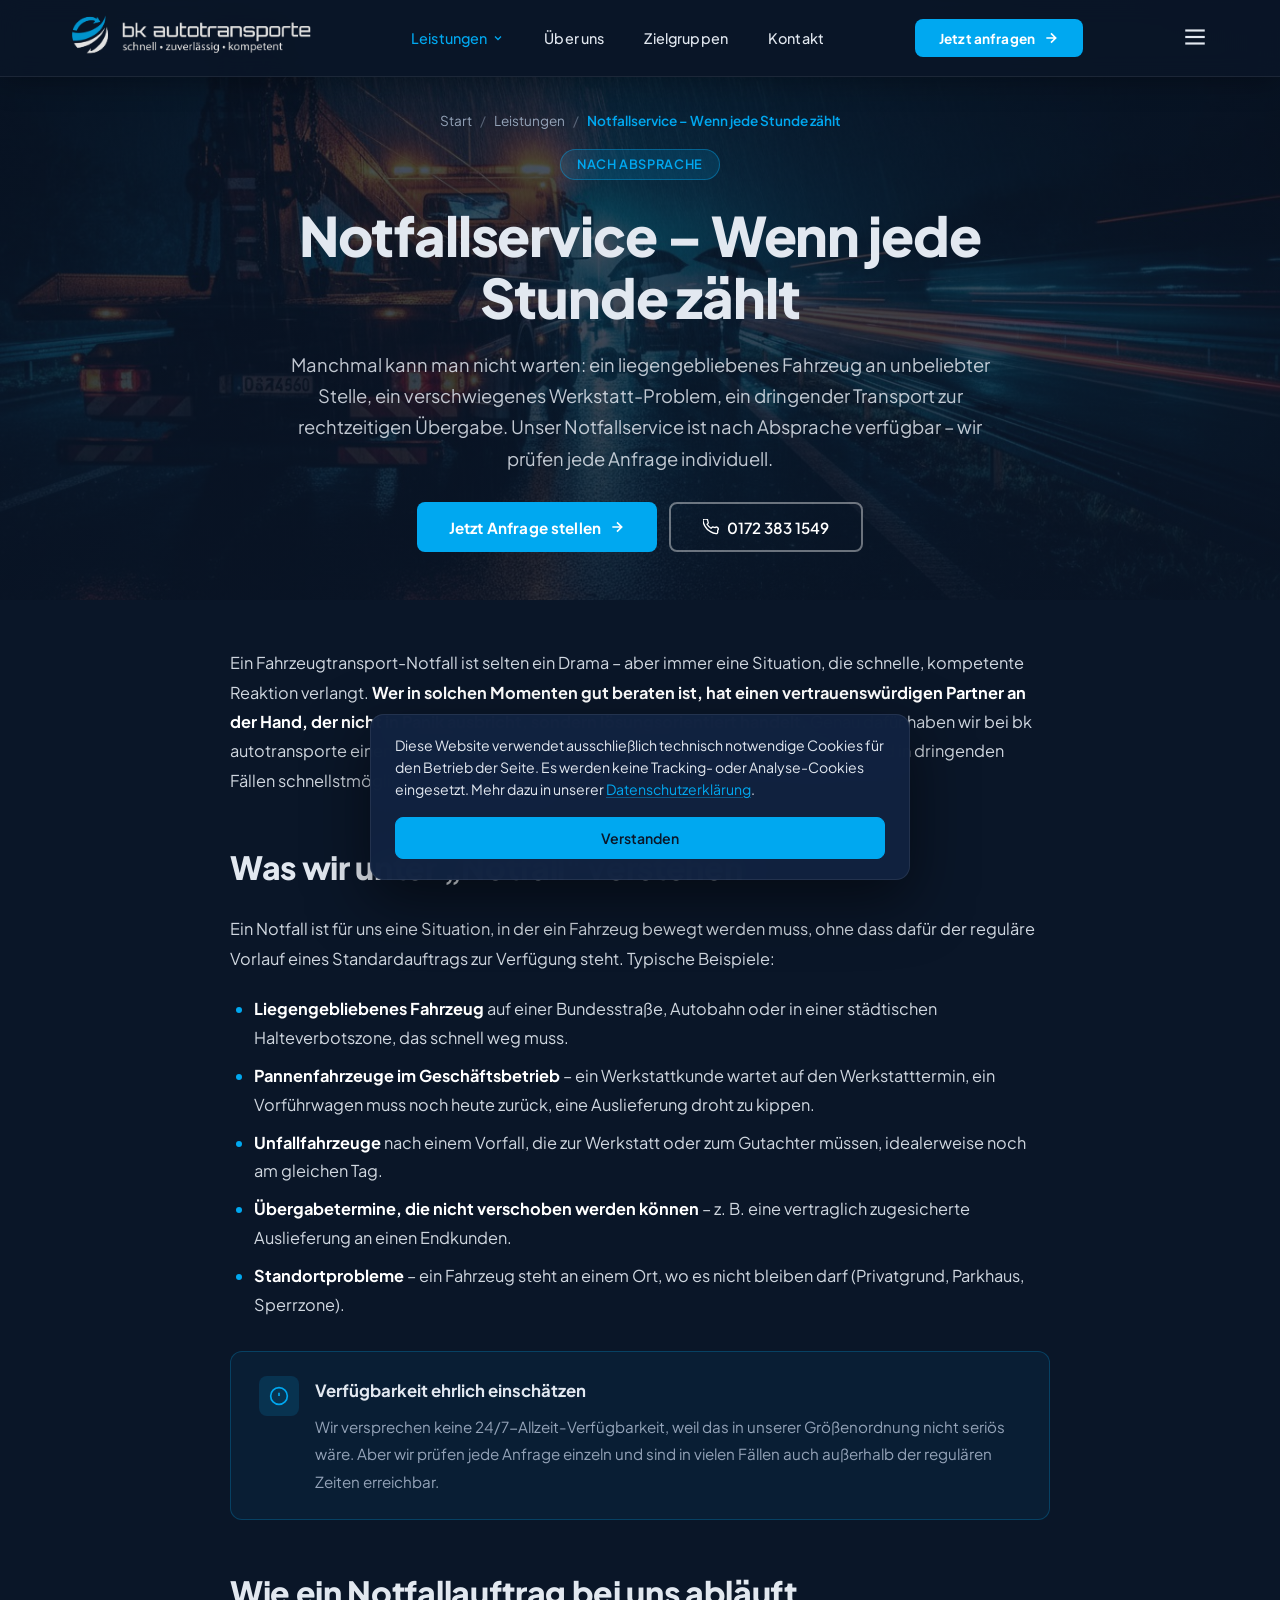
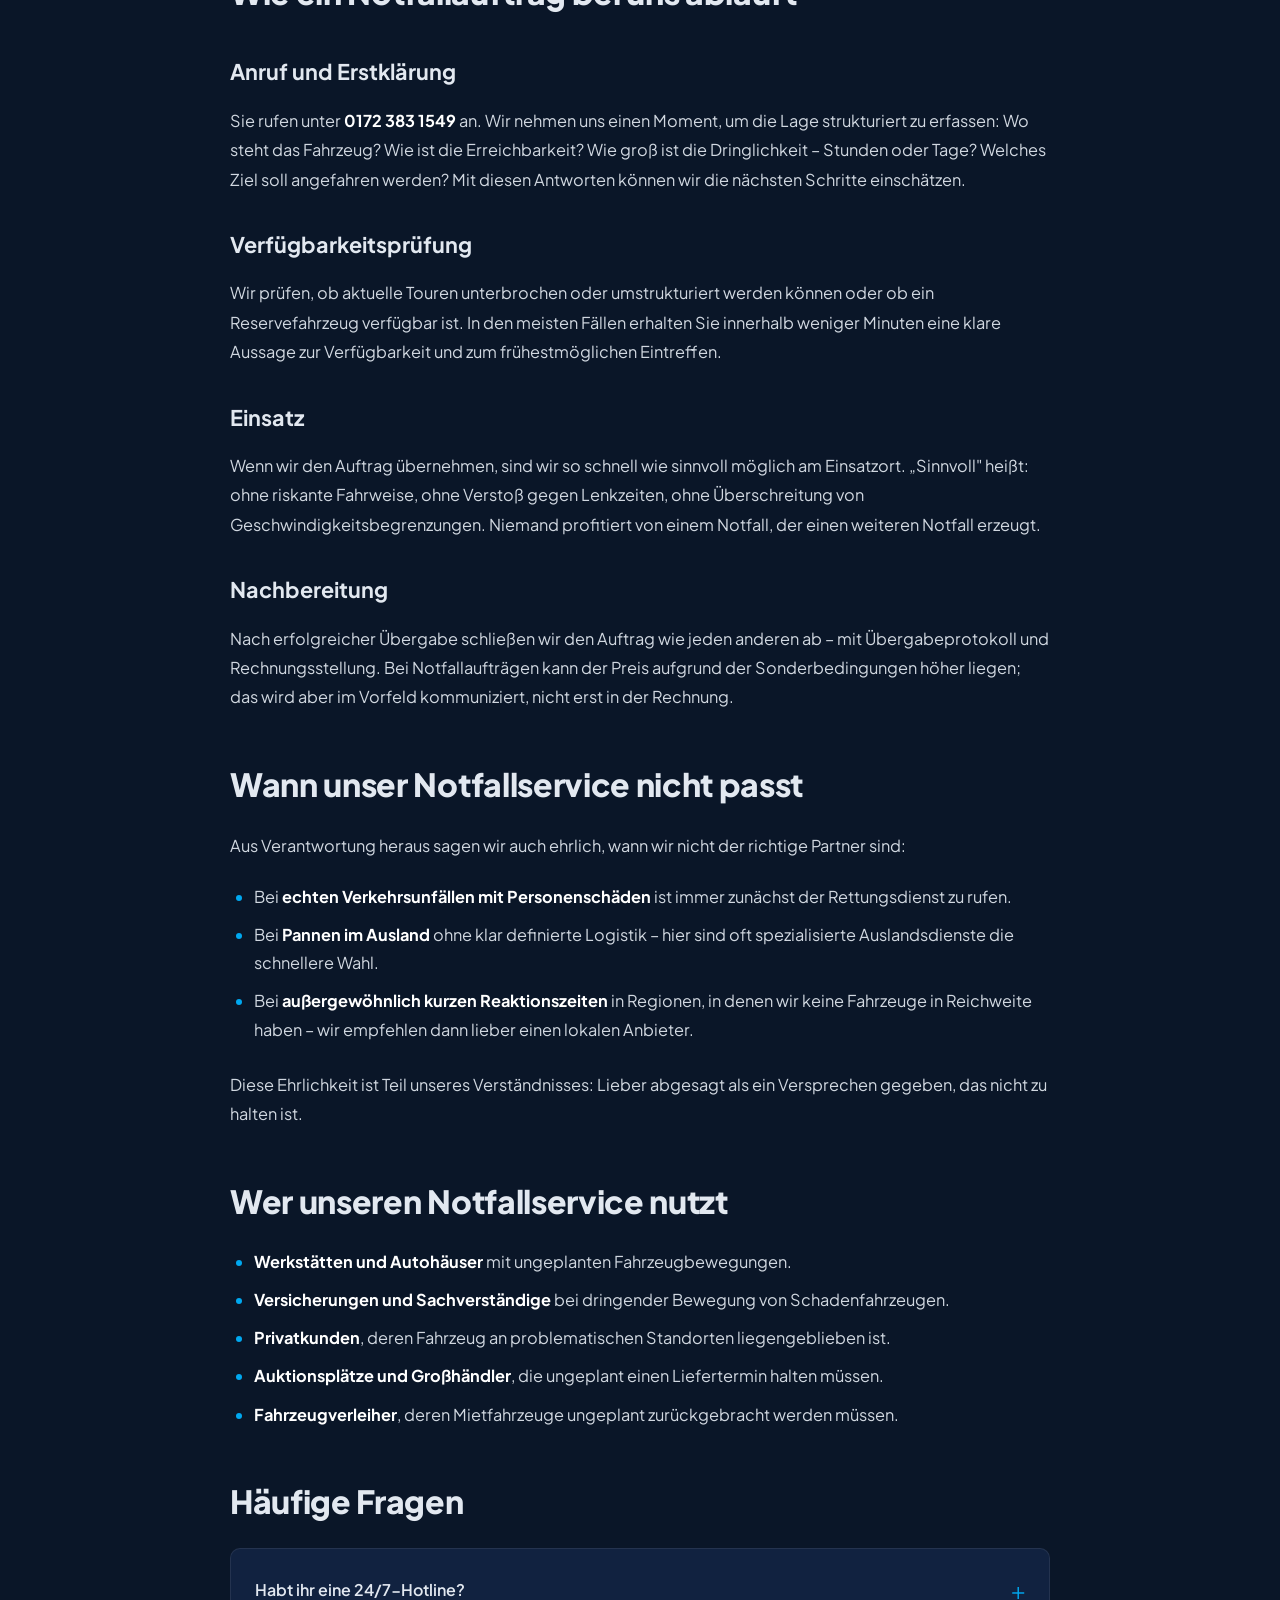
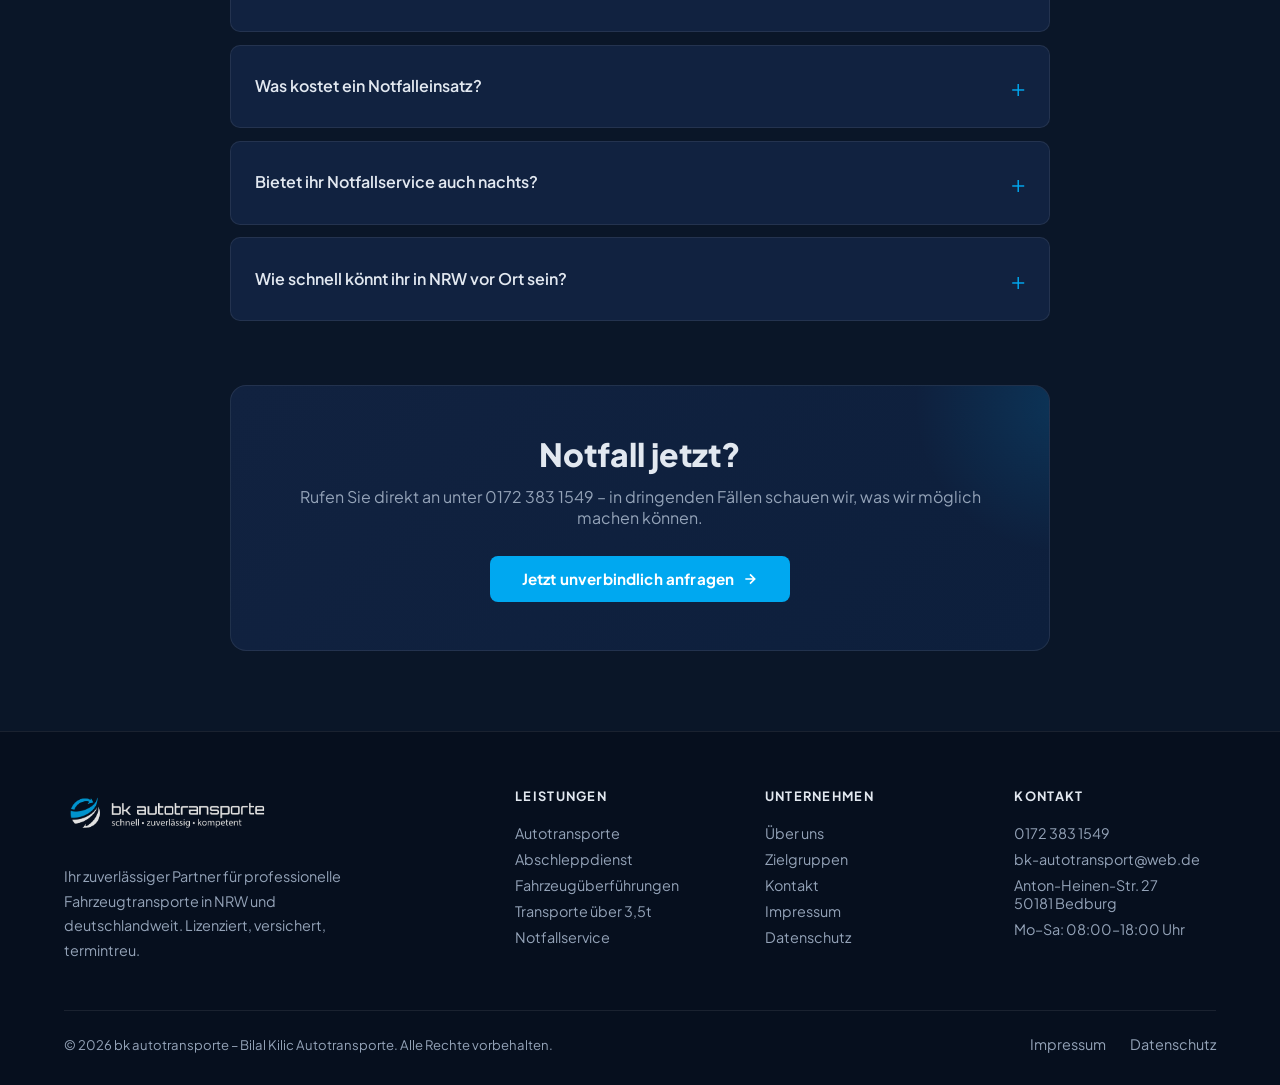
<file: leistungen/notfallservice.html>
<!DOCTYPE html>
<html lang="de">
<head>
  <meta charset="UTF-8" />
  <meta name="viewport" content="width=device-width, initial-scale=1.0" />
  <title>Notfallservice für Fahrzeugtransporte | bk autotransporte – Schnelle Hilfe</title>
  <meta name="description" content="Notfallservice für dringende Fahrzeugtransporte und Abschleppfälle. Nach Absprache verfügbar – auch außerhalb der Bürozeiten. Schnell, fair, professionell." />
  <meta name="robots" content="index, follow" />
  <link rel="canonical" href="https://bk-autotransporte.de/leistungen/notfallservice.html" />

  <meta property="og:type" content="website" />
  <meta property="og:url" content="https://bk-autotransporte.de/leistungen/notfallservice.html" />
  <meta property="og:title" content="Notfallservice für Fahrzeugtransporte | bk autotransporte – Schnelle Hilfe" />
  <meta property="og:description" content="Notfallservice für dringende Fahrzeugtransporte und Abschleppfälle. Nach Absprache verfügbar – auch außerhalb der Bürozeiten. Schnell, fair, professionell." />
  <meta property="og:image" content="../Assets/Logo mit text Transparent.png" />
  <meta name="twitter:card" content="summary_large_image" />

  <link rel="preconnect" href="https://fonts.googleapis.com" />
  <link rel="preconnect" href="https://fonts.gstatic.com" crossorigin />
  <link href="https://fonts.googleapis.com/css2?family=Plus+Jakarta+Sans:wght@300;400;500;600;700;800&display=swap" rel="stylesheet" />
  <link rel="stylesheet" href="../css/style.css" />
  <link rel="icon" type="image/png" href="../favicon.png" />
  <link rel="preload" as="image" href="../Assets/heroes/notfallservice.jpg" fetchpriority="high" />

</head>
<body>
<header id="navbar" class="solid" role="banner">
  <div class="container">
    <nav aria-label="Hauptnavigation" style="display:flex; align-items:center; justify-content:space-between;">
      <a href="../index.html" aria-label="bk autotransporte Startseite" style="flex-shrink:0;">
        <img src="../Assets/Logo mit text Transparent.png" alt="bk autotransporte Logo" class="logo-inverted"
             style="height:64px; width:auto; object-fit:contain;" />
      </a>
      <ul style="display:flex; gap:2.5rem; list-style:none; align-items:center;" class="hidden md:flex">
        <li class="nav-item-dropdown">
          <a href="../index.html#leistungen" class="nav-link active" aria-haspopup="true" aria-expanded="false">
            Leistungen
            <svg width="12" height="12" viewBox="0 0 24 24" fill="none" stroke="currentColor" stroke-width="2.5" aria-hidden="true"><path d="M6 9l6 6 6-6"/></svg>
          </a>
          <div class="nav-dropdown" role="menu">
            <a href="../leistungen/autotransporte.html" class="dropdown-link">Autotransporte</a>
            <a href="../leistungen/abschleppdienst.html" class="dropdown-link">Abschleppdienst</a>
            <a href="../leistungen/fahrzeugueberfuehrungen.html" class="dropdown-link">Fahrzeugüberführungen</a>
            <a href="../leistungen/ueberfuehrung-mit-kennzeichen.html" class="dropdown-link">Mit Kennzeichen</a>
            <a href="../leistungen/ueberfuehrung-ohne-kennzeichen.html" class="dropdown-link">Ohne Kennzeichen</a>
            <a href="../leistungen/transporte-ueber-3-5t.html" class="dropdown-link">Transporte über 3,5t</a>
            <a href="../leistungen/individuelle-transporte.html" class="dropdown-link">Individuelle Transporte</a>
            <a href="../leistungen/notfallservice.html" class="dropdown-link">Notfallservice</a>
          </div>
        </li>
        <li><a href="../ueber-uns.html" class="nav-link">Über uns</a></li>
        <li><a href="../zielgruppen.html" class="nav-link">Zielgruppen</a></li>
        <li><a href="../kontakt.html" class="nav-link">Kontakt</a></li>
      </ul>
      <a href="../kontakt.html" class="btn-primary hidden md:inline-flex" style="font-size:0.85rem; padding:0.65rem 1.5rem;">
        Jetzt anfragen
        <svg width="16" height="16" viewBox="0 0 24 24" fill="none" stroke="currentColor" stroke-width="2.5"><path d="M5 12h14M12 5l7 7-7 7"/></svg>
      </a>
      <button id="menu-toggle" aria-label="Menü öffnen" aria-expanded="false" aria-controls="mobile-menu"
              class="md:hidden cursor-pointer" style="background:none; border:none; color:var(--text); padding:0.5rem;">
        <svg id="icon-open" width="26" height="26" viewBox="0 0 24 24" fill="none" stroke="currentColor" stroke-width="2"><line x1="3" y1="6" x2="21" y2="6"/><line x1="3" y1="12" x2="21" y2="12"/><line x1="3" y1="18" x2="21" y2="18"/></svg>
        <svg id="icon-close" width="26" height="26" viewBox="0 0 24 24" fill="none" stroke="currentColor" stroke-width="2" style="display:none;"><line x1="18" y1="6" x2="6" y2="18"/><line x1="6" y1="6" x2="18" y2="18"/></svg>
      </button>
    </nav>
  </div>
</header>

<div id="mobile-menu" role="dialog" aria-modal="true" aria-label="Mobilmenü">
  <div style="display:flex; flex-direction:column; min-height:100%; padding:1.5rem;">
    <div style="display:flex; justify-content:space-between; align-items:center; margin-bottom:2rem;">
      <img src="../Assets/Logo mit text Transparent.png" alt="bk autotransporte" class="logo-inverted" style="height:44px;" />
      <button id="menu-close" aria-label="Menü schließen" style="background:none; border:none; color:var(--text); cursor:pointer;">
        <svg width="28" height="28" viewBox="0 0 24 24" fill="none" stroke="currentColor" stroke-width="2"><line x1="18" y1="6" x2="6" y2="18"/><line x1="6" y1="6" x2="18" y2="18"/></svg>
      </button>
    </div>
    <nav aria-label="Mobile Navigation">
      <ul style="list-style:none; display:flex; flex-direction:column; gap:0.25rem;">
        <li>
          <a href="../index.html#leistungen" class="mobile-nav-link" style="font-size:1.4rem; font-weight:700; color:var(--text); text-decoration:none; display:block; padding:0.65rem 0; border-bottom:1px solid var(--border);">Leistungen</a>
          <ul class="mobile-submenu">
            <li><a href="../leistungen/autotransporte.html" class="mobile-nav-link">Autotransporte</a></li>
            <li><a href="../leistungen/abschleppdienst.html" class="mobile-nav-link">Abschleppdienst</a></li>
            <li><a href="../leistungen/fahrzeugueberfuehrungen.html" class="mobile-nav-link">Fahrzeugüberführungen</a></li>
            <li><a href="../leistungen/ueberfuehrung-mit-kennzeichen.html" class="mobile-nav-link">Mit Kennzeichen</a></li>
            <li><a href="../leistungen/ueberfuehrung-ohne-kennzeichen.html" class="mobile-nav-link">Ohne Kennzeichen</a></li>
            <li><a href="../leistungen/transporte-ueber-3-5t.html" class="mobile-nav-link">Transporte über 3,5t</a></li>
            <li><a href="../leistungen/individuelle-transporte.html" class="mobile-nav-link">Individuelle Transporte</a></li>
            <li><a href="../leistungen/notfallservice.html" class="mobile-nav-link">Notfallservice</a></li>
          </ul>
        </li>
        <li><a href="../ueber-uns.html" class="mobile-nav-link" style="font-size:1.4rem; font-weight:700; color:var(--text); text-decoration:none; display:block; padding:0.65rem 0; border-bottom:1px solid var(--border);">Über uns</a></li>
        <li><a href="../zielgruppen.html" class="mobile-nav-link" style="font-size:1.4rem; font-weight:700; color:var(--text); text-decoration:none; display:block; padding:0.65rem 0; border-bottom:1px solid var(--border);">Zielgruppen</a></li>
        <li><a href="../kontakt.html" class="mobile-nav-link" style="font-size:1.4rem; font-weight:700; color:var(--text); text-decoration:none; display:block; padding:0.65rem 0; border-bottom:1px solid var(--border);">Kontakt</a></li>
      </ul>
    </nav>
    <div style="margin-top:auto; display:flex; flex-direction:column; gap:1rem; padding-top:2rem;">
      <a href="tel:+491723831549" class="btn-primary" style="justify-content:center;">📞 0172 383 1549</a>
      <a href="../kontakt.html" class="btn-secondary" style="text-align:center; justify-content:center;">Anfrage stellen</a>
    </div>
  </div>
</div>
<main>
<section class="sub-hero" aria-label="Hero">
  <div class="sub-hero-bg" aria-hidden="true">
    <img src="../Assets/heroes/notfallservice.jpg" alt="" loading="eager" fetchpriority="high" decoding="async" />
  </div>
  <div class="sub-hero-overlay" aria-hidden="true"></div>
  <div class="sub-hero-content">
    <nav class="breadcrumbs" aria-label="Brotkrumen-Navigation"><a href="../index.html">Start</a><span class="sep">/</span><a href="../index.html#leistungen">Leistungen</a><span class="sep">/</span><span class="current">Notfallservice – Wenn jede Stunde zählt</span></nav>
    <div class="hero-badge">Nach Absprache</div>
    <h1>Notfallservice – Wenn jede Stunde zählt</h1>
    <p class="lead">Manchmal kann man nicht warten: ein liegengebliebenes Fahrzeug an unbeliebter Stelle, ein verschwiegenes Werkstatt-Problem, ein dringender Transport zur rechtzeitigen Übergabe. Unser Notfallservice ist nach Absprache verfügbar – wir prüfen jede Anfrage individuell.</p>
    <div style="display:flex; gap:0.75rem; justify-content:center; flex-wrap:wrap;">
      <a href="../kontakt.html" class="btn-primary">Jetzt Anfrage stellen
        <svg width="16" height="16" viewBox="0 0 24 24" fill="none" stroke="currentColor" stroke-width="2.5"><path d="M5 12h14M12 5l7 7-7 7"/></svg>
      </a>
      <a href="tel:+491723831549" class="btn-secondary">
        <svg width="16" height="16" viewBox="0 0 24 24" fill="none" stroke="currentColor" stroke-width="2"><path d="M22 16.92v3a2 2 0 01-2.18 2 19.79 19.79 0 01-8.63-3.07A19.5 19.5 0 013.07 11a19.79 19.79 0 01-3.07-8.67A2 2 0 012 .18h3a2 2 0 012 1.72c.127.96.361 1.903.7 2.81a2 2 0 01-.45 2.11L6.09 7.91a16 16 0 006 6l1.27-1.27a2 2 0 012.11-.45c.907.339 1.85.573 2.81.7A2 2 0 0122 16.92z"/></svg>
        0172 383 1549
      </a>
    </div>
  </div>
</section>
<section style="padding-top:3rem;"><div class="container-narrow"><article class="article-content">
<p>Ein Fahrzeugtransport-Notfall ist selten ein Drama – aber immer eine Situation, die schnelle, kompetente Reaktion verlangt. <strong>Wer in solchen Momenten gut beraten ist, hat einen vertrauenswürdigen Partner an der Hand, der nicht in Panik ausbricht, sondern lösungsorientiert handelt.</strong> Genau dafür haben wir bei bk autotransporte einen Notfallservice eingerichtet, der nach Absprache verfügbar ist und in dringenden Fällen schnellstmögliche Hilfe ermöglicht.</p>

<h2>Was wir unter „Notfall" verstehen</h2>

<p>Ein Notfall ist für uns eine Situation, in der ein Fahrzeug bewegt werden muss, ohne dass dafür der reguläre Vorlauf eines Standardauftrags zur Verfügung steht. Typische Beispiele:</p>

<ul>
  <li><strong>Liegengebliebenes Fahrzeug</strong> auf einer Bundesstraße, Autobahn oder in einer städtischen Halteverbotszone, das schnell weg muss.</li>
  <li><strong>Pannenfahrzeuge im Geschäftsbetrieb</strong> – ein Werkstattkunde wartet auf den Werkstatttermin, ein Vorführwagen muss noch heute zurück, eine Auslieferung droht zu kippen.</li>
  <li><strong>Unfallfahrzeuge</strong> nach einem Vorfall, die zur Werkstatt oder zum Gutachter müssen, idealerweise noch am gleichen Tag.</li>
  <li><strong>Übergabetermine, die nicht verschoben werden können</strong> – z. B. eine vertraglich zugesicherte Auslieferung an einen Endkunden.</li>
  <li><strong>Standortprobleme</strong> – ein Fahrzeug steht an einem Ort, wo es nicht bleiben darf (Privatgrund, Parkhaus, Sperrzone).</li>
</ul>

<div class="info-box">
  <div class="info-box-icon" aria-hidden="true">
    <svg width="20" height="20" viewBox="0 0 24 24" fill="none" stroke="currentColor" stroke-width="2"><circle cx="12" cy="12" r="10"/><line x1="12" y1="8" x2="12" y2="12"/><line x1="12" y1="16" x2="12.01" y2="16"/></svg>
  </div>
  <div class="info-box-content">
    <h4>Verfügbarkeit ehrlich einschätzen</h4>
    <p>Wir versprechen keine 24/7-Allzeit-Verfügbarkeit, weil das in unserer Größenordnung nicht seriös wäre. Aber wir prüfen jede Anfrage einzeln und sind in vielen Fällen auch außerhalb der regulären Zeiten erreichbar.</p>
  </div>
</div>

<h2>Wie ein Notfallauftrag bei uns abläuft</h2>

<h3>Anruf und Erstklärung</h3>
<p>Sie rufen unter <strong>0172 383 1549</strong> an. Wir nehmen uns einen Moment, um die Lage strukturiert zu erfassen: Wo steht das Fahrzeug? Wie ist die Erreichbarkeit? Wie groß ist die Dringlichkeit – Stunden oder Tage? Welches Ziel soll angefahren werden? Mit diesen Antworten können wir die nächsten Schritte einschätzen.</p>

<h3>Verfügbarkeitsprüfung</h3>
<p>Wir prüfen, ob aktuelle Touren unterbrochen oder umstrukturiert werden können oder ob ein Reservefahrzeug verfügbar ist. In den meisten Fällen erhalten Sie innerhalb weniger Minuten eine klare Aussage zur Verfügbarkeit und zum frühestmöglichen Eintreffen.</p>

<h3>Einsatz</h3>
<p>Wenn wir den Auftrag übernehmen, sind wir so schnell wie sinnvoll möglich am Einsatzort. „Sinnvoll" heißt: ohne riskante Fahrweise, ohne Verstoß gegen Lenkzeiten, ohne Überschreitung von Geschwindigkeitsbegrenzungen. Niemand profitiert von einem Notfall, der einen weiteren Notfall erzeugt.</p>

<h3>Nachbereitung</h3>
<p>Nach erfolgreicher Übergabe schließen wir den Auftrag wie jeden anderen ab – mit Übergabeprotokoll und Rechnungsstellung. Bei Notfallaufträgen kann der Preis aufgrund der Sonderbedingungen höher liegen; das wird aber im Vorfeld kommuniziert, nicht erst in der Rechnung.</p>

<h2>Wann unser Notfallservice nicht passt</h2>

<p>Aus Verantwortung heraus sagen wir auch ehrlich, wann wir nicht der richtige Partner sind:</p>

<ul>
  <li>Bei <strong>echten Verkehrsunfällen mit Personenschäden</strong> ist immer zunächst der Rettungsdienst zu rufen.</li>
  <li>Bei <strong>Pannen im Ausland</strong> ohne klar definierte Logistik – hier sind oft spezialisierte Auslandsdienste die schnellere Wahl.</li>
  <li>Bei <strong>außergewöhnlich kurzen Reaktionszeiten</strong> in Regionen, in denen wir keine Fahrzeuge in Reichweite haben – wir empfehlen dann lieber einen lokalen Anbieter.</li>
</ul>

<p>Diese Ehrlichkeit ist Teil unseres Verständnisses: Lieber abgesagt als ein Versprechen gegeben, das nicht zu halten ist.</p>

<h2>Wer unseren Notfallservice nutzt</h2>

<ul>
  <li><strong>Werkstätten und Autohäuser</strong> mit ungeplanten Fahrzeugbewegungen.</li>
  <li><strong>Versicherungen und Sachverständige</strong> bei dringender Bewegung von Schadenfahrzeugen.</li>
  <li><strong>Privatkunden</strong>, deren Fahrzeug an problematischen Standorten liegengeblieben ist.</li>
  <li><strong>Auktionsplätze und Großhändler</strong>, die ungeplant einen Liefertermin halten müssen.</li>
  <li><strong>Fahrzeugverleiher</strong>, deren Mietfahrzeuge ungeplant zurückgebracht werden müssen.</li>
</ul>

<h2>Häufige Fragen</h2>

<details class="faq-item">
  <summary>Habt ihr eine 24/7-Hotline?</summary>
  <div class="faq-body">Eine garantierte 24/7-Hotline können wir in unserer Größenordnung nicht seriös anbieten. Aber wir nehmen Anfragen außerhalb der Bürozeiten ernst und reagieren so schnell wie möglich. Versuchen Sie uns einfach – im Zweifel hinterlassen Sie eine Sprachnachricht.</div>
</details>

<details class="faq-item">
  <summary>Was kostet ein Notfalleinsatz?</summary>
  <div class="faq-body">Aufgrund der Sondersituation kann ein Notfalleinsatz über dem Standardpreis liegen. Wir kommunizieren den Preis vor Auftragsannahme transparent. Bei langjährigen Geschäftspartnern gelten oft individuelle Konditionen.</div>
</details>

<details class="faq-item">
  <summary>Bietet ihr Notfallservice auch nachts?</summary>
  <div class="faq-body">Nachteinsätze prüfen wir individuell. Bei sehr dringenden Fällen ist ein Anruf der schnellste Weg zu einer realistischen Einschätzung.</div>
</details>

<details class="faq-item">
  <summary>Wie schnell könnt ihr in NRW vor Ort sein?</summary>
  <div class="faq-body">Im Großraum Köln/Düsseldorf/Bedburg in 30–60 Minuten, abhängig von Verkehr und aktuellen Einsätzen. Bei längeren Strecken nennen wir am Telefon ein realistisches Zeitfenster.</div>
</details>
</article><div class="cta-block">
  <h3>Notfall jetzt?</h3>
  <p>Rufen Sie direkt an unter 0172 383 1549 – in dringenden Fällen schauen wir, was wir möglich machen können.</p>
  <a href="../kontakt.html" class="btn-primary">Jetzt unverbindlich anfragen
    <svg width="16" height="16" viewBox="0 0 24 24" fill="none" stroke="currentColor" stroke-width="2.5"><path d="M5 12h14M12 5l7 7-7 7"/></svg>
  </a>
</div>
</div></section>
</main>
<footer role="contentinfo">
  <div class="container" style="padding-top:3.5rem; padding-bottom:2rem;">
    <div class="footer-grid">
      <div>
        <img src="../Assets/Logo mit text Transparent.png" alt="bk autotransporte" class="logo-inverted" style="height:52px; width:auto; margin-bottom:1.25rem;" />
        <p style="font-size:0.9rem; color:var(--muted); line-height:1.7; max-width:300px;">
          Ihr zuverlässiger Partner für professionelle Fahrzeugtransporte in NRW und deutschlandweit. Lizenziert, versichert, termintreu.
        </p>
      </div>
      <nav aria-label="Footer Leistungen">
        <h3 style="font-size:0.8rem; font-weight:700; text-transform:uppercase; letter-spacing:0.1em; color:var(--text); margin-bottom:1.25rem;">Leistungen</h3>
        <a href="../leistungen/autotransporte.html" class="footer-link">Autotransporte</a>
        <a href="../leistungen/abschleppdienst.html" class="footer-link">Abschleppdienst</a>
        <a href="../leistungen/fahrzeugueberfuehrungen.html" class="footer-link">Fahrzeugüberführungen</a>
        <a href="../leistungen/transporte-ueber-3-5t.html" class="footer-link">Transporte über 3,5t</a>
        <a href="../leistungen/notfallservice.html" class="footer-link">Notfallservice</a>
      </nav>
      <nav aria-label="Footer Unternehmen">
        <h3 style="font-size:0.8rem; font-weight:700; text-transform:uppercase; letter-spacing:0.1em; color:var(--text); margin-bottom:1.25rem;">Unternehmen</h3>
        <a href="../ueber-uns.html" class="footer-link">Über uns</a>
        <a href="../zielgruppen.html" class="footer-link">Zielgruppen</a>
        <a href="../kontakt.html" class="footer-link">Kontakt</a>
        <a href="../impressum.html" class="footer-link">Impressum</a>
        <a href="../datenschutz.html" class="footer-link">Datenschutz</a>
      </nav>
      <address style="font-style:normal;">
        <h3 style="font-size:0.8rem; font-weight:700; text-transform:uppercase; letter-spacing:0.1em; color:var(--text); margin-bottom:1.25rem;">Kontakt</h3>
        <a href="tel:+491723831549" class="footer-link">0172 383 1549</a>
        <a href="mailto:bk-autotransport@web.de" class="footer-link">bk-autotransport@web.de</a>
        <p class="footer-link" style="cursor:default;">Anton-Heinen-Str. 27<br />50181 Bedburg</p>
        <p class="footer-link" style="cursor:default;">Mo–Sa: 08:00–18:00 Uhr</p>
      </address>
    </div>
    <div style="border-top:1px solid var(--border); padding-top:1.5rem; display:flex; justify-content:space-between; align-items:center; flex-wrap:wrap; gap:1rem;">
      <p style="font-size:0.82rem; color:var(--muted);">© 2026 bk autotransporte – Bilal Kilic Autotransporte. Alle Rechte vorbehalten.</p>
      <div style="display:flex; gap:1.5rem;">
        <a href="../impressum.html" class="footer-link" style="margin:0;">Impressum</a>
        <a href="../datenschutz.html" class="footer-link" style="margin:0;">Datenschutz</a>
      </div>
    </div>
  </div>
</footer>

<!-- Cookie Banner -->
<div id="cookie-banner" role="dialog" aria-live="polite" aria-label="Cookie-Hinweis">
  <p class="cookie-banner-text">
    Diese Website verwendet ausschließlich technisch notwendige Cookies für den Betrieb der Seite. Es werden keine Tracking- oder Analyse-Cookies eingesetzt. Mehr dazu in unserer <a href="../datenschutz.html">Datenschutzerklärung</a>.
  </p>
  <div class="cookie-banner-actions">
    <button class="cookie-banner-btn primary" id="cookie-accept" type="button">Verstanden</button>
  </div>
</div>
<script>
(function() {
  // Cookie Banner
  try {
    var COOKIE_KEY = 'bk_cookie_consent';
    var banner = document.getElementById('cookie-banner');
    var acceptBtn = document.getElementById('cookie-accept');
    if (banner && !localStorage.getItem(COOKIE_KEY)) {
      setTimeout(function(){ banner.classList.add('visible'); }, 600);
    }
    if (acceptBtn) {
      acceptBtn.addEventListener('click', function(){
        try { localStorage.setItem(COOKIE_KEY, '1'); } catch(e) {}
        if (banner) banner.classList.remove('visible');
      });
    }
  } catch(e) {}

  // Mobile Menu
  var menuToggle = document.getElementById('menu-toggle');
  var menuClose  = document.getElementById('menu-close');
  var mobileMenu = document.getElementById('mobile-menu');
  var iconOpen   = document.getElementById('icon-open');
  var iconClose  = document.getElementById('icon-close');

  function openMenu() {
    mobileMenu.classList.add('open');
    document.body.style.overflow = 'hidden';
    menuToggle.setAttribute('aria-expanded', 'true');
    if (iconOpen)  iconOpen.style.display  = 'none';
    if (iconClose) iconClose.style.display = 'block';
  }
  function closeMenu() {
    mobileMenu.classList.remove('open');
    document.body.style.overflow = '';
    menuToggle.setAttribute('aria-expanded', 'false');
    if (iconOpen)  iconOpen.style.display  = 'block';
    if (iconClose) iconClose.style.display = 'none';
  }
  if (menuToggle) menuToggle.addEventListener('click', openMenu);
  if (menuClose)  menuClose.addEventListener('click', closeMenu);
  document.querySelectorAll('.mobile-nav-link').forEach(function(l){ l.addEventListener('click', closeMenu); });
  document.addEventListener('keydown', function(e){ if (e.key === 'Escape') closeMenu(); });

  // Scroll Shadow
  var navbar = document.getElementById('navbar');
  if (navbar && !navbar.classList.contains('solid')) {
    function handleScroll(){
      if (window.scrollY > 50) navbar.classList.add('scrolled');
      else navbar.classList.remove('scrolled');
    }
    window.addEventListener('scroll', handleScroll, { passive: true });
  }

  // Fade Up Animation
  var fadeEls = document.querySelectorAll('.fade-up');
  var obs = new IntersectionObserver(function(entries){
    entries.forEach(function(e){
      if (e.isIntersecting){ e.target.classList.add('visible'); obs.unobserve(e.target); }
    });
  }, { threshold: 0.12, rootMargin: '0px 0px -40px 0px' });
  fadeEls.forEach(function(el){ obs.observe(el); });

})();
</script>
</body>
</html>
</file>
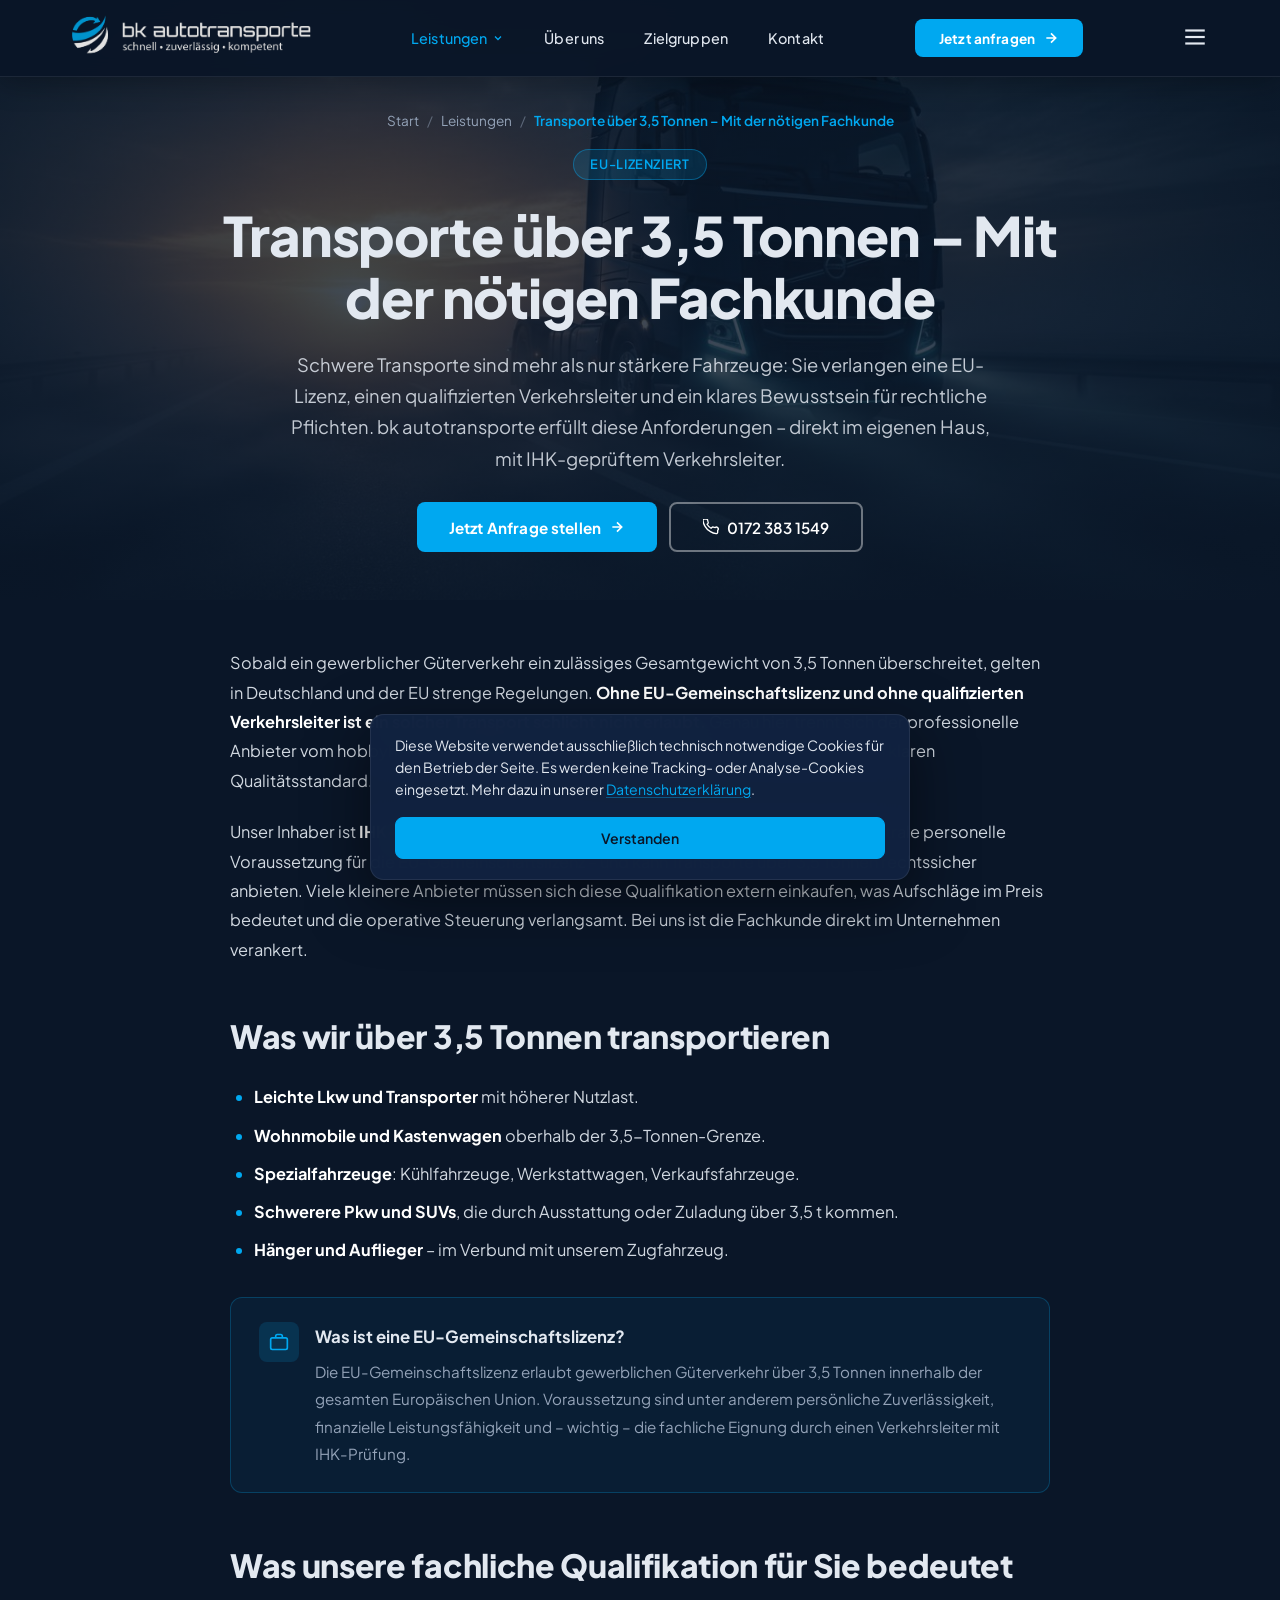
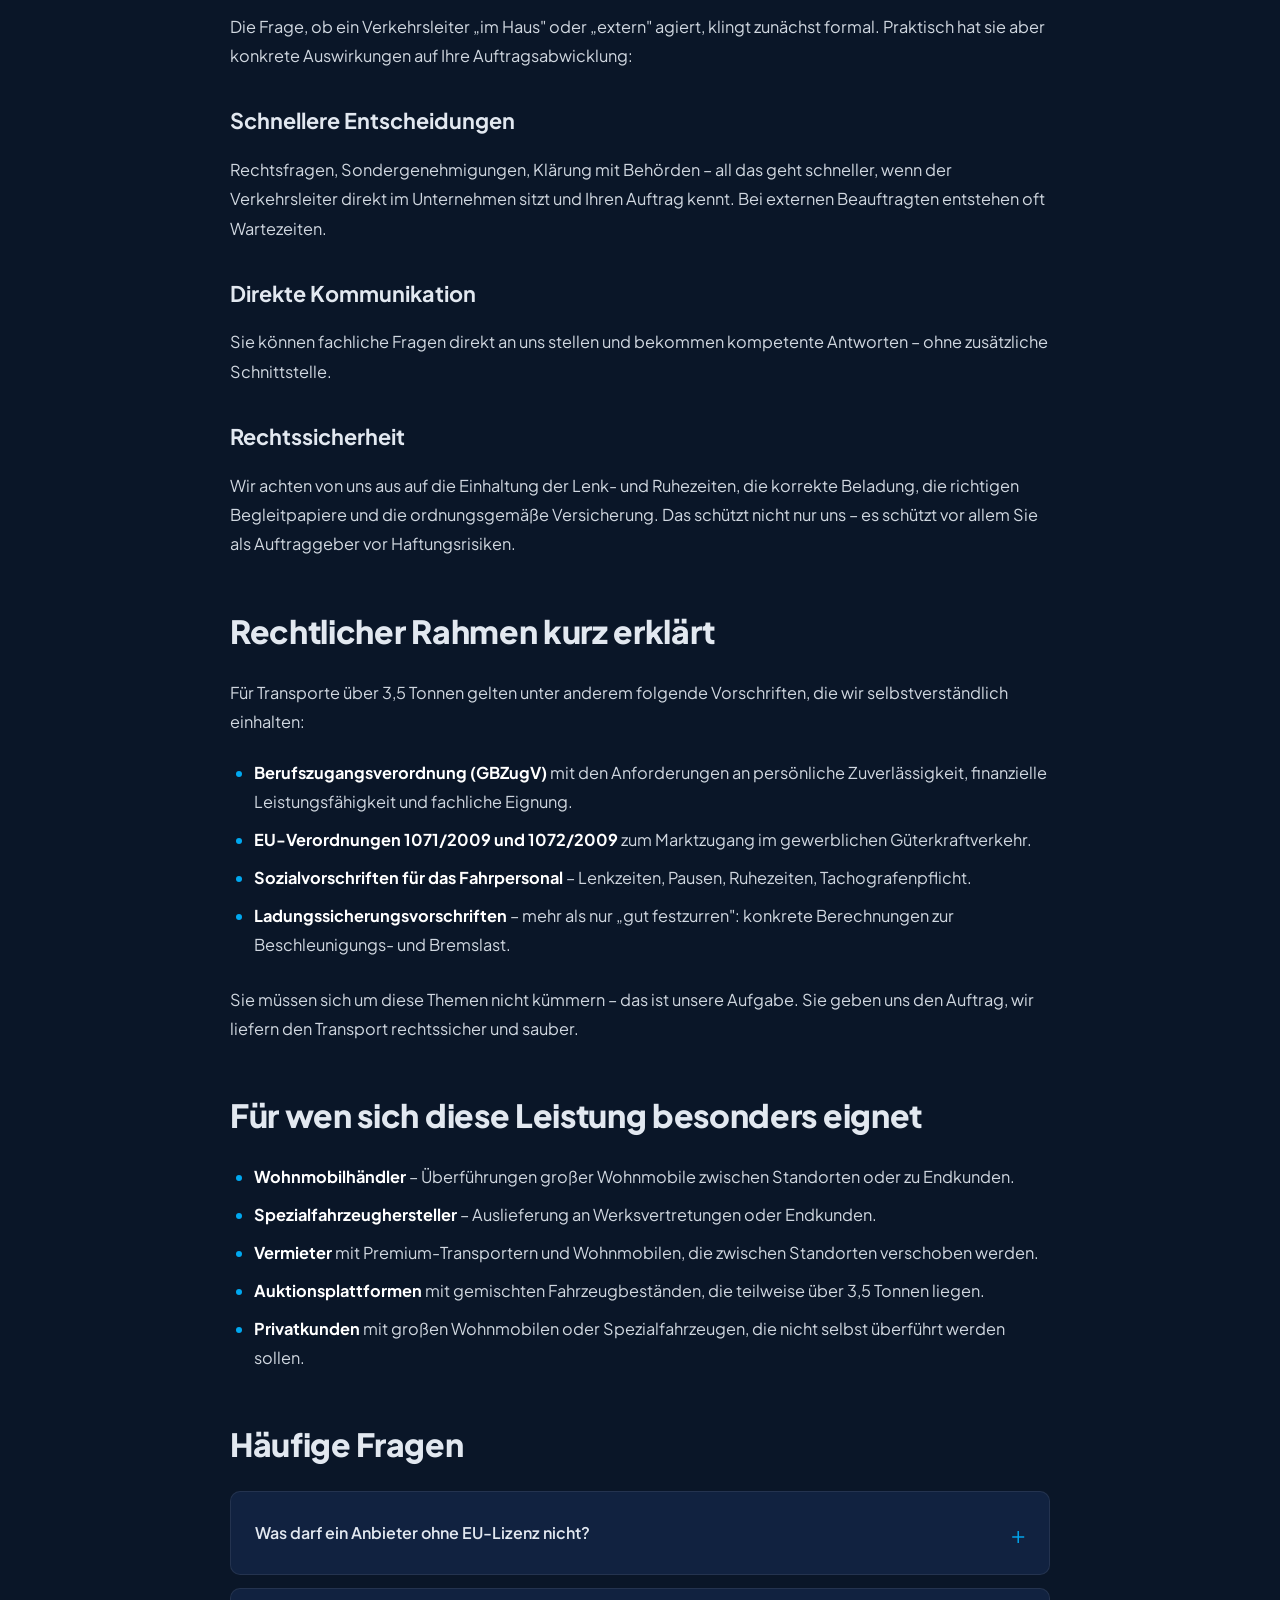
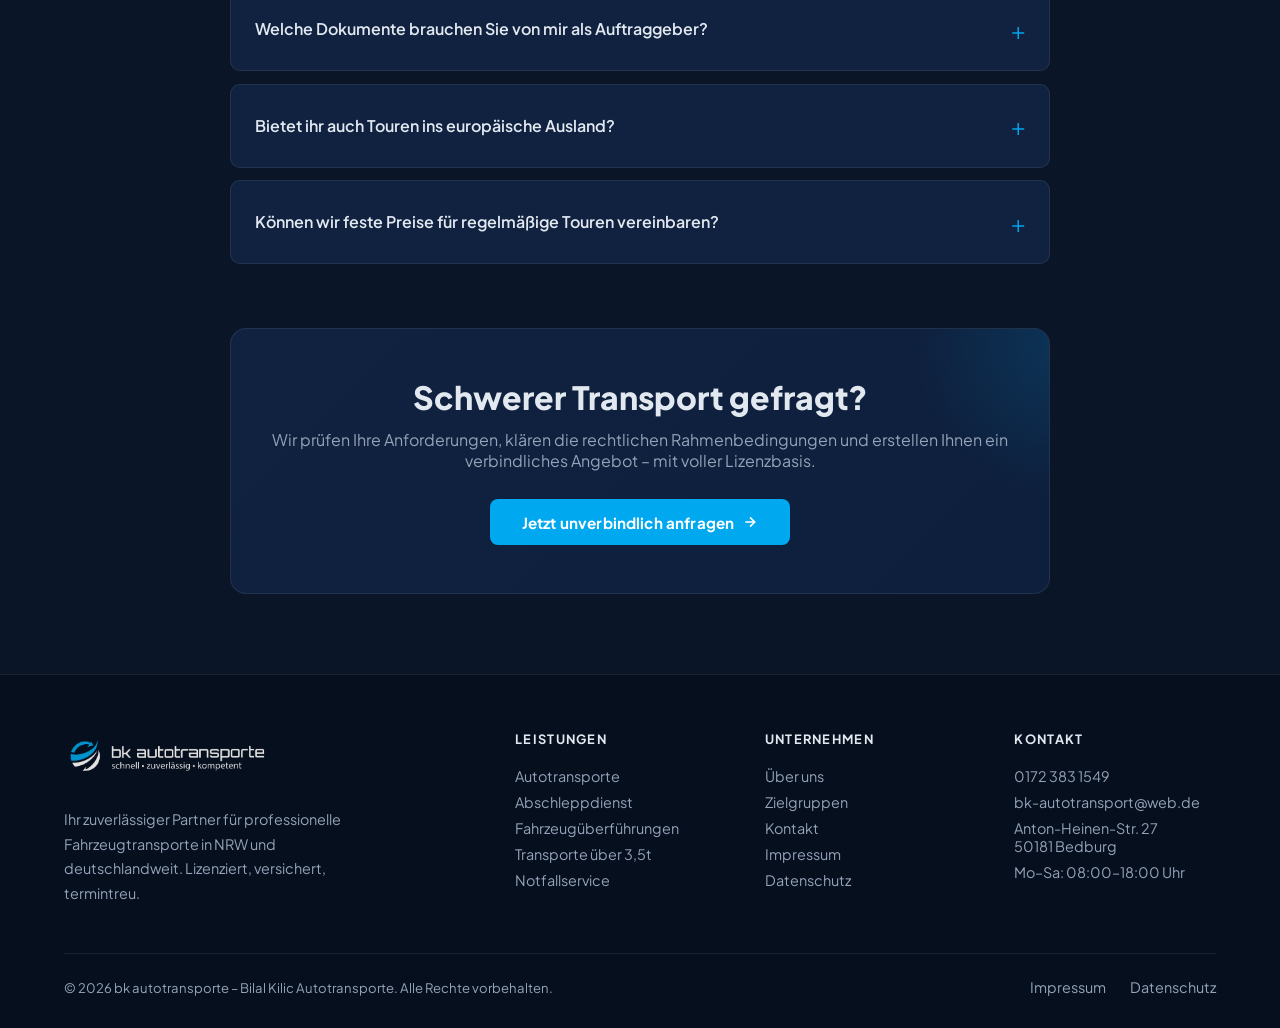
<file: leistungen/transporte-ueber-3-5t.html>
<!DOCTYPE html>
<html lang="de">
<head>
  <meta charset="UTF-8" />
  <meta name="viewport" content="width=device-width, initial-scale=1.0" />
  <title>Transporte über 3,5 Tonnen | EU-lizenziert mit IHK-Verkehrsleiter – bk autotransporte</title>
  <meta name="description" content="EU-lizenzierte Transporte über 3,5 Tonnen. Mit IHK-geprüftem Verkehrsleiter im eigenen Haus. Rechtssichere Schwerlast- und Großfahrzeugtransporte deutschlandweit." />
  <meta name="robots" content="index, follow" />
  <link rel="canonical" href="https://bk-autotransporte.de/leistungen/transporte-ueber-3-5t.html" />

  <meta property="og:type" content="website" />
  <meta property="og:url" content="https://bk-autotransporte.de/leistungen/transporte-ueber-3-5t.html" />
  <meta property="og:title" content="Transporte über 3,5 Tonnen | EU-lizenziert mit IHK-Verkehrsleiter – bk autotransporte" />
  <meta property="og:description" content="EU-lizenzierte Transporte über 3,5 Tonnen. Mit IHK-geprüftem Verkehrsleiter im eigenen Haus. Rechtssichere Schwerlast- und Großfahrzeugtransporte deutschlandweit." />
  <meta property="og:image" content="../Assets/Logo mit text Transparent.png" />
  <meta name="twitter:card" content="summary_large_image" />

  <link rel="preconnect" href="https://fonts.googleapis.com" />
  <link rel="preconnect" href="https://fonts.gstatic.com" crossorigin />
  <link href="https://fonts.googleapis.com/css2?family=Plus+Jakarta+Sans:wght@300;400;500;600;700;800&display=swap" rel="stylesheet" />
  <link rel="stylesheet" href="../css/style.css" />
  <link rel="icon" type="image/png" href="../favicon.png" />
  <link rel="preload" as="image" href="../Assets/heroes/transporte-ueber-3-5t.jpg" fetchpriority="high" />

</head>
<body>
<header id="navbar" class="solid" role="banner">
  <div class="container">
    <nav aria-label="Hauptnavigation" style="display:flex; align-items:center; justify-content:space-between;">
      <a href="../index.html" aria-label="bk autotransporte Startseite" style="flex-shrink:0;">
        <img src="../Assets/Logo mit text Transparent.png" alt="bk autotransporte Logo" class="logo-inverted"
             style="height:64px; width:auto; object-fit:contain;" />
      </a>
      <ul style="display:flex; gap:2.5rem; list-style:none; align-items:center;" class="hidden md:flex">
        <li class="nav-item-dropdown">
          <a href="../index.html#leistungen" class="nav-link active" aria-haspopup="true" aria-expanded="false">
            Leistungen
            <svg width="12" height="12" viewBox="0 0 24 24" fill="none" stroke="currentColor" stroke-width="2.5" aria-hidden="true"><path d="M6 9l6 6 6-6"/></svg>
          </a>
          <div class="nav-dropdown" role="menu">
            <a href="../leistungen/autotransporte.html" class="dropdown-link">Autotransporte</a>
            <a href="../leistungen/abschleppdienst.html" class="dropdown-link">Abschleppdienst</a>
            <a href="../leistungen/fahrzeugueberfuehrungen.html" class="dropdown-link">Fahrzeugüberführungen</a>
            <a href="../leistungen/ueberfuehrung-mit-kennzeichen.html" class="dropdown-link">Mit Kennzeichen</a>
            <a href="../leistungen/ueberfuehrung-ohne-kennzeichen.html" class="dropdown-link">Ohne Kennzeichen</a>
            <a href="../leistungen/transporte-ueber-3-5t.html" class="dropdown-link">Transporte über 3,5t</a>
            <a href="../leistungen/individuelle-transporte.html" class="dropdown-link">Individuelle Transporte</a>
            <a href="../leistungen/notfallservice.html" class="dropdown-link">Notfallservice</a>
          </div>
        </li>
        <li><a href="../ueber-uns.html" class="nav-link">Über uns</a></li>
        <li><a href="../zielgruppen.html" class="nav-link">Zielgruppen</a></li>
        <li><a href="../kontakt.html" class="nav-link">Kontakt</a></li>
      </ul>
      <a href="../kontakt.html" class="btn-primary hidden md:inline-flex" style="font-size:0.85rem; padding:0.65rem 1.5rem;">
        Jetzt anfragen
        <svg width="16" height="16" viewBox="0 0 24 24" fill="none" stroke="currentColor" stroke-width="2.5"><path d="M5 12h14M12 5l7 7-7 7"/></svg>
      </a>
      <button id="menu-toggle" aria-label="Menü öffnen" aria-expanded="false" aria-controls="mobile-menu"
              class="md:hidden cursor-pointer" style="background:none; border:none; color:var(--text); padding:0.5rem;">
        <svg id="icon-open" width="26" height="26" viewBox="0 0 24 24" fill="none" stroke="currentColor" stroke-width="2"><line x1="3" y1="6" x2="21" y2="6"/><line x1="3" y1="12" x2="21" y2="12"/><line x1="3" y1="18" x2="21" y2="18"/></svg>
        <svg id="icon-close" width="26" height="26" viewBox="0 0 24 24" fill="none" stroke="currentColor" stroke-width="2" style="display:none;"><line x1="18" y1="6" x2="6" y2="18"/><line x1="6" y1="6" x2="18" y2="18"/></svg>
      </button>
    </nav>
  </div>
</header>

<div id="mobile-menu" role="dialog" aria-modal="true" aria-label="Mobilmenü">
  <div style="display:flex; flex-direction:column; min-height:100%; padding:1.5rem;">
    <div style="display:flex; justify-content:space-between; align-items:center; margin-bottom:2rem;">
      <img src="../Assets/Logo mit text Transparent.png" alt="bk autotransporte" class="logo-inverted" style="height:44px;" />
      <button id="menu-close" aria-label="Menü schließen" style="background:none; border:none; color:var(--text); cursor:pointer;">
        <svg width="28" height="28" viewBox="0 0 24 24" fill="none" stroke="currentColor" stroke-width="2"><line x1="18" y1="6" x2="6" y2="18"/><line x1="6" y1="6" x2="18" y2="18"/></svg>
      </button>
    </div>
    <nav aria-label="Mobile Navigation">
      <ul style="list-style:none; display:flex; flex-direction:column; gap:0.25rem;">
        <li>
          <a href="../index.html#leistungen" class="mobile-nav-link" style="font-size:1.4rem; font-weight:700; color:var(--text); text-decoration:none; display:block; padding:0.65rem 0; border-bottom:1px solid var(--border);">Leistungen</a>
          <ul class="mobile-submenu">
            <li><a href="../leistungen/autotransporte.html" class="mobile-nav-link">Autotransporte</a></li>
            <li><a href="../leistungen/abschleppdienst.html" class="mobile-nav-link">Abschleppdienst</a></li>
            <li><a href="../leistungen/fahrzeugueberfuehrungen.html" class="mobile-nav-link">Fahrzeugüberführungen</a></li>
            <li><a href="../leistungen/ueberfuehrung-mit-kennzeichen.html" class="mobile-nav-link">Mit Kennzeichen</a></li>
            <li><a href="../leistungen/ueberfuehrung-ohne-kennzeichen.html" class="mobile-nav-link">Ohne Kennzeichen</a></li>
            <li><a href="../leistungen/transporte-ueber-3-5t.html" class="mobile-nav-link">Transporte über 3,5t</a></li>
            <li><a href="../leistungen/individuelle-transporte.html" class="mobile-nav-link">Individuelle Transporte</a></li>
            <li><a href="../leistungen/notfallservice.html" class="mobile-nav-link">Notfallservice</a></li>
          </ul>
        </li>
        <li><a href="../ueber-uns.html" class="mobile-nav-link" style="font-size:1.4rem; font-weight:700; color:var(--text); text-decoration:none; display:block; padding:0.65rem 0; border-bottom:1px solid var(--border);">Über uns</a></li>
        <li><a href="../zielgruppen.html" class="mobile-nav-link" style="font-size:1.4rem; font-weight:700; color:var(--text); text-decoration:none; display:block; padding:0.65rem 0; border-bottom:1px solid var(--border);">Zielgruppen</a></li>
        <li><a href="../kontakt.html" class="mobile-nav-link" style="font-size:1.4rem; font-weight:700; color:var(--text); text-decoration:none; display:block; padding:0.65rem 0; border-bottom:1px solid var(--border);">Kontakt</a></li>
      </ul>
    </nav>
    <div style="margin-top:auto; display:flex; flex-direction:column; gap:1rem; padding-top:2rem;">
      <a href="tel:+491723831549" class="btn-primary" style="justify-content:center;">📞 0172 383 1549</a>
      <a href="../kontakt.html" class="btn-secondary" style="text-align:center; justify-content:center;">Anfrage stellen</a>
    </div>
  </div>
</div>
<main>
<section class="sub-hero" aria-label="Hero">
  <div class="sub-hero-bg" aria-hidden="true">
    <img src="../Assets/heroes/transporte-ueber-3-5t.jpg" alt="" loading="eager" fetchpriority="high" decoding="async" />
  </div>
  <div class="sub-hero-overlay" aria-hidden="true"></div>
  <div class="sub-hero-content">
    <nav class="breadcrumbs" aria-label="Brotkrumen-Navigation"><a href="../index.html">Start</a><span class="sep">/</span><a href="../index.html#leistungen">Leistungen</a><span class="sep">/</span><span class="current">Transporte über 3,5 Tonnen – Mit der nötigen Fachkunde</span></nav>
    <div class="hero-badge">EU-lizenziert</div>
    <h1>Transporte über 3,5 Tonnen – Mit der nötigen Fachkunde</h1>
    <p class="lead">Schwere Transporte sind mehr als nur stärkere Fahrzeuge: Sie verlangen eine EU-Lizenz, einen qualifizierten Verkehrsleiter und ein klares Bewusstsein für rechtliche Pflichten. bk autotransporte erfüllt diese Anforderungen – direkt im eigenen Haus, mit IHK-geprüftem Verkehrsleiter.</p>
    <div style="display:flex; gap:0.75rem; justify-content:center; flex-wrap:wrap;">
      <a href="../kontakt.html" class="btn-primary">Jetzt Anfrage stellen
        <svg width="16" height="16" viewBox="0 0 24 24" fill="none" stroke="currentColor" stroke-width="2.5"><path d="M5 12h14M12 5l7 7-7 7"/></svg>
      </a>
      <a href="tel:+491723831549" class="btn-secondary">
        <svg width="16" height="16" viewBox="0 0 24 24" fill="none" stroke="currentColor" stroke-width="2"><path d="M22 16.92v3a2 2 0 01-2.18 2 19.79 19.79 0 01-8.63-3.07A19.5 19.5 0 013.07 11a19.79 19.79 0 01-3.07-8.67A2 2 0 012 .18h3a2 2 0 012 1.72c.127.96.361 1.903.7 2.81a2 2 0 01-.45 2.11L6.09 7.91a16 16 0 006 6l1.27-1.27a2 2 0 012.11-.45c.907.339 1.85.573 2.81.7A2 2 0 0122 16.92z"/></svg>
        0172 383 1549
      </a>
    </div>
  </div>
</section>
<section style="padding-top:3rem;"><div class="container-narrow"><article class="article-content">
<p>Sobald ein gewerblicher Güterverkehr ein zulässiges Gesamtgewicht von 3,5 Tonnen überschreitet, gelten in Deutschland und der EU strenge Regelungen. <strong>Ohne EU-Gemeinschaftslizenz und ohne qualifizierten Verkehrsleiter ist ein solcher Transport schlicht nicht erlaubt.</strong> Genau hier trennt sich der professionelle Anbieter vom hobbyhaften Einzelfahrer – und genau hier setzt bk autotransporte einen klaren Qualitätsstandard.</p>

<p>Unser Inhaber ist <strong>IHK-geprüfter Verkehrsleiter</strong>. Damit erfüllt das Unternehmen die zentrale personelle Voraussetzung für die EU-Gemeinschaftslizenz – und kann Transporte über 3,5 Tonnen rechtssicher anbieten. Viele kleinere Anbieter müssen sich diese Qualifikation extern einkaufen, was Aufschläge im Preis bedeutet und die operative Steuerung verlangsamt. Bei uns ist die Fachkunde direkt im Unternehmen verankert.</p>

<h2>Was wir über 3,5 Tonnen transportieren</h2>

<ul>
  <li><strong>Leichte Lkw und Transporter</strong> mit höherer Nutzlast.</li>
  <li><strong>Wohnmobile und Kastenwagen</strong> oberhalb der 3,5-Tonnen-Grenze.</li>
  <li><strong>Spezialfahrzeuge</strong>: Kühlfahrzeuge, Werkstattwagen, Verkaufsfahrzeuge.</li>
  <li><strong>Schwerere Pkw und SUVs</strong>, die durch Ausstattung oder Zuladung über 3,5 t kommen.</li>
  <li><strong>Hänger und Auflieger</strong> – im Verbund mit unserem Zugfahrzeug.</li>
</ul>

<div class="info-box">
  <div class="info-box-icon" aria-hidden="true">
    <svg width="20" height="20" viewBox="0 0 24 24" fill="none" stroke="currentColor" stroke-width="2"><rect x="2" y="7" width="20" height="14" rx="2"/><path d="M16 7V5a2 2 0 00-2-2h-4a2 2 0 00-2 2v2"/></svg>
  </div>
  <div class="info-box-content">
    <h4>Was ist eine EU-Gemeinschaftslizenz?</h4>
    <p>Die EU-Gemeinschaftslizenz erlaubt gewerblichen Güterverkehr über 3,5 Tonnen innerhalb der gesamten Europäischen Union. Voraussetzung sind unter anderem persönliche Zuverlässigkeit, finanzielle Leistungsfähigkeit und – wichtig – die fachliche Eignung durch einen Verkehrsleiter mit IHK-Prüfung.</p>
  </div>
</div>

<h2>Was unsere fachliche Qualifikation für Sie bedeutet</h2>

<p>Die Frage, ob ein Verkehrsleiter „im Haus" oder „extern" agiert, klingt zunächst formal. Praktisch hat sie aber konkrete Auswirkungen auf Ihre Auftragsabwicklung:</p>

<h3>Schnellere Entscheidungen</h3>
<p>Rechtsfragen, Sondergenehmigungen, Klärung mit Behörden – all das geht schneller, wenn der Verkehrsleiter direkt im Unternehmen sitzt und Ihren Auftrag kennt. Bei externen Beauftragten entstehen oft Wartezeiten.</p>

<h3>Direkte Kommunikation</h3>
<p>Sie können fachliche Fragen direkt an uns stellen und bekommen kompetente Antworten – ohne zusätzliche Schnittstelle.</p>

<h3>Rechtssicherheit</h3>
<p>Wir achten von uns aus auf die Einhaltung der Lenk- und Ruhezeiten, die korrekte Beladung, die richtigen Begleitpapiere und die ordnungsgemäße Versicherung. Das schützt nicht nur uns – es schützt vor allem Sie als Auftraggeber vor Haftungsrisiken.</p>

<h2>Rechtlicher Rahmen kurz erklärt</h2>

<p>Für Transporte über 3,5 Tonnen gelten unter anderem folgende Vorschriften, die wir selbstverständlich einhalten:</p>

<ul>
  <li><strong>Berufszugangsverordnung (GBZugV)</strong> mit den Anforderungen an persönliche Zuverlässigkeit, finanzielle Leistungsfähigkeit und fachliche Eignung.</li>
  <li><strong>EU-Verordnungen 1071/2009 und 1072/2009</strong> zum Marktzugang im gewerblichen Güterkraftverkehr.</li>
  <li><strong>Sozialvorschriften für das Fahrpersonal</strong> – Lenkzeiten, Pausen, Ruhezeiten, Tachografenpflicht.</li>
  <li><strong>Ladungssicherungsvorschriften</strong> – mehr als nur „gut festzurren": konkrete Berechnungen zur Beschleunigungs- und Bremslast.</li>
</ul>

<p>Sie müssen sich um diese Themen nicht kümmern – das ist unsere Aufgabe. Sie geben uns den Auftrag, wir liefern den Transport rechtssicher und sauber.</p>

<h2>Für wen sich diese Leistung besonders eignet</h2>

<ul>
  <li><strong>Wohnmobilhändler</strong> – Überführungen großer Wohnmobile zwischen Standorten oder zu Endkunden.</li>
  <li><strong>Spezialfahrzeughersteller</strong> – Auslieferung an Werksvertretungen oder Endkunden.</li>
  <li><strong>Vermieter</strong> mit Premium-Transportern und Wohnmobilen, die zwischen Standorten verschoben werden.</li>
  <li><strong>Auktionsplattformen</strong> mit gemischten Fahrzeugbeständen, die teilweise über 3,5 Tonnen liegen.</li>
  <li><strong>Privatkunden</strong> mit großen Wohnmobilen oder Spezialfahrzeugen, die nicht selbst überführt werden sollen.</li>
</ul>

<h2>Häufige Fragen</h2>

<details class="faq-item">
  <summary>Was darf ein Anbieter ohne EU-Lizenz nicht?</summary>
  <div class="faq-body">Ohne EU-Gemeinschaftslizenz darf ein Unternehmen keinen gewerblichen Güterverkehr über 3,5 Tonnen durchführen. Schon die Annahme eines solchen Auftrags wäre rechtswidrig. Achten Sie als Auftraggeber darauf – Sie haften im Zweifelsfall mit.</div>
</details>

<details class="faq-item">
  <summary>Welche Dokumente brauchen Sie von mir als Auftraggeber?</summary>
  <div class="faq-body">In der Regel den Frachtauftrag mit klaren Angaben zur Ware, zu Abhol- und Zielort sowie eventuelle Begleitdokumente (z. B. Lieferschein). Bei Sondertransporten besprechen wir individuell, welche Dokumente nötig sind.</div>
</details>

<details class="faq-item">
  <summary>Bietet ihr auch Touren ins europäische Ausland?</summary>
  <div class="faq-body">Mit der EU-Gemeinschaftslizenz dürfen wir Transporte EU-weit anbieten. Die operative Realisierung hängt von Tourenplanung und Verfügbarkeit ab. Sprechen Sie uns mit Ihrer Anfrage an.</div>
</details>

<details class="faq-item">
  <summary>Können wir feste Preise für regelmäßige Touren vereinbaren?</summary>
  <div class="faq-body">Ja. Für regelmäßige Aufträge entwickeln wir feste Konditionen mit kalkulierbarem Preis und planbaren Abläufen. Das ist für beide Seiten wirtschaftlicher als Einzelaufträge.</div>
</details>
</article><div class="cta-block">
  <h3>Schwerer Transport gefragt?</h3>
  <p>Wir prüfen Ihre Anforderungen, klären die rechtlichen Rahmenbedingungen und erstellen Ihnen ein verbindliches Angebot – mit voller Lizenzbasis.</p>
  <a href="../kontakt.html" class="btn-primary">Jetzt unverbindlich anfragen
    <svg width="16" height="16" viewBox="0 0 24 24" fill="none" stroke="currentColor" stroke-width="2.5"><path d="M5 12h14M12 5l7 7-7 7"/></svg>
  </a>
</div>
</div></section>
</main>
<footer role="contentinfo">
  <div class="container" style="padding-top:3.5rem; padding-bottom:2rem;">
    <div class="footer-grid">
      <div>
        <img src="../Assets/Logo mit text Transparent.png" alt="bk autotransporte" class="logo-inverted" style="height:52px; width:auto; margin-bottom:1.25rem;" />
        <p style="font-size:0.9rem; color:var(--muted); line-height:1.7; max-width:300px;">
          Ihr zuverlässiger Partner für professionelle Fahrzeugtransporte in NRW und deutschlandweit. Lizenziert, versichert, termintreu.
        </p>
      </div>
      <nav aria-label="Footer Leistungen">
        <h3 style="font-size:0.8rem; font-weight:700; text-transform:uppercase; letter-spacing:0.1em; color:var(--text); margin-bottom:1.25rem;">Leistungen</h3>
        <a href="../leistungen/autotransporte.html" class="footer-link">Autotransporte</a>
        <a href="../leistungen/abschleppdienst.html" class="footer-link">Abschleppdienst</a>
        <a href="../leistungen/fahrzeugueberfuehrungen.html" class="footer-link">Fahrzeugüberführungen</a>
        <a href="../leistungen/transporte-ueber-3-5t.html" class="footer-link">Transporte über 3,5t</a>
        <a href="../leistungen/notfallservice.html" class="footer-link">Notfallservice</a>
      </nav>
      <nav aria-label="Footer Unternehmen">
        <h3 style="font-size:0.8rem; font-weight:700; text-transform:uppercase; letter-spacing:0.1em; color:var(--text); margin-bottom:1.25rem;">Unternehmen</h3>
        <a href="../ueber-uns.html" class="footer-link">Über uns</a>
        <a href="../zielgruppen.html" class="footer-link">Zielgruppen</a>
        <a href="../kontakt.html" class="footer-link">Kontakt</a>
        <a href="../impressum.html" class="footer-link">Impressum</a>
        <a href="../datenschutz.html" class="footer-link">Datenschutz</a>
      </nav>
      <address style="font-style:normal;">
        <h3 style="font-size:0.8rem; font-weight:700; text-transform:uppercase; letter-spacing:0.1em; color:var(--text); margin-bottom:1.25rem;">Kontakt</h3>
        <a href="tel:+491723831549" class="footer-link">0172 383 1549</a>
        <a href="mailto:bk-autotransport@web.de" class="footer-link">bk-autotransport@web.de</a>
        <p class="footer-link" style="cursor:default;">Anton-Heinen-Str. 27<br />50181 Bedburg</p>
        <p class="footer-link" style="cursor:default;">Mo–Sa: 08:00–18:00 Uhr</p>
      </address>
    </div>
    <div style="border-top:1px solid var(--border); padding-top:1.5rem; display:flex; justify-content:space-between; align-items:center; flex-wrap:wrap; gap:1rem;">
      <p style="font-size:0.82rem; color:var(--muted);">© 2026 bk autotransporte – Bilal Kilic Autotransporte. Alle Rechte vorbehalten.</p>
      <div style="display:flex; gap:1.5rem;">
        <a href="../impressum.html" class="footer-link" style="margin:0;">Impressum</a>
        <a href="../datenschutz.html" class="footer-link" style="margin:0;">Datenschutz</a>
      </div>
    </div>
  </div>
</footer>

<!-- Cookie Banner -->
<div id="cookie-banner" role="dialog" aria-live="polite" aria-label="Cookie-Hinweis">
  <p class="cookie-banner-text">
    Diese Website verwendet ausschließlich technisch notwendige Cookies für den Betrieb der Seite. Es werden keine Tracking- oder Analyse-Cookies eingesetzt. Mehr dazu in unserer <a href="../datenschutz.html">Datenschutzerklärung</a>.
  </p>
  <div class="cookie-banner-actions">
    <button class="cookie-banner-btn primary" id="cookie-accept" type="button">Verstanden</button>
  </div>
</div>
<script>
(function() {
  // Cookie Banner
  try {
    var COOKIE_KEY = 'bk_cookie_consent';
    var banner = document.getElementById('cookie-banner');
    var acceptBtn = document.getElementById('cookie-accept');
    if (banner && !localStorage.getItem(COOKIE_KEY)) {
      setTimeout(function(){ banner.classList.add('visible'); }, 600);
    }
    if (acceptBtn) {
      acceptBtn.addEventListener('click', function(){
        try { localStorage.setItem(COOKIE_KEY, '1'); } catch(e) {}
        if (banner) banner.classList.remove('visible');
      });
    }
  } catch(e) {}

  // Mobile Menu
  var menuToggle = document.getElementById('menu-toggle');
  var menuClose  = document.getElementById('menu-close');
  var mobileMenu = document.getElementById('mobile-menu');
  var iconOpen   = document.getElementById('icon-open');
  var iconClose  = document.getElementById('icon-close');

  function openMenu() {
    mobileMenu.classList.add('open');
    document.body.style.overflow = 'hidden';
    menuToggle.setAttribute('aria-expanded', 'true');
    if (iconOpen)  iconOpen.style.display  = 'none';
    if (iconClose) iconClose.style.display = 'block';
  }
  function closeMenu() {
    mobileMenu.classList.remove('open');
    document.body.style.overflow = '';
    menuToggle.setAttribute('aria-expanded', 'false');
    if (iconOpen)  iconOpen.style.display  = 'block';
    if (iconClose) iconClose.style.display = 'none';
  }
  if (menuToggle) menuToggle.addEventListener('click', openMenu);
  if (menuClose)  menuClose.addEventListener('click', closeMenu);
  document.querySelectorAll('.mobile-nav-link').forEach(function(l){ l.addEventListener('click', closeMenu); });
  document.addEventListener('keydown', function(e){ if (e.key === 'Escape') closeMenu(); });

  // Scroll Shadow
  var navbar = document.getElementById('navbar');
  if (navbar && !navbar.classList.contains('solid')) {
    function handleScroll(){
      if (window.scrollY > 50) navbar.classList.add('scrolled');
      else navbar.classList.remove('scrolled');
    }
    window.addEventListener('scroll', handleScroll, { passive: true });
  }

  // Fade Up Animation
  var fadeEls = document.querySelectorAll('.fade-up');
  var obs = new IntersectionObserver(function(entries){
    entries.forEach(function(e){
      if (e.isIntersecting){ e.target.classList.add('visible'); obs.unobserve(e.target); }
    });
  }, { threshold: 0.12, rootMargin: '0px 0px -40px 0px' });
  fadeEls.forEach(function(el){ obs.observe(el); });

})();
</script>
</body>
</html>
</file>
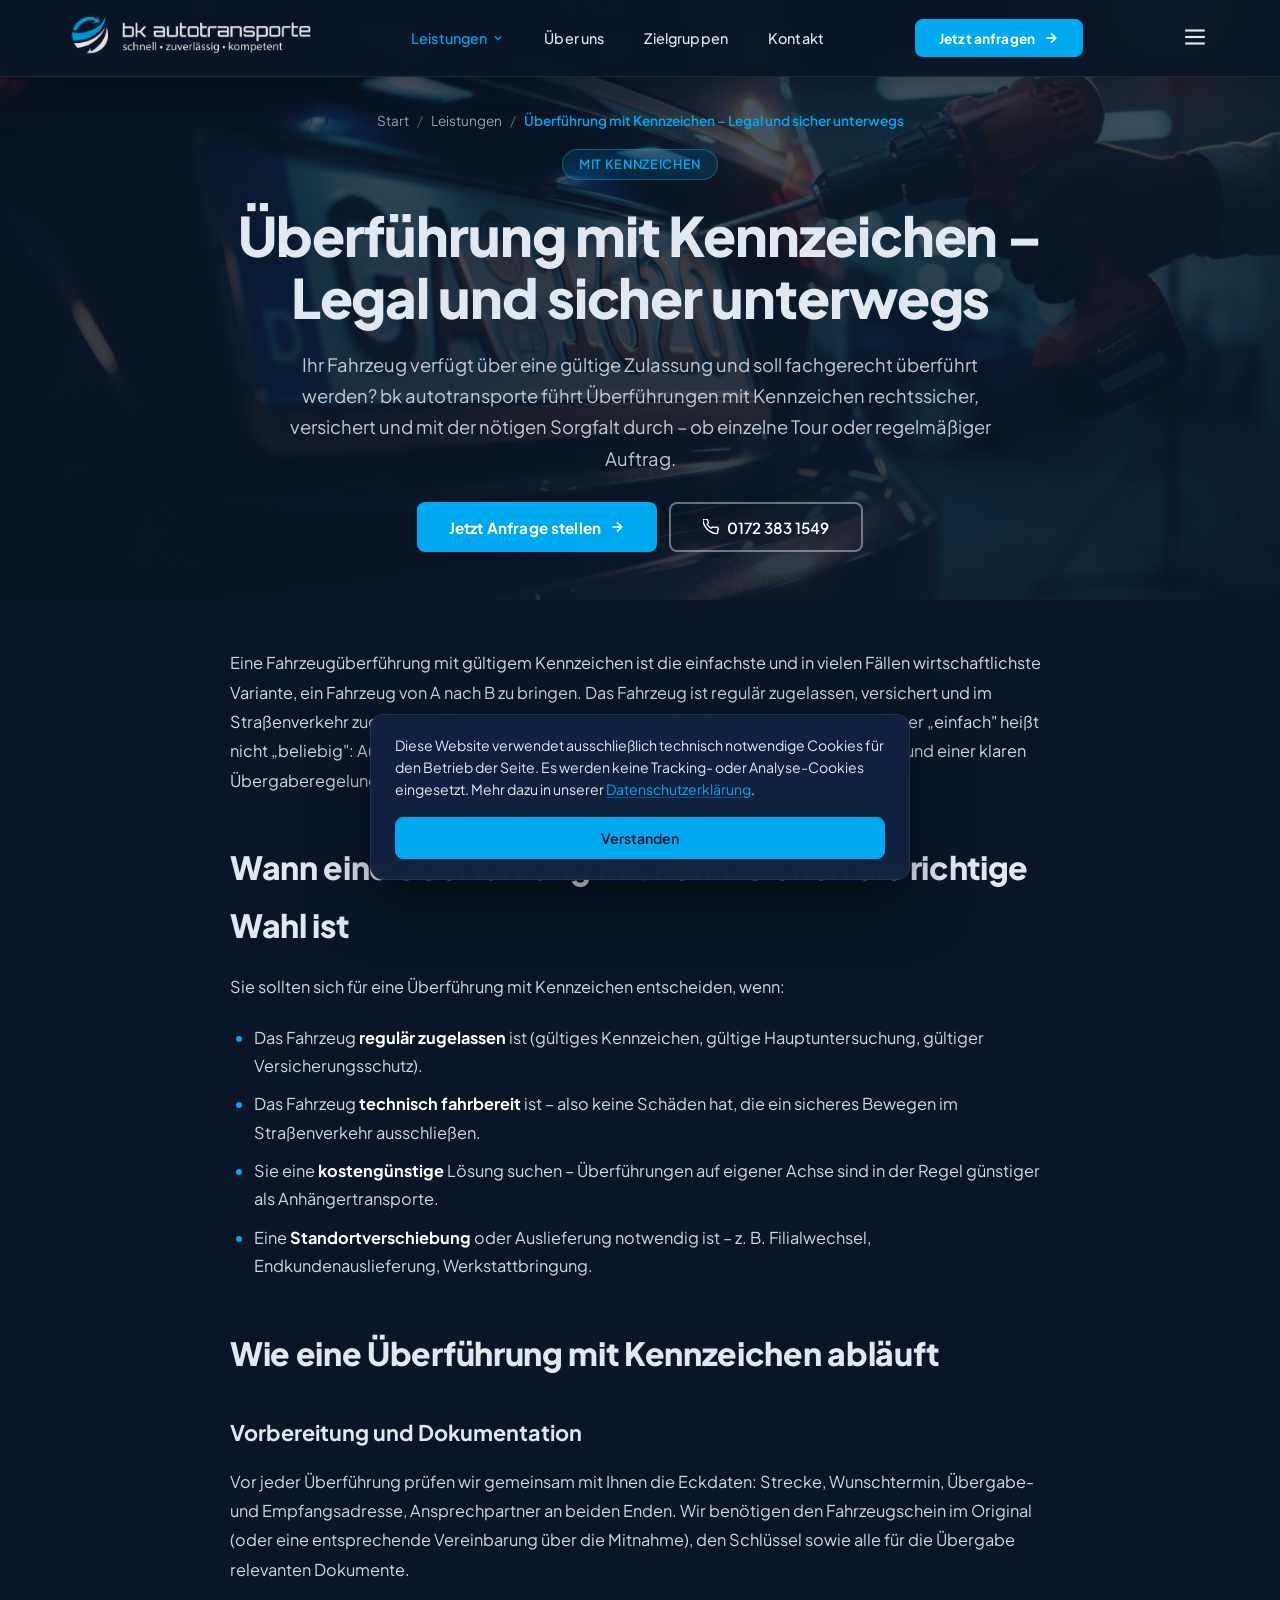
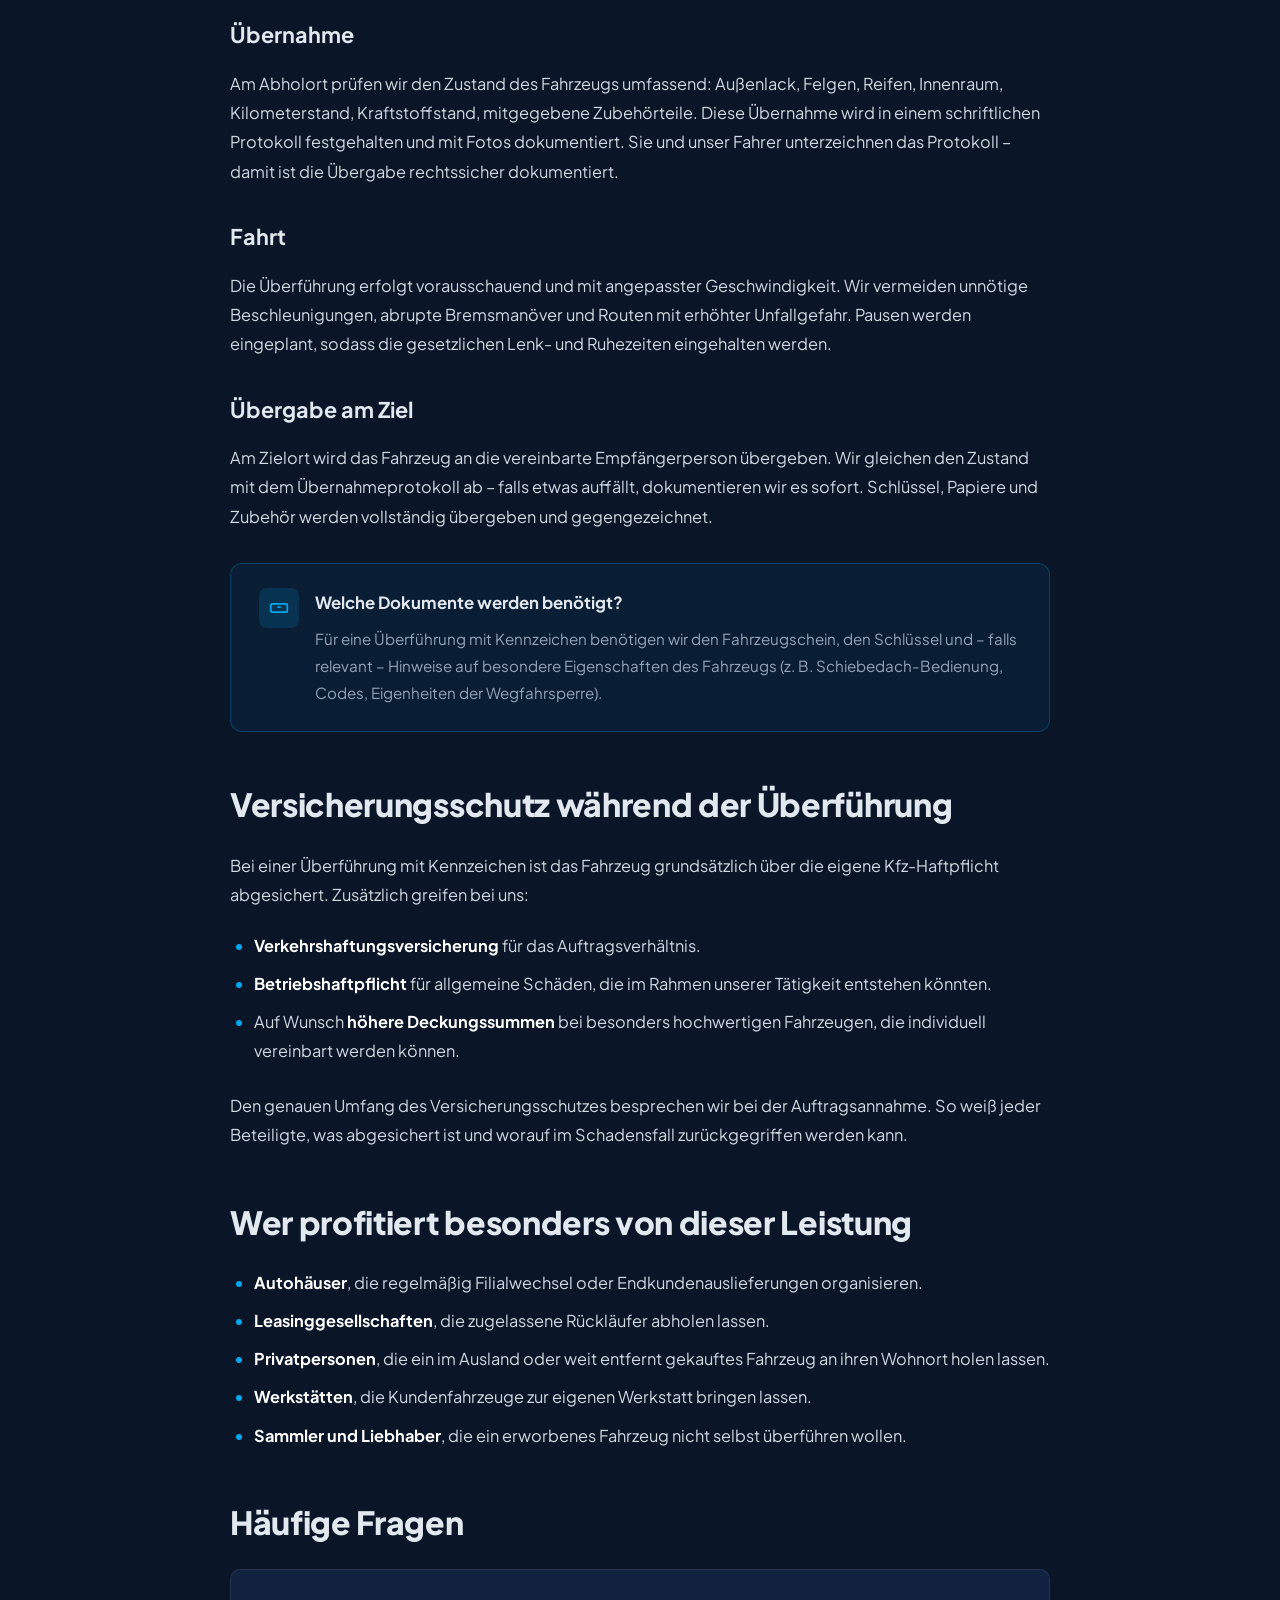
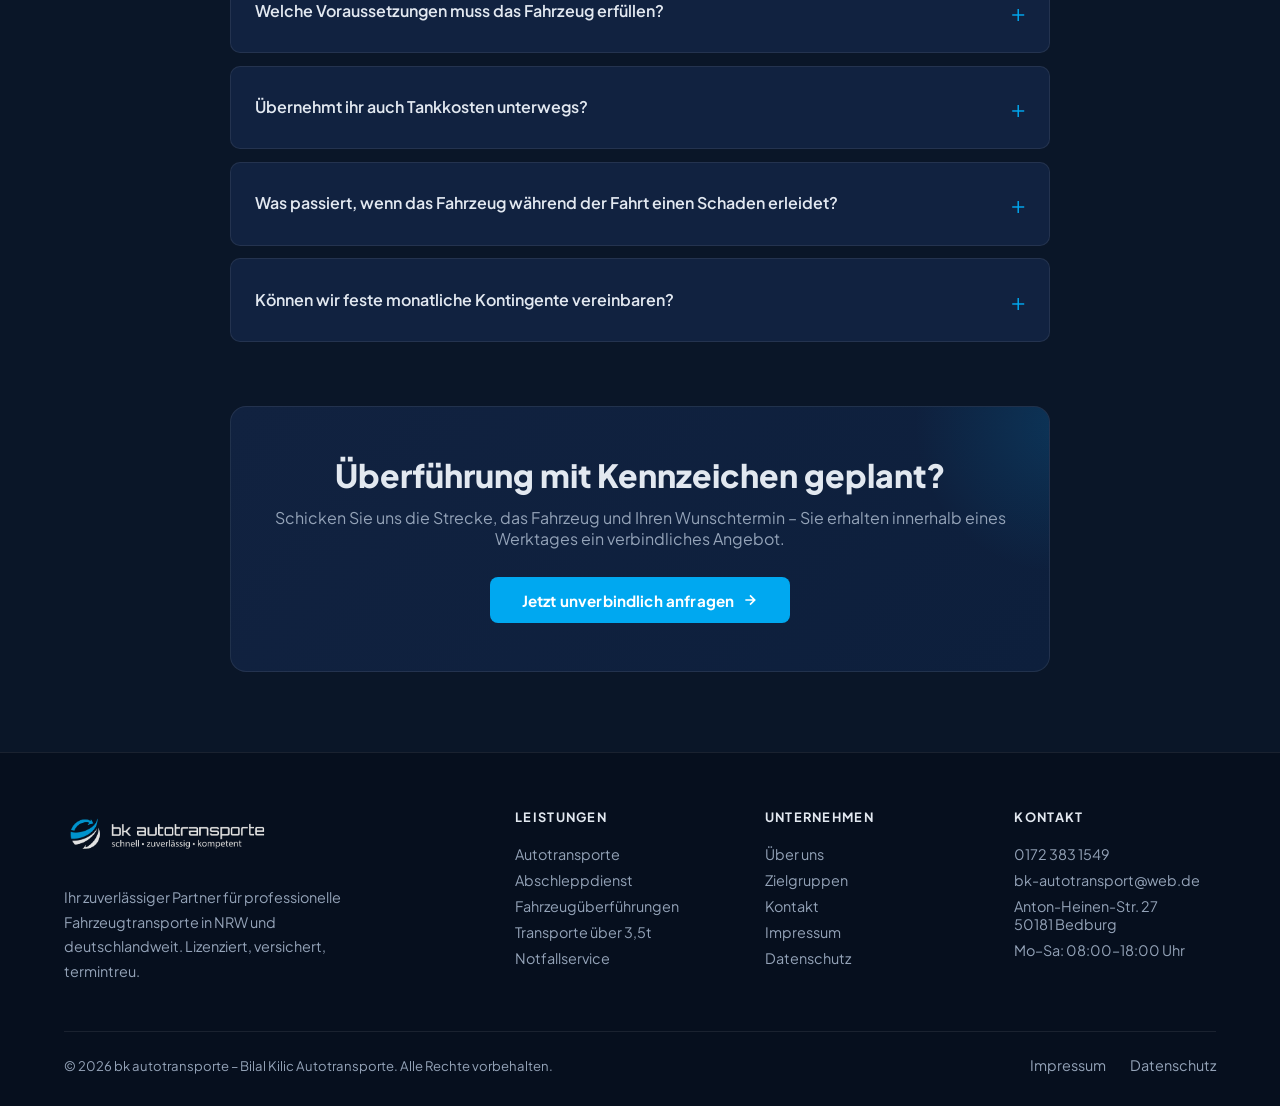
<file: leistungen/ueberfuehrung-mit-kennzeichen.html>
<!DOCTYPE html>
<html lang="de">
<head>
  <meta charset="UTF-8" />
  <meta name="viewport" content="width=device-width, initial-scale=1.0" />
  <title>Überführung mit Kennzeichen | bk autotransporte – Fachgerecht & versichert</title>
  <meta name="description" content="Fahrzeugüberführungen mit gültigem Kennzeichen – legal, sicher und versichert. Für Autohäuser, Leasinggesellschaften und Privatkunden. NRW & deutschlandweit." />
  <meta name="robots" content="index, follow" />
  <link rel="canonical" href="https://bk-autotransporte.de/leistungen/ueberfuehrung-mit-kennzeichen.html" />

  <meta property="og:type" content="website" />
  <meta property="og:url" content="https://bk-autotransporte.de/leistungen/ueberfuehrung-mit-kennzeichen.html" />
  <meta property="og:title" content="Überführung mit Kennzeichen | bk autotransporte – Fachgerecht & versichert" />
  <meta property="og:description" content="Fahrzeugüberführungen mit gültigem Kennzeichen – legal, sicher und versichert. Für Autohäuser, Leasinggesellschaften und Privatkunden. NRW & deutschlandweit." />
  <meta property="og:image" content="../Assets/Logo mit text Transparent.png" />
  <meta name="twitter:card" content="summary_large_image" />

  <link rel="preconnect" href="https://fonts.googleapis.com" />
  <link rel="preconnect" href="https://fonts.gstatic.com" crossorigin />
  <link href="https://fonts.googleapis.com/css2?family=Plus+Jakarta+Sans:wght@300;400;500;600;700;800&display=swap" rel="stylesheet" />
  <link rel="stylesheet" href="../css/style.css" />
  <link rel="icon" type="image/png" href="../favicon.png" />
  <link rel="preload" as="image" href="../Assets/heroes/ueberfuehrung-mit-kennzeichen.jpg" fetchpriority="high" />

</head>
<body>
<header id="navbar" class="solid" role="banner">
  <div class="container">
    <nav aria-label="Hauptnavigation" style="display:flex; align-items:center; justify-content:space-between;">
      <a href="../index.html" aria-label="bk autotransporte Startseite" style="flex-shrink:0;">
        <img src="../Assets/Logo mit text Transparent.png" alt="bk autotransporte Logo" class="logo-inverted"
             style="height:64px; width:auto; object-fit:contain;" />
      </a>
      <ul style="display:flex; gap:2.5rem; list-style:none; align-items:center;" class="hidden md:flex">
        <li class="nav-item-dropdown">
          <a href="../index.html#leistungen" class="nav-link active" aria-haspopup="true" aria-expanded="false">
            Leistungen
            <svg width="12" height="12" viewBox="0 0 24 24" fill="none" stroke="currentColor" stroke-width="2.5" aria-hidden="true"><path d="M6 9l6 6 6-6"/></svg>
          </a>
          <div class="nav-dropdown" role="menu">
            <a href="../leistungen/autotransporte.html" class="dropdown-link">Autotransporte</a>
            <a href="../leistungen/abschleppdienst.html" class="dropdown-link">Abschleppdienst</a>
            <a href="../leistungen/fahrzeugueberfuehrungen.html" class="dropdown-link">Fahrzeugüberführungen</a>
            <a href="../leistungen/ueberfuehrung-mit-kennzeichen.html" class="dropdown-link">Mit Kennzeichen</a>
            <a href="../leistungen/ueberfuehrung-ohne-kennzeichen.html" class="dropdown-link">Ohne Kennzeichen</a>
            <a href="../leistungen/transporte-ueber-3-5t.html" class="dropdown-link">Transporte über 3,5t</a>
            <a href="../leistungen/individuelle-transporte.html" class="dropdown-link">Individuelle Transporte</a>
            <a href="../leistungen/notfallservice.html" class="dropdown-link">Notfallservice</a>
          </div>
        </li>
        <li><a href="../ueber-uns.html" class="nav-link">Über uns</a></li>
        <li><a href="../zielgruppen.html" class="nav-link">Zielgruppen</a></li>
        <li><a href="../kontakt.html" class="nav-link">Kontakt</a></li>
      </ul>
      <a href="../kontakt.html" class="btn-primary hidden md:inline-flex" style="font-size:0.85rem; padding:0.65rem 1.5rem;">
        Jetzt anfragen
        <svg width="16" height="16" viewBox="0 0 24 24" fill="none" stroke="currentColor" stroke-width="2.5"><path d="M5 12h14M12 5l7 7-7 7"/></svg>
      </a>
      <button id="menu-toggle" aria-label="Menü öffnen" aria-expanded="false" aria-controls="mobile-menu"
              class="md:hidden cursor-pointer" style="background:none; border:none; color:var(--text); padding:0.5rem;">
        <svg id="icon-open" width="26" height="26" viewBox="0 0 24 24" fill="none" stroke="currentColor" stroke-width="2"><line x1="3" y1="6" x2="21" y2="6"/><line x1="3" y1="12" x2="21" y2="12"/><line x1="3" y1="18" x2="21" y2="18"/></svg>
        <svg id="icon-close" width="26" height="26" viewBox="0 0 24 24" fill="none" stroke="currentColor" stroke-width="2" style="display:none;"><line x1="18" y1="6" x2="6" y2="18"/><line x1="6" y1="6" x2="18" y2="18"/></svg>
      </button>
    </nav>
  </div>
</header>

<div id="mobile-menu" role="dialog" aria-modal="true" aria-label="Mobilmenü">
  <div style="display:flex; flex-direction:column; min-height:100%; padding:1.5rem;">
    <div style="display:flex; justify-content:space-between; align-items:center; margin-bottom:2rem;">
      <img src="../Assets/Logo mit text Transparent.png" alt="bk autotransporte" class="logo-inverted" style="height:44px;" />
      <button id="menu-close" aria-label="Menü schließen" style="background:none; border:none; color:var(--text); cursor:pointer;">
        <svg width="28" height="28" viewBox="0 0 24 24" fill="none" stroke="currentColor" stroke-width="2"><line x1="18" y1="6" x2="6" y2="18"/><line x1="6" y1="6" x2="18" y2="18"/></svg>
      </button>
    </div>
    <nav aria-label="Mobile Navigation">
      <ul style="list-style:none; display:flex; flex-direction:column; gap:0.25rem;">
        <li>
          <a href="../index.html#leistungen" class="mobile-nav-link" style="font-size:1.4rem; font-weight:700; color:var(--text); text-decoration:none; display:block; padding:0.65rem 0; border-bottom:1px solid var(--border);">Leistungen</a>
          <ul class="mobile-submenu">
            <li><a href="../leistungen/autotransporte.html" class="mobile-nav-link">Autotransporte</a></li>
            <li><a href="../leistungen/abschleppdienst.html" class="mobile-nav-link">Abschleppdienst</a></li>
            <li><a href="../leistungen/fahrzeugueberfuehrungen.html" class="mobile-nav-link">Fahrzeugüberführungen</a></li>
            <li><a href="../leistungen/ueberfuehrung-mit-kennzeichen.html" class="mobile-nav-link">Mit Kennzeichen</a></li>
            <li><a href="../leistungen/ueberfuehrung-ohne-kennzeichen.html" class="mobile-nav-link">Ohne Kennzeichen</a></li>
            <li><a href="../leistungen/transporte-ueber-3-5t.html" class="mobile-nav-link">Transporte über 3,5t</a></li>
            <li><a href="../leistungen/individuelle-transporte.html" class="mobile-nav-link">Individuelle Transporte</a></li>
            <li><a href="../leistungen/notfallservice.html" class="mobile-nav-link">Notfallservice</a></li>
          </ul>
        </li>
        <li><a href="../ueber-uns.html" class="mobile-nav-link" style="font-size:1.4rem; font-weight:700; color:var(--text); text-decoration:none; display:block; padding:0.65rem 0; border-bottom:1px solid var(--border);">Über uns</a></li>
        <li><a href="../zielgruppen.html" class="mobile-nav-link" style="font-size:1.4rem; font-weight:700; color:var(--text); text-decoration:none; display:block; padding:0.65rem 0; border-bottom:1px solid var(--border);">Zielgruppen</a></li>
        <li><a href="../kontakt.html" class="mobile-nav-link" style="font-size:1.4rem; font-weight:700; color:var(--text); text-decoration:none; display:block; padding:0.65rem 0; border-bottom:1px solid var(--border);">Kontakt</a></li>
      </ul>
    </nav>
    <div style="margin-top:auto; display:flex; flex-direction:column; gap:1rem; padding-top:2rem;">
      <a href="tel:+491723831549" class="btn-primary" style="justify-content:center;">📞 0172 383 1549</a>
      <a href="../kontakt.html" class="btn-secondary" style="text-align:center; justify-content:center;">Anfrage stellen</a>
    </div>
  </div>
</div>
<main>
<section class="sub-hero" aria-label="Hero">
  <div class="sub-hero-bg" aria-hidden="true">
    <img src="../Assets/heroes/ueberfuehrung-mit-kennzeichen.jpg" alt="" loading="eager" fetchpriority="high" decoding="async" />
  </div>
  <div class="sub-hero-overlay" aria-hidden="true"></div>
  <div class="sub-hero-content">
    <nav class="breadcrumbs" aria-label="Brotkrumen-Navigation"><a href="../index.html">Start</a><span class="sep">/</span><a href="../index.html#leistungen">Leistungen</a><span class="sep">/</span><span class="current">Überführung mit Kennzeichen – Legal und sicher unterwegs</span></nav>
    <div class="hero-badge">Mit Kennzeichen</div>
    <h1>Überführung mit Kennzeichen – Legal und sicher unterwegs</h1>
    <p class="lead">Ihr Fahrzeug verfügt über eine gültige Zulassung und soll fachgerecht überführt werden? bk autotransporte führt Überführungen mit Kennzeichen rechtssicher, versichert und mit der nötigen Sorgfalt durch – ob einzelne Tour oder regelmäßiger Auftrag.</p>
    <div style="display:flex; gap:0.75rem; justify-content:center; flex-wrap:wrap;">
      <a href="../kontakt.html" class="btn-primary">Jetzt Anfrage stellen
        <svg width="16" height="16" viewBox="0 0 24 24" fill="none" stroke="currentColor" stroke-width="2.5"><path d="M5 12h14M12 5l7 7-7 7"/></svg>
      </a>
      <a href="tel:+491723831549" class="btn-secondary">
        <svg width="16" height="16" viewBox="0 0 24 24" fill="none" stroke="currentColor" stroke-width="2"><path d="M22 16.92v3a2 2 0 01-2.18 2 19.79 19.79 0 01-8.63-3.07A19.5 19.5 0 013.07 11a19.79 19.79 0 01-3.07-8.67A2 2 0 012 .18h3a2 2 0 012 1.72c.127.96.361 1.903.7 2.81a2 2 0 01-.45 2.11L6.09 7.91a16 16 0 006 6l1.27-1.27a2 2 0 012.11-.45c.907.339 1.85.573 2.81.7A2 2 0 0122 16.92z"/></svg>
        0172 383 1549
      </a>
    </div>
  </div>
</section>
<section style="padding-top:3rem;"><div class="container-narrow"><article class="article-content">
<p>Eine Fahrzeugüberführung mit gültigem Kennzeichen ist die einfachste und in vielen Fällen wirtschaftlichste Variante, ein Fahrzeug von A nach B zu bringen. Das Fahrzeug ist regulär zugelassen, versichert und im Straßenverkehr zugelassen – es kann also ganz normal auf der Straße bewegt werden. Aber „einfach" heißt nicht „beliebig": Auch eine Standardüberführung verlangt nach Sorgfalt, Dokumentation und einer klaren Übergaberegelung. Genau das liefern wir.</p>

<h2>Wann eine Überführung mit Kennzeichen die richtige Wahl ist</h2>

<p>Sie sollten sich für eine Überführung mit Kennzeichen entscheiden, wenn:</p>

<ul>
  <li>Das Fahrzeug <strong>regulär zugelassen</strong> ist (gültiges Kennzeichen, gültige Hauptuntersuchung, gültiger Versicherungsschutz).</li>
  <li>Das Fahrzeug <strong>technisch fahrbereit</strong> ist – also keine Schäden hat, die ein sicheres Bewegen im Straßenverkehr ausschließen.</li>
  <li>Sie eine <strong>kostengünstige</strong> Lösung suchen – Überführungen auf eigener Achse sind in der Regel günstiger als Anhängertransporte.</li>
  <li>Eine <strong>Standortverschiebung</strong> oder Auslieferung notwendig ist – z. B. Filialwechsel, Endkundenauslieferung, Werkstattbringung.</li>
</ul>

<h2>Wie eine Überführung mit Kennzeichen abläuft</h2>

<h3>Vorbereitung und Dokumentation</h3>
<p>Vor jeder Überführung prüfen wir gemeinsam mit Ihnen die Eckdaten: Strecke, Wunschtermin, Übergabe- und Empfangsadresse, Ansprechpartner an beiden Enden. Wir benötigen den Fahrzeugschein im Original (oder eine entsprechende Vereinbarung über die Mitnahme), den Schlüssel sowie alle für die Übergabe relevanten Dokumente.</p>

<h3>Übernahme</h3>
<p>Am Abholort prüfen wir den Zustand des Fahrzeugs umfassend: Außenlack, Felgen, Reifen, Innenraum, Kilometerstand, Kraftstoffstand, mitgegebene Zubehörteile. Diese Übernahme wird in einem schriftlichen Protokoll festgehalten und mit Fotos dokumentiert. Sie und unser Fahrer unterzeichnen das Protokoll – damit ist die Übergabe rechtssicher dokumentiert.</p>

<h3>Fahrt</h3>
<p>Die Überführung erfolgt vorausschauend und mit angepasster Geschwindigkeit. Wir vermeiden unnötige Beschleunigungen, abrupte Bremsmanöver und Routen mit erhöhter Unfallgefahr. Pausen werden eingeplant, sodass die gesetzlichen Lenk- und Ruhezeiten eingehalten werden.</p>

<h3>Übergabe am Ziel</h3>
<p>Am Zielort wird das Fahrzeug an die vereinbarte Empfängerperson übergeben. Wir gleichen den Zustand mit dem Übernahmeprotokoll ab – falls etwas auffällt, dokumentieren wir es sofort. Schlüssel, Papiere und Zubehör werden vollständig übergeben und gegengezeichnet.</p>

<div class="info-box">
  <div class="info-box-icon" aria-hidden="true">
    <svg width="20" height="20" viewBox="0 0 24 24" fill="none" stroke="currentColor" stroke-width="2"><rect x="2" y="7" width="20" height="10" rx="2"/><path d="M6 11h.01M10 11h4M18 11h.01"/></svg>
  </div>
  <div class="info-box-content">
    <h4>Welche Dokumente werden benötigt?</h4>
    <p>Für eine Überführung mit Kennzeichen benötigen wir den Fahrzeugschein, den Schlüssel und – falls relevant – Hinweise auf besondere Eigenschaften des Fahrzeugs (z. B. Schiebedach-Bedienung, Codes, Eigenheiten der Wegfahrsperre).</p>
  </div>
</div>

<h2>Versicherungsschutz während der Überführung</h2>

<p>Bei einer Überführung mit Kennzeichen ist das Fahrzeug grundsätzlich über die eigene Kfz-Haftpflicht abgesichert. Zusätzlich greifen bei uns:</p>

<ul>
  <li><strong>Verkehrshaftungsversicherung</strong> für das Auftragsverhältnis.</li>
  <li><strong>Betriebshaftpflicht</strong> für allgemeine Schäden, die im Rahmen unserer Tätigkeit entstehen könnten.</li>
  <li>Auf Wunsch <strong>höhere Deckungssummen</strong> bei besonders hochwertigen Fahrzeugen, die individuell vereinbart werden können.</li>
</ul>

<p>Den genauen Umfang des Versicherungsschutzes besprechen wir bei der Auftragsannahme. So weiß jeder Beteiligte, was abgesichert ist und worauf im Schadensfall zurückgegriffen werden kann.</p>

<h2>Wer profitiert besonders von dieser Leistung</h2>

<ul>
  <li><strong>Autohäuser</strong>, die regelmäßig Filialwechsel oder Endkundenauslieferungen organisieren.</li>
  <li><strong>Leasinggesellschaften</strong>, die zugelassene Rückläufer abholen lassen.</li>
  <li><strong>Privatpersonen</strong>, die ein im Ausland oder weit entfernt gekauftes Fahrzeug an ihren Wohnort holen lassen.</li>
  <li><strong>Werkstätten</strong>, die Kundenfahrzeuge zur eigenen Werkstatt bringen lassen.</li>
  <li><strong>Sammler und Liebhaber</strong>, die ein erworbenes Fahrzeug nicht selbst überführen wollen.</li>
</ul>

<h2>Häufige Fragen</h2>

<details class="faq-item">
  <summary>Welche Voraussetzungen muss das Fahrzeug erfüllen?</summary>
  <div class="faq-body">Es muss zugelassen sein (gültiges Kennzeichen), eine gültige HU haben und technisch fahrbereit sein. Bei Unsicherheit prüfen wir die Voraussetzungen vorab telefonisch.</div>
</details>

<details class="faq-item">
  <summary>Übernehmt ihr auch Tankkosten unterwegs?</summary>
  <div class="faq-body">Auf längeren Strecken ist Nachtanken nötig. Diese Kosten werden in der Regel im Vorfeld vereinbart und entweder durch Sie als Auftraggeber übernommen oder als Pauschale in den Auftragspreis einkalkuliert.</div>
</details>

<details class="faq-item">
  <summary>Was passiert, wenn das Fahrzeug während der Fahrt einen Schaden erleidet?</summary>
  <div class="faq-body">Sollte ein Schaden auftreten, der unter unsere Haftung fällt, wird er über unsere Versicherung reguliert. Wir dokumentieren jeden Schaden umgehend und informieren Sie unverzüglich.</div>
</details>

<details class="faq-item">
  <summary>Können wir feste monatliche Kontingente vereinbaren?</summary>
  <div class="faq-body">Ja. Für regelmäßige Auftraggeber bieten wir feste Konditionen mit planbaren Abläufen. Sprechen Sie uns auf eine individuelle Vereinbarung an.</div>
</details>
</article><div class="cta-block">
  <h3>Überführung mit Kennzeichen geplant?</h3>
  <p>Schicken Sie uns die Strecke, das Fahrzeug und Ihren Wunschtermin – Sie erhalten innerhalb eines Werktages ein verbindliches Angebot.</p>
  <a href="../kontakt.html" class="btn-primary">Jetzt unverbindlich anfragen
    <svg width="16" height="16" viewBox="0 0 24 24" fill="none" stroke="currentColor" stroke-width="2.5"><path d="M5 12h14M12 5l7 7-7 7"/></svg>
  </a>
</div>
</div></section>
</main>
<footer role="contentinfo">
  <div class="container" style="padding-top:3.5rem; padding-bottom:2rem;">
    <div class="footer-grid">
      <div>
        <img src="../Assets/Logo mit text Transparent.png" alt="bk autotransporte" class="logo-inverted" style="height:52px; width:auto; margin-bottom:1.25rem;" />
        <p style="font-size:0.9rem; color:var(--muted); line-height:1.7; max-width:300px;">
          Ihr zuverlässiger Partner für professionelle Fahrzeugtransporte in NRW und deutschlandweit. Lizenziert, versichert, termintreu.
        </p>
      </div>
      <nav aria-label="Footer Leistungen">
        <h3 style="font-size:0.8rem; font-weight:700; text-transform:uppercase; letter-spacing:0.1em; color:var(--text); margin-bottom:1.25rem;">Leistungen</h3>
        <a href="../leistungen/autotransporte.html" class="footer-link">Autotransporte</a>
        <a href="../leistungen/abschleppdienst.html" class="footer-link">Abschleppdienst</a>
        <a href="../leistungen/fahrzeugueberfuehrungen.html" class="footer-link">Fahrzeugüberführungen</a>
        <a href="../leistungen/transporte-ueber-3-5t.html" class="footer-link">Transporte über 3,5t</a>
        <a href="../leistungen/notfallservice.html" class="footer-link">Notfallservice</a>
      </nav>
      <nav aria-label="Footer Unternehmen">
        <h3 style="font-size:0.8rem; font-weight:700; text-transform:uppercase; letter-spacing:0.1em; color:var(--text); margin-bottom:1.25rem;">Unternehmen</h3>
        <a href="../ueber-uns.html" class="footer-link">Über uns</a>
        <a href="../zielgruppen.html" class="footer-link">Zielgruppen</a>
        <a href="../kontakt.html" class="footer-link">Kontakt</a>
        <a href="../impressum.html" class="footer-link">Impressum</a>
        <a href="../datenschutz.html" class="footer-link">Datenschutz</a>
      </nav>
      <address style="font-style:normal;">
        <h3 style="font-size:0.8rem; font-weight:700; text-transform:uppercase; letter-spacing:0.1em; color:var(--text); margin-bottom:1.25rem;">Kontakt</h3>
        <a href="tel:+491723831549" class="footer-link">0172 383 1549</a>
        <a href="mailto:bk-autotransport@web.de" class="footer-link">bk-autotransport@web.de</a>
        <p class="footer-link" style="cursor:default;">Anton-Heinen-Str. 27<br />50181 Bedburg</p>
        <p class="footer-link" style="cursor:default;">Mo–Sa: 08:00–18:00 Uhr</p>
      </address>
    </div>
    <div style="border-top:1px solid var(--border); padding-top:1.5rem; display:flex; justify-content:space-between; align-items:center; flex-wrap:wrap; gap:1rem;">
      <p style="font-size:0.82rem; color:var(--muted);">© 2026 bk autotransporte – Bilal Kilic Autotransporte. Alle Rechte vorbehalten.</p>
      <div style="display:flex; gap:1.5rem;">
        <a href="../impressum.html" class="footer-link" style="margin:0;">Impressum</a>
        <a href="../datenschutz.html" class="footer-link" style="margin:0;">Datenschutz</a>
      </div>
    </div>
  </div>
</footer>

<!-- Cookie Banner -->
<div id="cookie-banner" role="dialog" aria-live="polite" aria-label="Cookie-Hinweis">
  <p class="cookie-banner-text">
    Diese Website verwendet ausschließlich technisch notwendige Cookies für den Betrieb der Seite. Es werden keine Tracking- oder Analyse-Cookies eingesetzt. Mehr dazu in unserer <a href="../datenschutz.html">Datenschutzerklärung</a>.
  </p>
  <div class="cookie-banner-actions">
    <button class="cookie-banner-btn primary" id="cookie-accept" type="button">Verstanden</button>
  </div>
</div>
<script>
(function() {
  // Cookie Banner
  try {
    var COOKIE_KEY = 'bk_cookie_consent';
    var banner = document.getElementById('cookie-banner');
    var acceptBtn = document.getElementById('cookie-accept');
    if (banner && !localStorage.getItem(COOKIE_KEY)) {
      setTimeout(function(){ banner.classList.add('visible'); }, 600);
    }
    if (acceptBtn) {
      acceptBtn.addEventListener('click', function(){
        try { localStorage.setItem(COOKIE_KEY, '1'); } catch(e) {}
        if (banner) banner.classList.remove('visible');
      });
    }
  } catch(e) {}

  // Mobile Menu
  var menuToggle = document.getElementById('menu-toggle');
  var menuClose  = document.getElementById('menu-close');
  var mobileMenu = document.getElementById('mobile-menu');
  var iconOpen   = document.getElementById('icon-open');
  var iconClose  = document.getElementById('icon-close');

  function openMenu() {
    mobileMenu.classList.add('open');
    document.body.style.overflow = 'hidden';
    menuToggle.setAttribute('aria-expanded', 'true');
    if (iconOpen)  iconOpen.style.display  = 'none';
    if (iconClose) iconClose.style.display = 'block';
  }
  function closeMenu() {
    mobileMenu.classList.remove('open');
    document.body.style.overflow = '';
    menuToggle.setAttribute('aria-expanded', 'false');
    if (iconOpen)  iconOpen.style.display  = 'block';
    if (iconClose) iconClose.style.display = 'none';
  }
  if (menuToggle) menuToggle.addEventListener('click', openMenu);
  if (menuClose)  menuClose.addEventListener('click', closeMenu);
  document.querySelectorAll('.mobile-nav-link').forEach(function(l){ l.addEventListener('click', closeMenu); });
  document.addEventListener('keydown', function(e){ if (e.key === 'Escape') closeMenu(); });

  // Scroll Shadow
  var navbar = document.getElementById('navbar');
  if (navbar && !navbar.classList.contains('solid')) {
    function handleScroll(){
      if (window.scrollY > 50) navbar.classList.add('scrolled');
      else navbar.classList.remove('scrolled');
    }
    window.addEventListener('scroll', handleScroll, { passive: true });
  }

  // Fade Up Animation
  var fadeEls = document.querySelectorAll('.fade-up');
  var obs = new IntersectionObserver(function(entries){
    entries.forEach(function(e){
      if (e.isIntersecting){ e.target.classList.add('visible'); obs.unobserve(e.target); }
    });
  }, { threshold: 0.12, rootMargin: '0px 0px -40px 0px' });
  fadeEls.forEach(function(el){ obs.observe(el); });

})();
</script>
</body>
</html>
</file>
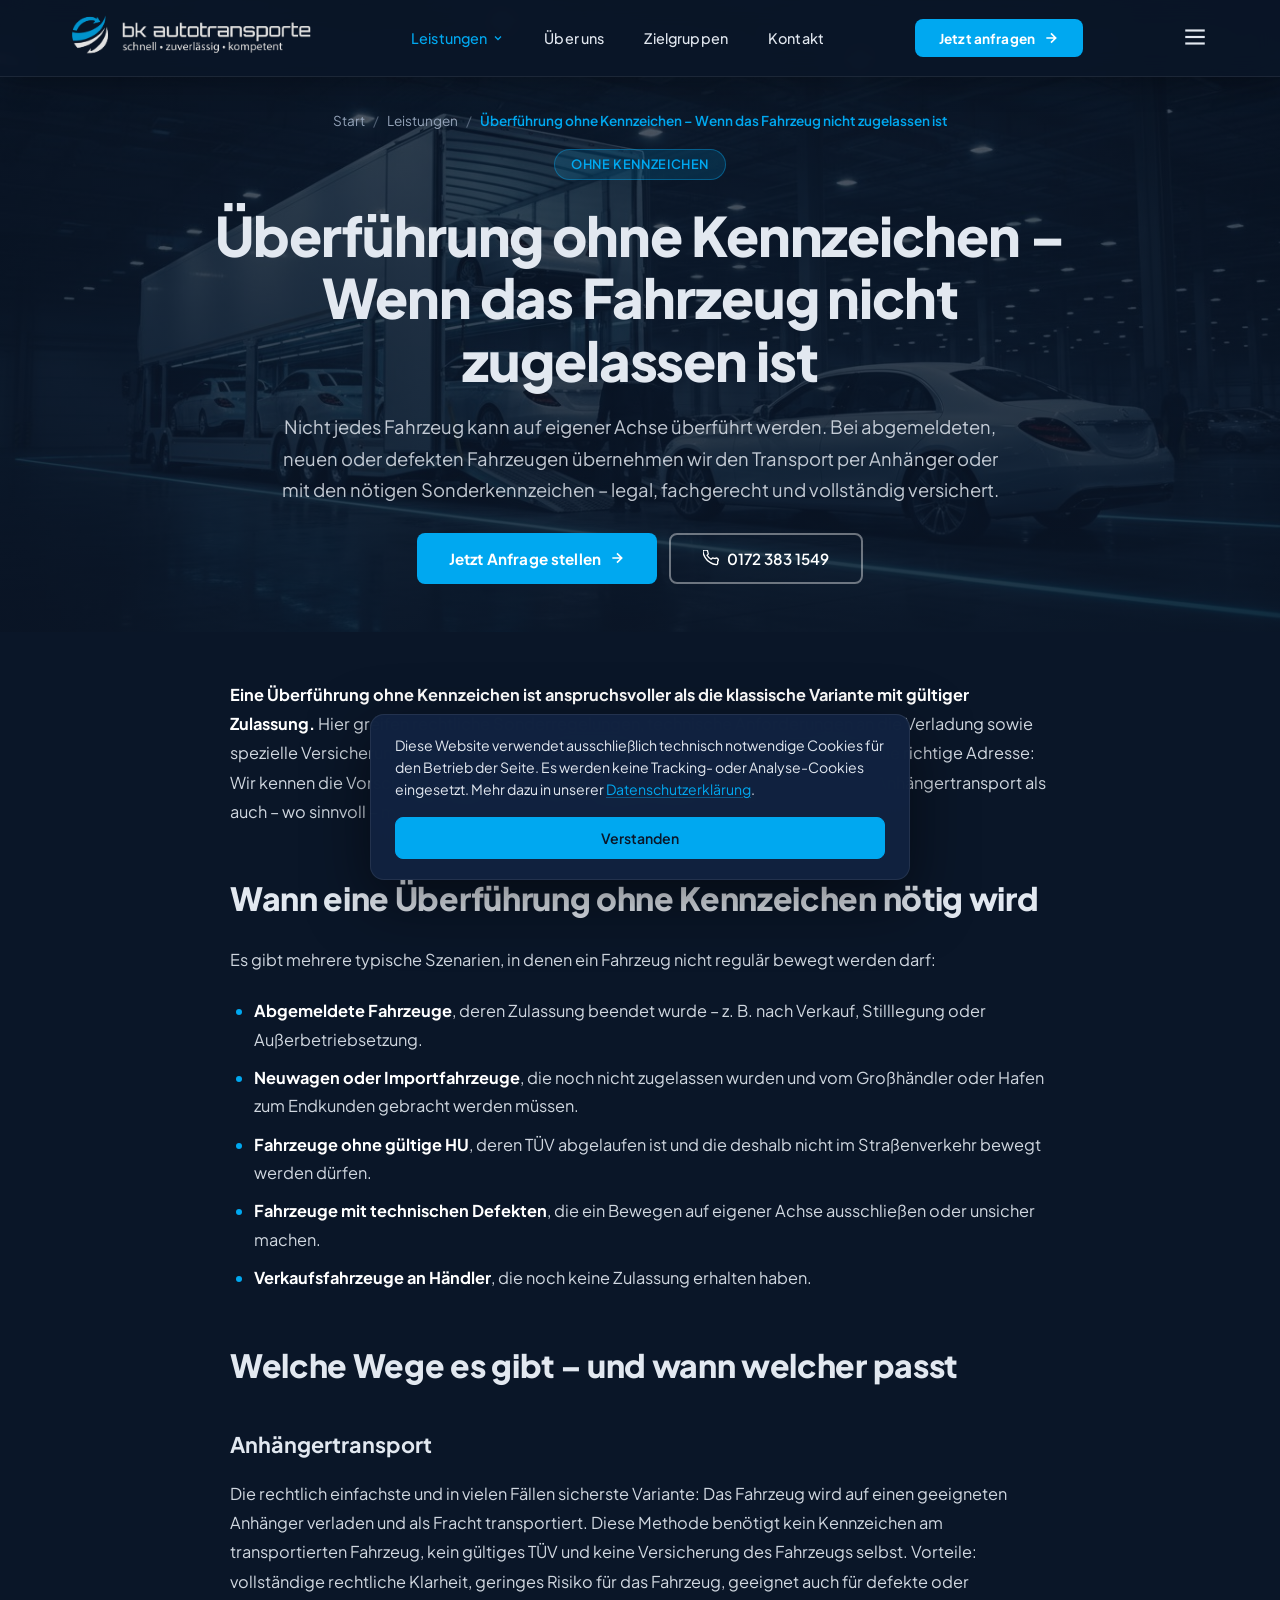
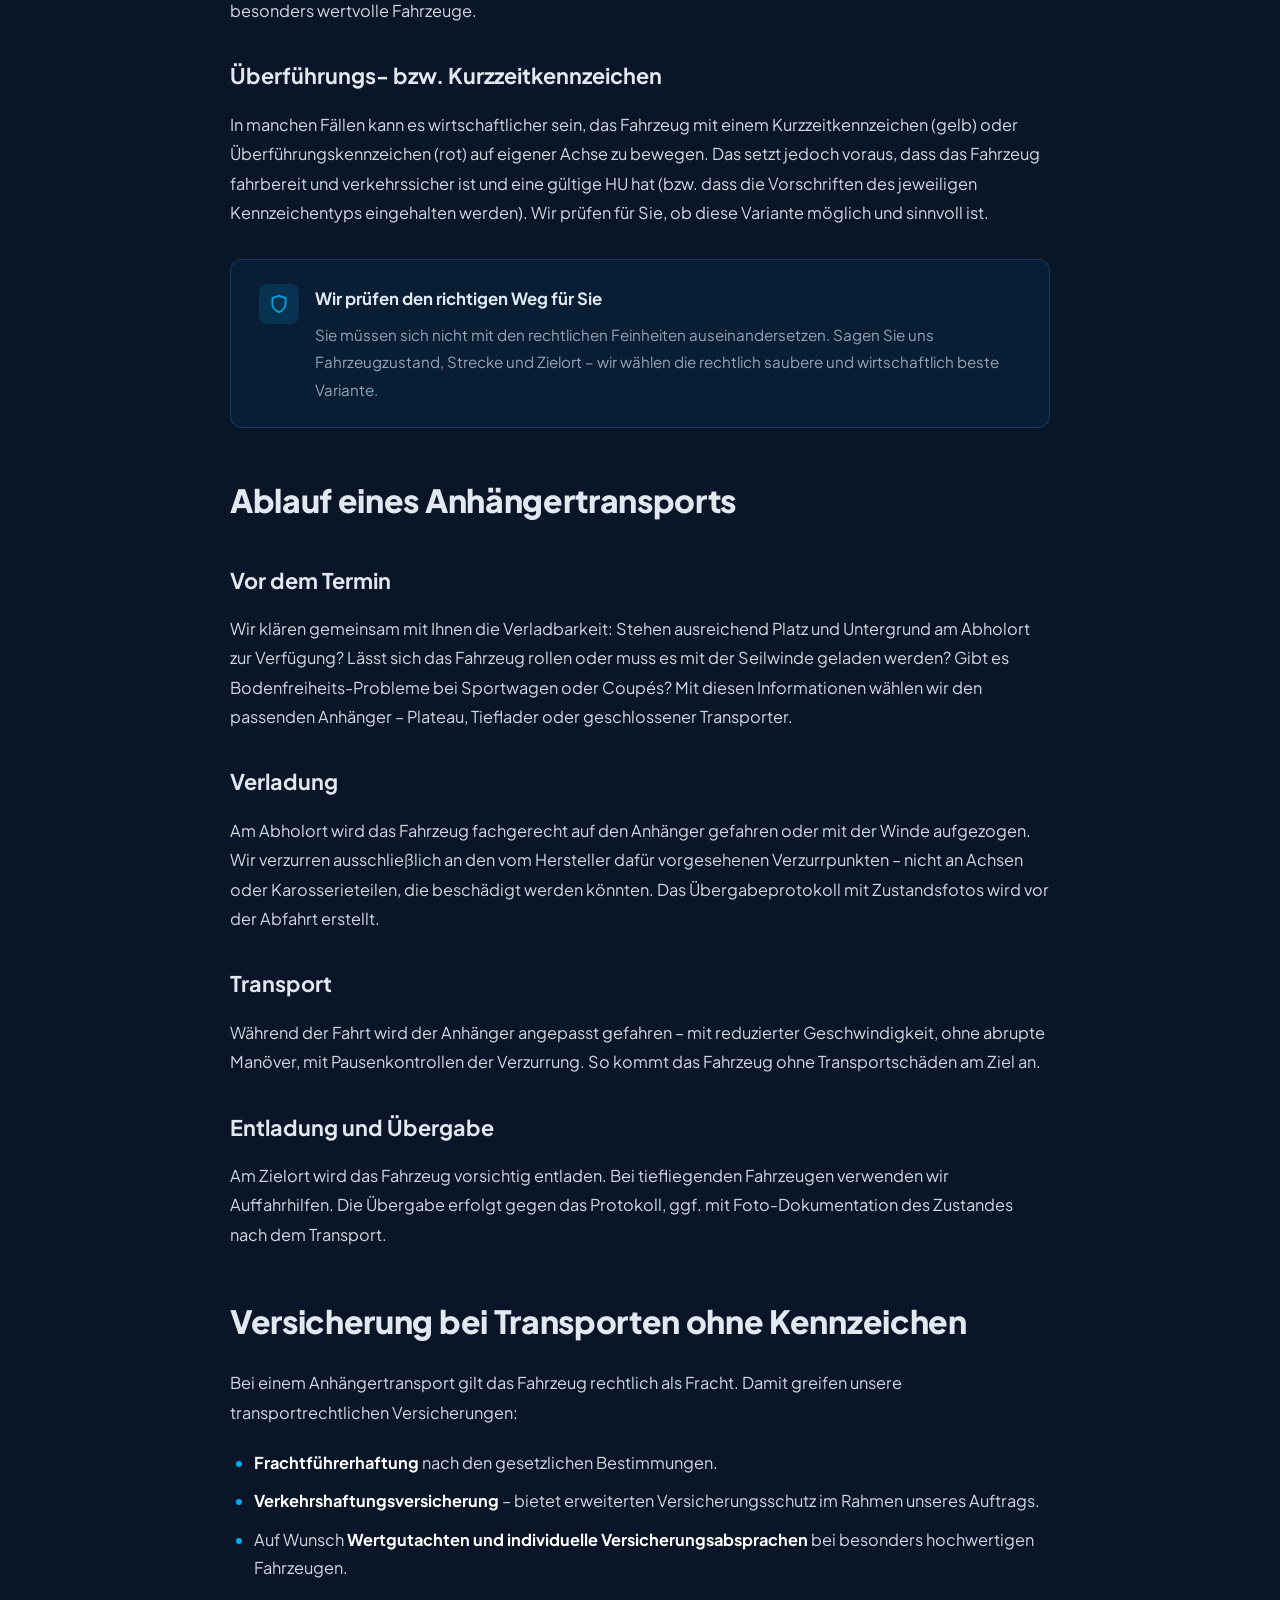
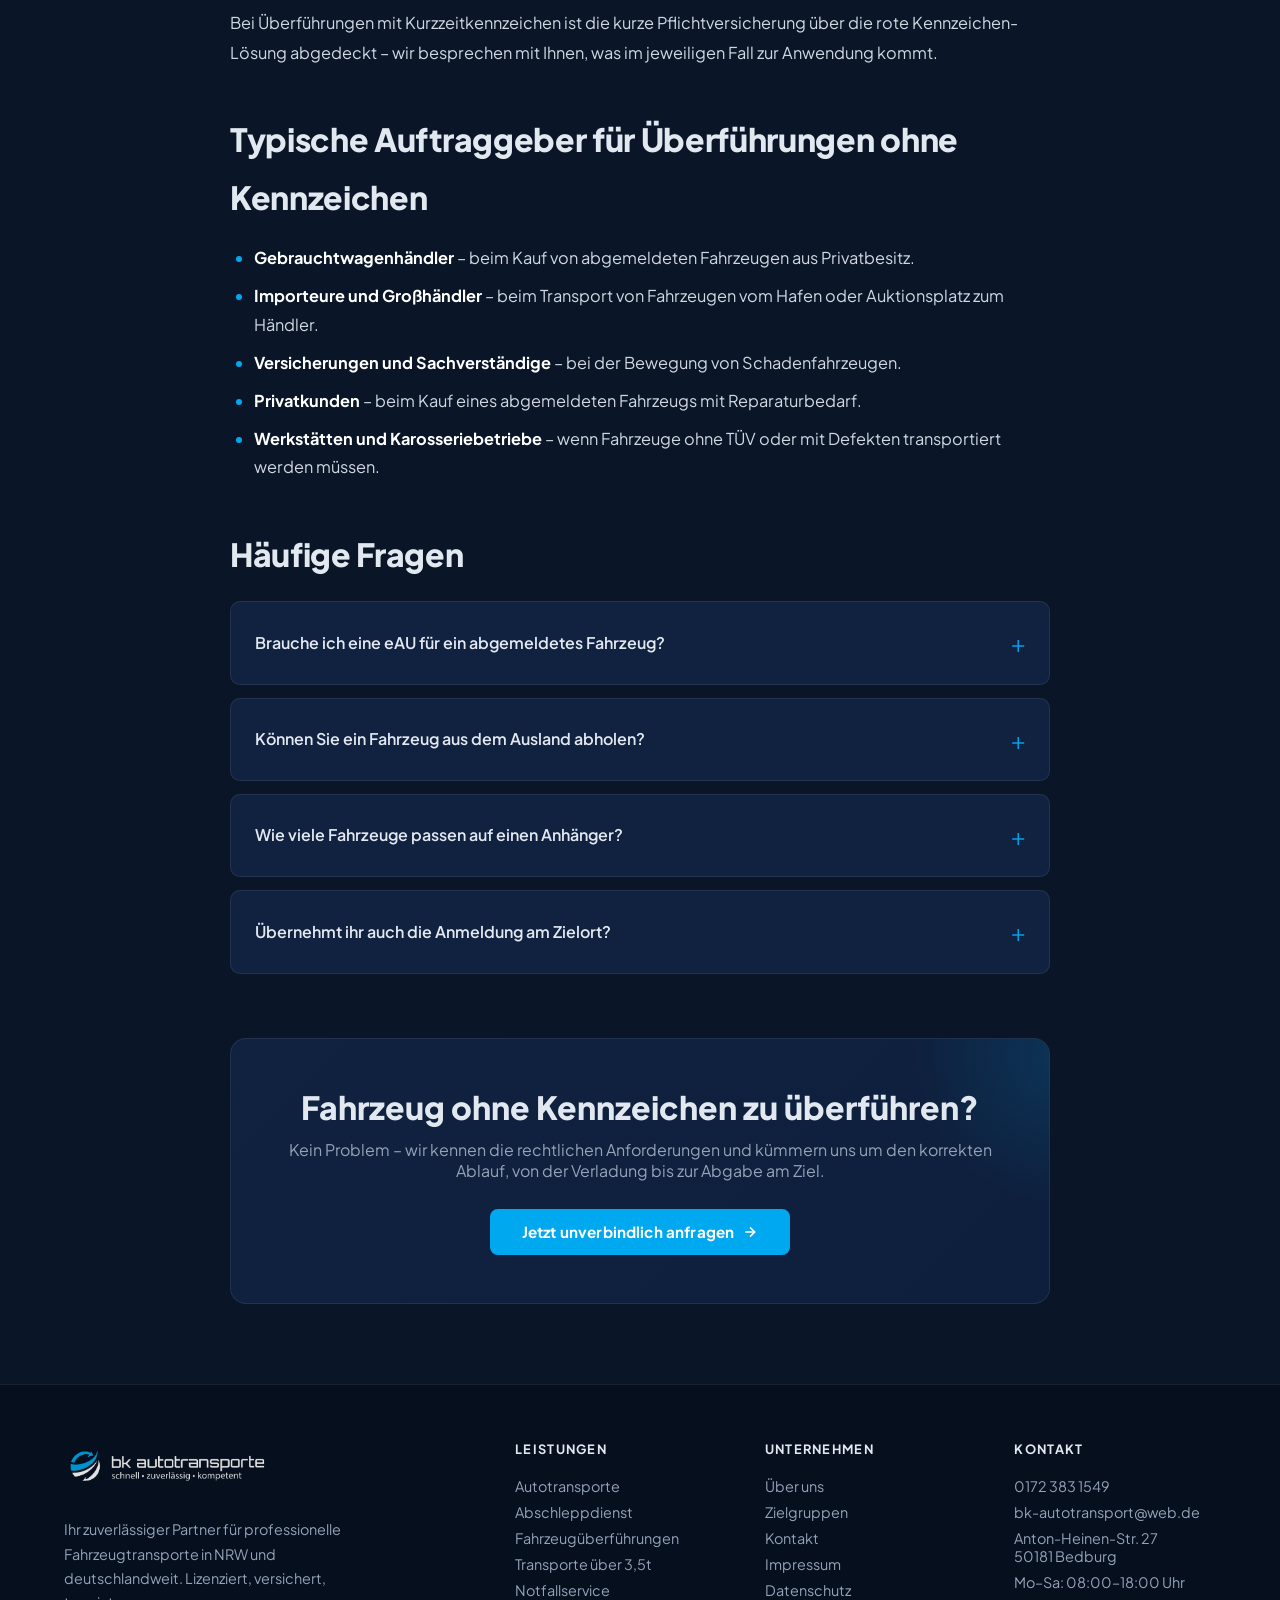
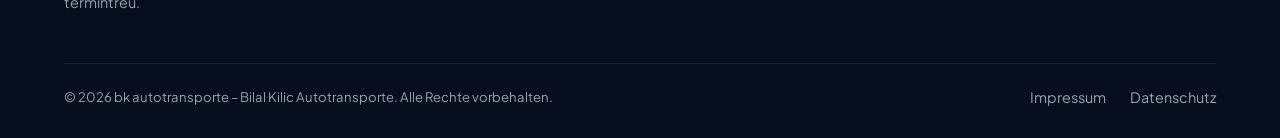
<file: leistungen/ueberfuehrung-ohne-kennzeichen.html>
<!DOCTYPE html>
<html lang="de">
<head>
  <meta charset="UTF-8" />
  <meta name="viewport" content="width=device-width, initial-scale=1.0" />
  <title>Überführung ohne Kennzeichen | bk autotransporte – Rechtssicher transportiert</title>
  <meta name="description" content="Fahrzeugüberführungen ohne gültiges Kennzeichen – per Anhänger oder mit Kurzzeitkennzeichen. Rechtssicher, versichert, deutschlandweit." />
  <meta name="robots" content="index, follow" />
  <link rel="canonical" href="https://bk-autotransporte.de/leistungen/ueberfuehrung-ohne-kennzeichen.html" />

  <meta property="og:type" content="website" />
  <meta property="og:url" content="https://bk-autotransporte.de/leistungen/ueberfuehrung-ohne-kennzeichen.html" />
  <meta property="og:title" content="Überführung ohne Kennzeichen | bk autotransporte – Rechtssicher transportiert" />
  <meta property="og:description" content="Fahrzeugüberführungen ohne gültiges Kennzeichen – per Anhänger oder mit Kurzzeitkennzeichen. Rechtssicher, versichert, deutschlandweit." />
  <meta property="og:image" content="../Assets/Logo mit text Transparent.png" />
  <meta name="twitter:card" content="summary_large_image" />

  <link rel="preconnect" href="https://fonts.googleapis.com" />
  <link rel="preconnect" href="https://fonts.gstatic.com" crossorigin />
  <link href="https://fonts.googleapis.com/css2?family=Plus+Jakarta+Sans:wght@300;400;500;600;700;800&display=swap" rel="stylesheet" />
  <link rel="stylesheet" href="../css/style.css" />
  <link rel="icon" type="image/png" href="../favicon.png" />
  <link rel="preload" as="image" href="../Assets/heroes/ueberfuehrung-ohne-kennzeichen.jpg" fetchpriority="high" />

</head>
<body>
<header id="navbar" class="solid" role="banner">
  <div class="container">
    <nav aria-label="Hauptnavigation" style="display:flex; align-items:center; justify-content:space-between;">
      <a href="../index.html" aria-label="bk autotransporte Startseite" style="flex-shrink:0;">
        <img src="../Assets/Logo mit text Transparent.png" alt="bk autotransporte Logo" class="logo-inverted"
             style="height:64px; width:auto; object-fit:contain;" />
      </a>
      <ul style="display:flex; gap:2.5rem; list-style:none; align-items:center;" class="hidden md:flex">
        <li class="nav-item-dropdown">
          <a href="../index.html#leistungen" class="nav-link active" aria-haspopup="true" aria-expanded="false">
            Leistungen
            <svg width="12" height="12" viewBox="0 0 24 24" fill="none" stroke="currentColor" stroke-width="2.5" aria-hidden="true"><path d="M6 9l6 6 6-6"/></svg>
          </a>
          <div class="nav-dropdown" role="menu">
            <a href="../leistungen/autotransporte.html" class="dropdown-link">Autotransporte</a>
            <a href="../leistungen/abschleppdienst.html" class="dropdown-link">Abschleppdienst</a>
            <a href="../leistungen/fahrzeugueberfuehrungen.html" class="dropdown-link">Fahrzeugüberführungen</a>
            <a href="../leistungen/ueberfuehrung-mit-kennzeichen.html" class="dropdown-link">Mit Kennzeichen</a>
            <a href="../leistungen/ueberfuehrung-ohne-kennzeichen.html" class="dropdown-link">Ohne Kennzeichen</a>
            <a href="../leistungen/transporte-ueber-3-5t.html" class="dropdown-link">Transporte über 3,5t</a>
            <a href="../leistungen/individuelle-transporte.html" class="dropdown-link">Individuelle Transporte</a>
            <a href="../leistungen/notfallservice.html" class="dropdown-link">Notfallservice</a>
          </div>
        </li>
        <li><a href="../ueber-uns.html" class="nav-link">Über uns</a></li>
        <li><a href="../zielgruppen.html" class="nav-link">Zielgruppen</a></li>
        <li><a href="../kontakt.html" class="nav-link">Kontakt</a></li>
      </ul>
      <a href="../kontakt.html" class="btn-primary hidden md:inline-flex" style="font-size:0.85rem; padding:0.65rem 1.5rem;">
        Jetzt anfragen
        <svg width="16" height="16" viewBox="0 0 24 24" fill="none" stroke="currentColor" stroke-width="2.5"><path d="M5 12h14M12 5l7 7-7 7"/></svg>
      </a>
      <button id="menu-toggle" aria-label="Menü öffnen" aria-expanded="false" aria-controls="mobile-menu"
              class="md:hidden cursor-pointer" style="background:none; border:none; color:var(--text); padding:0.5rem;">
        <svg id="icon-open" width="26" height="26" viewBox="0 0 24 24" fill="none" stroke="currentColor" stroke-width="2"><line x1="3" y1="6" x2="21" y2="6"/><line x1="3" y1="12" x2="21" y2="12"/><line x1="3" y1="18" x2="21" y2="18"/></svg>
        <svg id="icon-close" width="26" height="26" viewBox="0 0 24 24" fill="none" stroke="currentColor" stroke-width="2" style="display:none;"><line x1="18" y1="6" x2="6" y2="18"/><line x1="6" y1="6" x2="18" y2="18"/></svg>
      </button>
    </nav>
  </div>
</header>

<div id="mobile-menu" role="dialog" aria-modal="true" aria-label="Mobilmenü">
  <div style="display:flex; flex-direction:column; min-height:100%; padding:1.5rem;">
    <div style="display:flex; justify-content:space-between; align-items:center; margin-bottom:2rem;">
      <img src="../Assets/Logo mit text Transparent.png" alt="bk autotransporte" class="logo-inverted" style="height:44px;" />
      <button id="menu-close" aria-label="Menü schließen" style="background:none; border:none; color:var(--text); cursor:pointer;">
        <svg width="28" height="28" viewBox="0 0 24 24" fill="none" stroke="currentColor" stroke-width="2"><line x1="18" y1="6" x2="6" y2="18"/><line x1="6" y1="6" x2="18" y2="18"/></svg>
      </button>
    </div>
    <nav aria-label="Mobile Navigation">
      <ul style="list-style:none; display:flex; flex-direction:column; gap:0.25rem;">
        <li>
          <a href="../index.html#leistungen" class="mobile-nav-link" style="font-size:1.4rem; font-weight:700; color:var(--text); text-decoration:none; display:block; padding:0.65rem 0; border-bottom:1px solid var(--border);">Leistungen</a>
          <ul class="mobile-submenu">
            <li><a href="../leistungen/autotransporte.html" class="mobile-nav-link">Autotransporte</a></li>
            <li><a href="../leistungen/abschleppdienst.html" class="mobile-nav-link">Abschleppdienst</a></li>
            <li><a href="../leistungen/fahrzeugueberfuehrungen.html" class="mobile-nav-link">Fahrzeugüberführungen</a></li>
            <li><a href="../leistungen/ueberfuehrung-mit-kennzeichen.html" class="mobile-nav-link">Mit Kennzeichen</a></li>
            <li><a href="../leistungen/ueberfuehrung-ohne-kennzeichen.html" class="mobile-nav-link">Ohne Kennzeichen</a></li>
            <li><a href="../leistungen/transporte-ueber-3-5t.html" class="mobile-nav-link">Transporte über 3,5t</a></li>
            <li><a href="../leistungen/individuelle-transporte.html" class="mobile-nav-link">Individuelle Transporte</a></li>
            <li><a href="../leistungen/notfallservice.html" class="mobile-nav-link">Notfallservice</a></li>
          </ul>
        </li>
        <li><a href="../ueber-uns.html" class="mobile-nav-link" style="font-size:1.4rem; font-weight:700; color:var(--text); text-decoration:none; display:block; padding:0.65rem 0; border-bottom:1px solid var(--border);">Über uns</a></li>
        <li><a href="../zielgruppen.html" class="mobile-nav-link" style="font-size:1.4rem; font-weight:700; color:var(--text); text-decoration:none; display:block; padding:0.65rem 0; border-bottom:1px solid var(--border);">Zielgruppen</a></li>
        <li><a href="../kontakt.html" class="mobile-nav-link" style="font-size:1.4rem; font-weight:700; color:var(--text); text-decoration:none; display:block; padding:0.65rem 0; border-bottom:1px solid var(--border);">Kontakt</a></li>
      </ul>
    </nav>
    <div style="margin-top:auto; display:flex; flex-direction:column; gap:1rem; padding-top:2rem;">
      <a href="tel:+491723831549" class="btn-primary" style="justify-content:center;">📞 0172 383 1549</a>
      <a href="../kontakt.html" class="btn-secondary" style="text-align:center; justify-content:center;">Anfrage stellen</a>
    </div>
  </div>
</div>
<main>
<section class="sub-hero" aria-label="Hero">
  <div class="sub-hero-bg" aria-hidden="true">
    <img src="../Assets/heroes/ueberfuehrung-ohne-kennzeichen.jpg" alt="" loading="eager" fetchpriority="high" decoding="async" />
  </div>
  <div class="sub-hero-overlay" aria-hidden="true"></div>
  <div class="sub-hero-content">
    <nav class="breadcrumbs" aria-label="Brotkrumen-Navigation"><a href="../index.html">Start</a><span class="sep">/</span><a href="../index.html#leistungen">Leistungen</a><span class="sep">/</span><span class="current">Überführung ohne Kennzeichen – Wenn das Fahrzeug nicht zugelassen ist</span></nav>
    <div class="hero-badge">Ohne Kennzeichen</div>
    <h1>Überführung ohne Kennzeichen – Wenn das Fahrzeug nicht zugelassen ist</h1>
    <p class="lead">Nicht jedes Fahrzeug kann auf eigener Achse überführt werden. Bei abgemeldeten, neuen oder defekten Fahrzeugen übernehmen wir den Transport per Anhänger oder mit den nötigen Sonderkennzeichen – legal, fachgerecht und vollständig versichert.</p>
    <div style="display:flex; gap:0.75rem; justify-content:center; flex-wrap:wrap;">
      <a href="../kontakt.html" class="btn-primary">Jetzt Anfrage stellen
        <svg width="16" height="16" viewBox="0 0 24 24" fill="none" stroke="currentColor" stroke-width="2.5"><path d="M5 12h14M12 5l7 7-7 7"/></svg>
      </a>
      <a href="tel:+491723831549" class="btn-secondary">
        <svg width="16" height="16" viewBox="0 0 24 24" fill="none" stroke="currentColor" stroke-width="2"><path d="M22 16.92v3a2 2 0 01-2.18 2 19.79 19.79 0 01-8.63-3.07A19.5 19.5 0 013.07 11a19.79 19.79 0 01-3.07-8.67A2 2 0 012 .18h3a2 2 0 012 1.72c.127.96.361 1.903.7 2.81a2 2 0 01-.45 2.11L6.09 7.91a16 16 0 006 6l1.27-1.27a2 2 0 012.11-.45c.907.339 1.85.573 2.81.7A2 2 0 0122 16.92z"/></svg>
        0172 383 1549
      </a>
    </div>
  </div>
</section>
<section style="padding-top:3rem;"><div class="container-narrow"><article class="article-content">
<p><strong>Eine Überführung ohne Kennzeichen ist anspruchsvoller als die klassische Variante mit gültiger Zulassung.</strong> Hier greifen rechtliche Sonderregelungen, technische Anforderungen an die Verladung sowie spezielle Versicherungsfragen. Wir bei bk autotransporte sind in genau diesen Fällen die richtige Adresse: Wir kennen die Vorschriften, haben die passende Ausrüstung und können sowohl per Anhängertransport als auch – wo sinnvoll – mit Überführungs- oder Kurzzeitkennzeichen arbeiten.</p>

<h2>Wann eine Überführung ohne Kennzeichen nötig wird</h2>

<p>Es gibt mehrere typische Szenarien, in denen ein Fahrzeug nicht regulär bewegt werden darf:</p>

<ul>
  <li><strong>Abgemeldete Fahrzeuge</strong>, deren Zulassung beendet wurde – z. B. nach Verkauf, Stilllegung oder Außerbetriebsetzung.</li>
  <li><strong>Neuwagen oder Importfahrzeuge</strong>, die noch nicht zugelassen wurden und vom Großhändler oder Hafen zum Endkunden gebracht werden müssen.</li>
  <li><strong>Fahrzeuge ohne gültige HU</strong>, deren TÜV abgelaufen ist und die deshalb nicht im Straßenverkehr bewegt werden dürfen.</li>
  <li><strong>Fahrzeuge mit technischen Defekten</strong>, die ein Bewegen auf eigener Achse ausschließen oder unsicher machen.</li>
  <li><strong>Verkaufsfahrzeuge an Händler</strong>, die noch keine Zulassung erhalten haben.</li>
</ul>

<h2>Welche Wege es gibt – und wann welcher passt</h2>

<h3>Anhängertransport</h3>
<p>Die rechtlich einfachste und in vielen Fällen sicherste Variante: Das Fahrzeug wird auf einen geeigneten Anhänger verladen und als Fracht transportiert. Diese Methode benötigt kein Kennzeichen am transportierten Fahrzeug, kein gültiges TÜV und keine Versicherung des Fahrzeugs selbst. Vorteile: vollständige rechtliche Klarheit, geringes Risiko für das Fahrzeug, geeignet auch für defekte oder besonders wertvolle Fahrzeuge.</p>

<h3>Überführungs- bzw. Kurzzeitkennzeichen</h3>
<p>In manchen Fällen kann es wirtschaftlicher sein, das Fahrzeug mit einem Kurzzeitkennzeichen (gelb) oder Überführungskennzeichen (rot) auf eigener Achse zu bewegen. Das setzt jedoch voraus, dass das Fahrzeug fahrbereit und verkehrssicher ist und eine gültige HU hat (bzw. dass die Vorschriften des jeweiligen Kennzeichentyps eingehalten werden). Wir prüfen für Sie, ob diese Variante möglich und sinnvoll ist.</p>

<div class="info-box">
  <div class="info-box-icon" aria-hidden="true">
    <svg width="20" height="20" viewBox="0 0 24 24" fill="none" stroke="currentColor" stroke-width="2"><path d="M12 22s8-4 8-10V5l-8-3-8 3v7c0 6 8 10 8 10z"/></svg>
  </div>
  <div class="info-box-content">
    <h4>Wir prüfen den richtigen Weg für Sie</h4>
    <p>Sie müssen sich nicht mit den rechtlichen Feinheiten auseinandersetzen. Sagen Sie uns Fahrzeugzustand, Strecke und Zielort – wir wählen die rechtlich saubere und wirtschaftlich beste Variante.</p>
  </div>
</div>

<h2>Ablauf eines Anhängertransports</h2>

<h3>Vor dem Termin</h3>
<p>Wir klären gemeinsam mit Ihnen die Verladbarkeit: Stehen ausreichend Platz und Untergrund am Abholort zur Verfügung? Lässt sich das Fahrzeug rollen oder muss es mit der Seilwinde geladen werden? Gibt es Bodenfreiheits-Probleme bei Sportwagen oder Coupés? Mit diesen Informationen wählen wir den passenden Anhänger – Plateau, Tieflader oder geschlossener Transporter.</p>

<h3>Verladung</h3>
<p>Am Abholort wird das Fahrzeug fachgerecht auf den Anhänger gefahren oder mit der Winde aufgezogen. Wir verzurren ausschließlich an den vom Hersteller dafür vorgesehenen Verzurrpunkten – nicht an Achsen oder Karosserieteilen, die beschädigt werden könnten. Das Übergabeprotokoll mit Zustandsfotos wird vor der Abfahrt erstellt.</p>

<h3>Transport</h3>
<p>Während der Fahrt wird der Anhänger angepasst gefahren – mit reduzierter Geschwindigkeit, ohne abrupte Manöver, mit Pausenkontrollen der Verzurrung. So kommt das Fahrzeug ohne Transportschäden am Ziel an.</p>

<h3>Entladung und Übergabe</h3>
<p>Am Zielort wird das Fahrzeug vorsichtig entladen. Bei tiefliegenden Fahrzeugen verwenden wir Auffahrhilfen. Die Übergabe erfolgt gegen das Protokoll, ggf. mit Foto-Dokumentation des Zustandes nach dem Transport.</p>

<h2>Versicherung bei Transporten ohne Kennzeichen</h2>

<p>Bei einem Anhängertransport gilt das Fahrzeug rechtlich als Fracht. Damit greifen unsere transportrechtlichen Versicherungen:</p>

<ul>
  <li><strong>Frachtführerhaftung</strong> nach den gesetzlichen Bestimmungen.</li>
  <li><strong>Verkehrshaftungsversicherung</strong> – bietet erweiterten Versicherungsschutz im Rahmen unseres Auftrags.</li>
  <li>Auf Wunsch <strong>Wertgutachten und individuelle Versicherungsabsprachen</strong> bei besonders hochwertigen Fahrzeugen.</li>
</ul>

<p>Bei Überführungen mit Kurzzeitkennzeichen ist die kurze Pflichtversicherung über die rote Kennzeichen-Lösung abgedeckt – wir besprechen mit Ihnen, was im jeweiligen Fall zur Anwendung kommt.</p>

<h2>Typische Auftraggeber für Überführungen ohne Kennzeichen</h2>

<ul>
  <li><strong>Gebrauchtwagenhändler</strong> – beim Kauf von abgemeldeten Fahrzeugen aus Privatbesitz.</li>
  <li><strong>Importeure und Großhändler</strong> – beim Transport von Fahrzeugen vom Hafen oder Auktionsplatz zum Händler.</li>
  <li><strong>Versicherungen und Sachverständige</strong> – bei der Bewegung von Schadenfahrzeugen.</li>
  <li><strong>Privatkunden</strong> – beim Kauf eines abgemeldeten Fahrzeugs mit Reparaturbedarf.</li>
  <li><strong>Werkstätten und Karosseriebetriebe</strong> – wenn Fahrzeuge ohne TÜV oder mit Defekten transportiert werden müssen.</li>
</ul>

<h2>Häufige Fragen</h2>

<details class="faq-item">
  <summary>Brauche ich eine eAU für ein abgemeldetes Fahrzeug?</summary>
  <div class="faq-body">Bei einem reinen Anhängertransport spielt eine bestehende oder fehlende HU keine Rolle. Bei einer Überführung auf eigener Achse mit Kurzzeitkennzeichen sind aber die jeweiligen Voraussetzungen einzuhalten – wir klären das im Vorfeld.</div>
</details>

<details class="faq-item">
  <summary>Können Sie ein Fahrzeug aus dem Ausland abholen?</summary>
  <div class="faq-body">Grenznahe Touren und Importe aus Nachbarländern realisieren wir auf Anfrage. Sprechen Sie uns mit Ihren Eckdaten an – wir prüfen Verfügbarkeit und Konditionen individuell.</div>
</details>

<details class="faq-item">
  <summary>Wie viele Fahrzeuge passen auf einen Anhänger?</summary>
  <div class="faq-body">Bei Standard-Plateauanhängern transportieren wir ein Fahrzeug pro Tour. Für Sammeltransporte verwenden wir bei Bedarf größere Auflieger oder kombinieren Aufträge auf einer Strecke, was auch Ihren Preis senken kann.</div>
</details>

<details class="faq-item">
  <summary>Übernehmt ihr auch die Anmeldung am Zielort?</summary>
  <div class="faq-body">Auf Wunsch helfen wir bei der Koordination der Anmeldung – das eigentliche Anmelden bei der Zulassungsstelle muss aber durch den Halter oder einen bevollmächtigten Vertreter erfolgen.</div>
</details>
</article><div class="cta-block">
  <h3>Fahrzeug ohne Kennzeichen zu überführen?</h3>
  <p>Kein Problem – wir kennen die rechtlichen Anforderungen und kümmern uns um den korrekten Ablauf, von der Verladung bis zur Abgabe am Ziel.</p>
  <a href="../kontakt.html" class="btn-primary">Jetzt unverbindlich anfragen
    <svg width="16" height="16" viewBox="0 0 24 24" fill="none" stroke="currentColor" stroke-width="2.5"><path d="M5 12h14M12 5l7 7-7 7"/></svg>
  </a>
</div>
</div></section>
</main>
<footer role="contentinfo">
  <div class="container" style="padding-top:3.5rem; padding-bottom:2rem;">
    <div class="footer-grid">
      <div>
        <img src="../Assets/Logo mit text Transparent.png" alt="bk autotransporte" class="logo-inverted" style="height:52px; width:auto; margin-bottom:1.25rem;" />
        <p style="font-size:0.9rem; color:var(--muted); line-height:1.7; max-width:300px;">
          Ihr zuverlässiger Partner für professionelle Fahrzeugtransporte in NRW und deutschlandweit. Lizenziert, versichert, termintreu.
        </p>
      </div>
      <nav aria-label="Footer Leistungen">
        <h3 style="font-size:0.8rem; font-weight:700; text-transform:uppercase; letter-spacing:0.1em; color:var(--text); margin-bottom:1.25rem;">Leistungen</h3>
        <a href="../leistungen/autotransporte.html" class="footer-link">Autotransporte</a>
        <a href="../leistungen/abschleppdienst.html" class="footer-link">Abschleppdienst</a>
        <a href="../leistungen/fahrzeugueberfuehrungen.html" class="footer-link">Fahrzeugüberführungen</a>
        <a href="../leistungen/transporte-ueber-3-5t.html" class="footer-link">Transporte über 3,5t</a>
        <a href="../leistungen/notfallservice.html" class="footer-link">Notfallservice</a>
      </nav>
      <nav aria-label="Footer Unternehmen">
        <h3 style="font-size:0.8rem; font-weight:700; text-transform:uppercase; letter-spacing:0.1em; color:var(--text); margin-bottom:1.25rem;">Unternehmen</h3>
        <a href="../ueber-uns.html" class="footer-link">Über uns</a>
        <a href="../zielgruppen.html" class="footer-link">Zielgruppen</a>
        <a href="../kontakt.html" class="footer-link">Kontakt</a>
        <a href="../impressum.html" class="footer-link">Impressum</a>
        <a href="../datenschutz.html" class="footer-link">Datenschutz</a>
      </nav>
      <address style="font-style:normal;">
        <h3 style="font-size:0.8rem; font-weight:700; text-transform:uppercase; letter-spacing:0.1em; color:var(--text); margin-bottom:1.25rem;">Kontakt</h3>
        <a href="tel:+491723831549" class="footer-link">0172 383 1549</a>
        <a href="mailto:bk-autotransport@web.de" class="footer-link">bk-autotransport@web.de</a>
        <p class="footer-link" style="cursor:default;">Anton-Heinen-Str. 27<br />50181 Bedburg</p>
        <p class="footer-link" style="cursor:default;">Mo–Sa: 08:00–18:00 Uhr</p>
      </address>
    </div>
    <div style="border-top:1px solid var(--border); padding-top:1.5rem; display:flex; justify-content:space-between; align-items:center; flex-wrap:wrap; gap:1rem;">
      <p style="font-size:0.82rem; color:var(--muted);">© 2026 bk autotransporte – Bilal Kilic Autotransporte. Alle Rechte vorbehalten.</p>
      <div style="display:flex; gap:1.5rem;">
        <a href="../impressum.html" class="footer-link" style="margin:0;">Impressum</a>
        <a href="../datenschutz.html" class="footer-link" style="margin:0;">Datenschutz</a>
      </div>
    </div>
  </div>
</footer>

<!-- Cookie Banner -->
<div id="cookie-banner" role="dialog" aria-live="polite" aria-label="Cookie-Hinweis">
  <p class="cookie-banner-text">
    Diese Website verwendet ausschließlich technisch notwendige Cookies für den Betrieb der Seite. Es werden keine Tracking- oder Analyse-Cookies eingesetzt. Mehr dazu in unserer <a href="../datenschutz.html">Datenschutzerklärung</a>.
  </p>
  <div class="cookie-banner-actions">
    <button class="cookie-banner-btn primary" id="cookie-accept" type="button">Verstanden</button>
  </div>
</div>
<script>
(function() {
  // Cookie Banner
  try {
    var COOKIE_KEY = 'bk_cookie_consent';
    var banner = document.getElementById('cookie-banner');
    var acceptBtn = document.getElementById('cookie-accept');
    if (banner && !localStorage.getItem(COOKIE_KEY)) {
      setTimeout(function(){ banner.classList.add('visible'); }, 600);
    }
    if (acceptBtn) {
      acceptBtn.addEventListener('click', function(){
        try { localStorage.setItem(COOKIE_KEY, '1'); } catch(e) {}
        if (banner) banner.classList.remove('visible');
      });
    }
  } catch(e) {}

  // Mobile Menu
  var menuToggle = document.getElementById('menu-toggle');
  var menuClose  = document.getElementById('menu-close');
  var mobileMenu = document.getElementById('mobile-menu');
  var iconOpen   = document.getElementById('icon-open');
  var iconClose  = document.getElementById('icon-close');

  function openMenu() {
    mobileMenu.classList.add('open');
    document.body.style.overflow = 'hidden';
    menuToggle.setAttribute('aria-expanded', 'true');
    if (iconOpen)  iconOpen.style.display  = 'none';
    if (iconClose) iconClose.style.display = 'block';
  }
  function closeMenu() {
    mobileMenu.classList.remove('open');
    document.body.style.overflow = '';
    menuToggle.setAttribute('aria-expanded', 'false');
    if (iconOpen)  iconOpen.style.display  = 'block';
    if (iconClose) iconClose.style.display = 'none';
  }
  if (menuToggle) menuToggle.addEventListener('click', openMenu);
  if (menuClose)  menuClose.addEventListener('click', closeMenu);
  document.querySelectorAll('.mobile-nav-link').forEach(function(l){ l.addEventListener('click', closeMenu); });
  document.addEventListener('keydown', function(e){ if (e.key === 'Escape') closeMenu(); });

  // Scroll Shadow
  var navbar = document.getElementById('navbar');
  if (navbar && !navbar.classList.contains('solid')) {
    function handleScroll(){
      if (window.scrollY > 50) navbar.classList.add('scrolled');
      else navbar.classList.remove('scrolled');
    }
    window.addEventListener('scroll', handleScroll, { passive: true });
  }

  // Fade Up Animation
  var fadeEls = document.querySelectorAll('.fade-up');
  var obs = new IntersectionObserver(function(entries){
    entries.forEach(function(e){
      if (e.isIntersecting){ e.target.classList.add('visible'); obs.unobserve(e.target); }
    });
  }, { threshold: 0.12, rootMargin: '0px 0px -40px 0px' });
  fadeEls.forEach(function(el){ obs.observe(el); });

})();
</script>
</body>
</html>
</file>
<file: css/style.css>
/* ═══════════════════════════════════════════
   bk autotransporte - Global Stylesheet
═══════════════════════════════════════════ */

:root {
  --navy: #0A1628;
  --navy-card: #112240;
  --navy-light: #1a3a5c;
  --accent: #00A8F0;
  --accent-dark: #0090cc;
  --text: #E2E8F0;
  --muted: #94A3B8;
  --border: rgba(255,255,255,0.08);
  --border-hover: rgba(0,168,240,0.5);
}

* { box-sizing: border-box; margin: 0; padding: 0; }

html { scroll-behavior: smooth; }

body {
  font-family: 'Plus Jakarta Sans', sans-serif;
  background-color: var(--navy);
  color: var(--text);
  overflow-x: hidden;
}

/* ── NAVBAR ── */
#navbar {
  position: fixed;
  top: 0; left: 0; right: 0;
  z-index: 100;
  padding: 0.5rem 0;
  transition: all 0.3s ease;
}
#navbar.scrolled,
#navbar.solid {
  background: rgba(10,22,40,0.95);
  backdrop-filter: blur(12px);
  -webkit-backdrop-filter: blur(12px);
  border-bottom: 1px solid var(--border);
  box-shadow: 0 4px 30px rgba(0,0,0,0.3);
  padding: 0.25rem 0;
}
.nav-link {
  color: var(--text);
  text-decoration: none;
  font-size: 0.9rem;
  font-weight: 500;
  letter-spacing: 0.01em;
  transition: color 0.2s;
  position: relative;
  padding: 0.5rem 0;
  display: inline-flex;
  align-items: center;
  gap: 0.3rem;
}
.nav-link::after {
  content: '';
  position: absolute;
  bottom: -4px; left: 0; right: 0;
  height: 2px;
  background: var(--accent);
  transform: scaleX(0);
  transition: transform 0.2s ease;
}
.nav-link:hover { color: var(--accent); }
.nav-link:hover::after { transform: scaleX(1); }
.nav-link.active { color: var(--accent); }

/* ── DROPDOWN ── */
.nav-item-dropdown {
  position: relative;
}
.nav-dropdown {
  position: absolute;
  top: 100%;
  left: 50%;
  transform: translateX(-50%) translateY(10px);
  min-width: 320px;
  background: rgba(10,22,40,0.98);
  backdrop-filter: blur(16px);
  -webkit-backdrop-filter: blur(16px);
  border: 1px solid var(--border);
  border-radius: 12px;
  box-shadow: 0 20px 60px rgba(0,0,0,0.5);
  padding: 0.6rem;
  opacity: 0;
  visibility: hidden;
  transition: all 0.25s ease;
  margin-top: 0.5rem;
}
.nav-item-dropdown:hover .nav-dropdown,
.nav-item-dropdown:focus-within .nav-dropdown {
  opacity: 1;
  visibility: visible;
  transform: translateX(-50%) translateY(0);
}
.dropdown-link {
  display: flex;
  align-items: center;
  gap: 0.75rem;
  padding: 0.7rem 0.9rem;
  border-radius: 8px;
  color: var(--text);
  text-decoration: none;
  font-size: 0.88rem;
  font-weight: 500;
  transition: all 0.2s ease;
}
.dropdown-link:hover {
  background: rgba(0,168,240,0.1);
  color: var(--accent);
  transform: translateX(2px);
}
.dropdown-link svg {
  flex-shrink: 0;
  color: var(--accent);
}

/* Mobile Menu */
#mobile-menu {
  position: fixed;
  inset: 0;
  background: rgba(10,22,40,0.98);
  backdrop-filter: blur(20px);
  z-index: 200;
  transform: translateX(100%);
  transition: transform 0.35s cubic-bezier(0.4,0,0.2,1);
  overflow-y: auto;
}
#mobile-menu.open { transform: translateX(0); }
.mobile-submenu {
  list-style: none;
  margin: 0.25rem 0 0.5rem 1rem;
  padding: 0;
  border-left: 2px solid var(--border);
}
.mobile-submenu a {
  font-size: 1rem !important;
  padding: 0.5rem 0 0.5rem 1rem !important;
  border-bottom: none !important;
  font-weight: 500 !important;
  color: var(--muted) !important;
}
.mobile-submenu a:hover { color: var(--accent) !important; }

/* ── HERO ── */
#hero {
  position: relative;
  height: 100vh;
  min-height: 600px;
  overflow: hidden;
  display: flex;
  align-items: center;
  justify-content: center;
}
#hero-videos {
  position: absolute;
  inset: 0;
  z-index: 0;
}
.hero-video {
  position: absolute;
  inset: 0;
  width: 100%; height: 100%;
  object-fit: cover;
  opacity: 0;
  transition: opacity 1.3s ease-in-out;
  will-change: opacity;
}
.hero-video.active { opacity: 1; }
@media (prefers-reduced-motion: reduce) {
  .hero-video { transition: none; }
}
#hero-overlay {
  position: absolute;
  inset: 0;
  background: linear-gradient(135deg, rgba(10,22,40,0.50) 0%, rgba(10,22,40,0.25) 50%, rgba(10,22,40,0.40) 100%);
  z-index: 1;
}
#hero-content {
  position: relative;
  z-index: 2;
  text-align: center;
  padding: 0 1.5rem;
  max-width: 900px;
}

/* ── SUB-HERO (Unterseiten) ── */
.sub-hero {
  position: relative;
  min-height: 380px;
  padding: 7rem 0 3rem;
  display: flex;
  align-items: center;
  justify-content: center;
  text-align: center;
  overflow: hidden;
  background: var(--navy);
}
.sub-hero-bg {
  position: absolute;
  inset: 0;
  z-index: 0;
}
.sub-hero-bg img,
.sub-hero-bg video {
  width: 100%;
  height: 100%;
  object-fit: cover;
}
.sub-hero-overlay {
  position: absolute;
  inset: 0;
  background: linear-gradient(180deg, rgba(10,22,40,0.7) 0%, rgba(10,22,40,0.85) 100%);
  z-index: 1;
}
.sub-hero-content {
  position: relative;
  z-index: 2;
  padding: 0 1.5rem;
  max-width: 900px;
}
.sub-hero h1 {
  font-size: clamp(2rem, 5vw, 3.4rem);
  font-weight: 800;
  line-height: 1.15;
  margin-bottom: 1.25rem;
  letter-spacing: -0.02em;
}
.sub-hero p.lead {
  font-size: clamp(1rem, 1.6vw, 1.15rem);
  color: rgba(226,232,240,0.85);
  max-width: 720px;
  margin: 0 auto 1.75rem;
  line-height: 1.7;
}

/* ── BREADCRUMBS ── */
.breadcrumbs {
  display: flex;
  flex-wrap: wrap;
  gap: 0.5rem;
  align-items: center;
  font-size: 0.85rem;
  color: var(--muted);
  margin-bottom: 1.25rem;
  justify-content: center;
}
.breadcrumbs a {
  color: var(--muted);
  text-decoration: none;
  transition: color 0.2s;
}
.breadcrumbs a:hover { color: var(--accent); }
.breadcrumbs span.sep { opacity: 0.5; }
.breadcrumbs span.current { color: var(--accent); font-weight: 600; }

/* ── BADGE ── */
.hero-badge {
  display: inline-flex;
  align-items: center;
  gap: 0.5rem;
  background: rgba(0,168,240,0.15);
  border: 1px solid rgba(0,168,240,0.4);
  border-radius: 999px;
  padding: 0.4rem 1rem;
  font-size: 0.8rem;
  font-weight: 600;
  color: var(--accent);
  letter-spacing: 0.05em;
  text-transform: uppercase;
  margin-bottom: 1.5rem;
}

/* ── BUTTONS ── */
.btn-primary {
  display: inline-flex;
  align-items: center;
  gap: 0.5rem;
  background: var(--accent);
  color: #fff;
  font-weight: 700;
  font-size: 0.95rem;
  padding: 0.85rem 2rem;
  border-radius: 8px;
  text-decoration: none;
  border: none;
  cursor: pointer;
  transition: all 0.25s ease;
  letter-spacing: 0.01em;
}
.btn-primary:hover {
  background: var(--accent-dark);
  transform: translateY(-2px);
  box-shadow: 0 8px 25px rgba(0,168,240,0.35);
}
.btn-secondary {
  display: inline-flex;
  align-items: center;
  gap: 0.5rem;
  background: transparent;
  color: #fff;
  font-weight: 600;
  font-size: 0.95rem;
  padding: 0.85rem 2rem;
  border-radius: 8px;
  text-decoration: none;
  border: 2px solid rgba(255,255,255,0.4);
  cursor: pointer;
  transition: all 0.25s ease;
}
.btn-secondary:hover {
  background: rgba(255,255,255,0.1);
  border-color: rgba(255,255,255,0.7);
  transform: translateY(-2px);
}

/* ── SCROLL INDICATOR ── */
.scroll-indicator {
  position: absolute;
  bottom: 2.5rem;
  left: 50%;
  transform: translateX(-50%);
  z-index: 2;
  animation: bounce 2s infinite;
}
@keyframes bounce {
  0%, 100% { transform: translateX(-50%) translateY(0); }
  50% { transform: translateX(-50%) translateY(8px); }
}

/* ── TRUST BAR ── */
#trust-bar {
  background: var(--navy-card);
  border-top: 1px solid var(--border);
  border-bottom: 1px solid var(--border);
}

/* ── SECTION BASE ── */
section { padding: 5rem 0; }
.section-label {
  display: inline-block;
  font-size: 0.75rem;
  font-weight: 700;
  letter-spacing: 0.12em;
  text-transform: uppercase;
  color: var(--accent);
  margin-bottom: 0.75rem;
}
.section-title {
  font-size: clamp(1.8rem, 4vw, 2.8rem);
  font-weight: 800;
  color: var(--text);
  line-height: 1.2;
  margin-bottom: 1rem;
}
.section-subtitle {
  font-size: 1.05rem;
  color: var(--muted);
  max-width: 620px;
  line-height: 1.7;
}

/* ── ARTICLE / LONG-FORM CONTENT ── */
.article-content {
  max-width: 820px;
  margin: 0 auto;
  font-size: 1.02rem;
  line-height: 1.8;
  color: var(--text);
}
.article-content p {
  margin-bottom: 1.4rem;
  color: rgba(226,232,240,0.92);
}
.article-content h2 {
  font-size: clamp(1.5rem, 3vw, 2rem);
  font-weight: 800;
  margin: 2.75rem 0 1.1rem;
  color: var(--text);
  letter-spacing: -0.01em;
}
.article-content h3 {
  font-size: clamp(1.15rem, 2vw, 1.35rem);
  font-weight: 700;
  margin: 2rem 0 0.85rem;
  color: var(--text);
}
.article-content ul,
.article-content ol {
  margin: 1rem 0 1.6rem 1.5rem;
  color: rgba(226,232,240,0.92);
}
.article-content li {
  margin-bottom: 0.6rem;
  line-height: 1.75;
}
.article-content ul li::marker { color: var(--accent); }
.article-content strong { color: #fff; font-weight: 700; }
.article-content a {
  color: var(--accent);
  text-decoration: none;
  border-bottom: 1px solid rgba(0,168,240,0.3);
  transition: border-color 0.2s;
}
.article-content a:hover { border-color: var(--accent); }
.article-content blockquote {
  margin: 2rem 0;
  padding: 1.5rem 1.75rem;
  background: var(--navy-card);
  border-left: 4px solid var(--accent);
  border-radius: 0 12px 12px 0;
  font-style: italic;
  color: var(--text);
}

/* ── INFO BOX (Hervorhebung in Artikeln) ── */
.info-box {
  background: rgba(0,168,240,0.06);
  border: 1px solid rgba(0,168,240,0.25);
  border-radius: 12px;
  padding: 1.5rem 1.75rem;
  margin: 2rem 0;
  display: flex;
  gap: 1rem;
  align-items: flex-start;
}
.info-box-icon {
  width: 40px; height: 40px;
  flex-shrink: 0;
  background: rgba(0,168,240,0.15);
  border-radius: 8px;
  display: flex;
  align-items: center;
  justify-content: center;
}
.info-box-icon svg { color: var(--accent); }
.info-box-content h4 {
  font-size: 1.05rem;
  font-weight: 700;
  margin-bottom: 0.4rem;
  color: var(--text);
}
.info-box-content p {
  margin: 0 !important;
  font-size: 0.95rem !important;
  color: var(--muted) !important;
}

/* ── FAQ ── */
.faq-item {
  background: var(--navy-card);
  border: 1px solid var(--border);
  border-radius: 10px;
  margin-bottom: 0.8rem;
  overflow: hidden;
  transition: border-color 0.25s;
}
.faq-item[open] {
  border-color: rgba(0,168,240,0.4);
}
.faq-item summary {
  padding: 1.2rem 1.5rem;
  font-size: 1rem;
  font-weight: 600;
  color: var(--text);
  cursor: pointer;
  list-style: none;
  display: flex;
  justify-content: space-between;
  align-items: center;
  gap: 1rem;
}
.faq-item summary::-webkit-details-marker { display: none; }
.faq-item summary::after {
  content: '+';
  font-size: 1.5rem;
  font-weight: 300;
  color: var(--accent);
  transition: transform 0.25s;
}
.faq-item[open] summary::after {
  content: '−';
}
.faq-item .faq-body {
  padding: 0 1.5rem 1.3rem;
  color: var(--muted);
  line-height: 1.75;
  font-size: 0.95rem;
}

/* ── CARDS ── */
.card {
  background: var(--navy-card);
  border: 1px solid var(--border);
  border-radius: 12px;
  padding: 1.75rem;
  transition: all 0.3s ease;
  cursor: default;
}
.card:hover {
  border-color: var(--border-hover);
  box-shadow: 0 0 0 1px rgba(0,168,240,0.2), 0 10px 40px rgba(0,168,240,0.08);
  transform: translateY(-4px);
}
.card-link {
  text-decoration: none;
  color: inherit;
  display: block;
}
.card-link.card { cursor: pointer; }
.card-icon {
  width: 48px; height: 48px;
  background: rgba(0,168,240,0.1);
  border-radius: 10px;
  display: flex;
  align-items: center;
  justify-content: center;
  margin-bottom: 1.25rem;
  transition: background 0.3s;
}
.card:hover .card-icon { background: rgba(0,168,240,0.2); }
.card-icon svg { color: var(--accent); }

/* ── TRUST CREDENTIAL CARDS ── */
.credential-card {
  background: rgba(0,168,240,0.05);
  border: 1px solid rgba(0,168,240,0.2);
  border-radius: 12px;
  padding: 1.5rem;
  display: flex;
  gap: 1rem;
  align-items: flex-start;
}

/* ── USP CARDS ── */
.usp-card {
  background: var(--navy-card);
  border: 1px solid var(--border);
  border-left: 3px solid var(--accent);
  border-radius: 0 12px 12px 0;
  padding: 1.5rem 1.75rem;
  transition: all 0.3s ease;
}
.usp-card:hover {
  background: rgba(0,168,240,0.05);
  transform: translateX(4px);
}

/* ── FORM ── */
.form-input {
  width: 100%;
  background: var(--navy-card);
  border: 1px solid var(--border);
  border-radius: 8px;
  padding: 0.85rem 1rem;
  color: var(--text);
  font-family: 'Plus Jakarta Sans', sans-serif;
  font-size: 0.95rem;
  transition: border-color 0.2s;
  outline: none;
}
.form-input::placeholder { color: var(--muted); }
.form-input:focus {
  border-color: var(--accent);
  box-shadow: 0 0 0 3px rgba(0,168,240,0.1);
}
.form-label {
  display: block;
  font-size: 0.85rem;
  font-weight: 600;
  color: var(--muted);
  margin-bottom: 0.4rem;
  letter-spacing: 0.02em;
}

/* ── CONTACT INFO CARDS ── */
.contact-card {
  display: flex;
  align-items: center;
  gap: 1rem;
  background: var(--navy-card);
  border: 1px solid var(--border);
  border-radius: 10px;
  padding: 1rem 1.25rem;
  text-decoration: none;
  color: var(--text);
  transition: all 0.25s ease;
}
.contact-card:hover {
  border-color: var(--border-hover);
  transform: translateX(4px);
}
.contact-icon-wrap {
  width: 42px; height: 42px;
  background: rgba(0,168,240,0.1);
  border-radius: 8px;
  display: flex; align-items: center; justify-content: center;
  flex-shrink: 0;
}

/* ── ZIELGRUPPEN ── */
.target-card {
  background: var(--navy-card);
  border: 1px solid var(--border);
  border-radius: 12px;
  padding: 1.5rem;
  text-align: center;
  transition: all 0.3s ease;
  text-decoration: none;
  color: inherit;
  display: block;
}
.target-card:hover {
  border-color: rgba(0,168,240,0.4);
  background: rgba(0,168,240,0.05);
  transform: translateY(-3px);
}

/* ── Logo auf dunklem Hintergrund ── */
.logo-inverted {
  filter: invert(1) hue-rotate(180deg);
}

/* ── CTA BLOCK (Bottom of subpages) ── */
.cta-block {
  background: linear-gradient(135deg, var(--navy-card) 0%, #0d1f3c 100%);
  border: 1px solid var(--border);
  border-radius: 16px;
  padding: 3rem 2.5rem;
  text-align: center;
  margin: 4rem auto 0;
  max-width: 820px;
  position: relative;
  overflow: hidden;
}
.cta-block::before {
  content: '';
  position: absolute;
  top: -50%; right: -20%;
  width: 300px; height: 300px;
  background: radial-gradient(circle, rgba(0,168,240,0.15) 0%, transparent 70%);
  pointer-events: none;
}
.cta-block h3 {
  font-size: clamp(1.4rem, 3vw, 2rem);
  font-weight: 800;
  margin-bottom: 0.75rem;
  position: relative;
}
.cta-block p {
  color: var(--muted);
  margin-bottom: 1.75rem;
  font-size: 1rem;
  position: relative;
}
.cta-block .btn-primary { position: relative; }

/* ── FOOTER ── */
footer {
  background: #060f1e;
  border-top: 1px solid var(--border);
}
.footer-link {
  color: var(--muted);
  text-decoration: none;
  font-size: 0.9rem;
  transition: color 0.2s;
  display: block;
  margin-bottom: 0.5rem;
}
.footer-link:hover { color: var(--accent); }

/* ── DIVIDER ── */
.section-divider {
  height: 1px;
  background: linear-gradient(90deg, transparent, var(--border), transparent);
  margin: 0;
}

/* ── ANIMATIONS ── */
.fade-up {
  opacity: 0;
  transform: translateY(30px);
  transition: opacity 0.6s ease, transform 0.6s ease;
}
.fade-up.visible {
  opacity: 1;
  transform: translateY(0);
}
.fade-up-delay-1 { transition-delay: 0.1s; }
.fade-up-delay-2 { transition-delay: 0.2s; }
.fade-up-delay-3 { transition-delay: 0.3s; }
.fade-up-delay-4 { transition-delay: 0.4s; }

/* Map iframe */
.map-container {
  border-radius: 12px;
  overflow: hidden;
  border: 1px solid var(--border);
}

/* Accent text */
.text-accent { color: var(--accent); }

/* Container */
.container {
  max-width: 1200px;
  margin: 0 auto;
  padding: 0 1.5rem;
}
.container-narrow {
  max-width: 880px;
  margin: 0 auto;
  padding: 0 1.5rem;
}

/* Underline decoration */
.title-underline {
  position: relative;
  display: inline-block;
}
.title-underline::after {
  content: '';
  position: absolute;
  bottom: -6px; left: 0;
  width: 60px; height: 3px;
  background: var(--accent);
  border-radius: 2px;
}

/* Success message */
#form-success {
  display: none;
  background: rgba(34,197,94,0.1);
  border: 1px solid rgba(34,197,94,0.3);
  border-radius: 8px;
  padding: 1rem 1.25rem;
  color: #86efac;
  font-size: 0.95rem;
}

/* ── COOKIE BANNER ── */
#cookie-banner {
  position: fixed;
  bottom: 1.25rem;
  left: 1.25rem;
  right: 1.25rem;
  max-width: 540px;
  margin: 0 auto;
  background: rgba(17, 34, 64, 0.98);
  backdrop-filter: blur(16px);
  -webkit-backdrop-filter: blur(16px);
  border: 1px solid var(--border);
  border-radius: 14px;
  padding: 1.25rem 1.5rem;
  z-index: 9999;
  box-shadow: 0 20px 60px rgba(0,0,0,0.5);
  display: none;
  animation: cookieSlideUp 0.4s cubic-bezier(0.4,0,0.2,1);
}
#cookie-banner.visible { display: block; }
@keyframes cookieSlideUp {
  from { opacity: 0; transform: translateY(20px); }
  to   { opacity: 1; transform: translateY(0); }
}
.cookie-banner-text {
  font-size: 0.88rem;
  color: var(--text);
  line-height: 1.55;
  margin-bottom: 1rem;
}
.cookie-banner-text a {
  color: var(--accent);
  text-decoration: underline;
  text-decoration-color: rgba(0,168,240,0.4);
  text-underline-offset: 2px;
}
.cookie-banner-actions {
  display: flex;
  gap: 0.5rem;
  flex-wrap: wrap;
}
.cookie-banner-btn {
  flex: 1;
  min-width: 110px;
  padding: 0.7rem 1rem;
  border-radius: 8px;
  font-size: 0.88rem;
  font-weight: 600;
  cursor: pointer;
  border: 1px solid var(--border);
  background: transparent;
  color: var(--text);
  transition: all 0.2s ease;
  font-family: inherit;
}
.cookie-banner-btn:hover {
  background: rgba(255,255,255,0.05);
  border-color: var(--border-hover);
}
.cookie-banner-btn.primary {
  background: var(--accent);
  color: var(--navy);
  border-color: var(--accent);
}
.cookie-banner-btn.primary:hover {
  background: var(--accent-dark);
  border-color: var(--accent-dark);
}
@media (max-width: 480px) {
  #cookie-banner {
    bottom: 0.75rem;
    left: 0.75rem;
    right: 0.75rem;
    padding: 1rem 1.1rem;
  }
}

/* ── RESPONSIVE GRID KLASSEN ── */
.trust-bar-grid {
  display: grid;
  grid-template-columns: repeat(4, 1fr);
  gap: 1.5rem;
  text-align: center;
}
.services-grid {
  display: grid;
  grid-template-columns: repeat(auto-fill, minmax(260px, 1fr));
  gap: 1.25rem;
}
.ueberuns-grid {
  display: grid;
  grid-template-columns: 1fr 1fr;
  gap: 4rem;
  align-items: center;
}
.zielgruppen-grid {
  display: grid;
  grid-template-columns: repeat(4, 1fr);
  gap: 1rem;
  margin-bottom: 3rem;
}
.footer-grid {
  display: grid;
  grid-template-columns: 2fr 1fr 1fr 1fr;
  gap: 3rem;
  margin-bottom: 3rem;
}
.usp-grid {
  display: grid;
  grid-template-columns: repeat(2, 1fr);
  gap: 1rem;
}
.kontakt-section-grid {
  display: grid;
  grid-template-columns: 1fr 1fr;
  gap: 3rem;
}
.form-row-grid {
  display: grid;
  grid-template-columns: 1fr 1fr;
  gap: 1rem;
}

/* Mobile-Adjustments */
@media (max-width: 768px) {
  section { padding: 3.5rem 0; }
  .section-title { font-size: clamp(1.5rem, 6vw, 2rem); }
  .nav-dropdown { display: none; }
  .sub-hero { min-height: 280px; padding: 6rem 0 2rem; }
  .cta-block { padding: 2rem 1.5rem; }
  .article-content { font-size: 1rem; }

  /* Grids auf Mobile stapeln */
  .trust-bar-grid {
    grid-template-columns: repeat(2, 1fr);
    gap: 1.25rem;
  }
  .services-grid {
    grid-template-columns: 1fr;
  }
  .ueberuns-grid {
    grid-template-columns: 1fr;
    gap: 2rem;
  }
  .ueberuns-overlay-img {
    display: none;
  }
  .zielgruppen-grid {
    grid-template-columns: repeat(2, 1fr);
    gap: 0.75rem;
  }
  .footer-grid {
    grid-template-columns: 1fr;
    gap: 2rem;
  }
  .usp-grid {
    grid-template-columns: 1fr;
  }
  .kontakt-section-grid {
    grid-template-columns: 1fr;
    gap: 2rem;
  }
  .form-row-grid {
    grid-template-columns: 1fr;
  }

  /* Container etwas mehr Abstand */
  .container, .container-narrow {
    padding: 0 1.25rem;
  }
}

@media (max-width: 480px) {
  .trust-bar-grid {
    grid-template-columns: repeat(2, 1fr);
    gap: 1rem;
  }
  .zielgruppen-grid {
    grid-template-columns: repeat(2, 1fr);
  }
}
</file>
